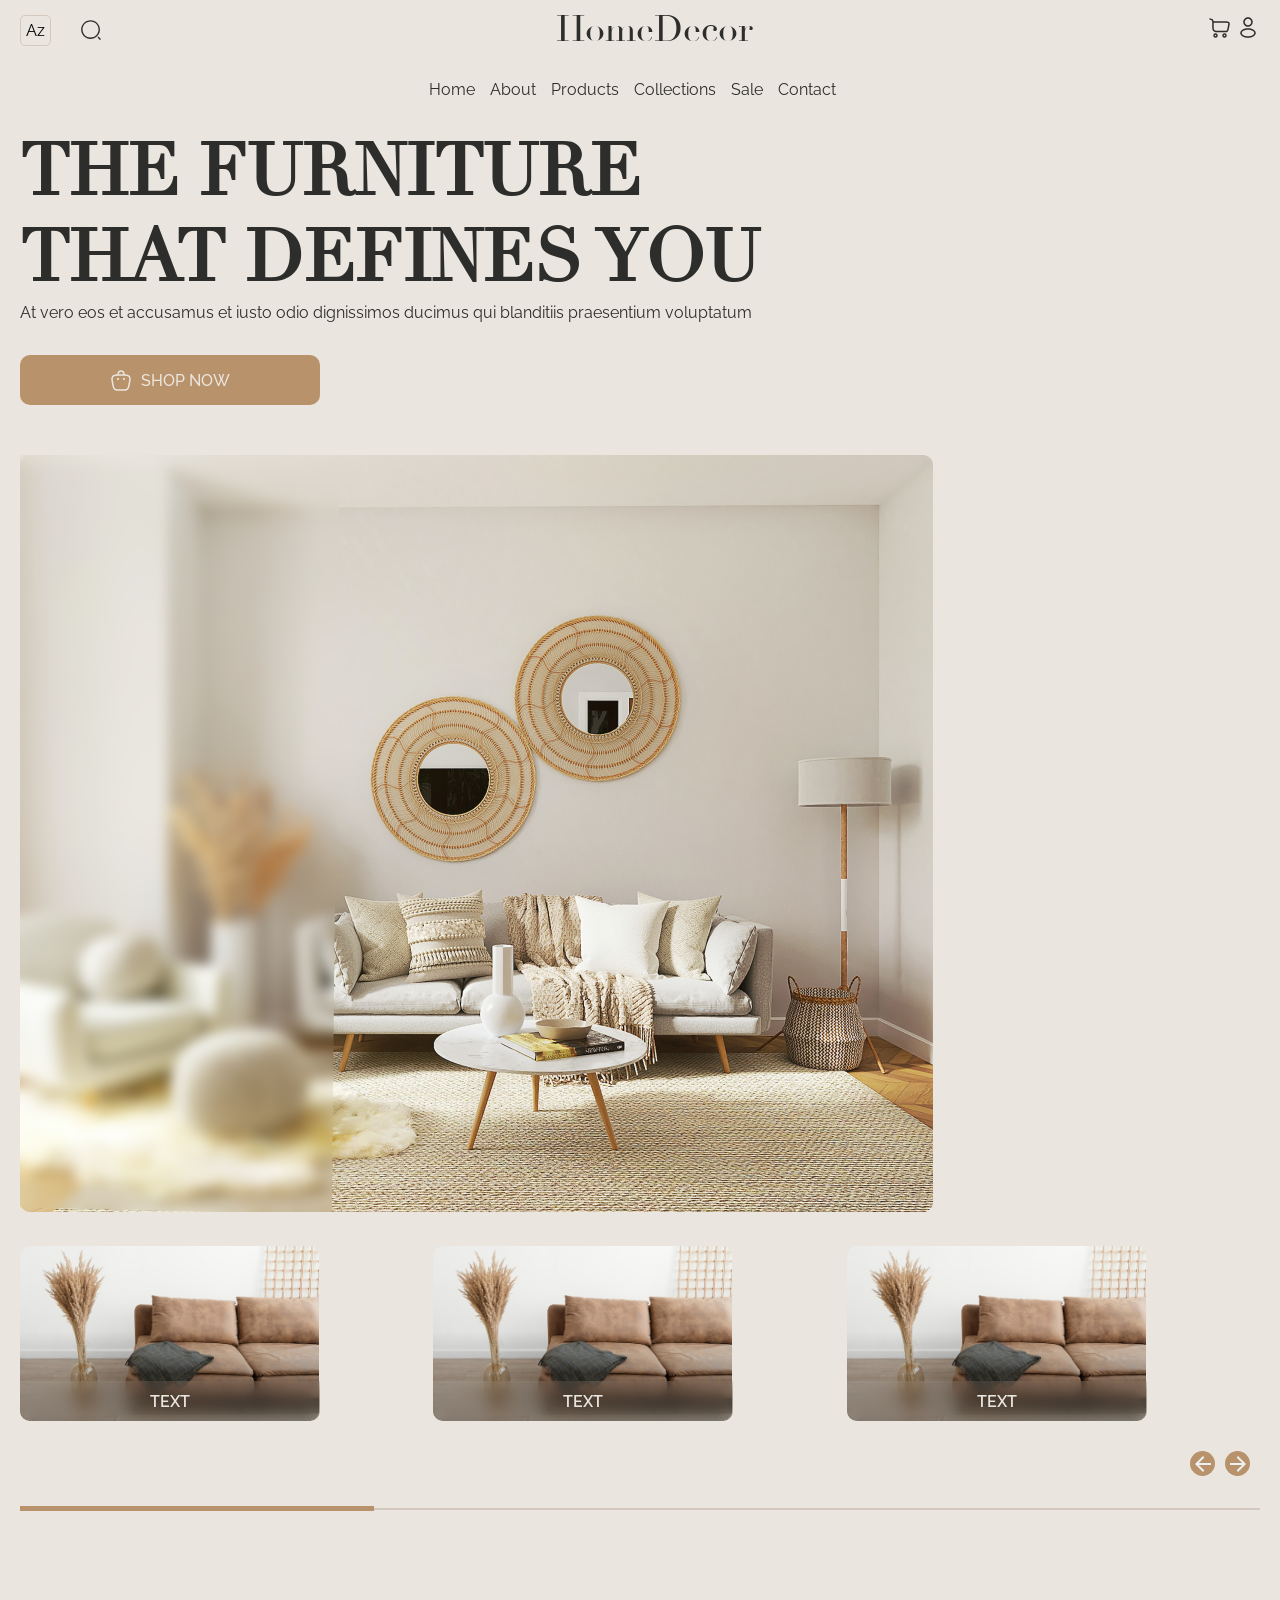
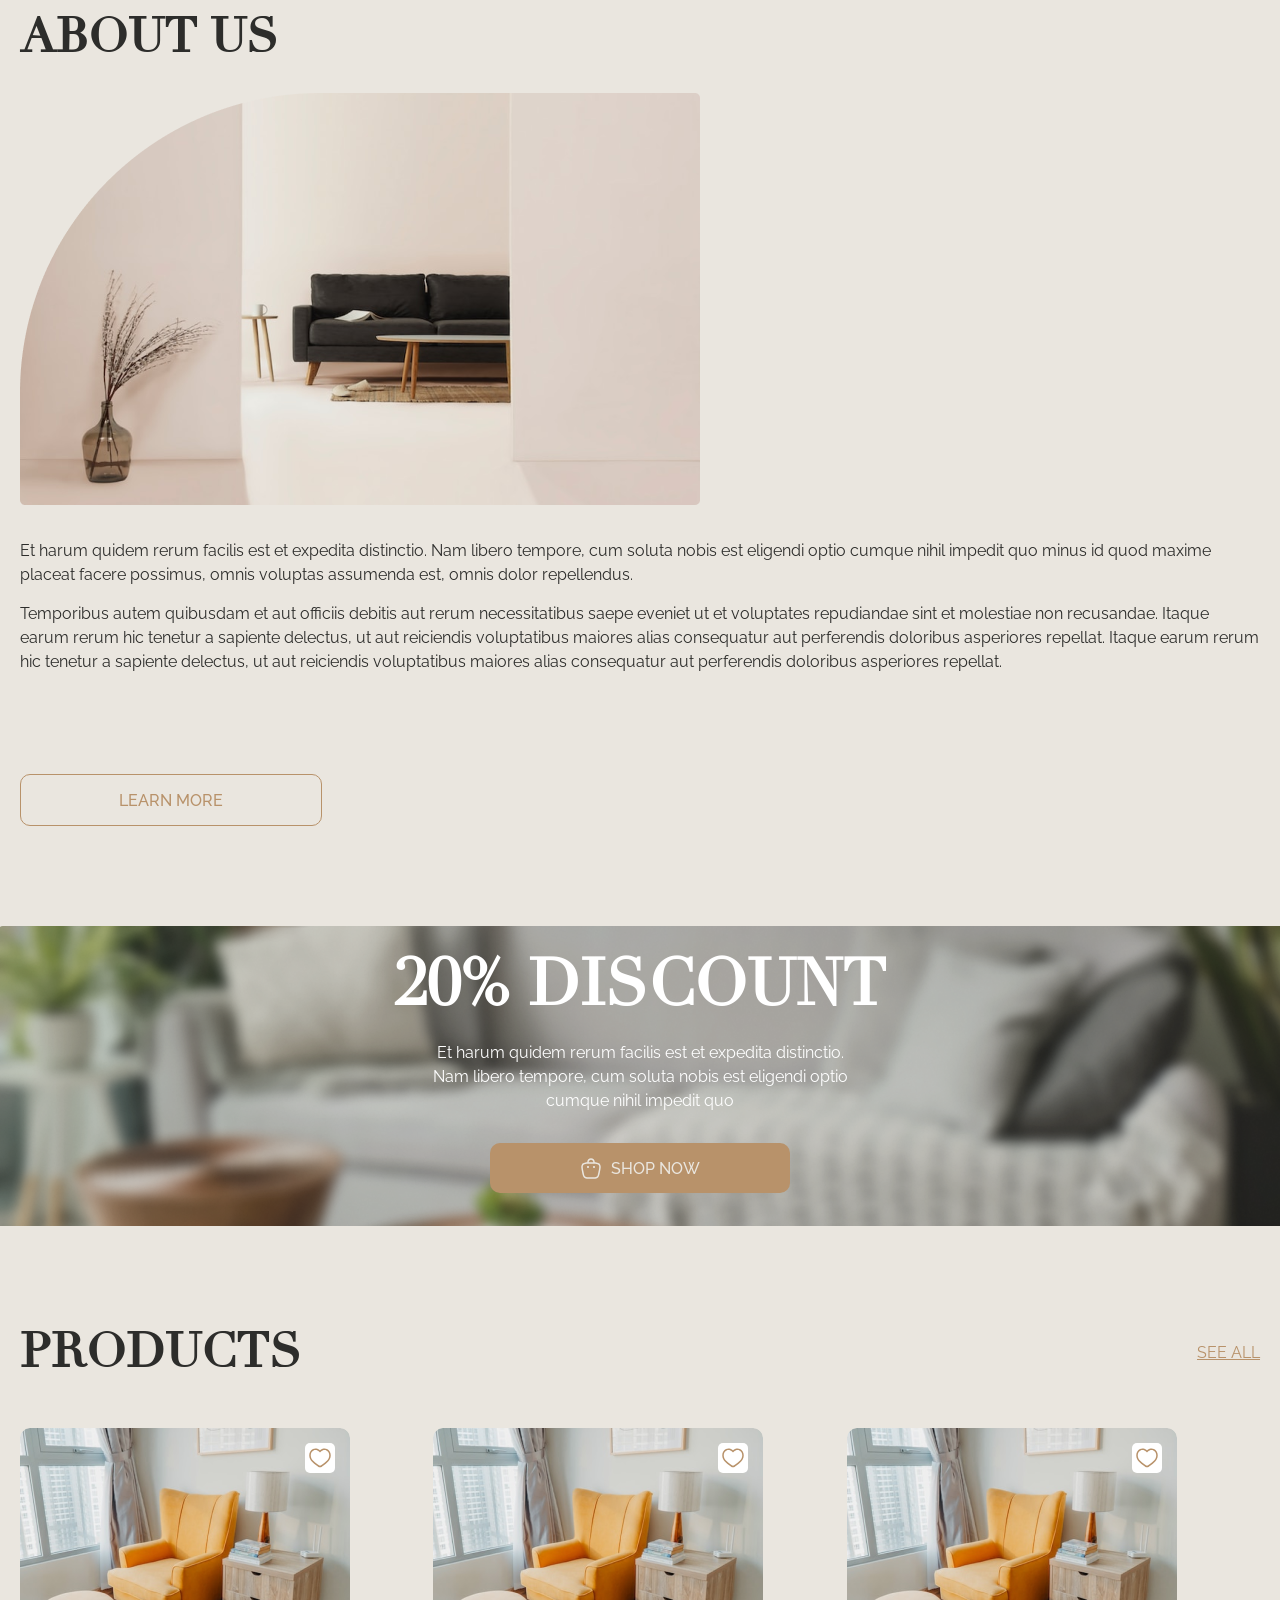
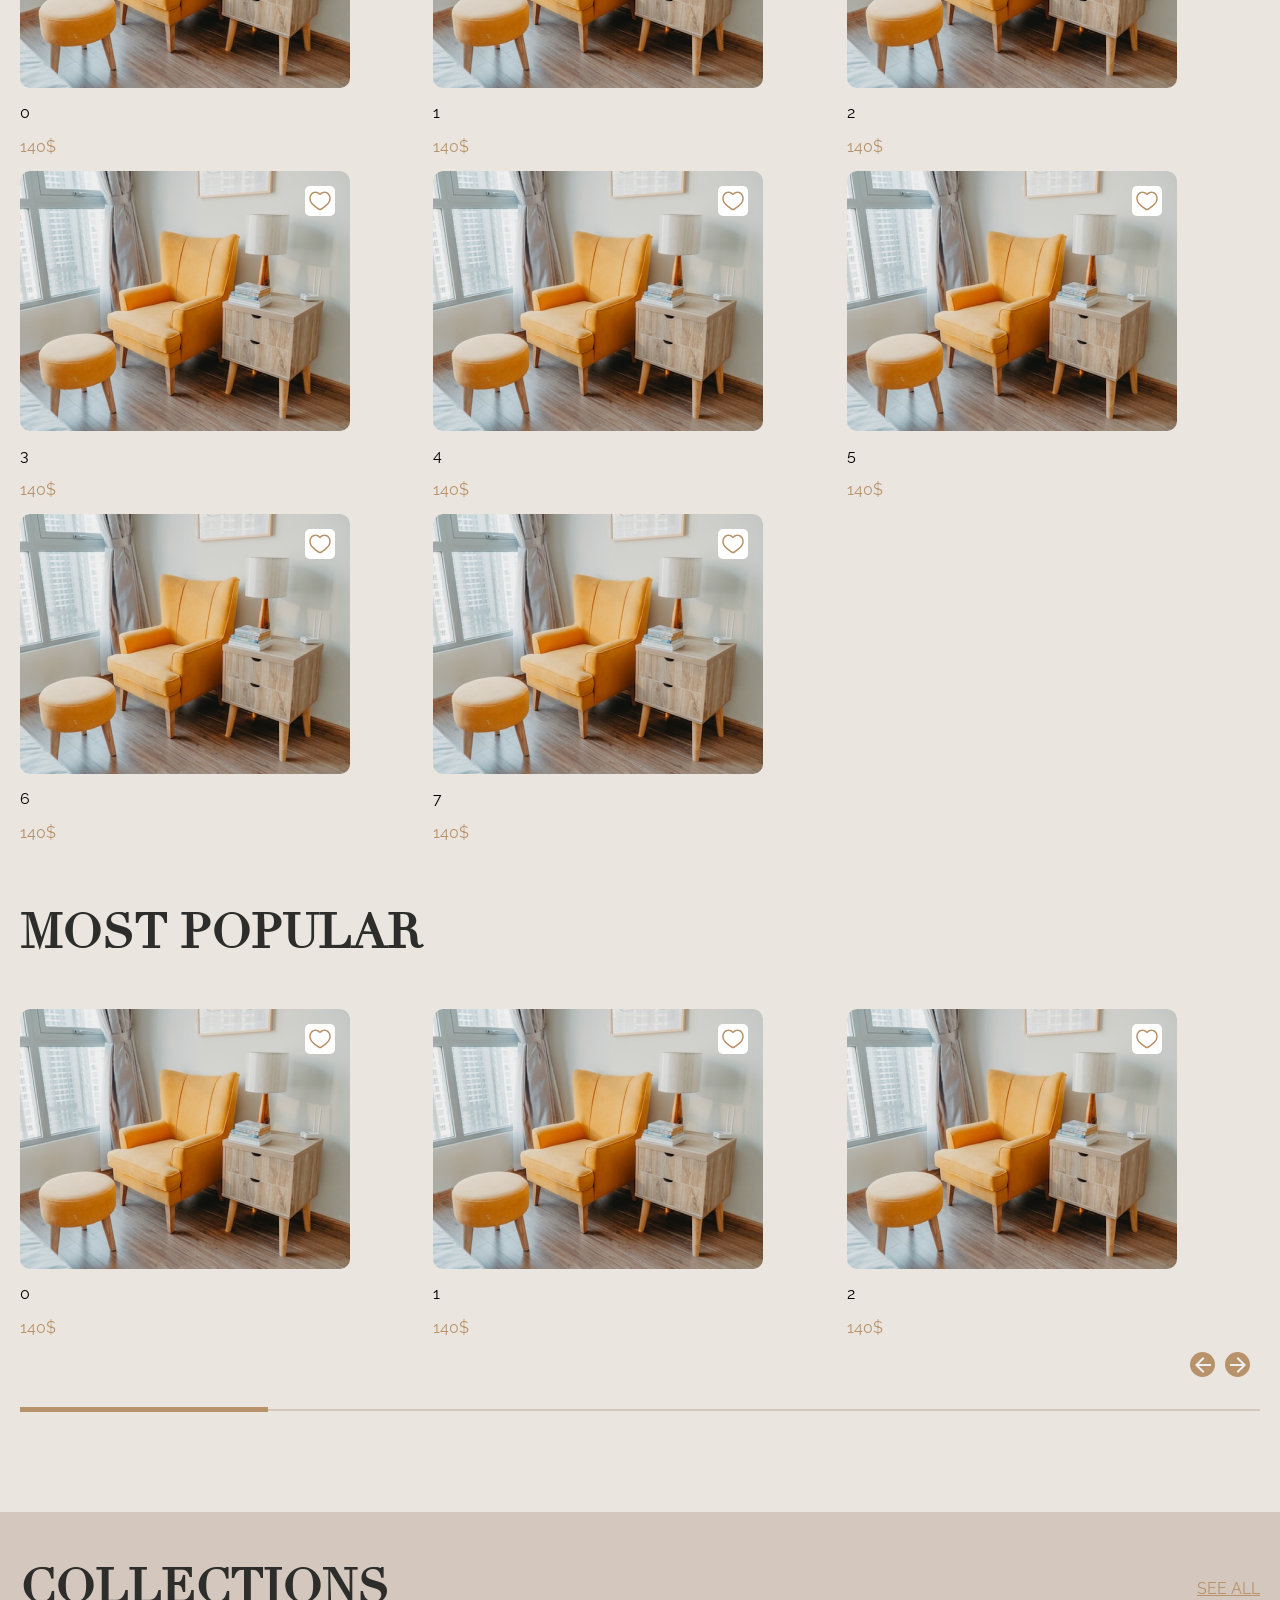
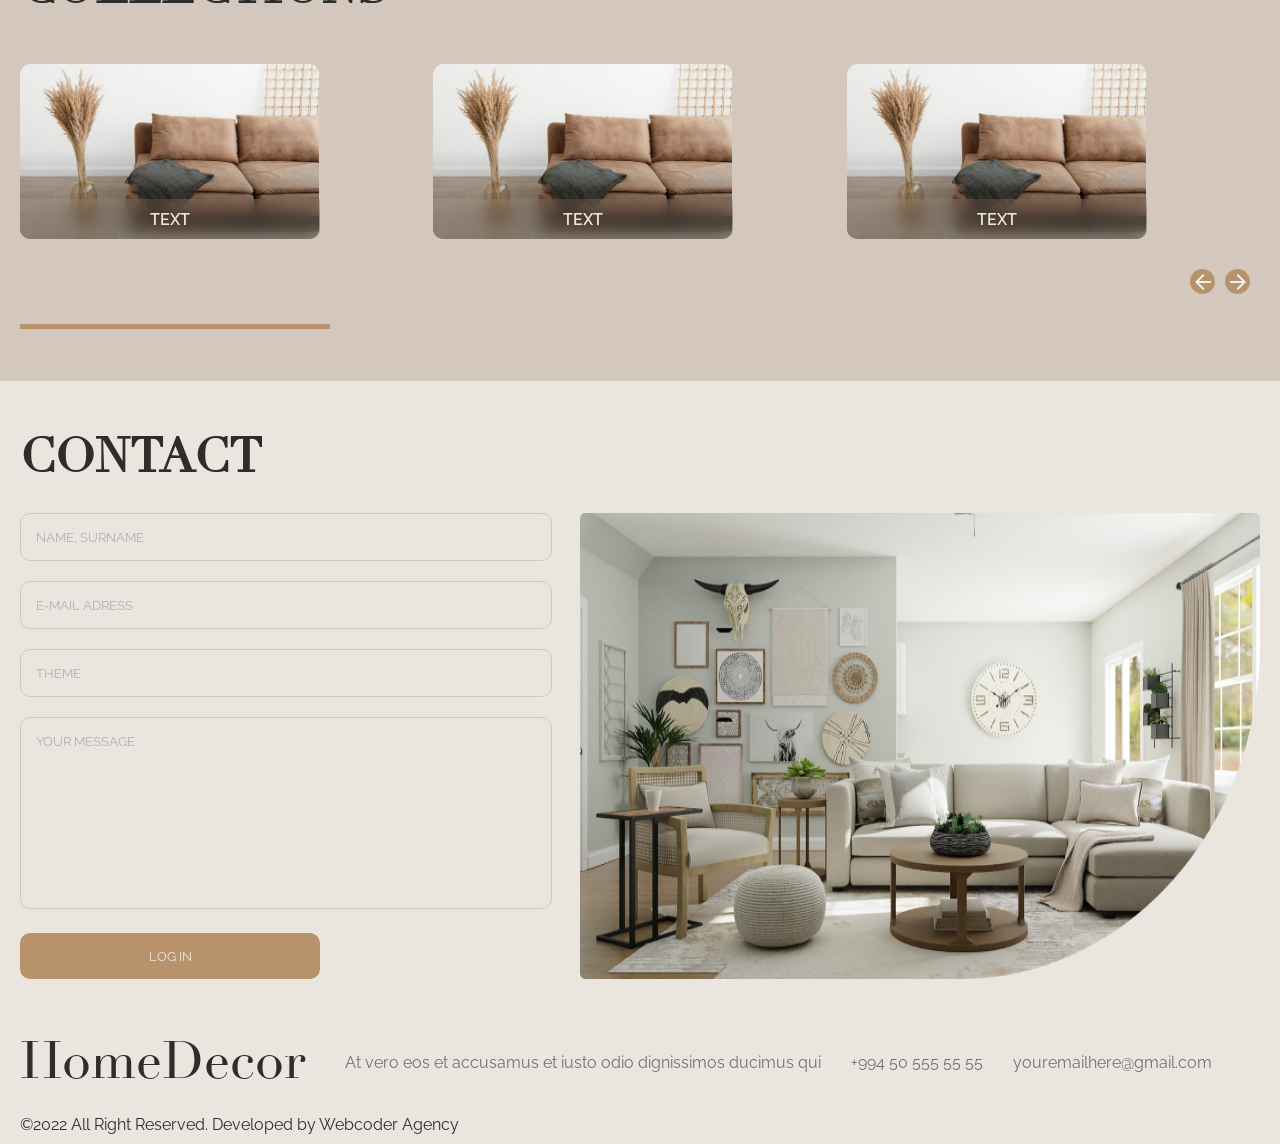
<file: html/index.html>
<!DOCTYPE html>
<html lang="en">
<head>
    <meta charset="UTF-8">
    <meta http-equiv="X-UA-Compatible" content="IE=edge">
    <meta name="viewport" content="width=device-width, initial-scale=1.0">
    <link rel="stylesheet" href="../css/index.css">
    <link href="https://fonts.googleapis.com/css2?family=Raleway:wght@400;500;700&display=swap" rel="stylesheet">
    <link rel="stylesheet" href="https://cdn.jsdelivr.net/npm/swiper@9/swiper-bundle.min.css" />
    <title>Home page</title>
</head>
<body>
    <div style="display: none;" class="shadow"></div> 
    <div style="display: none;" class="search-field">
        <svg  width="20" height="20" viewBox="0 0 20 20" fill="none" xmlns="http://www.w3.org/2000/svg">
            <path fill-rule="evenodd" clip-rule="evenodd" d="M9.54171 1.52081C5.11192 1.52081 1.52087 5.11186 1.52087 9.54165C1.52087 13.9714 5.11192 17.5625 9.54171 17.5625C13.9715 17.5625 17.5625 13.9714 17.5625 9.54165C17.5625 5.11186 13.9715 1.52081 9.54171 1.52081ZM0.145874 9.54165C0.145874 4.35247 4.35253 0.145813 9.54171 0.145813C14.7309 0.145813 18.9375 4.35247 18.9375 9.54165C18.9375 14.7308 14.7309 18.9375 9.54171 18.9375C4.35253 18.9375 0.145874 14.7308 0.145874 9.54165ZM16.8472 16.8472C17.1157 16.5787 17.551 16.5787 17.8195 16.8472L19.6528 18.6805C19.9213 18.949 19.9213 19.3843 19.6528 19.6528C19.3844 19.9213 18.9491 19.9213 18.6806 19.6528L16.8472 17.8195C16.5788 17.551 16.5788 17.1157 16.8472 16.8472Z" fill="#2D2D2B"/>
        </svg>
        <input placeholder="SEARCH OUR STORE" type="text">
        <div class="cross-icon" onclick="closeSearch()">
            <svg width="17" height="17" viewBox="0 0 17 17" fill="none" xmlns="http://www.w3.org/2000/svg">
                <path d="M16.0128 14.8631C16.0883 14.9386 16.1482 15.0282 16.189 15.1269C16.2299 15.2255 16.2509 15.3312 16.2509 15.438C16.2509 15.5447 16.2299 15.6504 16.189 15.7491C16.1482 15.8477 16.0883 15.9373 16.0128 16.0128C15.9373 16.0883 15.8477 16.1482 15.7491 16.189C15.6504 16.2299 15.5447 16.2509 15.438 16.2509C15.3312 16.2509 15.2255 16.2299 15.1269 16.189C15.0282 16.1482 14.9386 16.0883 14.8631 16.0128L8.12545 9.27412L1.3878 16.0128C1.23534 16.1653 1.02856 16.2509 0.812952 16.2509C0.597344 16.2509 0.390566 16.1653 0.238108 16.0128C0.08565 15.8603 4.25015e-09 15.6536 0 15.438C-4.25015e-09 15.2223 0.08565 15.0156 0.238108 14.8631L6.97678 8.12545L0.238108 1.3878C0.08565 1.23534 -1.60641e-09 1.02856 0 0.812952C1.60641e-09 0.597344 0.08565 0.390566 0.238108 0.238108C0.390566 0.08565 0.597344 1.60641e-09 0.812952 0C1.02856 -1.60641e-09 1.23534 0.08565 1.3878 0.238108L8.12545 6.97678L14.8631 0.238108C15.0156 0.08565 15.2223 -4.25015e-09 15.438 0C15.6536 4.25015e-09 15.8603 0.08565 16.0128 0.238108C16.1653 0.390566 16.2509 0.597344 16.2509 0.812952C16.2509 1.02856 16.1653 1.23534 16.0128 1.3878L9.27412 8.12545L16.0128 14.8631Z" fill="#2D2D2B"/>
            </svg>
        </div>
    </div>
    <div style="display: none;" class="mob-menu">
        <div class="mob-menu-top">
            <div class="basket-person-mob">
                <a class="basket-icon-link basket-icon-comp" href="basket.html">
                    <svg width="24" height="24" viewBox="0 0 24 24" fill="none" xmlns="http://www.w3.org/2000/svg">
                        <path d="M7.5 18C8.32843 18 9 18.6716 9 19.5C9 20.3284 8.32843 21 7.5 21C6.67157 21 6 20.3284 6 19.5C6 18.6716 6.67157 18 7.5 18Z" stroke="#2D2D2B" stroke-width="1.5"/>
                        <path d="M16.5 18.0001C17.3284 18.0001 18 18.6716 18 19.5001C18 20.3285 17.3284 21.0001 16.5 21.0001C15.6716 21.0001 15 20.3285 15 19.5001C15 18.6716 15.6716 18.0001 16.5 18.0001Z" stroke="#2D2D2B" stroke-width="1.5"/>
                        <path d="M2.26121 3.09184L2.50997 2.38429H2.50997L2.26121 3.09184ZM2.24876 2.29246C1.85799 2.15507 1.42984 2.36048 1.29246 2.75124C1.15507 3.14201 1.36048 3.57016 1.75124 3.70754L2.24876 2.29246ZM4.58584 4.32298L5.20507 3.89983V3.89983L4.58584 4.32298ZM5.88772 14.5862L5.34345 15.1022H5.34345L5.88772 14.5862ZM20.6578 9.88275L21.3923 10.0342L21.3933 10.0296L20.6578 9.88275ZM20.158 12.3075L20.8926 12.4589L20.158 12.3075ZM20.7345 6.69708L20.1401 7.15439L20.7345 6.69708ZM19.1336 15.0504L18.6598 14.469L19.1336 15.0504ZM5.70808 9.76V7.03836H4.20808V9.76H5.70808ZM2.50997 2.38429L2.24876 2.29246L1.75124 3.70754L2.01245 3.79938L2.50997 2.38429ZM10.9375 16.25H16.2404V14.75H10.9375V16.25ZM5.70808 7.03836C5.70808 6.3312 5.7091 5.7411 5.65719 5.26157C5.60346 4.76519 5.48705 4.31247 5.20507 3.89983L3.96661 4.74613C4.05687 4.87822 4.12657 5.05964 4.1659 5.42299C4.20706 5.8032 4.20808 6.29841 4.20808 7.03836H5.70808ZM2.01245 3.79938C2.68006 4.0341 3.11881 4.18965 3.44166 4.34806C3.74488 4.49684 3.87855 4.61727 3.96661 4.74613L5.20507 3.89983C4.92089 3.48397 4.54304 3.21763 4.10241 3.00143C3.68139 2.79485 3.14395 2.60719 2.50997 2.38429L2.01245 3.79938ZM4.20808 9.76C4.20808 11.2125 4.22171 12.2599 4.35876 13.0601C4.50508 13.9144 4.79722 14.5261 5.34345 15.1022L6.43198 14.0702C6.11182 13.7325 5.93913 13.4018 5.83723 12.8069C5.72607 12.1578 5.70808 11.249 5.70808 9.76H4.20808ZM10.9375 14.75C9.52069 14.75 8.53763 14.7482 7.79696 14.6432C7.08215 14.5418 6.70452 14.3576 6.43198 14.0702L5.34345 15.1022C5.93731 15.7286 6.69012 16.0013 7.58636 16.1283C8.45674 16.2518 9.56535 16.25 10.9375 16.25V14.75ZM4.95808 6.87H17.0888V5.37H4.95808V6.87ZM19.9232 9.73135L19.4235 12.1561L20.8926 12.4589L21.3923 10.0342L19.9232 9.73135ZM17.0888 6.87C17.9452 6.87 18.6989 6.871 19.2937 6.93749C19.5893 6.97053 19.8105 7.01643 19.9659 7.07105C20.1273 7.12776 20.153 7.17127 20.1401 7.15439L21.329 6.23978C21.094 5.93436 20.7636 5.76145 20.4632 5.65587C20.1567 5.54818 19.8101 5.48587 19.4604 5.44678C18.7646 5.369 17.9174 5.37 17.0888 5.37V6.87ZM21.3933 10.0296C21.5625 9.18167 21.7062 8.47024 21.7414 7.90038C21.7775 7.31418 21.7108 6.73617 21.329 6.23978L20.1401 7.15439C20.2021 7.23508 20.2706 7.38037 20.2442 7.80797C20.2168 8.25191 20.1002 8.84478 19.9223 9.73595L21.3933 10.0296ZM16.2404 16.25C17.0021 16.25 17.6413 16.2513 18.1566 16.1882C18.6923 16.1227 19.1809 15.9794 19.6074 15.6318L18.6598 14.469C18.5346 14.571 18.3571 14.6525 17.9744 14.6994C17.5712 14.7487 17.0397 14.75 16.2404 14.75V16.25ZM19.4235 12.1561C19.2621 12.9389 19.1535 13.4593 19.0238 13.8442C18.9007 14.2095 18.785 14.367 18.6598 14.469L19.6074 15.6318C20.0339 15.2842 20.2729 14.8346 20.4453 14.3232C20.6111 13.8312 20.7388 13.2049 20.8926 12.4589L19.4235 12.1561Z" fill="#2D2D2B"/>
                    </svg>
                    <div style="display: none;" class="basket-circle">1</div>
                </a>
                <a href="my-account.html">
                    <svg width="24" height="24" viewBox="0 0 24 24" fill="none" xmlns="http://www.w3.org/2000/svg">
                        <path fill-rule="evenodd" clip-rule="evenodd" d="M12 1.25C9.37665 1.25 7.25 3.37665 7.25 6C7.25 8.62335 9.37665 10.75 12 10.75C14.6234 10.75 16.75 8.62335 16.75 6C16.75 3.37665 14.6234 1.25 12 1.25ZM8.75 6C8.75 4.20507 10.2051 2.75 12 2.75C13.7949 2.75 15.25 4.20507 15.25 6C15.25 7.79493 13.7949 9.25 12 9.25C10.2051 9.25 8.75 7.79493 8.75 6Z" fill="#2D2D2B"/>
                        <path fill-rule="evenodd" clip-rule="evenodd" d="M12 12.25C9.96067 12.25 8.07752 12.7208 6.67815 13.5204C5.3 14.3079 4.25 15.5101 4.25 17C4.25 18.4899 5.3 19.6921 6.67815 20.4796C8.07752 21.2792 9.96067 21.75 12 21.75C14.0393 21.75 15.9225 21.2792 17.3219 20.4796C18.7 19.6921 19.75 18.4899 19.75 17C19.75 15.5101 18.7 14.3079 17.3219 13.5204C15.9225 12.7208 14.0393 12.25 12 12.25ZM5.75 17C5.75 16.2807 6.26701 15.483 7.42236 14.8228C8.55649 14.1747 10.1733 13.75 12 13.75C13.8267 13.75 15.4435 14.1747 16.5776 14.8228C17.733 15.483 18.25 16.2807 18.25 17C18.25 17.7193 17.733 18.517 16.5776 19.1772C15.4435 19.8253 13.8267 20.25 12 20.25C10.1733 20.25 8.55649 19.8253 7.42236 19.1772C6.26701 18.517 5.75 17.7193 5.75 17Z" fill="#2D2D2B"/>
                    </svg>
                </a>
            </div>
            <div class="cross-icon" onclick="closeMobMenu()">
                <svg width="17" height="17" viewBox="0 0 17 17" fill="none" xmlns="http://www.w3.org/2000/svg">
                    <path d="M16.0128 14.8631C16.0883 14.9386 16.1482 15.0282 16.189 15.1269C16.2299 15.2255 16.2509 15.3312 16.2509 15.438C16.2509 15.5447 16.2299 15.6504 16.189 15.7491C16.1482 15.8477 16.0883 15.9373 16.0128 16.0128C15.9373 16.0883 15.8477 16.1482 15.7491 16.189C15.6504 16.2299 15.5447 16.2509 15.438 16.2509C15.3312 16.2509 15.2255 16.2299 15.1269 16.189C15.0282 16.1482 14.9386 16.0883 14.8631 16.0128L8.12545 9.27412L1.3878 16.0128C1.23534 16.1653 1.02856 16.2509 0.812952 16.2509C0.597344 16.2509 0.390566 16.1653 0.238108 16.0128C0.08565 15.8603 4.25015e-09 15.6536 0 15.438C-4.25015e-09 15.2223 0.08565 15.0156 0.238108 14.8631L6.97678 8.12545L0.238108 1.3878C0.08565 1.23534 -1.60641e-09 1.02856 0 0.812952C1.60641e-09 0.597344 0.08565 0.390566 0.238108 0.238108C0.390566 0.08565 0.597344 1.60641e-09 0.812952 0C1.02856 -1.60641e-09 1.23534 0.08565 1.3878 0.238108L8.12545 6.97678L14.8631 0.238108C15.0156 0.08565 15.2223 -4.25015e-09 15.438 0C15.6536 4.25015e-09 15.8603 0.08565 16.0128 0.238108C16.1653 0.390566 16.2509 0.597344 16.2509 0.812952C16.2509 1.02856 16.1653 1.23534 16.0128 1.3878L9.27412 8.12545L16.0128 14.8631Z" fill="#2D2D2B"/>
                </svg>
            </div>
        </div>
        <ul class="nav-menu">
            <li class="nav-elem">
                <a href="index.html">Home</a>
            </li>
            <li class="nav-elem">
                <a href="about-us.html">About</a>
            </li>
            <li class="nav-elem">
                <a href="products.html">Products</a>
            </li>
            <li class="nav-elem">
                <a href="collections.html">Collections</a>
            </li>
            <li class="nav-elem">
                <a href="product.html">Sale</a>
            </li>
            <li class="nav-elem">
                <a href="contact.html">Contact</a>
            </li>
        </ul>
        <div class="langs-container">
            <div>Az</div>
            <div>En</div>
            <div>Ru</div>
        </div>
    </div>
    <div class="container">
      <div class="header">
        <div class="header-top">
            <div class="lang-search">
                <div class="lang">Az</div>
                <svg onclick="openSearch()" class="search-icon" width="20" height="20" viewBox="0 0 20 20" fill="none" xmlns="http://www.w3.org/2000/svg">
                    <path fill-rule="evenodd" clip-rule="evenodd" d="M9.54171 1.52081C5.11192 1.52081 1.52087 5.11186 1.52087 9.54165C1.52087 13.9714 5.11192 17.5625 9.54171 17.5625C13.9715 17.5625 17.5625 13.9714 17.5625 9.54165C17.5625 5.11186 13.9715 1.52081 9.54171 1.52081ZM0.145874 9.54165C0.145874 4.35247 4.35253 0.145813 9.54171 0.145813C14.7309 0.145813 18.9375 4.35247 18.9375 9.54165C18.9375 14.7308 14.7309 18.9375 9.54171 18.9375C4.35253 18.9375 0.145874 14.7308 0.145874 9.54165ZM16.8472 16.8472C17.1157 16.5787 17.551 16.5787 17.8195 16.8472L19.6528 18.6805C19.9213 18.949 19.9213 19.3843 19.6528 19.6528C19.3844 19.9213 18.9491 19.9213 18.6806 19.6528L16.8472 17.8195C16.5788 17.551 16.5788 17.1157 16.8472 16.8472Z" fill="#2D2D2B"/>
                </svg>
            </div>
            <h4 class="header-top-title">HomeDecor</h4>
            <div class="basket-person">
                <a class="basket-icon-link" href="basket.html">
                    <svg width="24" height="24" viewBox="0 0 24 24" fill="none" xmlns="http://www.w3.org/2000/svg">
                        <path d="M7.5 18C8.32843 18 9 18.6716 9 19.5C9 20.3284 8.32843 21 7.5 21C6.67157 21 6 20.3284 6 19.5C6 18.6716 6.67157 18 7.5 18Z" stroke="#2D2D2B" stroke-width="1.5"/>
                        <path d="M16.5 18.0001C17.3284 18.0001 18 18.6716 18 19.5001C18 20.3285 17.3284 21.0001 16.5 21.0001C15.6716 21.0001 15 20.3285 15 19.5001C15 18.6716 15.6716 18.0001 16.5 18.0001Z" stroke="#2D2D2B" stroke-width="1.5"/>
                        <path d="M2.26121 3.09184L2.50997 2.38429H2.50997L2.26121 3.09184ZM2.24876 2.29246C1.85799 2.15507 1.42984 2.36048 1.29246 2.75124C1.15507 3.14201 1.36048 3.57016 1.75124 3.70754L2.24876 2.29246ZM4.58584 4.32298L5.20507 3.89983V3.89983L4.58584 4.32298ZM5.88772 14.5862L5.34345 15.1022H5.34345L5.88772 14.5862ZM20.6578 9.88275L21.3923 10.0342L21.3933 10.0296L20.6578 9.88275ZM20.158 12.3075L20.8926 12.4589L20.158 12.3075ZM20.7345 6.69708L20.1401 7.15439L20.7345 6.69708ZM19.1336 15.0504L18.6598 14.469L19.1336 15.0504ZM5.70808 9.76V7.03836H4.20808V9.76H5.70808ZM2.50997 2.38429L2.24876 2.29246L1.75124 3.70754L2.01245 3.79938L2.50997 2.38429ZM10.9375 16.25H16.2404V14.75H10.9375V16.25ZM5.70808 7.03836C5.70808 6.3312 5.7091 5.7411 5.65719 5.26157C5.60346 4.76519 5.48705 4.31247 5.20507 3.89983L3.96661 4.74613C4.05687 4.87822 4.12657 5.05964 4.1659 5.42299C4.20706 5.8032 4.20808 6.29841 4.20808 7.03836H5.70808ZM2.01245 3.79938C2.68006 4.0341 3.11881 4.18965 3.44166 4.34806C3.74488 4.49684 3.87855 4.61727 3.96661 4.74613L5.20507 3.89983C4.92089 3.48397 4.54304 3.21763 4.10241 3.00143C3.68139 2.79485 3.14395 2.60719 2.50997 2.38429L2.01245 3.79938ZM4.20808 9.76C4.20808 11.2125 4.22171 12.2599 4.35876 13.0601C4.50508 13.9144 4.79722 14.5261 5.34345 15.1022L6.43198 14.0702C6.11182 13.7325 5.93913 13.4018 5.83723 12.8069C5.72607 12.1578 5.70808 11.249 5.70808 9.76H4.20808ZM10.9375 14.75C9.52069 14.75 8.53763 14.7482 7.79696 14.6432C7.08215 14.5418 6.70452 14.3576 6.43198 14.0702L5.34345 15.1022C5.93731 15.7286 6.69012 16.0013 7.58636 16.1283C8.45674 16.2518 9.56535 16.25 10.9375 16.25V14.75ZM4.95808 6.87H17.0888V5.37H4.95808V6.87ZM19.9232 9.73135L19.4235 12.1561L20.8926 12.4589L21.3923 10.0342L19.9232 9.73135ZM17.0888 6.87C17.9452 6.87 18.6989 6.871 19.2937 6.93749C19.5893 6.97053 19.8105 7.01643 19.9659 7.07105C20.1273 7.12776 20.153 7.17127 20.1401 7.15439L21.329 6.23978C21.094 5.93436 20.7636 5.76145 20.4632 5.65587C20.1567 5.54818 19.8101 5.48587 19.4604 5.44678C18.7646 5.369 17.9174 5.37 17.0888 5.37V6.87ZM21.3933 10.0296C21.5625 9.18167 21.7062 8.47024 21.7414 7.90038C21.7775 7.31418 21.7108 6.73617 21.329 6.23978L20.1401 7.15439C20.2021 7.23508 20.2706 7.38037 20.2442 7.80797C20.2168 8.25191 20.1002 8.84478 19.9223 9.73595L21.3933 10.0296ZM16.2404 16.25C17.0021 16.25 17.6413 16.2513 18.1566 16.1882C18.6923 16.1227 19.1809 15.9794 19.6074 15.6318L18.6598 14.469C18.5346 14.571 18.3571 14.6525 17.9744 14.6994C17.5712 14.7487 17.0397 14.75 16.2404 14.75V16.25ZM19.4235 12.1561C19.2621 12.9389 19.1535 13.4593 19.0238 13.8442C18.9007 14.2095 18.785 14.367 18.6598 14.469L19.6074 15.6318C20.0339 15.2842 20.2729 14.8346 20.4453 14.3232C20.6111 13.8312 20.7388 13.2049 20.8926 12.4589L19.4235 12.1561Z" fill="#2D2D2B"/>
                    </svg>
                    <div style="display: none;" class="basket-circle">1</div>
                </a>
                <a href="my-account.html">
                    <svg width="24" height="24" viewBox="0 0 24 24" fill="none" xmlns="http://www.w3.org/2000/svg">
                        <path fill-rule="evenodd" clip-rule="evenodd" d="M12 1.25C9.37665 1.25 7.25 3.37665 7.25 6C7.25 8.62335 9.37665 10.75 12 10.75C14.6234 10.75 16.75 8.62335 16.75 6C16.75 3.37665 14.6234 1.25 12 1.25ZM8.75 6C8.75 4.20507 10.2051 2.75 12 2.75C13.7949 2.75 15.25 4.20507 15.25 6C15.25 7.79493 13.7949 9.25 12 9.25C10.2051 9.25 8.75 7.79493 8.75 6Z" fill="#2D2D2B"/>
                        <path fill-rule="evenodd" clip-rule="evenodd" d="M12 12.25C9.96067 12.25 8.07752 12.7208 6.67815 13.5204C5.3 14.3079 4.25 15.5101 4.25 17C4.25 18.4899 5.3 19.6921 6.67815 20.4796C8.07752 21.2792 9.96067 21.75 12 21.75C14.0393 21.75 15.9225 21.2792 17.3219 20.4796C18.7 19.6921 19.75 18.4899 19.75 17C19.75 15.5101 18.7 14.3079 17.3219 13.5204C15.9225 12.7208 14.0393 12.25 12 12.25ZM5.75 17C5.75 16.2807 6.26701 15.483 7.42236 14.8228C8.55649 14.1747 10.1733 13.75 12 13.75C13.8267 13.75 15.4435 14.1747 16.5776 14.8228C17.733 15.483 18.25 16.2807 18.25 17C18.25 17.7193 17.733 18.517 16.5776 19.1772C15.4435 19.8253 13.8267 20.25 12 20.25C10.1733 20.25 8.55649 19.8253 7.42236 19.1772C6.26701 18.517 5.75 17.7193 5.75 17Z" fill="#2D2D2B"/>
                    </svg>
                </a>
            </div>
            <div class="search-mob-menu">
                <svg onclick="openSearch()" width="20" height="20" viewBox="0 0 20 20" fill="none" xmlns="http://www.w3.org/2000/svg">
                    <path fill-rule="evenodd" clip-rule="evenodd" d="M9.54171 1.52081C5.11192 1.52081 1.52087 5.11186 1.52087 9.54165C1.52087 13.9714 5.11192 17.5625 9.54171 17.5625C13.9715 17.5625 17.5625 13.9714 17.5625 9.54165C17.5625 5.11186 13.9715 1.52081 9.54171 1.52081ZM0.145874 9.54165C0.145874 4.35247 4.35253 0.145813 9.54171 0.145813C14.7309 0.145813 18.9375 4.35247 18.9375 9.54165C18.9375 14.7308 14.7309 18.9375 9.54171 18.9375C4.35253 18.9375 0.145874 14.7308 0.145874 9.54165ZM16.8472 16.8472C17.1157 16.5787 17.551 16.5787 17.8195 16.8472L19.6528 18.6805C19.9213 18.949 19.9213 19.3843 19.6528 19.6528C19.3844 19.9213 18.9491 19.9213 18.6806 19.6528L16.8472 17.8195C16.5788 17.551 16.5788 17.1157 16.8472 16.8472Z" fill="#2D2D2B"/>
                </svg>
                <svg class="mob-menu-icon" onclick="openMobMenu()" width="18" height="14" viewBox="0 0 18 14" fill="none" xmlns="http://www.w3.org/2000/svg">
                    <path d="M1 1H17M1 7H17M1 13H17" stroke="#2D2D2B" stroke-width="2" stroke-linecap="round" stroke-linejoin="round"/>
                </svg>
            </div>
        </div>
        <div class="nav-menu-container">
            <ul class="nav-menu">
                <li class="nav-elem">
                    <a href="index.html">Home</a>
                </li>
                <li class="nav-elem">
                    <a href="about-us.html">About</a>
                </li>
                <li class="nav-elem">
                    <a href="products.html">Products</a>
                </li>
                <li class="nav-elem">
                    <a href="collections.html">Collections</a>
                </li>
                <li class="nav-elem">
                    <a href="product.html">Sale</a>
                </li>
                <li class="nav-elem">
                    <a href="contact.html">Contact</a>
                </li>
            </ul>
        </div>
        <div class="header-phrase-img">
            <div class="header-phrase-left">
                <h1>
                    THE FURNITURE
                    <br>
                    THAT DEFINES YOU
                </h1>
                <div class="phrase-text">At vero eos et accusamus et iusto odio dignissimos ducimus qui blanditiis praesentium voluptatum</div>
                <div class="shop-now-btn-normal">
                    <svg width="20" height="21" viewBox="0 0 20 21" fill="none" xmlns="http://www.w3.org/2000/svg">
                        <path d="M13 10C13.5523 10 14 9.55229 14 9C14 8.44771 13.5523 8 13 8C12.4477 8 12 8.44771 12 9C12 9.55229 12.4477 10 13 10Z" fill="#EAE6DF"/>
                        <path d="M8 9C8 9.55229 7.55228 10 7 10C6.44771 10 6 9.55229 6 9C6 8.44771 6.44771 8 7 8C7.55228 8 8 8.44771 8 9Z" fill="#EAE6DF"/>
                        <path fill-rule="evenodd" clip-rule="evenodd" d="M6.25 4.27567V4C6.25 1.92893 7.92893 0.25 10 0.25C12.0711 0.25 13.75 1.92893 13.75 4V4.27567C14.4084 4.29605 14.9947 4.33261 15.5149 4.39818C16.7162 4.54961 17.6886 4.8682 18.4397 5.6018C18.6903 5.84656 18.9131 6.1183 19.1039 6.41205C19.676 7.29247 19.7977 8.30842 19.7106 9.51604C19.6254 10.6979 19.3286 12.1818 18.952 14.0648L18.9328 14.1604C18.6715 15.4673 18.4635 16.5074 18.2061 17.3256C17.941 18.1683 17.6025 18.8497 17.0361 19.4017C16.8414 19.5915 16.6306 19.7643 16.4063 19.918C15.754 20.3651 15.0194 20.5634 14.1411 20.6581C13.2883 20.75 12.2276 20.75 10.8948 20.75H9.10528C7.77249 20.75 6.71181 20.75 5.85904 20.6581C4.98068 20.5634 4.24614 20.3651 3.59385 19.918C3.3695 19.7643 3.15877 19.5915 2.96399 19.4017C2.39766 18.8497 2.05914 18.1683 1.79405 17.3256C1.53667 16.5074 1.32867 15.4673 1.06729 14.1604L1.04822 14.065C0.671577 12.1819 0.374781 10.698 0.289538 9.51604C0.202441 8.30842 0.324151 7.29247 0.896189 6.41205C1.08705 6.1183 1.30982 5.84656 1.56044 5.6018C2.31157 4.8682 3.28392 4.54961 4.48518 4.39818C5.00535 4.33261 5.59162 4.29605 6.25 4.27567ZM7.75 4C7.75 2.75736 8.75736 1.75 10 1.75C11.2426 1.75 12.25 2.75736 12.25 4V4.2522C11.8258 4.24999 11.378 4.25 10.9055 4.25H9.09462C8.62211 4.25 8.17425 4.24999 7.75 4.2522V4ZM2.60849 6.67491C3.02293 6.27015 3.61646 6.01956 4.67278 5.88641C5.74368 5.75141 7.1623 5.75 9.14859 5.75H10.8515C12.8378 5.75 14.2564 5.75141 15.3273 5.88641C16.3837 6.01956 16.9772 6.27015 17.3916 6.67491C17.5631 6.84238 17.7155 7.02831 17.8461 7.2293C18.1617 7.71507 18.2911 8.34622 18.2145 9.40814C18.1368 10.4847 17.86 11.8761 17.4705 13.8238C17.1987 15.1827 17.0055 16.1434 16.7752 16.8755C16.5498 17.5919 16.3103 18.0145 15.9892 18.3275C15.8559 18.4573 15.7118 18.5755 15.5582 18.6808C15.1884 18.9343 14.7271 19.0863 13.9803 19.1667C13.2173 19.249 12.2374 19.25 10.8515 19.25H9.14859C7.76271 19.25 6.78285 19.249 6.01978 19.1667C5.27307 19.0863 4.81176 18.9343 4.44188 18.6808C4.28838 18.5755 4.1442 18.4573 4.01093 18.3275C3.68979 18.0145 3.45028 17.5919 3.22492 16.8755C2.99463 16.1434 2.80147 15.1828 2.52967 13.8238C2.14013 11.8761 1.8633 10.4847 1.78565 9.40814C1.70906 8.34622 1.83838 7.71507 2.15401 7.2293C2.2846 7.02831 2.43702 6.84238 2.60849 6.67491Z" fill="#EAE6DF"/>
                    </svg>
                    <div class="shop-now-btn-text">
                        <a href="products.html">
                            SHOP NOW
                        </a>
                    </div> 
                </div>
            </div>
            <div class="header-container">
                <img class="header-img" src="../pics/home1.png" alt="">
                <div class="blur"></div>
            </div>
        </div>
        <div class="slider1">
            <div class="swiper mySwiper">
                <div class="swiper-wrapper">
                  <div class="swiper-slide">
                    <div class="slider1-elem">
                        <div class="blured-block-text">TEXT</div>
                    </div> 
                  </div>
                  <div class="swiper-slide">
                    <div class="slider1-elem">
                        <div class="blured-block-text">TEXT</div>
                    </div> 
                  </div>
                  <div class="swiper-slide">
                    <div class="slider1-elem">
                        <div class="blured-block-text">TEXT</div>
                    </div> 
                  </div>
                  <div class="swiper-slide">
                    <div class="slider1-elem">
                        <div class="blured-block-text">TEXT</div>
                    </div> 
                  </div>
                  <div class="swiper-slide">
                    <div class="slider1-elem">
                        <div class="blured-block-text">TEXT</div>
                    </div> 
                  </div>
                  <div class="swiper-slide">
                    <div class="slider1-elem">
                        <div class="blured-block-text">TEXT</div>
                    </div> 
                  </div>
                  <div class="swiper-slide">
                    <div class="slider1-elem">
                        <div class="blured-block-text">TEXT</div>
                    </div> 
                  </div>
                  <div class="swiper-slide">
                    <div class="slider1-elem">
                        <div class="blured-block-text">TEXT</div>
                    </div> 
                  </div>
                  <div class="swiper-slide">
                    <div class="slider1-elem">
                        <div class="blured-block-text">TEXT</div>
                    </div> 
                  </div>
                </div>
            </div>
        </div>
        <div class="slider-btns">
            <div class="circle header-slider-previous">
                <svg width="16" height="16" viewBox="0 0 16 16" fill="none" xmlns="http://www.w3.org/2000/svg">
                    <path d="M8 16L0 8L8 0L9.425 1.4L3.825 7H16V9H3.825L9.425 14.6L8 16Z" fill="#EEF0F2"/>
                </svg>
            </div>
            <div class="circle header-slider-next">
                <svg width="16" height="16" viewBox="0 0 16 16" fill="none" xmlns="http://www.w3.org/2000/svg">
                    <path d="M8 0L16 8L8 16L6.575 14.6L12.175 9H0V7H12.175L6.575 1.4L8 0Z" fill="#EEF0F2"/>
                </svg>                    
            </div>
        </div>
        <div class="lines">
            <div class="tall-line1"></div>
            <div class="thin-line"></div>
        </div>
      </div>
      <div class="about-us-container">
        <h3 class="about-us-main-words">ABOUT US</h3>
        <div class="about-us-below">
            <img class="about-us-img" src="/pics/home3.png" alt="">
            <div class="about-us-txt-btn">
                <div class="about-us-txt">
                    <div class="about-us-first-paragraph">Et harum quidem rerum facilis est et expedita distinctio. Nam libero tempore, cum soluta nobis est eligendi optio cumque nihil impedit quo minus id quod maxime placeat facere possimus, omnis voluptas assumenda est, omnis dolor repellendus.</div>
                    <div class="about-us-second-paragraph"> Temporibus autem quibusdam et aut officiis debitis aut rerum necessitatibus saepe eveniet ut et voluptates repudiandae sint et molestiae non recusandae. Itaque earum rerum hic tenetur a sapiente delectus, ut aut reiciendis voluptatibus maiores alias consequatur aut perferendis doloribus asperiores repellat.  Itaque earum rerum hic tenetur a sapiente delectus, ut aut reiciendis voluptatibus maiores alias consequatur aut perferendis doloribus asperiores repellat.</div>                    
                </div>
                <div class="learn-more-btn-normal">
                    <div class="learn-more-btn-text">LEARN MORE</div>
                </div>
            </div>
        </div>
      </div>
      <div class="discount-container">
        <div class="discount-block">
            <h2 class="mob-h2">20% DISCOUNT</h2>
            <div class="discount-txt">Et harum quidem rerum facilis est et expedita distinctio. Nam libero tempore, cum soluta nobis est eligendi optio cumque nihil impedit quo </div>
            <div class="shop-now-btn-normal">
                <svg width="20" height="21" viewBox="0 0 20 21" fill="none" xmlns="http://www.w3.org/2000/svg">
                    <path d="M13 10C13.5523 10 14 9.55229 14 9C14 8.44771 13.5523 8 13 8C12.4477 8 12 8.44771 12 9C12 9.55229 12.4477 10 13 10Z" fill="#EAE6DF"/>
                    <path d="M8 9C8 9.55229 7.55228 10 7 10C6.44771 10 6 9.55229 6 9C6 8.44771 6.44771 8 7 8C7.55228 8 8 8.44771 8 9Z" fill="#EAE6DF"/>
                    <path fill-rule="evenodd" clip-rule="evenodd" d="M6.25 4.27567V4C6.25 1.92893 7.92893 0.25 10 0.25C12.0711 0.25 13.75 1.92893 13.75 4V4.27567C14.4084 4.29605 14.9947 4.33261 15.5149 4.39818C16.7162 4.54961 17.6886 4.8682 18.4397 5.6018C18.6903 5.84656 18.9131 6.1183 19.1039 6.41205C19.676 7.29247 19.7977 8.30842 19.7106 9.51604C19.6254 10.6979 19.3286 12.1818 18.952 14.0648L18.9328 14.1604C18.6715 15.4673 18.4635 16.5074 18.2061 17.3256C17.941 18.1683 17.6025 18.8497 17.0361 19.4017C16.8414 19.5915 16.6306 19.7643 16.4063 19.918C15.754 20.3651 15.0194 20.5634 14.1411 20.6581C13.2883 20.75 12.2276 20.75 10.8948 20.75H9.10528C7.77249 20.75 6.71181 20.75 5.85904 20.6581C4.98068 20.5634 4.24614 20.3651 3.59385 19.918C3.3695 19.7643 3.15877 19.5915 2.96399 19.4017C2.39766 18.8497 2.05914 18.1683 1.79405 17.3256C1.53667 16.5074 1.32867 15.4673 1.06729 14.1604L1.04822 14.065C0.671577 12.1819 0.374781 10.698 0.289538 9.51604C0.202441 8.30842 0.324151 7.29247 0.896189 6.41205C1.08705 6.1183 1.30982 5.84656 1.56044 5.6018C2.31157 4.8682 3.28392 4.54961 4.48518 4.39818C5.00535 4.33261 5.59162 4.29605 6.25 4.27567ZM7.75 4C7.75 2.75736 8.75736 1.75 10 1.75C11.2426 1.75 12.25 2.75736 12.25 4V4.2522C11.8258 4.24999 11.378 4.25 10.9055 4.25H9.09462C8.62211 4.25 8.17425 4.24999 7.75 4.2522V4ZM2.60849 6.67491C3.02293 6.27015 3.61646 6.01956 4.67278 5.88641C5.74368 5.75141 7.1623 5.75 9.14859 5.75H10.8515C12.8378 5.75 14.2564 5.75141 15.3273 5.88641C16.3837 6.01956 16.9772 6.27015 17.3916 6.67491C17.5631 6.84238 17.7155 7.02831 17.8461 7.2293C18.1617 7.71507 18.2911 8.34622 18.2145 9.40814C18.1368 10.4847 17.86 11.8761 17.4705 13.8238C17.1987 15.1827 17.0055 16.1434 16.7752 16.8755C16.5498 17.5919 16.3103 18.0145 15.9892 18.3275C15.8559 18.4573 15.7118 18.5755 15.5582 18.6808C15.1884 18.9343 14.7271 19.0863 13.9803 19.1667C13.2173 19.249 12.2374 19.25 10.8515 19.25H9.14859C7.76271 19.25 6.78285 19.249 6.01978 19.1667C5.27307 19.0863 4.81176 18.9343 4.44188 18.6808C4.28838 18.5755 4.1442 18.4573 4.01093 18.3275C3.68979 18.0145 3.45028 17.5919 3.22492 16.8755C2.99463 16.1434 2.80147 15.1828 2.52967 13.8238C2.14013 11.8761 1.8633 10.4847 1.78565 9.40814C1.70906 8.34622 1.83838 7.71507 2.15401 7.2293C2.2846 7.02831 2.43702 6.84238 2.60849 6.67491Z" fill="#EAE6DF"/>
                </svg>
                <div class="shop-now-btn-text">
                    <a href="products.html">
                        SHOP NOW
                    </a>
                </div> 
            </div>
        </div>
      </div>
      <div class="products-container">
        <div class="products-top">
            <h3>PRODUCTS</h3>
            <div class="see-all">SEE ALL</div>
        </div>
        <div class="products-below-mob">
            <div class="swiper mySwiper2">
                <div class="swiper-wrapper wrapper1"></div>
            </div>
        </div>
        <div class="products-below"></div>
        <div class="see-all-mob">SEE ALL</div>
      </div>
      <div class="most-popular-container">
        <div class="most-popular-title">
            <h3>MOST POPULAR</h3>
        </div>
        <div class="swiper mySwiper3">
            <div class="swiper-wrapper wrapper2"></div>
        </div>
        <div class="slider-btns">
            <div class="circle most-popular-previous">
                <svg width="16" height="16" viewBox="0 0 16 16" fill="none" xmlns="http://www.w3.org/2000/svg">
                    <path d="M8 16L0 8L8 0L9.425 1.4L3.825 7H16V9H3.825L9.425 14.6L8 16Z" fill="#EEF0F2"/>
                </svg>
            </div>
            <div class="circle most-popular-next">
                <svg width="16" height="16" viewBox="0 0 16 16" fill="none" xmlns="http://www.w3.org/2000/svg">
                    <path d="M8 0L16 8L8 16L6.575 14.6L12.175 9H0V7H12.175L6.575 1.4L8 0Z" fill="#EEF0F2"/>
                </svg>                    
            </div>
        </div>
        <div class="lines">
            <div class="tall-line2"></div>
            <div class="thin-line"></div>
        </div>
      </div>
      <div class="collections-container">
        <div class="products-top">
            <h3>COLLECTIONS</h3>
            <div class="see-all">SEE ALL</div>
        </div>
        <div class="collections-slider">
            <div class="slider1">
                <div class="swiper mySwiper4">
                    <div class="swiper-wrapper">
                      <div class="swiper-slide">
                        <div class="slider1-elem">
                            <div class="blured-block-text">TEXT</div>
                        </div> 
                      </div>
                      <div class="swiper-slide">
                        <div class="slider1-elem">
                            <div class="blured-block-text">TEXT</div>
                        </div> 
                      </div>
                      <div class="swiper-slide">
                        <div class="slider1-elem">
                            <div class="blured-block-text">TEXT</div>
                        </div> 
                      </div>
                      <div class="swiper-slide">
                        <div class="slider1-elem">
                            <div class="blured-block-text">TEXT</div>
                        </div> 
                      </div>
                      <div class="swiper-slide">
                        <div class="slider1-elem">
                            <div class="blured-block-text">TEXT</div>
                        </div> 
                      </div>
                      <div class="swiper-slide">
                        <div class="slider1-elem">
                            <div class="blured-block-text">TEXT</div>
                        </div> 
                      </div>
                      <div class="swiper-slide">
                        <div class="slider1-elem">
                            <div class="blured-block-text">TEXT</div>
                        </div> 
                      </div>
                      <div class="swiper-slide">
                        <div class="slider1-elem">
                            <div class="blured-block-text">TEXT</div>
                        </div> 
                      </div>
                      <div class="swiper-slide">
                        <div class="slider1-elem">
                            <div class="blured-block-text">TEXT</div>
                        </div> 
                      </div>
                    </div>
                </div>
            </div>
            <div class="slider-btns">
                <div class="circle slider4-previous">
                    <svg width="16" height="16" viewBox="0 0 16 16" fill="none" xmlns="http://www.w3.org/2000/svg">
                        <path d="M8 16L0 8L8 0L9.425 1.4L3.825 7H16V9H3.825L9.425 14.6L8 16Z" fill="#EEF0F2"/>
                    </svg>
                </div>
                <div class="circle slider4-next">
                    <svg width="16" height="16" viewBox="0 0 16 16" fill="none" xmlns="http://www.w3.org/2000/svg">
                        <path d="M8 0L16 8L8 16L6.575 14.6L12.175 9H0V7H12.175L6.575 1.4L8 0Z" fill="#EEF0F2"/>
                    </svg>                    
                </div>
            </div>
        </div>
        <div class="collections-slider-mob">
            <div class="slider1">
                <div class="swiper mySwiper5">
                    <div class="swiper-wrapper">
                      <div class="swiper-slide">
                        <div class="slider1-elem">
                            <div class="blured-block-text">TEXT</div>
                        </div> 
                      </div>
                      <div class="swiper-slide">
                        <div class="slider1-elem">
                            <div class="blured-block-text">TEXT</div>
                        </div> 
                      </div>
                      <div class="swiper-slide">
                        <div class="slider1-elem">
                            <div class="blured-block-text">TEXT</div>
                        </div> 
                      </div>
                      <div class="swiper-slide">
                        <div class="slider1-elem">
                            <div class="blured-block-text">TEXT</div>
                        </div> 
                      </div>
                      <div class="swiper-slide">
                        <div class="slider1-elem">
                            <div class="blured-block-text">TEXT</div>
                        </div> 
                      </div>
                      <div class="swiper-slide">
                        <div class="slider1-elem">
                            <div class="blured-block-text">TEXT</div>
                        </div> 
                      </div>
                      <div class="swiper-slide">
                        <div class="slider1-elem">
                            <div class="blured-block-text">TEXT</div>
                        </div> 
                      </div>
                      <div class="swiper-slide">
                        <div class="slider1-elem">
                            <div class="blured-block-text">TEXT</div>
                        </div> 
                      </div>
                      <div class="swiper-slide">
                        <div class="slider1-elem">
                            <div class="blured-block-text">TEXT</div>
                        </div> 
                      </div>
                    </div>
                    <div class="swiper-pagination"></div>
                </div>
            </div>
        </div>
        <div class="lines-collections">
            <div class="tall-line2"></div>
            <div class="thin-line"></div>
        </div>
      </div>
      <div class="contact-container">
        <div class="contact-top">
            <h3>CONTACT</h3>
        </div>
        <div class="contact-inputs-img">
            <div class="contact-inputs-btn">
                <form id="contact-form" action="">
                    <input class="contact-input" type="text" placeholder="NAME, SURNAME">
                    <input class="contact-input" type="text" placeholder="E-MAIL ADRESS">
                    <input class="contact-input" type="text" placeholder="THEME">
                    <textarea form="contact-form" class="contact-input msg-area"  placeholder="YOUR MESSAGE" name="" id="" cols="30" rows="10"></textarea>
                    <button class="login-normal-btn">LOG IN</button>
                </form>
            </div>
            <img src="/pics/home6.png" alt="">
        </div>
      </div>
      <div class="footer">
        <div class="footer-top">
            <div class="footer-title">HomeDecor</div>
            <ul class="footer-top-elems">
                <li class="footer-top-elem">At vero eos et accusamus et iusto odio dignissimos ducimus qui </li>
                <li class="footer-top-elem">+994 50 555 55 55</li>
                <li class="footer-top-elem">youremailhere@gmail.com</li>
            </ul>
        </div>
        <div class="footer-bottom">
            <div>©2022 All Right Reserved. Developed by Webcoder Agency</div>
        </div>
      </div>
    </div>
    <script src="https://cdn.jsdelivr.net/npm/swiper@9/swiper-bundle.min.js"></script>
    <script src="../sliders/slider1/slider.js"></script>
    <script src="../js/general.js"></script>
    <script>
        initProducts('products-below')
        initProducts('wrapper1')
        initProducts('wrapper2')
        showBasketItemsQty()
    </script>
</body>
</html>
</file>
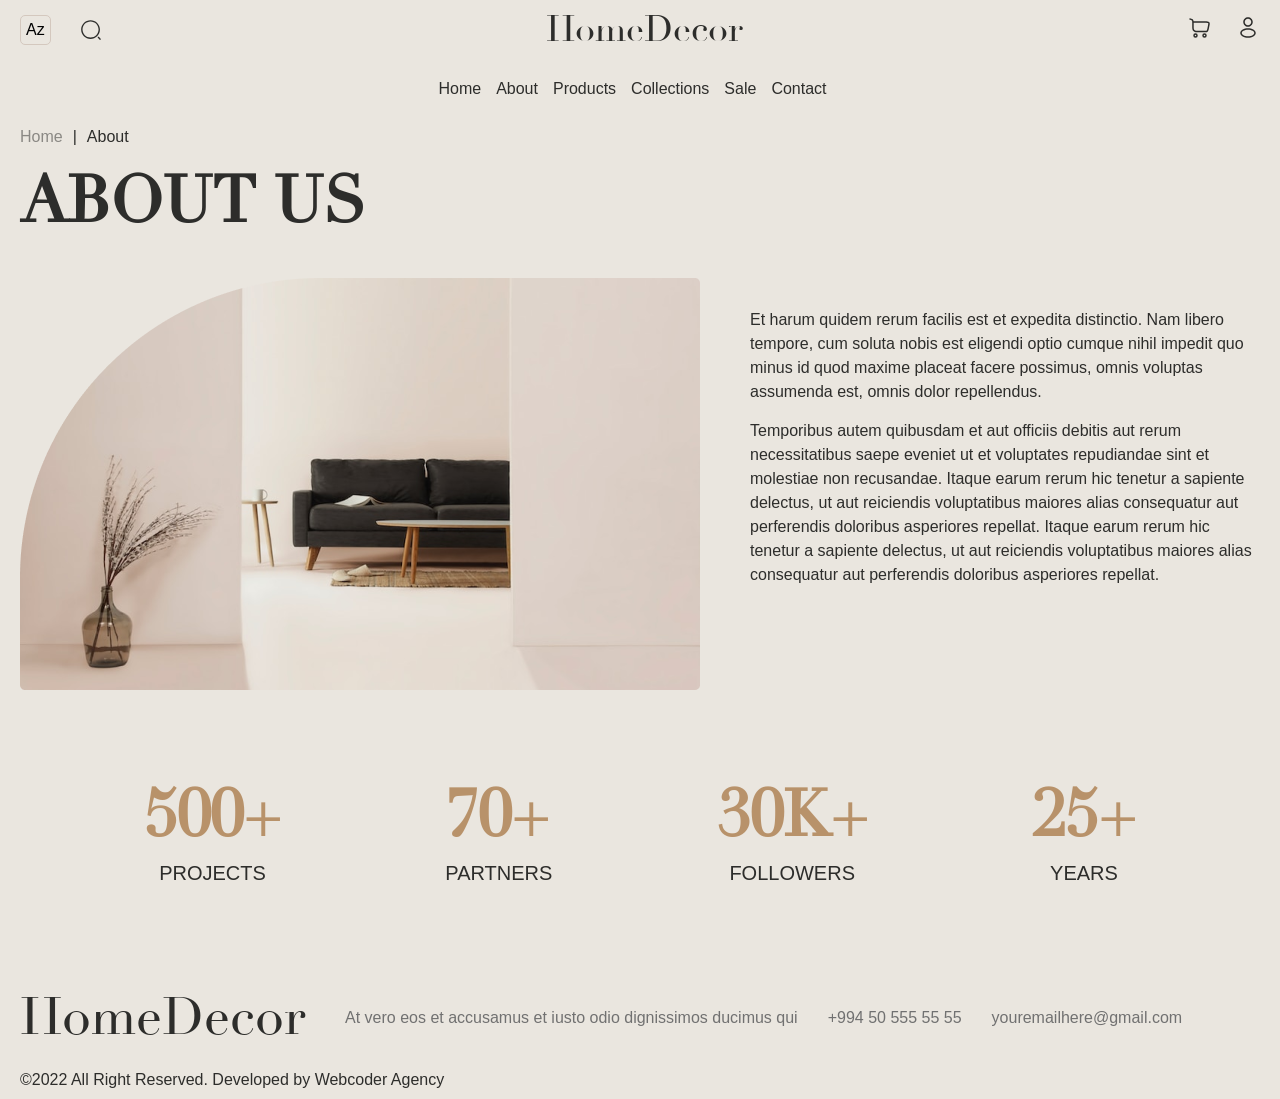
<file: html/about-us.html>
<!DOCTYPE html>
<html lang="en">
<head>
    <meta charset="UTF-8">
    <meta http-equiv="X-UA-Compatible" content="IE=edge">
    <meta name="viewport" content="width=device-width, initial-scale=1.0">
    <link rel="stylesheet" href="../css/about-us.css">
    <title>About us</title>
</head>
<body>
    <div style="display: none;" class="shadow"></div> 
    <div style="display: none;" class="search-field">
        <svg  width="20" height="20" viewBox="0 0 20 20" fill="none" xmlns="http://www.w3.org/2000/svg">
            <path fill-rule="evenodd" clip-rule="evenodd" d="M9.54171 1.52081C5.11192 1.52081 1.52087 5.11186 1.52087 9.54165C1.52087 13.9714 5.11192 17.5625 9.54171 17.5625C13.9715 17.5625 17.5625 13.9714 17.5625 9.54165C17.5625 5.11186 13.9715 1.52081 9.54171 1.52081ZM0.145874 9.54165C0.145874 4.35247 4.35253 0.145813 9.54171 0.145813C14.7309 0.145813 18.9375 4.35247 18.9375 9.54165C18.9375 14.7308 14.7309 18.9375 9.54171 18.9375C4.35253 18.9375 0.145874 14.7308 0.145874 9.54165ZM16.8472 16.8472C17.1157 16.5787 17.551 16.5787 17.8195 16.8472L19.6528 18.6805C19.9213 18.949 19.9213 19.3843 19.6528 19.6528C19.3844 19.9213 18.9491 19.9213 18.6806 19.6528L16.8472 17.8195C16.5788 17.551 16.5788 17.1157 16.8472 16.8472Z" fill="#2D2D2B"/>
        </svg>
        <input placeholder="SEARCH OUR STORE" type="text">
        <div class="cross-icon" onclick="closeSearch()">
            <svg width="17" height="17" viewBox="0 0 17 17" fill="none" xmlns="http://www.w3.org/2000/svg">
                <path d="M16.0128 14.8631C16.0883 14.9386 16.1482 15.0282 16.189 15.1269C16.2299 15.2255 16.2509 15.3312 16.2509 15.438C16.2509 15.5447 16.2299 15.6504 16.189 15.7491C16.1482 15.8477 16.0883 15.9373 16.0128 16.0128C15.9373 16.0883 15.8477 16.1482 15.7491 16.189C15.6504 16.2299 15.5447 16.2509 15.438 16.2509C15.3312 16.2509 15.2255 16.2299 15.1269 16.189C15.0282 16.1482 14.9386 16.0883 14.8631 16.0128L8.12545 9.27412L1.3878 16.0128C1.23534 16.1653 1.02856 16.2509 0.812952 16.2509C0.597344 16.2509 0.390566 16.1653 0.238108 16.0128C0.08565 15.8603 4.25015e-09 15.6536 0 15.438C-4.25015e-09 15.2223 0.08565 15.0156 0.238108 14.8631L6.97678 8.12545L0.238108 1.3878C0.08565 1.23534 -1.60641e-09 1.02856 0 0.812952C1.60641e-09 0.597344 0.08565 0.390566 0.238108 0.238108C0.390566 0.08565 0.597344 1.60641e-09 0.812952 0C1.02856 -1.60641e-09 1.23534 0.08565 1.3878 0.238108L8.12545 6.97678L14.8631 0.238108C15.0156 0.08565 15.2223 -4.25015e-09 15.438 0C15.6536 4.25015e-09 15.8603 0.08565 16.0128 0.238108C16.1653 0.390566 16.2509 0.597344 16.2509 0.812952C16.2509 1.02856 16.1653 1.23534 16.0128 1.3878L9.27412 8.12545L16.0128 14.8631Z" fill="#2D2D2B"/>
            </svg>
        </div>
    </div>
    <div style="display: none;" class="mob-menu">
        <div class="mob-menu-top">
            <div class="basket-person-mob">
                <a class="basket-icon-link" href="basket.html">
                    <svg width="24" height="24" viewBox="0 0 24 24" fill="none" xmlns="http://www.w3.org/2000/svg">
                        <path d="M7.5 18C8.32843 18 9 18.6716 9 19.5C9 20.3284 8.32843 21 7.5 21C6.67157 21 6 20.3284 6 19.5C6 18.6716 6.67157 18 7.5 18Z" stroke="#2D2D2B" stroke-width="1.5"/>
                        <path d="M16.5 18.0001C17.3284 18.0001 18 18.6716 18 19.5001C18 20.3285 17.3284 21.0001 16.5 21.0001C15.6716 21.0001 15 20.3285 15 19.5001C15 18.6716 15.6716 18.0001 16.5 18.0001Z" stroke="#2D2D2B" stroke-width="1.5"/>
                        <path d="M2.26121 3.09184L2.50997 2.38429H2.50997L2.26121 3.09184ZM2.24876 2.29246C1.85799 2.15507 1.42984 2.36048 1.29246 2.75124C1.15507 3.14201 1.36048 3.57016 1.75124 3.70754L2.24876 2.29246ZM4.58584 4.32298L5.20507 3.89983V3.89983L4.58584 4.32298ZM5.88772 14.5862L5.34345 15.1022H5.34345L5.88772 14.5862ZM20.6578 9.88275L21.3923 10.0342L21.3933 10.0296L20.6578 9.88275ZM20.158 12.3075L20.8926 12.4589L20.158 12.3075ZM20.7345 6.69708L20.1401 7.15439L20.7345 6.69708ZM19.1336 15.0504L18.6598 14.469L19.1336 15.0504ZM5.70808 9.76V7.03836H4.20808V9.76H5.70808ZM2.50997 2.38429L2.24876 2.29246L1.75124 3.70754L2.01245 3.79938L2.50997 2.38429ZM10.9375 16.25H16.2404V14.75H10.9375V16.25ZM5.70808 7.03836C5.70808 6.3312 5.7091 5.7411 5.65719 5.26157C5.60346 4.76519 5.48705 4.31247 5.20507 3.89983L3.96661 4.74613C4.05687 4.87822 4.12657 5.05964 4.1659 5.42299C4.20706 5.8032 4.20808 6.29841 4.20808 7.03836H5.70808ZM2.01245 3.79938C2.68006 4.0341 3.11881 4.18965 3.44166 4.34806C3.74488 4.49684 3.87855 4.61727 3.96661 4.74613L5.20507 3.89983C4.92089 3.48397 4.54304 3.21763 4.10241 3.00143C3.68139 2.79485 3.14395 2.60719 2.50997 2.38429L2.01245 3.79938ZM4.20808 9.76C4.20808 11.2125 4.22171 12.2599 4.35876 13.0601C4.50508 13.9144 4.79722 14.5261 5.34345 15.1022L6.43198 14.0702C6.11182 13.7325 5.93913 13.4018 5.83723 12.8069C5.72607 12.1578 5.70808 11.249 5.70808 9.76H4.20808ZM10.9375 14.75C9.52069 14.75 8.53763 14.7482 7.79696 14.6432C7.08215 14.5418 6.70452 14.3576 6.43198 14.0702L5.34345 15.1022C5.93731 15.7286 6.69012 16.0013 7.58636 16.1283C8.45674 16.2518 9.56535 16.25 10.9375 16.25V14.75ZM4.95808 6.87H17.0888V5.37H4.95808V6.87ZM19.9232 9.73135L19.4235 12.1561L20.8926 12.4589L21.3923 10.0342L19.9232 9.73135ZM17.0888 6.87C17.9452 6.87 18.6989 6.871 19.2937 6.93749C19.5893 6.97053 19.8105 7.01643 19.9659 7.07105C20.1273 7.12776 20.153 7.17127 20.1401 7.15439L21.329 6.23978C21.094 5.93436 20.7636 5.76145 20.4632 5.65587C20.1567 5.54818 19.8101 5.48587 19.4604 5.44678C18.7646 5.369 17.9174 5.37 17.0888 5.37V6.87ZM21.3933 10.0296C21.5625 9.18167 21.7062 8.47024 21.7414 7.90038C21.7775 7.31418 21.7108 6.73617 21.329 6.23978L20.1401 7.15439C20.2021 7.23508 20.2706 7.38037 20.2442 7.80797C20.2168 8.25191 20.1002 8.84478 19.9223 9.73595L21.3933 10.0296ZM16.2404 16.25C17.0021 16.25 17.6413 16.2513 18.1566 16.1882C18.6923 16.1227 19.1809 15.9794 19.6074 15.6318L18.6598 14.469C18.5346 14.571 18.3571 14.6525 17.9744 14.6994C17.5712 14.7487 17.0397 14.75 16.2404 14.75V16.25ZM19.4235 12.1561C19.2621 12.9389 19.1535 13.4593 19.0238 13.8442C18.9007 14.2095 18.785 14.367 18.6598 14.469L19.6074 15.6318C20.0339 15.2842 20.2729 14.8346 20.4453 14.3232C20.6111 13.8312 20.7388 13.2049 20.8926 12.4589L19.4235 12.1561Z" fill="#2D2D2B"/>
                    </svg>
                    <div style="display: none;" class="basket-circle">1</div>
                </a>

                <a href="my-account.html">
                    <svg width="24" height="24" viewBox="0 0 24 24" fill="none" xmlns="http://www.w3.org/2000/svg">
                        <path fill-rule="evenodd" clip-rule="evenodd" d="M12 1.25C9.37665 1.25 7.25 3.37665 7.25 6C7.25 8.62335 9.37665 10.75 12 10.75C14.6234 10.75 16.75 8.62335 16.75 6C16.75 3.37665 14.6234 1.25 12 1.25ZM8.75 6C8.75 4.20507 10.2051 2.75 12 2.75C13.7949 2.75 15.25 4.20507 15.25 6C15.25 7.79493 13.7949 9.25 12 9.25C10.2051 9.25 8.75 7.79493 8.75 6Z" fill="#2D2D2B"/>
                        <path fill-rule="evenodd" clip-rule="evenodd" d="M12 12.25C9.96067 12.25 8.07752 12.7208 6.67815 13.5204C5.3 14.3079 4.25 15.5101 4.25 17C4.25 18.4899 5.3 19.6921 6.67815 20.4796C8.07752 21.2792 9.96067 21.75 12 21.75C14.0393 21.75 15.9225 21.2792 17.3219 20.4796C18.7 19.6921 19.75 18.4899 19.75 17C19.75 15.5101 18.7 14.3079 17.3219 13.5204C15.9225 12.7208 14.0393 12.25 12 12.25ZM5.75 17C5.75 16.2807 6.26701 15.483 7.42236 14.8228C8.55649 14.1747 10.1733 13.75 12 13.75C13.8267 13.75 15.4435 14.1747 16.5776 14.8228C17.733 15.483 18.25 16.2807 18.25 17C18.25 17.7193 17.733 18.517 16.5776 19.1772C15.4435 19.8253 13.8267 20.25 12 20.25C10.1733 20.25 8.55649 19.8253 7.42236 19.1772C6.26701 18.517 5.75 17.7193 5.75 17Z" fill="#2D2D2B"/>
                    </svg>
                </a>
            </div>
            <div class="cross-icon" onclick="closeMobMenu()">
                <svg width="17" height="17" viewBox="0 0 17 17" fill="none" xmlns="http://www.w3.org/2000/svg">
                    <path d="M16.0128 14.8631C16.0883 14.9386 16.1482 15.0282 16.189 15.1269C16.2299 15.2255 16.2509 15.3312 16.2509 15.438C16.2509 15.5447 16.2299 15.6504 16.189 15.7491C16.1482 15.8477 16.0883 15.9373 16.0128 16.0128C15.9373 16.0883 15.8477 16.1482 15.7491 16.189C15.6504 16.2299 15.5447 16.2509 15.438 16.2509C15.3312 16.2509 15.2255 16.2299 15.1269 16.189C15.0282 16.1482 14.9386 16.0883 14.8631 16.0128L8.12545 9.27412L1.3878 16.0128C1.23534 16.1653 1.02856 16.2509 0.812952 16.2509C0.597344 16.2509 0.390566 16.1653 0.238108 16.0128C0.08565 15.8603 4.25015e-09 15.6536 0 15.438C-4.25015e-09 15.2223 0.08565 15.0156 0.238108 14.8631L6.97678 8.12545L0.238108 1.3878C0.08565 1.23534 -1.60641e-09 1.02856 0 0.812952C1.60641e-09 0.597344 0.08565 0.390566 0.238108 0.238108C0.390566 0.08565 0.597344 1.60641e-09 0.812952 0C1.02856 -1.60641e-09 1.23534 0.08565 1.3878 0.238108L8.12545 6.97678L14.8631 0.238108C15.0156 0.08565 15.2223 -4.25015e-09 15.438 0C15.6536 4.25015e-09 15.8603 0.08565 16.0128 0.238108C16.1653 0.390566 16.2509 0.597344 16.2509 0.812952C16.2509 1.02856 16.1653 1.23534 16.0128 1.3878L9.27412 8.12545L16.0128 14.8631Z" fill="#2D2D2B"/>
                </svg>
            </div>
        </div>
        <ul class="nav-menu">
            <li class="nav-elem">
                <a href="index.html">Home</a>
            </li>
            <li class="nav-elem">
                <a href="about-us.html">About</a>
            </li>
            <li class="nav-elem">
                <a href="products.html">Products</a>
            </li>
            <li class="nav-elem">
                <a href="collections.html">Collections</a>
            </li>
            <li class="nav-elem">
                <a href="product.html">Sale</a>
            </li>
            <li class="nav-elem">
                <a href="contact.html">Contact</a>
            </li>
        </ul>
        <div class="langs-container">
            <div>Az</div>
            <div>En</div>
            <div>Ru</div>
        </div>
    </div>
    <div class="container">
      <div class="header">
        <div class="header-top">
            <div class="lang-search">
                <div class="lang">Az</div>
                <svg onclick="openSearch()" class="search-icon" width="20" height="20" viewBox="0 0 20 20" fill="none" xmlns="http://www.w3.org/2000/svg">
                    <path fill-rule="evenodd" clip-rule="evenodd" d="M9.54171 1.52081C5.11192 1.52081 1.52087 5.11186 1.52087 9.54165C1.52087 13.9714 5.11192 17.5625 9.54171 17.5625C13.9715 17.5625 17.5625 13.9714 17.5625 9.54165C17.5625 5.11186 13.9715 1.52081 9.54171 1.52081ZM0.145874 9.54165C0.145874 4.35247 4.35253 0.145813 9.54171 0.145813C14.7309 0.145813 18.9375 4.35247 18.9375 9.54165C18.9375 14.7308 14.7309 18.9375 9.54171 18.9375C4.35253 18.9375 0.145874 14.7308 0.145874 9.54165ZM16.8472 16.8472C17.1157 16.5787 17.551 16.5787 17.8195 16.8472L19.6528 18.6805C19.9213 18.949 19.9213 19.3843 19.6528 19.6528C19.3844 19.9213 18.9491 19.9213 18.6806 19.6528L16.8472 17.8195C16.5788 17.551 16.5788 17.1157 16.8472 16.8472Z" fill="#2D2D2B"/>
                </svg>
            </div>
            <h4 class="header-top-title">HomeDecor</h4>
            <div class="basket-person">
                <a class="basket-icon-link basket-icon-comp" href="basket.html">
                    <svg width="24" height="24" viewBox="0 0 24 24" fill="none" xmlns="http://www.w3.org/2000/svg">
                        <path d="M7.5 18C8.32843 18 9 18.6716 9 19.5C9 20.3284 8.32843 21 7.5 21C6.67157 21 6 20.3284 6 19.5C6 18.6716 6.67157 18 7.5 18Z" stroke="#2D2D2B" stroke-width="1.5"/>
                        <path d="M16.5 18.0001C17.3284 18.0001 18 18.6716 18 19.5001C18 20.3285 17.3284 21.0001 16.5 21.0001C15.6716 21.0001 15 20.3285 15 19.5001C15 18.6716 15.6716 18.0001 16.5 18.0001Z" stroke="#2D2D2B" stroke-width="1.5"/>
                        <path d="M2.26121 3.09184L2.50997 2.38429H2.50997L2.26121 3.09184ZM2.24876 2.29246C1.85799 2.15507 1.42984 2.36048 1.29246 2.75124C1.15507 3.14201 1.36048 3.57016 1.75124 3.70754L2.24876 2.29246ZM4.58584 4.32298L5.20507 3.89983V3.89983L4.58584 4.32298ZM5.88772 14.5862L5.34345 15.1022H5.34345L5.88772 14.5862ZM20.6578 9.88275L21.3923 10.0342L21.3933 10.0296L20.6578 9.88275ZM20.158 12.3075L20.8926 12.4589L20.158 12.3075ZM20.7345 6.69708L20.1401 7.15439L20.7345 6.69708ZM19.1336 15.0504L18.6598 14.469L19.1336 15.0504ZM5.70808 9.76V7.03836H4.20808V9.76H5.70808ZM2.50997 2.38429L2.24876 2.29246L1.75124 3.70754L2.01245 3.79938L2.50997 2.38429ZM10.9375 16.25H16.2404V14.75H10.9375V16.25ZM5.70808 7.03836C5.70808 6.3312 5.7091 5.7411 5.65719 5.26157C5.60346 4.76519 5.48705 4.31247 5.20507 3.89983L3.96661 4.74613C4.05687 4.87822 4.12657 5.05964 4.1659 5.42299C4.20706 5.8032 4.20808 6.29841 4.20808 7.03836H5.70808ZM2.01245 3.79938C2.68006 4.0341 3.11881 4.18965 3.44166 4.34806C3.74488 4.49684 3.87855 4.61727 3.96661 4.74613L5.20507 3.89983C4.92089 3.48397 4.54304 3.21763 4.10241 3.00143C3.68139 2.79485 3.14395 2.60719 2.50997 2.38429L2.01245 3.79938ZM4.20808 9.76C4.20808 11.2125 4.22171 12.2599 4.35876 13.0601C4.50508 13.9144 4.79722 14.5261 5.34345 15.1022L6.43198 14.0702C6.11182 13.7325 5.93913 13.4018 5.83723 12.8069C5.72607 12.1578 5.70808 11.249 5.70808 9.76H4.20808ZM10.9375 14.75C9.52069 14.75 8.53763 14.7482 7.79696 14.6432C7.08215 14.5418 6.70452 14.3576 6.43198 14.0702L5.34345 15.1022C5.93731 15.7286 6.69012 16.0013 7.58636 16.1283C8.45674 16.2518 9.56535 16.25 10.9375 16.25V14.75ZM4.95808 6.87H17.0888V5.37H4.95808V6.87ZM19.9232 9.73135L19.4235 12.1561L20.8926 12.4589L21.3923 10.0342L19.9232 9.73135ZM17.0888 6.87C17.9452 6.87 18.6989 6.871 19.2937 6.93749C19.5893 6.97053 19.8105 7.01643 19.9659 7.07105C20.1273 7.12776 20.153 7.17127 20.1401 7.15439L21.329 6.23978C21.094 5.93436 20.7636 5.76145 20.4632 5.65587C20.1567 5.54818 19.8101 5.48587 19.4604 5.44678C18.7646 5.369 17.9174 5.37 17.0888 5.37V6.87ZM21.3933 10.0296C21.5625 9.18167 21.7062 8.47024 21.7414 7.90038C21.7775 7.31418 21.7108 6.73617 21.329 6.23978L20.1401 7.15439C20.2021 7.23508 20.2706 7.38037 20.2442 7.80797C20.2168 8.25191 20.1002 8.84478 19.9223 9.73595L21.3933 10.0296ZM16.2404 16.25C17.0021 16.25 17.6413 16.2513 18.1566 16.1882C18.6923 16.1227 19.1809 15.9794 19.6074 15.6318L18.6598 14.469C18.5346 14.571 18.3571 14.6525 17.9744 14.6994C17.5712 14.7487 17.0397 14.75 16.2404 14.75V16.25ZM19.4235 12.1561C19.2621 12.9389 19.1535 13.4593 19.0238 13.8442C18.9007 14.2095 18.785 14.367 18.6598 14.469L19.6074 15.6318C20.0339 15.2842 20.2729 14.8346 20.4453 14.3232C20.6111 13.8312 20.7388 13.2049 20.8926 12.4589L19.4235 12.1561Z" fill="#2D2D2B"/>
                    </svg>
                    <div style="display: none;" class="basket-circle">1</div>
                </a>
                <a href="my-account.html">
                    <svg width="24" height="24" viewBox="0 0 24 24" fill="none" xmlns="http://www.w3.org/2000/svg">
                        <path fill-rule="evenodd" clip-rule="evenodd" d="M12 1.25C9.37665 1.25 7.25 3.37665 7.25 6C7.25 8.62335 9.37665 10.75 12 10.75C14.6234 10.75 16.75 8.62335 16.75 6C16.75 3.37665 14.6234 1.25 12 1.25ZM8.75 6C8.75 4.20507 10.2051 2.75 12 2.75C13.7949 2.75 15.25 4.20507 15.25 6C15.25 7.79493 13.7949 9.25 12 9.25C10.2051 9.25 8.75 7.79493 8.75 6Z" fill="#2D2D2B"/>
                        <path fill-rule="evenodd" clip-rule="evenodd" d="M12 12.25C9.96067 12.25 8.07752 12.7208 6.67815 13.5204C5.3 14.3079 4.25 15.5101 4.25 17C4.25 18.4899 5.3 19.6921 6.67815 20.4796C8.07752 21.2792 9.96067 21.75 12 21.75C14.0393 21.75 15.9225 21.2792 17.3219 20.4796C18.7 19.6921 19.75 18.4899 19.75 17C19.75 15.5101 18.7 14.3079 17.3219 13.5204C15.9225 12.7208 14.0393 12.25 12 12.25ZM5.75 17C5.75 16.2807 6.26701 15.483 7.42236 14.8228C8.55649 14.1747 10.1733 13.75 12 13.75C13.8267 13.75 15.4435 14.1747 16.5776 14.8228C17.733 15.483 18.25 16.2807 18.25 17C18.25 17.7193 17.733 18.517 16.5776 19.1772C15.4435 19.8253 13.8267 20.25 12 20.25C10.1733 20.25 8.55649 19.8253 7.42236 19.1772C6.26701 18.517 5.75 17.7193 5.75 17Z" fill="#2D2D2B"/>
                    </svg>
                </a>
            </div>
            <div class="search-mob-menu">
                <svg onclick="openSearch()" width="20" height="20" viewBox="0 0 20 20" fill="none" xmlns="http://www.w3.org/2000/svg">
                    <path fill-rule="evenodd" clip-rule="evenodd" d="M9.54171 1.52081C5.11192 1.52081 1.52087 5.11186 1.52087 9.54165C1.52087 13.9714 5.11192 17.5625 9.54171 17.5625C13.9715 17.5625 17.5625 13.9714 17.5625 9.54165C17.5625 5.11186 13.9715 1.52081 9.54171 1.52081ZM0.145874 9.54165C0.145874 4.35247 4.35253 0.145813 9.54171 0.145813C14.7309 0.145813 18.9375 4.35247 18.9375 9.54165C18.9375 14.7308 14.7309 18.9375 9.54171 18.9375C4.35253 18.9375 0.145874 14.7308 0.145874 9.54165ZM16.8472 16.8472C17.1157 16.5787 17.551 16.5787 17.8195 16.8472L19.6528 18.6805C19.9213 18.949 19.9213 19.3843 19.6528 19.6528C19.3844 19.9213 18.9491 19.9213 18.6806 19.6528L16.8472 17.8195C16.5788 17.551 16.5788 17.1157 16.8472 16.8472Z" fill="#2D2D2B"/>
                </svg>
                <svg class="mob-menu-icon" onclick="openMobMenu()" width="18" height="14" viewBox="0 0 18 14" fill="none" xmlns="http://www.w3.org/2000/svg">
                    <path d="M1 1H17M1 7H17M1 13H17" stroke="#2D2D2B" stroke-width="2" stroke-linecap="round" stroke-linejoin="round"/>
                </svg>
            </div>
        </div>
            <div class="nav-menu-container">
                <ul class="nav-menu">
                    <li class="nav-elem">
                        <a href="index.html">Home</a>
                    </li>
                    <li class="nav-elem">
                        <a href="about-us.html">About</a>
                    </li>
                    <li class="nav-elem">
                        <a href="products.html">Products</a>
                    </li>
                    <li class="nav-elem">
                        <a href="collections.html">Collections</a>
                    </li>
                    <li class="nav-elem">
                        <a href="product.html">Sale</a>
                    </li>
                    <li class="nav-elem">
                        <a href="contact.html">Contact</a>
                    </li>
                </ul>
            </div>
        </div>
        <ul class="page-nav">
            <li class="nav-elem1">
                <a href="index.html">Home</a> 
            </li>
            <li class="nav-elem2">|</li>
            <li class="nav-elem2">About</li>
        </ul>
        <div class="about-us-container">
            <h2  class="mob-h2">ABOUT US</h2>
            <div class="txt-img">
                <img class="about-us-img" src="/pics/home3.png" alt="">
                <div class="about-us-txt">
                    <div class="about-us-first-paragraph">Et harum quidem rerum facilis est et expedita distinctio. Nam libero tempore, cum soluta nobis est eligendi optio cumque nihil impedit quo minus id quod maxime placeat facere possimus, omnis voluptas assumenda est, omnis dolor repellendus.</div>
                    <div class="about-us-second-paragraph"> Temporibus autem quibusdam et aut officiis debitis aut rerum necessitatibus saepe eveniet ut et voluptates repudiandae sint et molestiae non recusandae. Itaque earum rerum hic tenetur a sapiente delectus, ut aut reiciendis voluptatibus maiores alias consequatur aut perferendis doloribus asperiores repellat.  Itaque earum rerum hic tenetur a sapiente delectus, ut aut reiciendis voluptatibus maiores alias consequatur aut perferendis doloribus asperiores repellat.</div>                    
                </div>
            </div>
            <div class="about-us-info-wrapper">
                <div class="about-us-info">
                    <div class="info-elem">
                        <h2 class="number">500+</h2>
                        <div class="word">PROJECTS</div>
                    </div>
                    <div class="info-elem">
                        <h2 class="number">70+</h2>
                        <div class="word">PARTNERS</div>
                    </div>
                    <div class="info-elem">
                        <h2 class="number">30K+</h2>
                        <div class="word">FOLLOWERS</div>
                    </div>
                    <div class="info-elem">
                        <h2 class="number">25+</h2>
                        <div class="word">YEARS</div>
                    </div>
                </div>
            </div>
        </div>
        <div class="footer">
            <div class="footer-top">
                <div class="footer-title">HomeDecor</div>
                <ul class="footer-top-elems">
                    <li class="footer-top-elem">At vero eos et accusamus et iusto odio dignissimos ducimus qui </li>
                    <li class="footer-top-elem">+994 50 555 55 55</li>
                    <li class="footer-top-elem">youremailhere@gmail.com</li>
                </ul>
            </div>
            <div class="footer-bottom">
                <div>©2022 All Right Reserved. Developed by Webcoder Agency</div>
            </div>
        </div>
    </div>
    <script src="../js/general.js"></script>
</body>
</html>
</file>
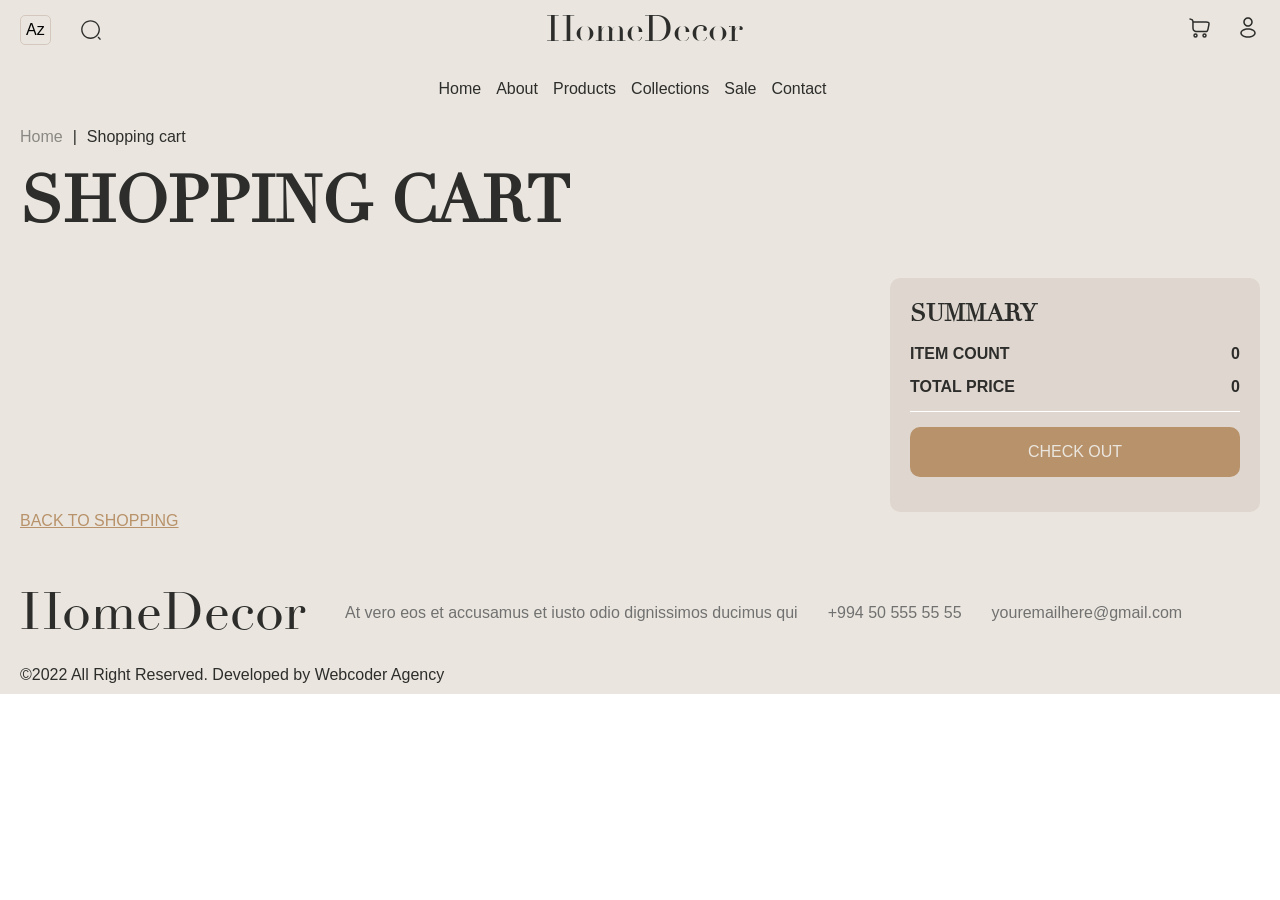
<file: html/basket.html>
<!DOCTYPE html>
<html lang="en">
<head>
    <meta charset="UTF-8">
    <meta http-equiv="X-UA-Compatible" content="IE=edge">
    <meta name="viewport" content="width=device-width, initial-scale=1.0">
    <link rel="stylesheet" href="../css/basket.css">
    <title>Shopping cart</title>
</head>
<body>
    <div style="display: none;" class="shadow"></div> 
    <div style="display: none;" class="search-field">
        <svg  width="20" height="20" viewBox="0 0 20 20" fill="none" xmlns="http://www.w3.org/2000/svg">
            <path fill-rule="evenodd" clip-rule="evenodd" d="M9.54171 1.52081C5.11192 1.52081 1.52087 5.11186 1.52087 9.54165C1.52087 13.9714 5.11192 17.5625 9.54171 17.5625C13.9715 17.5625 17.5625 13.9714 17.5625 9.54165C17.5625 5.11186 13.9715 1.52081 9.54171 1.52081ZM0.145874 9.54165C0.145874 4.35247 4.35253 0.145813 9.54171 0.145813C14.7309 0.145813 18.9375 4.35247 18.9375 9.54165C18.9375 14.7308 14.7309 18.9375 9.54171 18.9375C4.35253 18.9375 0.145874 14.7308 0.145874 9.54165ZM16.8472 16.8472C17.1157 16.5787 17.551 16.5787 17.8195 16.8472L19.6528 18.6805C19.9213 18.949 19.9213 19.3843 19.6528 19.6528C19.3844 19.9213 18.9491 19.9213 18.6806 19.6528L16.8472 17.8195C16.5788 17.551 16.5788 17.1157 16.8472 16.8472Z" fill="#2D2D2B"/>
        </svg>
        <input placeholder="SEARCH OUR STORE" type="text">
        <div class="cross-icon" onclick="closeSearch()">
            <svg width="17" height="17" viewBox="0 0 17 17" fill="none" xmlns="http://www.w3.org/2000/svg">
                <path d="M16.0128 14.8631C16.0883 14.9386 16.1482 15.0282 16.189 15.1269C16.2299 15.2255 16.2509 15.3312 16.2509 15.438C16.2509 15.5447 16.2299 15.6504 16.189 15.7491C16.1482 15.8477 16.0883 15.9373 16.0128 16.0128C15.9373 16.0883 15.8477 16.1482 15.7491 16.189C15.6504 16.2299 15.5447 16.2509 15.438 16.2509C15.3312 16.2509 15.2255 16.2299 15.1269 16.189C15.0282 16.1482 14.9386 16.0883 14.8631 16.0128L8.12545 9.27412L1.3878 16.0128C1.23534 16.1653 1.02856 16.2509 0.812952 16.2509C0.597344 16.2509 0.390566 16.1653 0.238108 16.0128C0.08565 15.8603 4.25015e-09 15.6536 0 15.438C-4.25015e-09 15.2223 0.08565 15.0156 0.238108 14.8631L6.97678 8.12545L0.238108 1.3878C0.08565 1.23534 -1.60641e-09 1.02856 0 0.812952C1.60641e-09 0.597344 0.08565 0.390566 0.238108 0.238108C0.390566 0.08565 0.597344 1.60641e-09 0.812952 0C1.02856 -1.60641e-09 1.23534 0.08565 1.3878 0.238108L8.12545 6.97678L14.8631 0.238108C15.0156 0.08565 15.2223 -4.25015e-09 15.438 0C15.6536 4.25015e-09 15.8603 0.08565 16.0128 0.238108C16.1653 0.390566 16.2509 0.597344 16.2509 0.812952C16.2509 1.02856 16.1653 1.23534 16.0128 1.3878L9.27412 8.12545L16.0128 14.8631Z" fill="#2D2D2B"/>
            </svg>
        </div>
    </div>
    <div style="display: none;" class="mob-menu">
        <div class="mob-menu-top">
            <div class="basket-person-mob">
                <a class="basket-icon-link" href="basket.html">
                    <svg width="24" height="24" viewBox="0 0 24 24" fill="none" xmlns="http://www.w3.org/2000/svg">
                        <path d="M7.5 18C8.32843 18 9 18.6716 9 19.5C9 20.3284 8.32843 21 7.5 21C6.67157 21 6 20.3284 6 19.5C6 18.6716 6.67157 18 7.5 18Z" stroke="#2D2D2B" stroke-width="1.5"/>
                        <path d="M16.5 18.0001C17.3284 18.0001 18 18.6716 18 19.5001C18 20.3285 17.3284 21.0001 16.5 21.0001C15.6716 21.0001 15 20.3285 15 19.5001C15 18.6716 15.6716 18.0001 16.5 18.0001Z" stroke="#2D2D2B" stroke-width="1.5"/>
                        <path d="M2.26121 3.09184L2.50997 2.38429H2.50997L2.26121 3.09184ZM2.24876 2.29246C1.85799 2.15507 1.42984 2.36048 1.29246 2.75124C1.15507 3.14201 1.36048 3.57016 1.75124 3.70754L2.24876 2.29246ZM4.58584 4.32298L5.20507 3.89983V3.89983L4.58584 4.32298ZM5.88772 14.5862L5.34345 15.1022H5.34345L5.88772 14.5862ZM20.6578 9.88275L21.3923 10.0342L21.3933 10.0296L20.6578 9.88275ZM20.158 12.3075L20.8926 12.4589L20.158 12.3075ZM20.7345 6.69708L20.1401 7.15439L20.7345 6.69708ZM19.1336 15.0504L18.6598 14.469L19.1336 15.0504ZM5.70808 9.76V7.03836H4.20808V9.76H5.70808ZM2.50997 2.38429L2.24876 2.29246L1.75124 3.70754L2.01245 3.79938L2.50997 2.38429ZM10.9375 16.25H16.2404V14.75H10.9375V16.25ZM5.70808 7.03836C5.70808 6.3312 5.7091 5.7411 5.65719 5.26157C5.60346 4.76519 5.48705 4.31247 5.20507 3.89983L3.96661 4.74613C4.05687 4.87822 4.12657 5.05964 4.1659 5.42299C4.20706 5.8032 4.20808 6.29841 4.20808 7.03836H5.70808ZM2.01245 3.79938C2.68006 4.0341 3.11881 4.18965 3.44166 4.34806C3.74488 4.49684 3.87855 4.61727 3.96661 4.74613L5.20507 3.89983C4.92089 3.48397 4.54304 3.21763 4.10241 3.00143C3.68139 2.79485 3.14395 2.60719 2.50997 2.38429L2.01245 3.79938ZM4.20808 9.76C4.20808 11.2125 4.22171 12.2599 4.35876 13.0601C4.50508 13.9144 4.79722 14.5261 5.34345 15.1022L6.43198 14.0702C6.11182 13.7325 5.93913 13.4018 5.83723 12.8069C5.72607 12.1578 5.70808 11.249 5.70808 9.76H4.20808ZM10.9375 14.75C9.52069 14.75 8.53763 14.7482 7.79696 14.6432C7.08215 14.5418 6.70452 14.3576 6.43198 14.0702L5.34345 15.1022C5.93731 15.7286 6.69012 16.0013 7.58636 16.1283C8.45674 16.2518 9.56535 16.25 10.9375 16.25V14.75ZM4.95808 6.87H17.0888V5.37H4.95808V6.87ZM19.9232 9.73135L19.4235 12.1561L20.8926 12.4589L21.3923 10.0342L19.9232 9.73135ZM17.0888 6.87C17.9452 6.87 18.6989 6.871 19.2937 6.93749C19.5893 6.97053 19.8105 7.01643 19.9659 7.07105C20.1273 7.12776 20.153 7.17127 20.1401 7.15439L21.329 6.23978C21.094 5.93436 20.7636 5.76145 20.4632 5.65587C20.1567 5.54818 19.8101 5.48587 19.4604 5.44678C18.7646 5.369 17.9174 5.37 17.0888 5.37V6.87ZM21.3933 10.0296C21.5625 9.18167 21.7062 8.47024 21.7414 7.90038C21.7775 7.31418 21.7108 6.73617 21.329 6.23978L20.1401 7.15439C20.2021 7.23508 20.2706 7.38037 20.2442 7.80797C20.2168 8.25191 20.1002 8.84478 19.9223 9.73595L21.3933 10.0296ZM16.2404 16.25C17.0021 16.25 17.6413 16.2513 18.1566 16.1882C18.6923 16.1227 19.1809 15.9794 19.6074 15.6318L18.6598 14.469C18.5346 14.571 18.3571 14.6525 17.9744 14.6994C17.5712 14.7487 17.0397 14.75 16.2404 14.75V16.25ZM19.4235 12.1561C19.2621 12.9389 19.1535 13.4593 19.0238 13.8442C18.9007 14.2095 18.785 14.367 18.6598 14.469L19.6074 15.6318C20.0339 15.2842 20.2729 14.8346 20.4453 14.3232C20.6111 13.8312 20.7388 13.2049 20.8926 12.4589L19.4235 12.1561Z" fill="#2D2D2B"/>
                    </svg>
                    <div style="display: none;" class="basket-circle">1</div>
                </a>

                <a href="my-account.html">
                    <svg width="24" height="24" viewBox="0 0 24 24" fill="none" xmlns="http://www.w3.org/2000/svg">
                        <path fill-rule="evenodd" clip-rule="evenodd" d="M12 1.25C9.37665 1.25 7.25 3.37665 7.25 6C7.25 8.62335 9.37665 10.75 12 10.75C14.6234 10.75 16.75 8.62335 16.75 6C16.75 3.37665 14.6234 1.25 12 1.25ZM8.75 6C8.75 4.20507 10.2051 2.75 12 2.75C13.7949 2.75 15.25 4.20507 15.25 6C15.25 7.79493 13.7949 9.25 12 9.25C10.2051 9.25 8.75 7.79493 8.75 6Z" fill="#2D2D2B"/>
                        <path fill-rule="evenodd" clip-rule="evenodd" d="M12 12.25C9.96067 12.25 8.07752 12.7208 6.67815 13.5204C5.3 14.3079 4.25 15.5101 4.25 17C4.25 18.4899 5.3 19.6921 6.67815 20.4796C8.07752 21.2792 9.96067 21.75 12 21.75C14.0393 21.75 15.9225 21.2792 17.3219 20.4796C18.7 19.6921 19.75 18.4899 19.75 17C19.75 15.5101 18.7 14.3079 17.3219 13.5204C15.9225 12.7208 14.0393 12.25 12 12.25ZM5.75 17C5.75 16.2807 6.26701 15.483 7.42236 14.8228C8.55649 14.1747 10.1733 13.75 12 13.75C13.8267 13.75 15.4435 14.1747 16.5776 14.8228C17.733 15.483 18.25 16.2807 18.25 17C18.25 17.7193 17.733 18.517 16.5776 19.1772C15.4435 19.8253 13.8267 20.25 12 20.25C10.1733 20.25 8.55649 19.8253 7.42236 19.1772C6.26701 18.517 5.75 17.7193 5.75 17Z" fill="#2D2D2B"/>
                    </svg>
                </a>
            </div>
            <div class="cross-icon" onclick="closeMobMenu()">
                <svg width="17" height="17" viewBox="0 0 17 17" fill="none" xmlns="http://www.w3.org/2000/svg">
                    <path d="M16.0128 14.8631C16.0883 14.9386 16.1482 15.0282 16.189 15.1269C16.2299 15.2255 16.2509 15.3312 16.2509 15.438C16.2509 15.5447 16.2299 15.6504 16.189 15.7491C16.1482 15.8477 16.0883 15.9373 16.0128 16.0128C15.9373 16.0883 15.8477 16.1482 15.7491 16.189C15.6504 16.2299 15.5447 16.2509 15.438 16.2509C15.3312 16.2509 15.2255 16.2299 15.1269 16.189C15.0282 16.1482 14.9386 16.0883 14.8631 16.0128L8.12545 9.27412L1.3878 16.0128C1.23534 16.1653 1.02856 16.2509 0.812952 16.2509C0.597344 16.2509 0.390566 16.1653 0.238108 16.0128C0.08565 15.8603 4.25015e-09 15.6536 0 15.438C-4.25015e-09 15.2223 0.08565 15.0156 0.238108 14.8631L6.97678 8.12545L0.238108 1.3878C0.08565 1.23534 -1.60641e-09 1.02856 0 0.812952C1.60641e-09 0.597344 0.08565 0.390566 0.238108 0.238108C0.390566 0.08565 0.597344 1.60641e-09 0.812952 0C1.02856 -1.60641e-09 1.23534 0.08565 1.3878 0.238108L8.12545 6.97678L14.8631 0.238108C15.0156 0.08565 15.2223 -4.25015e-09 15.438 0C15.6536 4.25015e-09 15.8603 0.08565 16.0128 0.238108C16.1653 0.390566 16.2509 0.597344 16.2509 0.812952C16.2509 1.02856 16.1653 1.23534 16.0128 1.3878L9.27412 8.12545L16.0128 14.8631Z" fill="#2D2D2B"/>
                </svg>
            </div>
        </div>
        <ul class="nav-menu">
            <li class="nav-elem">
                <a href="index.html">Home</a>
            </li>
            <li class="nav-elem">
                <a href="about-us.html">About</a>
            </li>
            <li class="nav-elem">
                <a href="products.html">Products</a>
            </li>
            <li class="nav-elem">
                <a href="collections.html">Collections</a>
            </li>
            <li class="nav-elem">
                <a href="product.html">Sale</a>
            </li>
            <li class="nav-elem">
                <a href="contact.html">Contact</a>
            </li>
        </ul>
        <div class="langs-container">
            <div>Az</div>
            <div>En</div>
            <div>Ru</div>
        </div>
    </div>
    <div class="container">
      <div class="header">
        <div class="header-top">
            <div class="lang-search">
                <div class="lang">Az</div>
                <svg onclick="openSearch()" class="search-icon" width="20" height="20" viewBox="0 0 20 20" fill="none" xmlns="http://www.w3.org/2000/svg">
                    <path fill-rule="evenodd" clip-rule="evenodd" d="M9.54171 1.52081C5.11192 1.52081 1.52087 5.11186 1.52087 9.54165C1.52087 13.9714 5.11192 17.5625 9.54171 17.5625C13.9715 17.5625 17.5625 13.9714 17.5625 9.54165C17.5625 5.11186 13.9715 1.52081 9.54171 1.52081ZM0.145874 9.54165C0.145874 4.35247 4.35253 0.145813 9.54171 0.145813C14.7309 0.145813 18.9375 4.35247 18.9375 9.54165C18.9375 14.7308 14.7309 18.9375 9.54171 18.9375C4.35253 18.9375 0.145874 14.7308 0.145874 9.54165ZM16.8472 16.8472C17.1157 16.5787 17.551 16.5787 17.8195 16.8472L19.6528 18.6805C19.9213 18.949 19.9213 19.3843 19.6528 19.6528C19.3844 19.9213 18.9491 19.9213 18.6806 19.6528L16.8472 17.8195C16.5788 17.551 16.5788 17.1157 16.8472 16.8472Z" fill="#2D2D2B"/>
                </svg>
            </div>
            <h4 class="header-top-title">HomeDecor</h4>
            <div class="basket-person">
                <a class="basket-icon-link basket-icon-comp" href="basket.html">
                    <svg width="24" height="24" viewBox="0 0 24 24" fill="none" xmlns="http://www.w3.org/2000/svg">
                        <path d="M7.5 18C8.32843 18 9 18.6716 9 19.5C9 20.3284 8.32843 21 7.5 21C6.67157 21 6 20.3284 6 19.5C6 18.6716 6.67157 18 7.5 18Z" stroke="#2D2D2B" stroke-width="1.5"/>
                        <path d="M16.5 18.0001C17.3284 18.0001 18 18.6716 18 19.5001C18 20.3285 17.3284 21.0001 16.5 21.0001C15.6716 21.0001 15 20.3285 15 19.5001C15 18.6716 15.6716 18.0001 16.5 18.0001Z" stroke="#2D2D2B" stroke-width="1.5"/>
                        <path d="M2.26121 3.09184L2.50997 2.38429H2.50997L2.26121 3.09184ZM2.24876 2.29246C1.85799 2.15507 1.42984 2.36048 1.29246 2.75124C1.15507 3.14201 1.36048 3.57016 1.75124 3.70754L2.24876 2.29246ZM4.58584 4.32298L5.20507 3.89983V3.89983L4.58584 4.32298ZM5.88772 14.5862L5.34345 15.1022H5.34345L5.88772 14.5862ZM20.6578 9.88275L21.3923 10.0342L21.3933 10.0296L20.6578 9.88275ZM20.158 12.3075L20.8926 12.4589L20.158 12.3075ZM20.7345 6.69708L20.1401 7.15439L20.7345 6.69708ZM19.1336 15.0504L18.6598 14.469L19.1336 15.0504ZM5.70808 9.76V7.03836H4.20808V9.76H5.70808ZM2.50997 2.38429L2.24876 2.29246L1.75124 3.70754L2.01245 3.79938L2.50997 2.38429ZM10.9375 16.25H16.2404V14.75H10.9375V16.25ZM5.70808 7.03836C5.70808 6.3312 5.7091 5.7411 5.65719 5.26157C5.60346 4.76519 5.48705 4.31247 5.20507 3.89983L3.96661 4.74613C4.05687 4.87822 4.12657 5.05964 4.1659 5.42299C4.20706 5.8032 4.20808 6.29841 4.20808 7.03836H5.70808ZM2.01245 3.79938C2.68006 4.0341 3.11881 4.18965 3.44166 4.34806C3.74488 4.49684 3.87855 4.61727 3.96661 4.74613L5.20507 3.89983C4.92089 3.48397 4.54304 3.21763 4.10241 3.00143C3.68139 2.79485 3.14395 2.60719 2.50997 2.38429L2.01245 3.79938ZM4.20808 9.76C4.20808 11.2125 4.22171 12.2599 4.35876 13.0601C4.50508 13.9144 4.79722 14.5261 5.34345 15.1022L6.43198 14.0702C6.11182 13.7325 5.93913 13.4018 5.83723 12.8069C5.72607 12.1578 5.70808 11.249 5.70808 9.76H4.20808ZM10.9375 14.75C9.52069 14.75 8.53763 14.7482 7.79696 14.6432C7.08215 14.5418 6.70452 14.3576 6.43198 14.0702L5.34345 15.1022C5.93731 15.7286 6.69012 16.0013 7.58636 16.1283C8.45674 16.2518 9.56535 16.25 10.9375 16.25V14.75ZM4.95808 6.87H17.0888V5.37H4.95808V6.87ZM19.9232 9.73135L19.4235 12.1561L20.8926 12.4589L21.3923 10.0342L19.9232 9.73135ZM17.0888 6.87C17.9452 6.87 18.6989 6.871 19.2937 6.93749C19.5893 6.97053 19.8105 7.01643 19.9659 7.07105C20.1273 7.12776 20.153 7.17127 20.1401 7.15439L21.329 6.23978C21.094 5.93436 20.7636 5.76145 20.4632 5.65587C20.1567 5.54818 19.8101 5.48587 19.4604 5.44678C18.7646 5.369 17.9174 5.37 17.0888 5.37V6.87ZM21.3933 10.0296C21.5625 9.18167 21.7062 8.47024 21.7414 7.90038C21.7775 7.31418 21.7108 6.73617 21.329 6.23978L20.1401 7.15439C20.2021 7.23508 20.2706 7.38037 20.2442 7.80797C20.2168 8.25191 20.1002 8.84478 19.9223 9.73595L21.3933 10.0296ZM16.2404 16.25C17.0021 16.25 17.6413 16.2513 18.1566 16.1882C18.6923 16.1227 19.1809 15.9794 19.6074 15.6318L18.6598 14.469C18.5346 14.571 18.3571 14.6525 17.9744 14.6994C17.5712 14.7487 17.0397 14.75 16.2404 14.75V16.25ZM19.4235 12.1561C19.2621 12.9389 19.1535 13.4593 19.0238 13.8442C18.9007 14.2095 18.785 14.367 18.6598 14.469L19.6074 15.6318C20.0339 15.2842 20.2729 14.8346 20.4453 14.3232C20.6111 13.8312 20.7388 13.2049 20.8926 12.4589L19.4235 12.1561Z" fill="#2D2D2B"/>
                    </svg>
                    <div style="display: none;" class="basket-circle">1</div>
                </a>
                <a href="my-account.html">
                    <svg width="24" height="24" viewBox="0 0 24 24" fill="none" xmlns="http://www.w3.org/2000/svg">
                        <path fill-rule="evenodd" clip-rule="evenodd" d="M12 1.25C9.37665 1.25 7.25 3.37665 7.25 6C7.25 8.62335 9.37665 10.75 12 10.75C14.6234 10.75 16.75 8.62335 16.75 6C16.75 3.37665 14.6234 1.25 12 1.25ZM8.75 6C8.75 4.20507 10.2051 2.75 12 2.75C13.7949 2.75 15.25 4.20507 15.25 6C15.25 7.79493 13.7949 9.25 12 9.25C10.2051 9.25 8.75 7.79493 8.75 6Z" fill="#2D2D2B"/>
                        <path fill-rule="evenodd" clip-rule="evenodd" d="M12 12.25C9.96067 12.25 8.07752 12.7208 6.67815 13.5204C5.3 14.3079 4.25 15.5101 4.25 17C4.25 18.4899 5.3 19.6921 6.67815 20.4796C8.07752 21.2792 9.96067 21.75 12 21.75C14.0393 21.75 15.9225 21.2792 17.3219 20.4796C18.7 19.6921 19.75 18.4899 19.75 17C19.75 15.5101 18.7 14.3079 17.3219 13.5204C15.9225 12.7208 14.0393 12.25 12 12.25ZM5.75 17C5.75 16.2807 6.26701 15.483 7.42236 14.8228C8.55649 14.1747 10.1733 13.75 12 13.75C13.8267 13.75 15.4435 14.1747 16.5776 14.8228C17.733 15.483 18.25 16.2807 18.25 17C18.25 17.7193 17.733 18.517 16.5776 19.1772C15.4435 19.8253 13.8267 20.25 12 20.25C10.1733 20.25 8.55649 19.8253 7.42236 19.1772C6.26701 18.517 5.75 17.7193 5.75 17Z" fill="#2D2D2B"/>
                    </svg>
                </a>
            </div>
            <div class="search-mob-menu">
                <svg onclick="openSearch()" width="20" height="20" viewBox="0 0 20 20" fill="none" xmlns="http://www.w3.org/2000/svg">
                    <path fill-rule="evenodd" clip-rule="evenodd" d="M9.54171 1.52081C5.11192 1.52081 1.52087 5.11186 1.52087 9.54165C1.52087 13.9714 5.11192 17.5625 9.54171 17.5625C13.9715 17.5625 17.5625 13.9714 17.5625 9.54165C17.5625 5.11186 13.9715 1.52081 9.54171 1.52081ZM0.145874 9.54165C0.145874 4.35247 4.35253 0.145813 9.54171 0.145813C14.7309 0.145813 18.9375 4.35247 18.9375 9.54165C18.9375 14.7308 14.7309 18.9375 9.54171 18.9375C4.35253 18.9375 0.145874 14.7308 0.145874 9.54165ZM16.8472 16.8472C17.1157 16.5787 17.551 16.5787 17.8195 16.8472L19.6528 18.6805C19.9213 18.949 19.9213 19.3843 19.6528 19.6528C19.3844 19.9213 18.9491 19.9213 18.6806 19.6528L16.8472 17.8195C16.5788 17.551 16.5788 17.1157 16.8472 16.8472Z" fill="#2D2D2B"/>
                </svg>
                <svg class="mob-menu-icon" onclick="openMobMenu()" width="18" height="14" viewBox="0 0 18 14" fill="none" xmlns="http://www.w3.org/2000/svg">
                    <path d="M1 1H17M1 7H17M1 13H17" stroke="#2D2D2B" stroke-width="2" stroke-linecap="round" stroke-linejoin="round"/>
                </svg>
            </div>
        </div>
            <div class="nav-menu-container">
                <ul class="nav-menu">
                    <li class="nav-elem">
                        <a href="index.html">Home</a>
                    </li>
                    <li class="nav-elem">
                        <a href="about-us.html">About</a>
                    </li>
                    <li class="nav-elem">
                        <a href="products.html">Products</a>
                    </li>
                    <li class="nav-elem">
                        <a href="collections.html">Collections</a>
                    </li>
                    <li class="nav-elem">
                        <a href="product.html">Sale</a>
                    </li>
                    <li class="nav-elem">
                        <a href="contact.html">Contact</a>
                    </li>
                </ul>
            </div>
        </div>
        <ul class="page-nav">
            <li class="nav-elem1">
                <a href="index.html">Home</a> 
            </li>
            <li class="nav-elem2">|</li>
            <li class="nav-elem2">Shopping cart</li>
        </ul>
        <div class="basket-container">
            <h2>SHOPPING CART</h2>
            <div class="elems-summary">
                <div class="basket-elems"></div>
                <div class="summary">
                    <h4>SUMMARY</h4>
                    <div class="item-count">
                        <div>ITEM COUNT</div>
                        <div class="count">0</div>
                    </div>
                    <div class="total-price">
                        <div>TOTAL PRICE</div>
                        <div class="price2">0</div>
                    </div>
                    <div class="white-line"></div>
                    <div class="btn-brown">CHECK OUT</div>
                </div>
            </div>
            <div class="go-back">BACK TO SHOPPING</div>
        </div>
        <div class="footer">
            <div class="footer-top">
                <div class="footer-title">HomeDecor</div>
                <ul class="footer-top-elems">
                    <li class="footer-top-elem">At vero eos et accusamus et iusto odio dignissimos ducimus qui </li>
                    <li class="footer-top-elem">+994 50 555 55 55</li>
                    <li class="footer-top-elem">youremailhere@gmail.com</li>
                </ul>
            </div>
            <div class="footer-bottom">
                <div>©2022 All Right Reserved. Developed by Webcoder Agency</div>
            </div>
        </div>
    </div>
    <script src="../js/general.js"></script>
    <script>
        initBasket('basket-elems')
    </script>
</body>
</html>
</file>
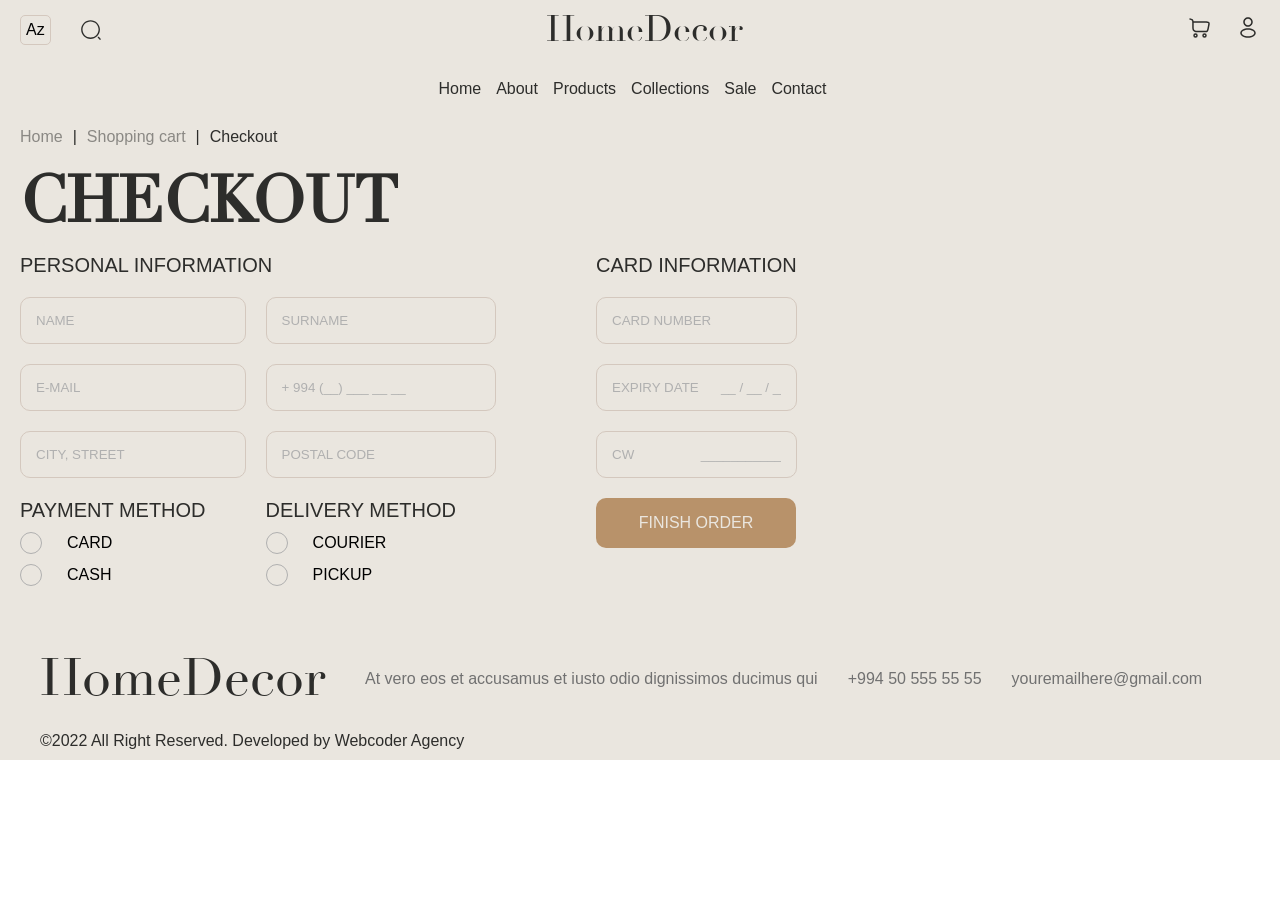
<file: html/checkout.html>
<!DOCTYPE html>
<html lang="en">
<head>
    <meta charset="UTF-8">
    <meta http-equiv="X-UA-Compatible" content="IE=edge">
    <meta name="viewport" content="width=device-width, initial-scale=1.0">
    <link rel="stylesheet" href="../css/checkout.css">
    <title>Checkout</title>
</head>
<body>
    <div style="display: none;" class="centerpoint">
        <div class="dialog">
            <div onclick="closeFinishOrder()" class="cross">
                <svg width="18" height="18" viewBox="0 0 18 18" fill="none" xmlns="http://www.w3.org/2000/svg">
                    <path d="M16.8878 15.7377C16.9633 15.8132 17.0232 15.9028 17.064 16.0014C17.1049 16.1001 17.1259 16.2058 17.1259 16.3125C17.1259 16.4193 17.1049 16.525 17.064 16.6236C17.0232 16.7223 16.9633 16.8119 16.8878 16.8874C16.8123 16.9629 16.7227 17.0227 16.6241 17.0636C16.5254 17.1045 16.4197 17.1255 16.313 17.1255C16.2062 17.1255 16.1005 17.1045 16.0019 17.0636C15.9032 17.0227 15.8136 16.9629 15.7381 16.8874L9.00045 10.1487L2.2628 16.8874C2.11034 17.0398 1.90356 17.1255 1.68795 17.1255C1.47234 17.1255 1.26557 17.0398 1.11311 16.8874C0.96065 16.7349 0.875 16.5281 0.875 16.3125C0.875 16.0969 0.96065 15.8901 1.11311 15.7377L7.85178 9.00002L1.11311 2.26237C0.96065 2.10991 0.875 1.90313 0.875 1.68752C0.875 1.47192 0.96065 1.26514 1.11311 1.11268C1.26557 0.960223 1.47234 0.874573 1.68795 0.874573C1.90356 0.874573 2.11034 0.960223 2.2628 1.11268L9.00045 7.85135L15.7381 1.11268C15.8906 0.960223 16.0973 0.874573 16.313 0.874573C16.5286 0.874573 16.7353 0.960223 16.8878 1.11268C17.0403 1.26514 17.1259 1.47192 17.1259 1.68752C17.1259 1.90313 17.0403 2.10991 16.8878 2.26237L10.1491 9.00002L16.8878 15.7377Z" fill="#2D2D2B"/>
                </svg>  
            </div>
            <h4>YOUR ORDER IS COMPLETE!</h4>
            <div class="dialog-msg">You will be receiving a confirmation email with order details.</div>
            <div class="dialog-btn-container">
                <div class="btn-brown">
                    <a href="index.html">HOME PAGE</a>
                </div>
            </div>
        </div>
    </div>
    <div style="display: none;" class="shadow"></div> 
    <div style="display: none;" class="search-field">
        <svg  width="20" height="20" viewBox="0 0 20 20" fill="none" xmlns="http://www.w3.org/2000/svg">
            <path fill-rule="evenodd" clip-rule="evenodd" d="M9.54171 1.52081C5.11192 1.52081 1.52087 5.11186 1.52087 9.54165C1.52087 13.9714 5.11192 17.5625 9.54171 17.5625C13.9715 17.5625 17.5625 13.9714 17.5625 9.54165C17.5625 5.11186 13.9715 1.52081 9.54171 1.52081ZM0.145874 9.54165C0.145874 4.35247 4.35253 0.145813 9.54171 0.145813C14.7309 0.145813 18.9375 4.35247 18.9375 9.54165C18.9375 14.7308 14.7309 18.9375 9.54171 18.9375C4.35253 18.9375 0.145874 14.7308 0.145874 9.54165ZM16.8472 16.8472C17.1157 16.5787 17.551 16.5787 17.8195 16.8472L19.6528 18.6805C19.9213 18.949 19.9213 19.3843 19.6528 19.6528C19.3844 19.9213 18.9491 19.9213 18.6806 19.6528L16.8472 17.8195C16.5788 17.551 16.5788 17.1157 16.8472 16.8472Z" fill="#2D2D2B"/>
        </svg>
        <input placeholder="SEARCH OUR STORE" type="text">
        <div class="cross-icon" onclick="closeSearch()">
            <svg width="17" height="17" viewBox="0 0 17 17" fill="none" xmlns="http://www.w3.org/2000/svg">
                <path d="M16.0128 14.8631C16.0883 14.9386 16.1482 15.0282 16.189 15.1269C16.2299 15.2255 16.2509 15.3312 16.2509 15.438C16.2509 15.5447 16.2299 15.6504 16.189 15.7491C16.1482 15.8477 16.0883 15.9373 16.0128 16.0128C15.9373 16.0883 15.8477 16.1482 15.7491 16.189C15.6504 16.2299 15.5447 16.2509 15.438 16.2509C15.3312 16.2509 15.2255 16.2299 15.1269 16.189C15.0282 16.1482 14.9386 16.0883 14.8631 16.0128L8.12545 9.27412L1.3878 16.0128C1.23534 16.1653 1.02856 16.2509 0.812952 16.2509C0.597344 16.2509 0.390566 16.1653 0.238108 16.0128C0.08565 15.8603 4.25015e-09 15.6536 0 15.438C-4.25015e-09 15.2223 0.08565 15.0156 0.238108 14.8631L6.97678 8.12545L0.238108 1.3878C0.08565 1.23534 -1.60641e-09 1.02856 0 0.812952C1.60641e-09 0.597344 0.08565 0.390566 0.238108 0.238108C0.390566 0.08565 0.597344 1.60641e-09 0.812952 0C1.02856 -1.60641e-09 1.23534 0.08565 1.3878 0.238108L8.12545 6.97678L14.8631 0.238108C15.0156 0.08565 15.2223 -4.25015e-09 15.438 0C15.6536 4.25015e-09 15.8603 0.08565 16.0128 0.238108C16.1653 0.390566 16.2509 0.597344 16.2509 0.812952C16.2509 1.02856 16.1653 1.23534 16.0128 1.3878L9.27412 8.12545L16.0128 14.8631Z" fill="#2D2D2B"/>
            </svg>
        </div>
    </div>
    <div style="display: none;" class="mob-menu">
        <div class="mob-menu-top">
            <div class="basket-person-mob">
                <a class="basket-icon-link" href="basket.html">
                    <svg width="24" height="24" viewBox="0 0 24 24" fill="none" xmlns="http://www.w3.org/2000/svg">
                        <path d="M7.5 18C8.32843 18 9 18.6716 9 19.5C9 20.3284 8.32843 21 7.5 21C6.67157 21 6 20.3284 6 19.5C6 18.6716 6.67157 18 7.5 18Z" stroke="#2D2D2B" stroke-width="1.5"/>
                        <path d="M16.5 18.0001C17.3284 18.0001 18 18.6716 18 19.5001C18 20.3285 17.3284 21.0001 16.5 21.0001C15.6716 21.0001 15 20.3285 15 19.5001C15 18.6716 15.6716 18.0001 16.5 18.0001Z" stroke="#2D2D2B" stroke-width="1.5"/>
                        <path d="M2.26121 3.09184L2.50997 2.38429H2.50997L2.26121 3.09184ZM2.24876 2.29246C1.85799 2.15507 1.42984 2.36048 1.29246 2.75124C1.15507 3.14201 1.36048 3.57016 1.75124 3.70754L2.24876 2.29246ZM4.58584 4.32298L5.20507 3.89983V3.89983L4.58584 4.32298ZM5.88772 14.5862L5.34345 15.1022H5.34345L5.88772 14.5862ZM20.6578 9.88275L21.3923 10.0342L21.3933 10.0296L20.6578 9.88275ZM20.158 12.3075L20.8926 12.4589L20.158 12.3075ZM20.7345 6.69708L20.1401 7.15439L20.7345 6.69708ZM19.1336 15.0504L18.6598 14.469L19.1336 15.0504ZM5.70808 9.76V7.03836H4.20808V9.76H5.70808ZM2.50997 2.38429L2.24876 2.29246L1.75124 3.70754L2.01245 3.79938L2.50997 2.38429ZM10.9375 16.25H16.2404V14.75H10.9375V16.25ZM5.70808 7.03836C5.70808 6.3312 5.7091 5.7411 5.65719 5.26157C5.60346 4.76519 5.48705 4.31247 5.20507 3.89983L3.96661 4.74613C4.05687 4.87822 4.12657 5.05964 4.1659 5.42299C4.20706 5.8032 4.20808 6.29841 4.20808 7.03836H5.70808ZM2.01245 3.79938C2.68006 4.0341 3.11881 4.18965 3.44166 4.34806C3.74488 4.49684 3.87855 4.61727 3.96661 4.74613L5.20507 3.89983C4.92089 3.48397 4.54304 3.21763 4.10241 3.00143C3.68139 2.79485 3.14395 2.60719 2.50997 2.38429L2.01245 3.79938ZM4.20808 9.76C4.20808 11.2125 4.22171 12.2599 4.35876 13.0601C4.50508 13.9144 4.79722 14.5261 5.34345 15.1022L6.43198 14.0702C6.11182 13.7325 5.93913 13.4018 5.83723 12.8069C5.72607 12.1578 5.70808 11.249 5.70808 9.76H4.20808ZM10.9375 14.75C9.52069 14.75 8.53763 14.7482 7.79696 14.6432C7.08215 14.5418 6.70452 14.3576 6.43198 14.0702L5.34345 15.1022C5.93731 15.7286 6.69012 16.0013 7.58636 16.1283C8.45674 16.2518 9.56535 16.25 10.9375 16.25V14.75ZM4.95808 6.87H17.0888V5.37H4.95808V6.87ZM19.9232 9.73135L19.4235 12.1561L20.8926 12.4589L21.3923 10.0342L19.9232 9.73135ZM17.0888 6.87C17.9452 6.87 18.6989 6.871 19.2937 6.93749C19.5893 6.97053 19.8105 7.01643 19.9659 7.07105C20.1273 7.12776 20.153 7.17127 20.1401 7.15439L21.329 6.23978C21.094 5.93436 20.7636 5.76145 20.4632 5.65587C20.1567 5.54818 19.8101 5.48587 19.4604 5.44678C18.7646 5.369 17.9174 5.37 17.0888 5.37V6.87ZM21.3933 10.0296C21.5625 9.18167 21.7062 8.47024 21.7414 7.90038C21.7775 7.31418 21.7108 6.73617 21.329 6.23978L20.1401 7.15439C20.2021 7.23508 20.2706 7.38037 20.2442 7.80797C20.2168 8.25191 20.1002 8.84478 19.9223 9.73595L21.3933 10.0296ZM16.2404 16.25C17.0021 16.25 17.6413 16.2513 18.1566 16.1882C18.6923 16.1227 19.1809 15.9794 19.6074 15.6318L18.6598 14.469C18.5346 14.571 18.3571 14.6525 17.9744 14.6994C17.5712 14.7487 17.0397 14.75 16.2404 14.75V16.25ZM19.4235 12.1561C19.2621 12.9389 19.1535 13.4593 19.0238 13.8442C18.9007 14.2095 18.785 14.367 18.6598 14.469L19.6074 15.6318C20.0339 15.2842 20.2729 14.8346 20.4453 14.3232C20.6111 13.8312 20.7388 13.2049 20.8926 12.4589L19.4235 12.1561Z" fill="#2D2D2B"/>
                    </svg>
                    <div style="display: none;" class="basket-circle">1</div>
                </a>

                <a href="my-account.html">
                    <svg width="24" height="24" viewBox="0 0 24 24" fill="none" xmlns="http://www.w3.org/2000/svg">
                        <path fill-rule="evenodd" clip-rule="evenodd" d="M12 1.25C9.37665 1.25 7.25 3.37665 7.25 6C7.25 8.62335 9.37665 10.75 12 10.75C14.6234 10.75 16.75 8.62335 16.75 6C16.75 3.37665 14.6234 1.25 12 1.25ZM8.75 6C8.75 4.20507 10.2051 2.75 12 2.75C13.7949 2.75 15.25 4.20507 15.25 6C15.25 7.79493 13.7949 9.25 12 9.25C10.2051 9.25 8.75 7.79493 8.75 6Z" fill="#2D2D2B"/>
                        <path fill-rule="evenodd" clip-rule="evenodd" d="M12 12.25C9.96067 12.25 8.07752 12.7208 6.67815 13.5204C5.3 14.3079 4.25 15.5101 4.25 17C4.25 18.4899 5.3 19.6921 6.67815 20.4796C8.07752 21.2792 9.96067 21.75 12 21.75C14.0393 21.75 15.9225 21.2792 17.3219 20.4796C18.7 19.6921 19.75 18.4899 19.75 17C19.75 15.5101 18.7 14.3079 17.3219 13.5204C15.9225 12.7208 14.0393 12.25 12 12.25ZM5.75 17C5.75 16.2807 6.26701 15.483 7.42236 14.8228C8.55649 14.1747 10.1733 13.75 12 13.75C13.8267 13.75 15.4435 14.1747 16.5776 14.8228C17.733 15.483 18.25 16.2807 18.25 17C18.25 17.7193 17.733 18.517 16.5776 19.1772C15.4435 19.8253 13.8267 20.25 12 20.25C10.1733 20.25 8.55649 19.8253 7.42236 19.1772C6.26701 18.517 5.75 17.7193 5.75 17Z" fill="#2D2D2B"/>
                    </svg>
                </a>
            </div>
            <div class="cross-icon" onclick="closeMobMenu()">
                <svg width="17" height="17" viewBox="0 0 17 17" fill="none" xmlns="http://www.w3.org/2000/svg">
                    <path d="M16.0128 14.8631C16.0883 14.9386 16.1482 15.0282 16.189 15.1269C16.2299 15.2255 16.2509 15.3312 16.2509 15.438C16.2509 15.5447 16.2299 15.6504 16.189 15.7491C16.1482 15.8477 16.0883 15.9373 16.0128 16.0128C15.9373 16.0883 15.8477 16.1482 15.7491 16.189C15.6504 16.2299 15.5447 16.2509 15.438 16.2509C15.3312 16.2509 15.2255 16.2299 15.1269 16.189C15.0282 16.1482 14.9386 16.0883 14.8631 16.0128L8.12545 9.27412L1.3878 16.0128C1.23534 16.1653 1.02856 16.2509 0.812952 16.2509C0.597344 16.2509 0.390566 16.1653 0.238108 16.0128C0.08565 15.8603 4.25015e-09 15.6536 0 15.438C-4.25015e-09 15.2223 0.08565 15.0156 0.238108 14.8631L6.97678 8.12545L0.238108 1.3878C0.08565 1.23534 -1.60641e-09 1.02856 0 0.812952C1.60641e-09 0.597344 0.08565 0.390566 0.238108 0.238108C0.390566 0.08565 0.597344 1.60641e-09 0.812952 0C1.02856 -1.60641e-09 1.23534 0.08565 1.3878 0.238108L8.12545 6.97678L14.8631 0.238108C15.0156 0.08565 15.2223 -4.25015e-09 15.438 0C15.6536 4.25015e-09 15.8603 0.08565 16.0128 0.238108C16.1653 0.390566 16.2509 0.597344 16.2509 0.812952C16.2509 1.02856 16.1653 1.23534 16.0128 1.3878L9.27412 8.12545L16.0128 14.8631Z" fill="#2D2D2B"/>
                </svg>
            </div>
        </div>
        <ul class="nav-menu">
            <li class="nav-elem">
                <a href="index.html">Home</a>
            </li>
            <li class="nav-elem">
                <a href="about-us.html">About</a>
            </li>
            <li class="nav-elem">
                <a href="products.html">Products</a>
            </li>
            <li class="nav-elem">
                <a href="collections.html">Collections</a>
            </li>
            <li class="nav-elem">
                <a href="product.html">Sale</a>
            </li>
            <li class="nav-elem">
                <a href="contact.html">Contact</a>
            </li>
        </ul>
        <div class="langs-container">
            <div>Az</div>
            <div>En</div>
            <div>Ru</div>
        </div>
    </div>
    <div class="container">
      <div class="header">
        <div class="header-top">
            <div class="lang-search">
                <div class="lang">Az</div>
                <svg onclick="openSearch()" class="search-icon" width="20" height="20" viewBox="0 0 20 20" fill="none" xmlns="http://www.w3.org/2000/svg">
                    <path fill-rule="evenodd" clip-rule="evenodd" d="M9.54171 1.52081C5.11192 1.52081 1.52087 5.11186 1.52087 9.54165C1.52087 13.9714 5.11192 17.5625 9.54171 17.5625C13.9715 17.5625 17.5625 13.9714 17.5625 9.54165C17.5625 5.11186 13.9715 1.52081 9.54171 1.52081ZM0.145874 9.54165C0.145874 4.35247 4.35253 0.145813 9.54171 0.145813C14.7309 0.145813 18.9375 4.35247 18.9375 9.54165C18.9375 14.7308 14.7309 18.9375 9.54171 18.9375C4.35253 18.9375 0.145874 14.7308 0.145874 9.54165ZM16.8472 16.8472C17.1157 16.5787 17.551 16.5787 17.8195 16.8472L19.6528 18.6805C19.9213 18.949 19.9213 19.3843 19.6528 19.6528C19.3844 19.9213 18.9491 19.9213 18.6806 19.6528L16.8472 17.8195C16.5788 17.551 16.5788 17.1157 16.8472 16.8472Z" fill="#2D2D2B"/>
                </svg>
            </div>
            <h4 class="header-top-title">HomeDecor</h4>
            <div class="basket-person">
                <a class="basket-icon-link basket-icon-comp" href="basket.html">
                    <svg width="24" height="24" viewBox="0 0 24 24" fill="none" xmlns="http://www.w3.org/2000/svg">
                        <path d="M7.5 18C8.32843 18 9 18.6716 9 19.5C9 20.3284 8.32843 21 7.5 21C6.67157 21 6 20.3284 6 19.5C6 18.6716 6.67157 18 7.5 18Z" stroke="#2D2D2B" stroke-width="1.5"/>
                        <path d="M16.5 18.0001C17.3284 18.0001 18 18.6716 18 19.5001C18 20.3285 17.3284 21.0001 16.5 21.0001C15.6716 21.0001 15 20.3285 15 19.5001C15 18.6716 15.6716 18.0001 16.5 18.0001Z" stroke="#2D2D2B" stroke-width="1.5"/>
                        <path d="M2.26121 3.09184L2.50997 2.38429H2.50997L2.26121 3.09184ZM2.24876 2.29246C1.85799 2.15507 1.42984 2.36048 1.29246 2.75124C1.15507 3.14201 1.36048 3.57016 1.75124 3.70754L2.24876 2.29246ZM4.58584 4.32298L5.20507 3.89983V3.89983L4.58584 4.32298ZM5.88772 14.5862L5.34345 15.1022H5.34345L5.88772 14.5862ZM20.6578 9.88275L21.3923 10.0342L21.3933 10.0296L20.6578 9.88275ZM20.158 12.3075L20.8926 12.4589L20.158 12.3075ZM20.7345 6.69708L20.1401 7.15439L20.7345 6.69708ZM19.1336 15.0504L18.6598 14.469L19.1336 15.0504ZM5.70808 9.76V7.03836H4.20808V9.76H5.70808ZM2.50997 2.38429L2.24876 2.29246L1.75124 3.70754L2.01245 3.79938L2.50997 2.38429ZM10.9375 16.25H16.2404V14.75H10.9375V16.25ZM5.70808 7.03836C5.70808 6.3312 5.7091 5.7411 5.65719 5.26157C5.60346 4.76519 5.48705 4.31247 5.20507 3.89983L3.96661 4.74613C4.05687 4.87822 4.12657 5.05964 4.1659 5.42299C4.20706 5.8032 4.20808 6.29841 4.20808 7.03836H5.70808ZM2.01245 3.79938C2.68006 4.0341 3.11881 4.18965 3.44166 4.34806C3.74488 4.49684 3.87855 4.61727 3.96661 4.74613L5.20507 3.89983C4.92089 3.48397 4.54304 3.21763 4.10241 3.00143C3.68139 2.79485 3.14395 2.60719 2.50997 2.38429L2.01245 3.79938ZM4.20808 9.76C4.20808 11.2125 4.22171 12.2599 4.35876 13.0601C4.50508 13.9144 4.79722 14.5261 5.34345 15.1022L6.43198 14.0702C6.11182 13.7325 5.93913 13.4018 5.83723 12.8069C5.72607 12.1578 5.70808 11.249 5.70808 9.76H4.20808ZM10.9375 14.75C9.52069 14.75 8.53763 14.7482 7.79696 14.6432C7.08215 14.5418 6.70452 14.3576 6.43198 14.0702L5.34345 15.1022C5.93731 15.7286 6.69012 16.0013 7.58636 16.1283C8.45674 16.2518 9.56535 16.25 10.9375 16.25V14.75ZM4.95808 6.87H17.0888V5.37H4.95808V6.87ZM19.9232 9.73135L19.4235 12.1561L20.8926 12.4589L21.3923 10.0342L19.9232 9.73135ZM17.0888 6.87C17.9452 6.87 18.6989 6.871 19.2937 6.93749C19.5893 6.97053 19.8105 7.01643 19.9659 7.07105C20.1273 7.12776 20.153 7.17127 20.1401 7.15439L21.329 6.23978C21.094 5.93436 20.7636 5.76145 20.4632 5.65587C20.1567 5.54818 19.8101 5.48587 19.4604 5.44678C18.7646 5.369 17.9174 5.37 17.0888 5.37V6.87ZM21.3933 10.0296C21.5625 9.18167 21.7062 8.47024 21.7414 7.90038C21.7775 7.31418 21.7108 6.73617 21.329 6.23978L20.1401 7.15439C20.2021 7.23508 20.2706 7.38037 20.2442 7.80797C20.2168 8.25191 20.1002 8.84478 19.9223 9.73595L21.3933 10.0296ZM16.2404 16.25C17.0021 16.25 17.6413 16.2513 18.1566 16.1882C18.6923 16.1227 19.1809 15.9794 19.6074 15.6318L18.6598 14.469C18.5346 14.571 18.3571 14.6525 17.9744 14.6994C17.5712 14.7487 17.0397 14.75 16.2404 14.75V16.25ZM19.4235 12.1561C19.2621 12.9389 19.1535 13.4593 19.0238 13.8442C18.9007 14.2095 18.785 14.367 18.6598 14.469L19.6074 15.6318C20.0339 15.2842 20.2729 14.8346 20.4453 14.3232C20.6111 13.8312 20.7388 13.2049 20.8926 12.4589L19.4235 12.1561Z" fill="#2D2D2B"/>
                    </svg>
                    <div style="display: none;" class="basket-circle">1</div>
                </a>
                <a href="my-account.html">
                    <svg width="24" height="24" viewBox="0 0 24 24" fill="none" xmlns="http://www.w3.org/2000/svg">
                        <path fill-rule="evenodd" clip-rule="evenodd" d="M12 1.25C9.37665 1.25 7.25 3.37665 7.25 6C7.25 8.62335 9.37665 10.75 12 10.75C14.6234 10.75 16.75 8.62335 16.75 6C16.75 3.37665 14.6234 1.25 12 1.25ZM8.75 6C8.75 4.20507 10.2051 2.75 12 2.75C13.7949 2.75 15.25 4.20507 15.25 6C15.25 7.79493 13.7949 9.25 12 9.25C10.2051 9.25 8.75 7.79493 8.75 6Z" fill="#2D2D2B"/>
                        <path fill-rule="evenodd" clip-rule="evenodd" d="M12 12.25C9.96067 12.25 8.07752 12.7208 6.67815 13.5204C5.3 14.3079 4.25 15.5101 4.25 17C4.25 18.4899 5.3 19.6921 6.67815 20.4796C8.07752 21.2792 9.96067 21.75 12 21.75C14.0393 21.75 15.9225 21.2792 17.3219 20.4796C18.7 19.6921 19.75 18.4899 19.75 17C19.75 15.5101 18.7 14.3079 17.3219 13.5204C15.9225 12.7208 14.0393 12.25 12 12.25ZM5.75 17C5.75 16.2807 6.26701 15.483 7.42236 14.8228C8.55649 14.1747 10.1733 13.75 12 13.75C13.8267 13.75 15.4435 14.1747 16.5776 14.8228C17.733 15.483 18.25 16.2807 18.25 17C18.25 17.7193 17.733 18.517 16.5776 19.1772C15.4435 19.8253 13.8267 20.25 12 20.25C10.1733 20.25 8.55649 19.8253 7.42236 19.1772C6.26701 18.517 5.75 17.7193 5.75 17Z" fill="#2D2D2B"/>
                    </svg>
                </a>
            </div>
            <div class="search-mob-menu">
                <svg onclick="openSearch()" width="20" height="20" viewBox="0 0 20 20" fill="none" xmlns="http://www.w3.org/2000/svg">
                    <path fill-rule="evenodd" clip-rule="evenodd" d="M9.54171 1.52081C5.11192 1.52081 1.52087 5.11186 1.52087 9.54165C1.52087 13.9714 5.11192 17.5625 9.54171 17.5625C13.9715 17.5625 17.5625 13.9714 17.5625 9.54165C17.5625 5.11186 13.9715 1.52081 9.54171 1.52081ZM0.145874 9.54165C0.145874 4.35247 4.35253 0.145813 9.54171 0.145813C14.7309 0.145813 18.9375 4.35247 18.9375 9.54165C18.9375 14.7308 14.7309 18.9375 9.54171 18.9375C4.35253 18.9375 0.145874 14.7308 0.145874 9.54165ZM16.8472 16.8472C17.1157 16.5787 17.551 16.5787 17.8195 16.8472L19.6528 18.6805C19.9213 18.949 19.9213 19.3843 19.6528 19.6528C19.3844 19.9213 18.9491 19.9213 18.6806 19.6528L16.8472 17.8195C16.5788 17.551 16.5788 17.1157 16.8472 16.8472Z" fill="#2D2D2B"/>
                </svg>
                <svg class="mob-menu-icon" onclick="openMobMenu()" width="18" height="14" viewBox="0 0 18 14" fill="none" xmlns="http://www.w3.org/2000/svg">
                    <path d="M1 1H17M1 7H17M1 13H17" stroke="#2D2D2B" stroke-width="2" stroke-linecap="round" stroke-linejoin="round"/>
                </svg>
            </div>
        </div>
            <div class="nav-menu-container">
                <ul class="nav-menu">
                    <li class="nav-elem">
                        <a href="index.html">Home</a>
                    </li>
                    <li class="nav-elem">
                        <a href="about-us.html">About</a>
                    </li>
                    <li class="nav-elem">
                        <a href="products.html">Products</a>
                    </li>
                    <li class="nav-elem">
                        <a href="collections.html">Collections</a>
                    </li>
                    <li class="nav-elem">
                        <a href="product.html">Sale</a>
                    </li>
                    <li class="nav-elem">
                        <a href="contact.html">Contact</a>
                    </li>
                </ul>
            </div>
        </div>
        <ul class="page-nav">
            <li class="nav-elem1">
                <a href="index.html">Home</a> 
            </li>
            <li class="nav-elem2">|</li>
            <li class="nav-elem1">
                <a href="basket.html">Shopping cart</a>
            </li>
            <li class="nav-elem2">|</li>
            <li class="nav-elem2">Checkout</li>
        </ul>
        <div class="checkout-container">
            <h2 class="mob-h2">CHECKOUT</h2>
            <div class="checkout-top">
                <div class="personal-info">
                    <div class="subtitle title2">PERSONAL INFORMATION</div>
                    <div class="input-blocks">
                        <div class="input-block">
                            <input placeholder="NAME" type="text">
                            <input placeholder="E-MAIL" type="text">
                            <input placeholder="CITY, STREET" type="text">
                            <div class="payment-method noshow">
                                <div class="subtitle title2">PAYMENT METHOD</div>
                                <div class="radios">
                                    <label for="card" class="radio-elem">
                                        <input id="card" type="radio" checked="checked" name="payment">
                                        <div class="circle1-container">
                                            <div class="circle1"></div>
                                        </div>
                                        <div>CARD</div>
                                    </label>
                                    <label for="cash" class="radio-elem">
                                        <input id="cash" type="radio" name="payment">
                                        <div class="circle1-container">
                                            <div class="circle1"></div>
                                        </div>
                                        <div>CASH</div>
                                    </label>
                                </div>
                            </div>
                        </div>
                        <div class="input-block">
                            <input placeholder="SURNAME" type="text">
                            <input placeholder="+ 994 (__) ___ __ __" type="text">
                            <input placeholder="POSTAL CODE" type="text">
                            <div class="delivery-method noshow">
                                <div class="subtitle title2">DELIVERY METHOD</div>
                                <div class="radios">
                                    <label for="courier" class="radio-elem">
                                        <input id="courier" type="radio" checked="checked" name="delivery">
                                        <div class="circle1-container">
                                            <div class="circle1"></div>
                                        </div>
                                        <div>COURIER</div>
                                    </label>
                                    <label for="pickup" class="radio-elem">
                                        <input id="pickup" type="radio" name="delivery">
                                        <div class="circle1-container">
                                            <div class="circle1"></div>
                                        </div>
                                        <div>PICKUP</div>
                                    </label>
                                </div>
                            </div>
                        </div>
                    </div>
                </div>
                <div class="card-info">
                    <div class="subtitle title2">CARD INFORMATION</div>
                    <div class="input-block">
                        <input placeholder="CARD NUMBER" type="text">
                        <input placeholder="EXPIRY DATE      __ / __ / __" type="text">
                        <input placeholder="CW                  ___________" type="text">
                        <div onclick="finishOrder()" class="btn-brown noshow">FINISH ORDER</div>
                    </div>
                </div>
            </div>
            <div class="radio-mob">
                <div class="radio-mob-block">
                    <div class="payment-method">
                        <div class="subtitle title2">PAYMENT METHOD</div>
                        <div class="radios">
                            <label for="card" class="radio-elem">
                                <input id="card" type="radio" checked="checked" name="payment">
                                <div class="circle1-container">
                                    <div class="circle1"></div>
                                </div>
                                <div>CARD</div>
                            </label>
                            <label for="cash" class="radio-elem">
                                <input id="cash" type="radio" name="payment">
                                <div class="circle1-container">
                                    <div class="circle1"></div>
                                </div>
                                <div>CASH</div>
                            </label>
                        </div>
                    </div>
                    <div class="delivery-method">
                        <div class="subtitle title2">DELIVERY METHOD</div>
                        <div class="radios">
                            <label for="courier" class="radio-elem">
                                <input id="courier" type="radio" checked="checked" name="delivery">
                                <div class="circle1-container">
                                    <div class="circle1"></div>
                                </div>
                                <div>COURIER</div>
                            </label>
                            <label for="pickup" class="radio-elem">
                                <input id="pickup" type="radio" name="delivery">
                                <div class="circle1-container">
                                    <div class="circle1"></div>
                                </div>
                                <div>PICKUP</div>
                            </label>
                        </div>
                    </div>
                </div> 
                <div onclick="finishOrder()" class="btn-brown">FINISH ORDER</div>
            </div>
        <div class="footer">
            <div class="footer-top">
                <div class="footer-title">HomeDecor</div>
                <ul class="footer-top-elems">
                    <li class="footer-top-elem">At vero eos et accusamus et iusto odio dignissimos ducimus qui </li>
                    <li class="footer-top-elem">+994 50 555 55 55</li>
                    <li class="footer-top-elem">youremailhere@gmail.com</li>
                </ul>
            </div>
            <div class="footer-bottom">
                <div>©2022 All Right Reserved. Developed by Webcoder Agency</div>
            </div>
        </div>
    </div>
    <script src="../js/general.js"></script>
</body>
</html>
</file>
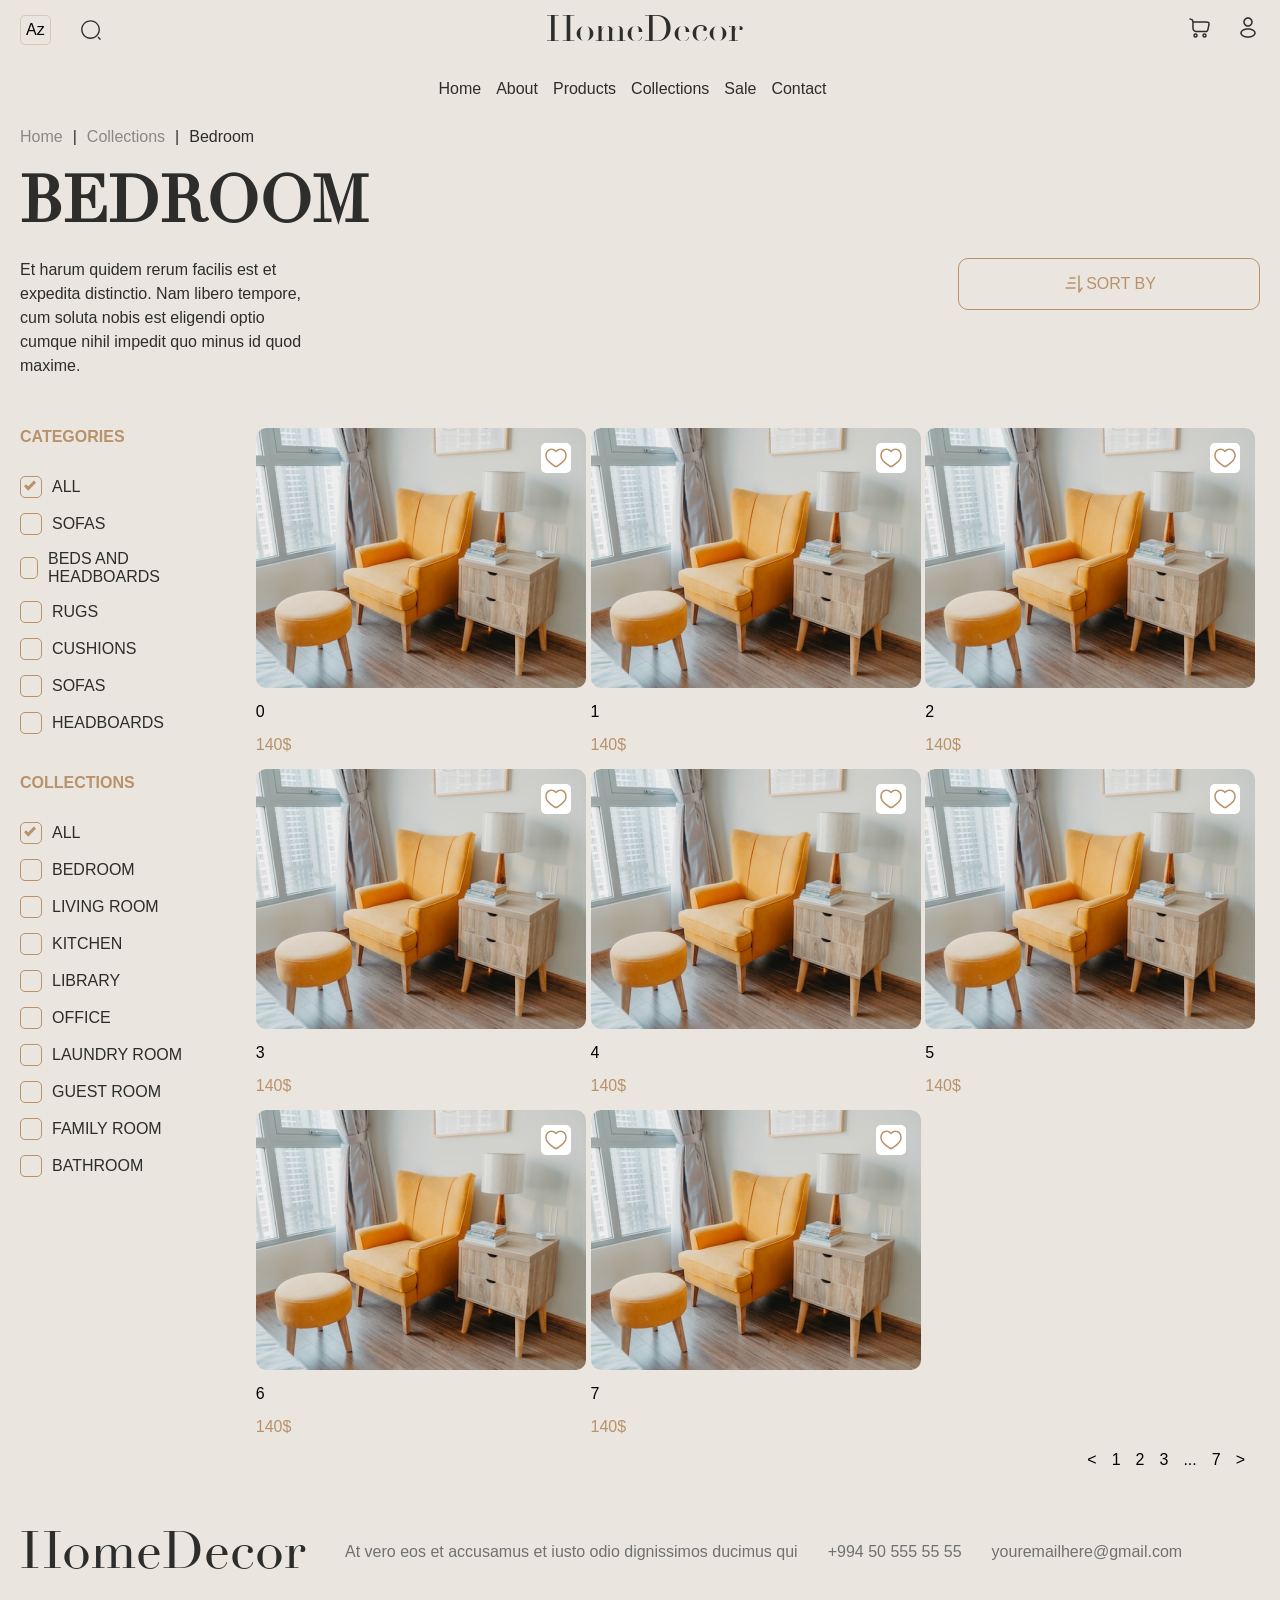
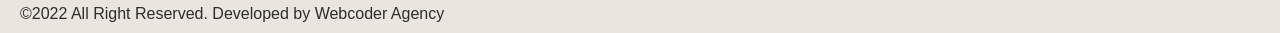
<file: html/collectionin.html>
<!DOCTYPE html>
<html lang="en">
<head>
    <meta charset="UTF-8">
    <meta http-equiv="X-UA-Compatible" content="IE=edge">
    <meta name="viewport" content="width=device-width, initial-scale=1.0">
    <link rel="stylesheet" href="../css/products.css">
    <title>Document</title>
</head>
<body>
    <div style="display: none;" class="shadow"></div> 
    <div style="display: none;" class="search-field">
        <svg  width="20" height="20" viewBox="0 0 20 20" fill="none" xmlns="http://www.w3.org/2000/svg">
            <path fill-rule="evenodd" clip-rule="evenodd" d="M9.54171 1.52081C5.11192 1.52081 1.52087 5.11186 1.52087 9.54165C1.52087 13.9714 5.11192 17.5625 9.54171 17.5625C13.9715 17.5625 17.5625 13.9714 17.5625 9.54165C17.5625 5.11186 13.9715 1.52081 9.54171 1.52081ZM0.145874 9.54165C0.145874 4.35247 4.35253 0.145813 9.54171 0.145813C14.7309 0.145813 18.9375 4.35247 18.9375 9.54165C18.9375 14.7308 14.7309 18.9375 9.54171 18.9375C4.35253 18.9375 0.145874 14.7308 0.145874 9.54165ZM16.8472 16.8472C17.1157 16.5787 17.551 16.5787 17.8195 16.8472L19.6528 18.6805C19.9213 18.949 19.9213 19.3843 19.6528 19.6528C19.3844 19.9213 18.9491 19.9213 18.6806 19.6528L16.8472 17.8195C16.5788 17.551 16.5788 17.1157 16.8472 16.8472Z" fill="#2D2D2B"/>
        </svg>
        <input placeholder="SEARCH OUR STORE" type="text">
        <div class="cross-icon" onclick="closeSearch()">
            <svg width="17" height="17" viewBox="0 0 17 17" fill="none" xmlns="http://www.w3.org/2000/svg">
                <path d="M16.0128 14.8631C16.0883 14.9386 16.1482 15.0282 16.189 15.1269C16.2299 15.2255 16.2509 15.3312 16.2509 15.438C16.2509 15.5447 16.2299 15.6504 16.189 15.7491C16.1482 15.8477 16.0883 15.9373 16.0128 16.0128C15.9373 16.0883 15.8477 16.1482 15.7491 16.189C15.6504 16.2299 15.5447 16.2509 15.438 16.2509C15.3312 16.2509 15.2255 16.2299 15.1269 16.189C15.0282 16.1482 14.9386 16.0883 14.8631 16.0128L8.12545 9.27412L1.3878 16.0128C1.23534 16.1653 1.02856 16.2509 0.812952 16.2509C0.597344 16.2509 0.390566 16.1653 0.238108 16.0128C0.08565 15.8603 4.25015e-09 15.6536 0 15.438C-4.25015e-09 15.2223 0.08565 15.0156 0.238108 14.8631L6.97678 8.12545L0.238108 1.3878C0.08565 1.23534 -1.60641e-09 1.02856 0 0.812952C1.60641e-09 0.597344 0.08565 0.390566 0.238108 0.238108C0.390566 0.08565 0.597344 1.60641e-09 0.812952 0C1.02856 -1.60641e-09 1.23534 0.08565 1.3878 0.238108L8.12545 6.97678L14.8631 0.238108C15.0156 0.08565 15.2223 -4.25015e-09 15.438 0C15.6536 4.25015e-09 15.8603 0.08565 16.0128 0.238108C16.1653 0.390566 16.2509 0.597344 16.2509 0.812952C16.2509 1.02856 16.1653 1.23534 16.0128 1.3878L9.27412 8.12545L16.0128 14.8631Z" fill="#2D2D2B"/>
            </svg>
        </div>
    </div>
    <div style="display: none;" class="mob-menu">
        <div class="mob-menu-top">
            <div class="basket-person-mob">
                <a class="basket-icon-link" href="basket.html">
                    <svg width="24" height="24" viewBox="0 0 24 24" fill="none" xmlns="http://www.w3.org/2000/svg">
                        <path d="M7.5 18C8.32843 18 9 18.6716 9 19.5C9 20.3284 8.32843 21 7.5 21C6.67157 21 6 20.3284 6 19.5C6 18.6716 6.67157 18 7.5 18Z" stroke="#2D2D2B" stroke-width="1.5"/>
                        <path d="M16.5 18.0001C17.3284 18.0001 18 18.6716 18 19.5001C18 20.3285 17.3284 21.0001 16.5 21.0001C15.6716 21.0001 15 20.3285 15 19.5001C15 18.6716 15.6716 18.0001 16.5 18.0001Z" stroke="#2D2D2B" stroke-width="1.5"/>
                        <path d="M2.26121 3.09184L2.50997 2.38429H2.50997L2.26121 3.09184ZM2.24876 2.29246C1.85799 2.15507 1.42984 2.36048 1.29246 2.75124C1.15507 3.14201 1.36048 3.57016 1.75124 3.70754L2.24876 2.29246ZM4.58584 4.32298L5.20507 3.89983V3.89983L4.58584 4.32298ZM5.88772 14.5862L5.34345 15.1022H5.34345L5.88772 14.5862ZM20.6578 9.88275L21.3923 10.0342L21.3933 10.0296L20.6578 9.88275ZM20.158 12.3075L20.8926 12.4589L20.158 12.3075ZM20.7345 6.69708L20.1401 7.15439L20.7345 6.69708ZM19.1336 15.0504L18.6598 14.469L19.1336 15.0504ZM5.70808 9.76V7.03836H4.20808V9.76H5.70808ZM2.50997 2.38429L2.24876 2.29246L1.75124 3.70754L2.01245 3.79938L2.50997 2.38429ZM10.9375 16.25H16.2404V14.75H10.9375V16.25ZM5.70808 7.03836C5.70808 6.3312 5.7091 5.7411 5.65719 5.26157C5.60346 4.76519 5.48705 4.31247 5.20507 3.89983L3.96661 4.74613C4.05687 4.87822 4.12657 5.05964 4.1659 5.42299C4.20706 5.8032 4.20808 6.29841 4.20808 7.03836H5.70808ZM2.01245 3.79938C2.68006 4.0341 3.11881 4.18965 3.44166 4.34806C3.74488 4.49684 3.87855 4.61727 3.96661 4.74613L5.20507 3.89983C4.92089 3.48397 4.54304 3.21763 4.10241 3.00143C3.68139 2.79485 3.14395 2.60719 2.50997 2.38429L2.01245 3.79938ZM4.20808 9.76C4.20808 11.2125 4.22171 12.2599 4.35876 13.0601C4.50508 13.9144 4.79722 14.5261 5.34345 15.1022L6.43198 14.0702C6.11182 13.7325 5.93913 13.4018 5.83723 12.8069C5.72607 12.1578 5.70808 11.249 5.70808 9.76H4.20808ZM10.9375 14.75C9.52069 14.75 8.53763 14.7482 7.79696 14.6432C7.08215 14.5418 6.70452 14.3576 6.43198 14.0702L5.34345 15.1022C5.93731 15.7286 6.69012 16.0013 7.58636 16.1283C8.45674 16.2518 9.56535 16.25 10.9375 16.25V14.75ZM4.95808 6.87H17.0888V5.37H4.95808V6.87ZM19.9232 9.73135L19.4235 12.1561L20.8926 12.4589L21.3923 10.0342L19.9232 9.73135ZM17.0888 6.87C17.9452 6.87 18.6989 6.871 19.2937 6.93749C19.5893 6.97053 19.8105 7.01643 19.9659 7.07105C20.1273 7.12776 20.153 7.17127 20.1401 7.15439L21.329 6.23978C21.094 5.93436 20.7636 5.76145 20.4632 5.65587C20.1567 5.54818 19.8101 5.48587 19.4604 5.44678C18.7646 5.369 17.9174 5.37 17.0888 5.37V6.87ZM21.3933 10.0296C21.5625 9.18167 21.7062 8.47024 21.7414 7.90038C21.7775 7.31418 21.7108 6.73617 21.329 6.23978L20.1401 7.15439C20.2021 7.23508 20.2706 7.38037 20.2442 7.80797C20.2168 8.25191 20.1002 8.84478 19.9223 9.73595L21.3933 10.0296ZM16.2404 16.25C17.0021 16.25 17.6413 16.2513 18.1566 16.1882C18.6923 16.1227 19.1809 15.9794 19.6074 15.6318L18.6598 14.469C18.5346 14.571 18.3571 14.6525 17.9744 14.6994C17.5712 14.7487 17.0397 14.75 16.2404 14.75V16.25ZM19.4235 12.1561C19.2621 12.9389 19.1535 13.4593 19.0238 13.8442C18.9007 14.2095 18.785 14.367 18.6598 14.469L19.6074 15.6318C20.0339 15.2842 20.2729 14.8346 20.4453 14.3232C20.6111 13.8312 20.7388 13.2049 20.8926 12.4589L19.4235 12.1561Z" fill="#2D2D2B"/>
                    </svg>
                    <div style="display: none;" class="basket-circle">1</div>
                </a>

                <a href="my-account.html">
                    <svg width="24" height="24" viewBox="0 0 24 24" fill="none" xmlns="http://www.w3.org/2000/svg">
                        <path fill-rule="evenodd" clip-rule="evenodd" d="M12 1.25C9.37665 1.25 7.25 3.37665 7.25 6C7.25 8.62335 9.37665 10.75 12 10.75C14.6234 10.75 16.75 8.62335 16.75 6C16.75 3.37665 14.6234 1.25 12 1.25ZM8.75 6C8.75 4.20507 10.2051 2.75 12 2.75C13.7949 2.75 15.25 4.20507 15.25 6C15.25 7.79493 13.7949 9.25 12 9.25C10.2051 9.25 8.75 7.79493 8.75 6Z" fill="#2D2D2B"/>
                        <path fill-rule="evenodd" clip-rule="evenodd" d="M12 12.25C9.96067 12.25 8.07752 12.7208 6.67815 13.5204C5.3 14.3079 4.25 15.5101 4.25 17C4.25 18.4899 5.3 19.6921 6.67815 20.4796C8.07752 21.2792 9.96067 21.75 12 21.75C14.0393 21.75 15.9225 21.2792 17.3219 20.4796C18.7 19.6921 19.75 18.4899 19.75 17C19.75 15.5101 18.7 14.3079 17.3219 13.5204C15.9225 12.7208 14.0393 12.25 12 12.25ZM5.75 17C5.75 16.2807 6.26701 15.483 7.42236 14.8228C8.55649 14.1747 10.1733 13.75 12 13.75C13.8267 13.75 15.4435 14.1747 16.5776 14.8228C17.733 15.483 18.25 16.2807 18.25 17C18.25 17.7193 17.733 18.517 16.5776 19.1772C15.4435 19.8253 13.8267 20.25 12 20.25C10.1733 20.25 8.55649 19.8253 7.42236 19.1772C6.26701 18.517 5.75 17.7193 5.75 17Z" fill="#2D2D2B"/>
                    </svg>
                </a>
            </div>
            <div class="cross-icon" onclick="closeMobMenu()">
                <svg width="17" height="17" viewBox="0 0 17 17" fill="none" xmlns="http://www.w3.org/2000/svg">
                    <path d="M16.0128 14.8631C16.0883 14.9386 16.1482 15.0282 16.189 15.1269C16.2299 15.2255 16.2509 15.3312 16.2509 15.438C16.2509 15.5447 16.2299 15.6504 16.189 15.7491C16.1482 15.8477 16.0883 15.9373 16.0128 16.0128C15.9373 16.0883 15.8477 16.1482 15.7491 16.189C15.6504 16.2299 15.5447 16.2509 15.438 16.2509C15.3312 16.2509 15.2255 16.2299 15.1269 16.189C15.0282 16.1482 14.9386 16.0883 14.8631 16.0128L8.12545 9.27412L1.3878 16.0128C1.23534 16.1653 1.02856 16.2509 0.812952 16.2509C0.597344 16.2509 0.390566 16.1653 0.238108 16.0128C0.08565 15.8603 4.25015e-09 15.6536 0 15.438C-4.25015e-09 15.2223 0.08565 15.0156 0.238108 14.8631L6.97678 8.12545L0.238108 1.3878C0.08565 1.23534 -1.60641e-09 1.02856 0 0.812952C1.60641e-09 0.597344 0.08565 0.390566 0.238108 0.238108C0.390566 0.08565 0.597344 1.60641e-09 0.812952 0C1.02856 -1.60641e-09 1.23534 0.08565 1.3878 0.238108L8.12545 6.97678L14.8631 0.238108C15.0156 0.08565 15.2223 -4.25015e-09 15.438 0C15.6536 4.25015e-09 15.8603 0.08565 16.0128 0.238108C16.1653 0.390566 16.2509 0.597344 16.2509 0.812952C16.2509 1.02856 16.1653 1.23534 16.0128 1.3878L9.27412 8.12545L16.0128 14.8631Z" fill="#2D2D2B"/>
                </svg>
            </div>
        </div>
        <ul class="nav-menu">
            <li class="nav-elem">
                <a href="index.html">Home</a>
            </li>
            <li class="nav-elem">
                <a href="about-us.html">About</a>
            </li>
            <li class="nav-elem">
                <a href="products.html">Products</a>
            </li>
            <li class="nav-elem">
                <a href="collections.html">Collections</a>
            </li>
            <li class="nav-elem">
                <a href="product.html">Sale</a>
            </li>
            <li class="nav-elem">
                <a href="contact.html">Contact</a>
            </li>
        </ul>
        <div class="langs-container">
            <div>Az</div>
            <div>En</div>
            <div>Ru</div>
        </div>
    </div>
    <div class="container">
      <div class="header">
        <div class="header-top">
            <div class="lang-search">
                <div class="lang">Az</div>
                <svg onclick="openSearch()" class="search-icon" width="20" height="20" viewBox="0 0 20 20" fill="none" xmlns="http://www.w3.org/2000/svg">
                    <path fill-rule="evenodd" clip-rule="evenodd" d="M9.54171 1.52081C5.11192 1.52081 1.52087 5.11186 1.52087 9.54165C1.52087 13.9714 5.11192 17.5625 9.54171 17.5625C13.9715 17.5625 17.5625 13.9714 17.5625 9.54165C17.5625 5.11186 13.9715 1.52081 9.54171 1.52081ZM0.145874 9.54165C0.145874 4.35247 4.35253 0.145813 9.54171 0.145813C14.7309 0.145813 18.9375 4.35247 18.9375 9.54165C18.9375 14.7308 14.7309 18.9375 9.54171 18.9375C4.35253 18.9375 0.145874 14.7308 0.145874 9.54165ZM16.8472 16.8472C17.1157 16.5787 17.551 16.5787 17.8195 16.8472L19.6528 18.6805C19.9213 18.949 19.9213 19.3843 19.6528 19.6528C19.3844 19.9213 18.9491 19.9213 18.6806 19.6528L16.8472 17.8195C16.5788 17.551 16.5788 17.1157 16.8472 16.8472Z" fill="#2D2D2B"/>
                </svg>
            </div>
            <h4 class="header-top-title">HomeDecor</h4>
            <div class="basket-person">
                <a class="basket-icon-link basket-icon-comp" href="basket.html">
                    <svg width="24" height="24" viewBox="0 0 24 24" fill="none" xmlns="http://www.w3.org/2000/svg">
                        <path d="M7.5 18C8.32843 18 9 18.6716 9 19.5C9 20.3284 8.32843 21 7.5 21C6.67157 21 6 20.3284 6 19.5C6 18.6716 6.67157 18 7.5 18Z" stroke="#2D2D2B" stroke-width="1.5"/>
                        <path d="M16.5 18.0001C17.3284 18.0001 18 18.6716 18 19.5001C18 20.3285 17.3284 21.0001 16.5 21.0001C15.6716 21.0001 15 20.3285 15 19.5001C15 18.6716 15.6716 18.0001 16.5 18.0001Z" stroke="#2D2D2B" stroke-width="1.5"/>
                        <path d="M2.26121 3.09184L2.50997 2.38429H2.50997L2.26121 3.09184ZM2.24876 2.29246C1.85799 2.15507 1.42984 2.36048 1.29246 2.75124C1.15507 3.14201 1.36048 3.57016 1.75124 3.70754L2.24876 2.29246ZM4.58584 4.32298L5.20507 3.89983V3.89983L4.58584 4.32298ZM5.88772 14.5862L5.34345 15.1022H5.34345L5.88772 14.5862ZM20.6578 9.88275L21.3923 10.0342L21.3933 10.0296L20.6578 9.88275ZM20.158 12.3075L20.8926 12.4589L20.158 12.3075ZM20.7345 6.69708L20.1401 7.15439L20.7345 6.69708ZM19.1336 15.0504L18.6598 14.469L19.1336 15.0504ZM5.70808 9.76V7.03836H4.20808V9.76H5.70808ZM2.50997 2.38429L2.24876 2.29246L1.75124 3.70754L2.01245 3.79938L2.50997 2.38429ZM10.9375 16.25H16.2404V14.75H10.9375V16.25ZM5.70808 7.03836C5.70808 6.3312 5.7091 5.7411 5.65719 5.26157C5.60346 4.76519 5.48705 4.31247 5.20507 3.89983L3.96661 4.74613C4.05687 4.87822 4.12657 5.05964 4.1659 5.42299C4.20706 5.8032 4.20808 6.29841 4.20808 7.03836H5.70808ZM2.01245 3.79938C2.68006 4.0341 3.11881 4.18965 3.44166 4.34806C3.74488 4.49684 3.87855 4.61727 3.96661 4.74613L5.20507 3.89983C4.92089 3.48397 4.54304 3.21763 4.10241 3.00143C3.68139 2.79485 3.14395 2.60719 2.50997 2.38429L2.01245 3.79938ZM4.20808 9.76C4.20808 11.2125 4.22171 12.2599 4.35876 13.0601C4.50508 13.9144 4.79722 14.5261 5.34345 15.1022L6.43198 14.0702C6.11182 13.7325 5.93913 13.4018 5.83723 12.8069C5.72607 12.1578 5.70808 11.249 5.70808 9.76H4.20808ZM10.9375 14.75C9.52069 14.75 8.53763 14.7482 7.79696 14.6432C7.08215 14.5418 6.70452 14.3576 6.43198 14.0702L5.34345 15.1022C5.93731 15.7286 6.69012 16.0013 7.58636 16.1283C8.45674 16.2518 9.56535 16.25 10.9375 16.25V14.75ZM4.95808 6.87H17.0888V5.37H4.95808V6.87ZM19.9232 9.73135L19.4235 12.1561L20.8926 12.4589L21.3923 10.0342L19.9232 9.73135ZM17.0888 6.87C17.9452 6.87 18.6989 6.871 19.2937 6.93749C19.5893 6.97053 19.8105 7.01643 19.9659 7.07105C20.1273 7.12776 20.153 7.17127 20.1401 7.15439L21.329 6.23978C21.094 5.93436 20.7636 5.76145 20.4632 5.65587C20.1567 5.54818 19.8101 5.48587 19.4604 5.44678C18.7646 5.369 17.9174 5.37 17.0888 5.37V6.87ZM21.3933 10.0296C21.5625 9.18167 21.7062 8.47024 21.7414 7.90038C21.7775 7.31418 21.7108 6.73617 21.329 6.23978L20.1401 7.15439C20.2021 7.23508 20.2706 7.38037 20.2442 7.80797C20.2168 8.25191 20.1002 8.84478 19.9223 9.73595L21.3933 10.0296ZM16.2404 16.25C17.0021 16.25 17.6413 16.2513 18.1566 16.1882C18.6923 16.1227 19.1809 15.9794 19.6074 15.6318L18.6598 14.469C18.5346 14.571 18.3571 14.6525 17.9744 14.6994C17.5712 14.7487 17.0397 14.75 16.2404 14.75V16.25ZM19.4235 12.1561C19.2621 12.9389 19.1535 13.4593 19.0238 13.8442C18.9007 14.2095 18.785 14.367 18.6598 14.469L19.6074 15.6318C20.0339 15.2842 20.2729 14.8346 20.4453 14.3232C20.6111 13.8312 20.7388 13.2049 20.8926 12.4589L19.4235 12.1561Z" fill="#2D2D2B"/>
                    </svg>
                    <div style="display: none;" class="basket-circle">1</div>
                </a>
                <a href="my-account.html">
                    <svg width="24" height="24" viewBox="0 0 24 24" fill="none" xmlns="http://www.w3.org/2000/svg">
                        <path fill-rule="evenodd" clip-rule="evenodd" d="M12 1.25C9.37665 1.25 7.25 3.37665 7.25 6C7.25 8.62335 9.37665 10.75 12 10.75C14.6234 10.75 16.75 8.62335 16.75 6C16.75 3.37665 14.6234 1.25 12 1.25ZM8.75 6C8.75 4.20507 10.2051 2.75 12 2.75C13.7949 2.75 15.25 4.20507 15.25 6C15.25 7.79493 13.7949 9.25 12 9.25C10.2051 9.25 8.75 7.79493 8.75 6Z" fill="#2D2D2B"/>
                        <path fill-rule="evenodd" clip-rule="evenodd" d="M12 12.25C9.96067 12.25 8.07752 12.7208 6.67815 13.5204C5.3 14.3079 4.25 15.5101 4.25 17C4.25 18.4899 5.3 19.6921 6.67815 20.4796C8.07752 21.2792 9.96067 21.75 12 21.75C14.0393 21.75 15.9225 21.2792 17.3219 20.4796C18.7 19.6921 19.75 18.4899 19.75 17C19.75 15.5101 18.7 14.3079 17.3219 13.5204C15.9225 12.7208 14.0393 12.25 12 12.25ZM5.75 17C5.75 16.2807 6.26701 15.483 7.42236 14.8228C8.55649 14.1747 10.1733 13.75 12 13.75C13.8267 13.75 15.4435 14.1747 16.5776 14.8228C17.733 15.483 18.25 16.2807 18.25 17C18.25 17.7193 17.733 18.517 16.5776 19.1772C15.4435 19.8253 13.8267 20.25 12 20.25C10.1733 20.25 8.55649 19.8253 7.42236 19.1772C6.26701 18.517 5.75 17.7193 5.75 17Z" fill="#2D2D2B"/>
                    </svg>
                </a>
            </div>
            <div class="search-mob-menu">
                <svg onclick="openSearch()" width="20" height="20" viewBox="0 0 20 20" fill="none" xmlns="http://www.w3.org/2000/svg">
                    <path fill-rule="evenodd" clip-rule="evenodd" d="M9.54171 1.52081C5.11192 1.52081 1.52087 5.11186 1.52087 9.54165C1.52087 13.9714 5.11192 17.5625 9.54171 17.5625C13.9715 17.5625 17.5625 13.9714 17.5625 9.54165C17.5625 5.11186 13.9715 1.52081 9.54171 1.52081ZM0.145874 9.54165C0.145874 4.35247 4.35253 0.145813 9.54171 0.145813C14.7309 0.145813 18.9375 4.35247 18.9375 9.54165C18.9375 14.7308 14.7309 18.9375 9.54171 18.9375C4.35253 18.9375 0.145874 14.7308 0.145874 9.54165ZM16.8472 16.8472C17.1157 16.5787 17.551 16.5787 17.8195 16.8472L19.6528 18.6805C19.9213 18.949 19.9213 19.3843 19.6528 19.6528C19.3844 19.9213 18.9491 19.9213 18.6806 19.6528L16.8472 17.8195C16.5788 17.551 16.5788 17.1157 16.8472 16.8472Z" fill="#2D2D2B"/>
                </svg>
                <svg class="mob-menu-icon" onclick="openMobMenu()" width="18" height="14" viewBox="0 0 18 14" fill="none" xmlns="http://www.w3.org/2000/svg">
                    <path d="M1 1H17M1 7H17M1 13H17" stroke="#2D2D2B" stroke-width="2" stroke-linecap="round" stroke-linejoin="round"/>
                </svg>
            </div>
        </div>
            <div class="nav-menu-container">
                <ul class="nav-menu">
                    <li class="nav-elem">
                        <a href="index.html">Home</a>
                    </li>
                    <li class="nav-elem">
                        <a href="about-us.html">About</a>
                    </li>
                    <li class="nav-elem">
                        <a href="products.html">Products</a>
                    </li>
                    <li class="nav-elem">
                        <a href="collections.html">Collections</a>
                    </li>
                    <li class="nav-elem">
                        <a href="product.html">Sale</a>
                    </li>
                    <li class="nav-elem">
                        <a href="contact.html">Contact</a>
                    </li>
                </ul>
            </div>
        </div>
        <ul class="page-nav">
            <li class="nav-elem1">
                <a href="index.html">Home</a> 
            </li>
            <li class="nav-elem2">|</li>
            <li class="nav-elem1">
                <a href="collections.html">Collections</a>
            </li>
            <li class="nav-elem2">|</li>
            <li class="nav-elem2">Bedroom</li>
        </ul>
        <div class="products-container">
            <h2>BEDROOM</h2>
            <div class="sort-txt">
                <div class="subtitle">Et harum quidem rerum facilis est et expedita distinctio. Nam libero tempore, cum soluta nobis est eligendi optio cumque nihil impedit quo minus id quod maxime.</div>
                <div class="sort-by-btn">
                    <svg width="24" height="24" viewBox="0 0 24 24" fill="none" xmlns="http://www.w3.org/2000/svg">
                        <path d="M4 16L13 16" stroke="#B8926A" stroke-width="1.5" stroke-linecap="round"/>
                        <path d="M6 11H13" stroke="#B8926A" stroke-width="1.5" stroke-linecap="round"/>
                        <path d="M8 6L13 6" stroke="#B8926A" stroke-width="1.5" stroke-linecap="round"/>
                        <path d="M17 4L17 20L20 16" stroke="#B8926A" stroke-width="1.5" stroke-linecap="round" stroke-linejoin="round"/>
                    </svg>
                    <div>SORT BY</div> 
                </div>
                <div class="mobile-btns">
                    <div class="sort-by-btn-mob">
                        <div>SORT BY</div>
                        <svg width="24" height="24" viewBox="0 0 24 24" fill="none" xmlns="http://www.w3.org/2000/svg">
                            <path d="M4 16L13 16" stroke="#B8926A" stroke-width="1.5" stroke-linecap="round"/>
                            <path d="M6 11H13" stroke="#B8926A" stroke-width="1.5" stroke-linecap="round"/>
                            <path d="M8 6L13 6" stroke="#B8926A" stroke-width="1.5" stroke-linecap="round"/>
                            <path d="M17 4L17 20L20 16" stroke="#B8926A" stroke-width="1.5" stroke-linecap="round" stroke-linejoin="round"/>
                        </svg>
                    </div>
                    <div class="categories-btn">
                        <div>CATEGORIES</div>
                        <svg width="20" height="12" viewBox="0 0 20 12" fill="none" xmlns="http://www.w3.org/2000/svg">
                            <path d="M20 2L10 12L-4.37114e-07 2L1.775 0.225L10 8.45L18.225 0.225L20 2Z" fill="#B8926A"/>
                        </svg> 
                    </div>
                    <div class="collections-btn">
                        <div>COLLECTIONS</div>
                        <svg width="20" height="12" viewBox="0 0 20 12" fill="none" xmlns="http://www.w3.org/2000/svg">
                            <path d="M20 2L10 12L-4.37114e-07 2L1.775 0.225L10 8.45L18.225 0.225L20 2Z" fill="#B8926A"/>
                        </svg> 
                    </div>   
                </div>
            </div>
            <div class="filter-products">
                <div class="filter">
                    <div class="filter-block">
                        <div class="filter-title">CATEGORIES</div>
                        <div class="filter-elems">
                            <label for="all" class="filter-elem">
                                <input id="all" type="checkbox" checked="checked">
                                <div class="checkmark"></div>
                                <div class="filter-name">ALL</div>
                            </label>
                            <label for="sofas" class="filter-elem">
                                <input id="sofas" type="checkbox" >
                                <div class="checkmark"></div>
                                <div class="filter-name">SOFAS</div>
                            </label>
                            <label for="beds" class="filter-elem">
                                <input id="beds" type="checkbox" >
                                <div class="checkmark"></div>
                                <div class="filter-name">BEDS AND HEADBOARDS</div>
                            </label>
                            <label for="rugs" class="filter-elem">
                                <input id="rugs" type="checkbox" >
                                <div class="checkmark"></div>
                                <div class="filter-name">RUGS</div>
                            </label>
                            <label for="cushions" class="filter-elem">
                                <input id="cushions" type="checkbox" >
                                <div class="checkmark"></div>
                                <div class="filter-name">CUSHIONS</div>
                            </label>
                            <label for="sofas2" class="filter-elem">
                                <input id="sofas2" type="checkbox" >
                                <div class="checkmark"></div>
                                <div class="filter-name">SOFAS</div>
                            </label>
                            <label for="headboards" class="filter-elem">
                                <input id="headboards" type="checkbox" >
                                <div class="checkmark"></div>
                                <div class="filter-name">HEADBOARDS</div>
                            </label>
                        </div>
                    </div>
                    <div class="filter-block">
                        <div class="filter-title">COLLECTIONS</div>
                        <div class="filter-elems">
                            <label for="all2" class="filter-elem">
                                <input id="all2" type="checkbox" checked="checked">
                                <div class="checkmark"></div>
                                <div class="filter-name">ALL</div>
                            </label>
                            <label for="bedroom" class="filter-elem">
                                <input id="bedroom" type="checkbox" >
                                <div class="checkmark"></div>
                                <div class="filter-name">BEDROOM</div>
                            </label>
                            <label for="living" class="filter-elem">
                                <input id="living" type="checkbox" >
                                <div class="checkmark"></div>
                                <div class="filter-name">LIVING ROOM</div>
                            </label>
                            <label for="kitchen" class="filter-elem">
                                <input id="kitchen" type="checkbox" >
                                <div class="checkmark"></div>
                                <div class="filter-name">KITCHEN</div>
                            </label>
                            <label for="library" class="filter-elem">
                                <input id="library" type="checkbox" >
                                <div class="checkmark"></div>
                                <div class="filter-name">LIBRARY</div>
                            </label>
                            <label for="office" class="filter-elem">
                                <input id="office" type="checkbox" >
                                <div class="checkmark"></div>
                                <div class="filter-name">OFFICE</div>
                            </label>
                            <label for="laundry" class="filter-elem">
                                <input id="laundry" type="checkbox" >
                                <div class="checkmark"></div>
                                <div class="filter-name">LAUNDRY ROOM</div>
                            </label>
                            <label for="guest" class="filter-elem">
                                <input id="guest" type="checkbox" >
                                <div class="checkmark"></div>
                                <div class="filter-name">GUEST ROOM</div>
                            </label>
                            <label for="family" class="filter-elem">
                                <input id="family" type="checkbox" >
                                <div class="checkmark"></div>
                                <div class="filter-name">FAMILY ROOM</div>
                            </label>
                            <label for="bathroom" class="filter-elem">
                                <input id="bathroom" type="checkbox" >
                                <div class="checkmark"></div>
                                <div class="filter-name">BATHROOM</div>
                            </label>
                        </div>
                    </div>
                </div>
                <div class="products"></div>
            </div>
            <div class="pages-container">
                <ul>
                    <li><</li>
                    <li>1</li>
                    <li>2</li>
                    <li>3</li>
                    <li>...</li>
                    <li>7</li>
                    <li>></li>
                </ul>
        </div>
        </div>       
        <div class="footer">
            <div class="footer-top">
                <div class="footer-title">HomeDecor</div>
                <ul class="footer-top-elems">
                    <li class="footer-top-elem">At vero eos et accusamus et iusto odio dignissimos ducimus qui </li>
                    <li class="footer-top-elem">+994 50 555 55 55</li>
                    <li class="footer-top-elem">youremailhere@gmail.com</li>
                </ul>
            </div>
            <div class="footer-bottom">
                <div>©2022 All Right Reserved. Developed by Webcoder Agency</div>
            </div>
        </div>
    </div>
    <script src="../js/general.js"></script>
    <script>
        initProducts('products')
    </script>
</body>
</html>
</file>
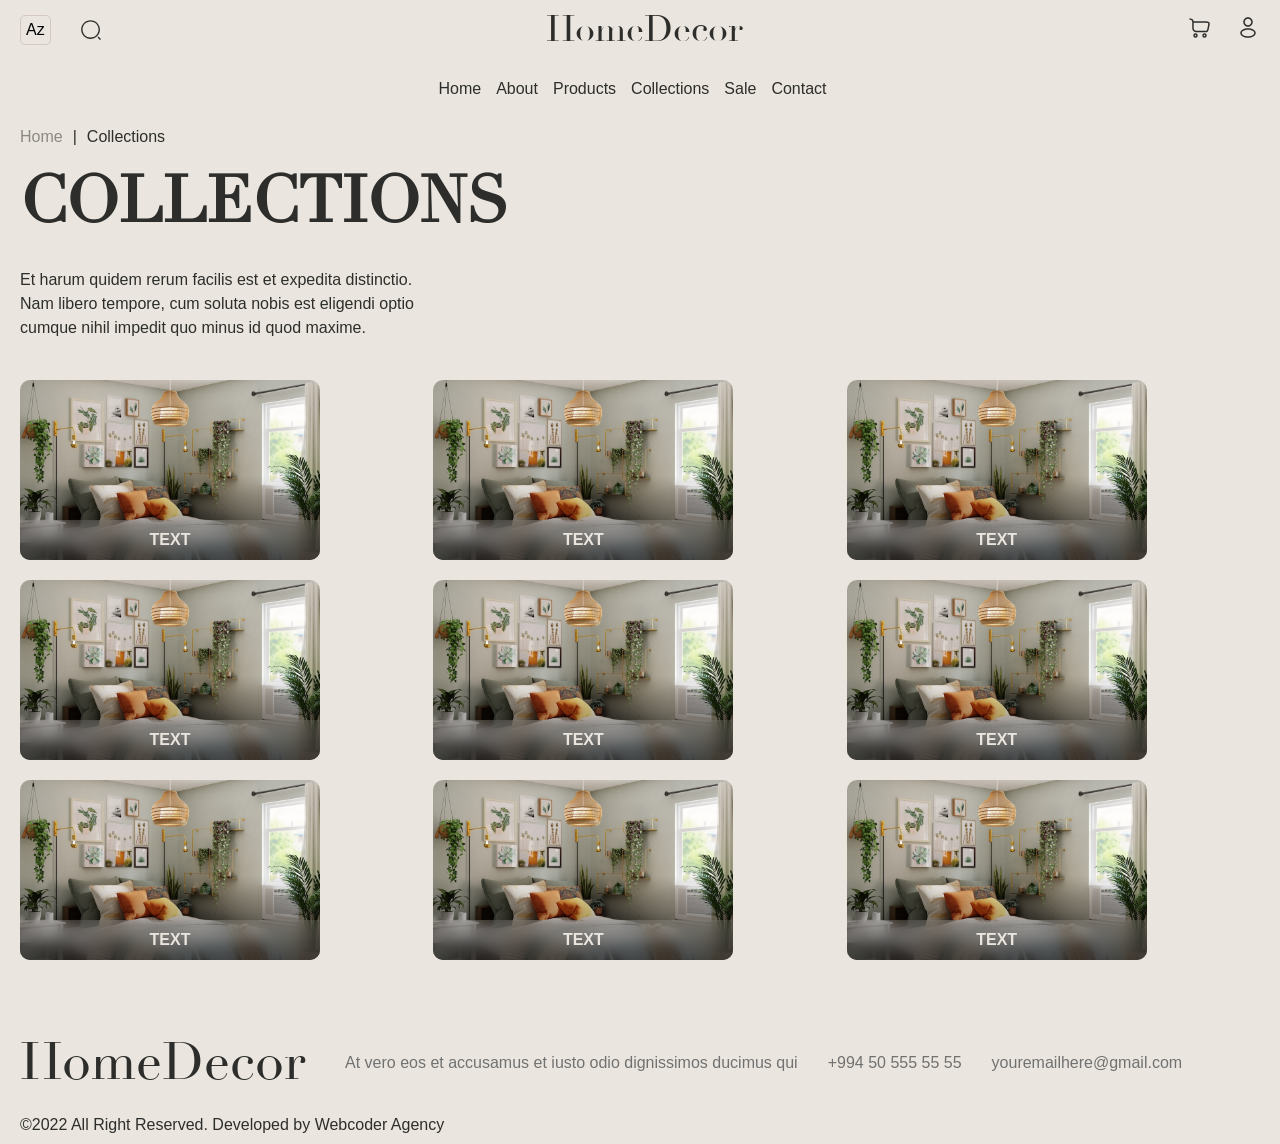
<file: html/collections.html>
<!DOCTYPE html>
<html lang="en">
<head>
    <meta charset="UTF-8">
    <meta http-equiv="X-UA-Compatible" content="IE=edge">
    <meta name="viewport" content="width=device-width, initial-scale=1.0">
    <link rel="stylesheet" href="../css/collection.css">
    <title>Collections</title>
</head>
<body>
    <div style="display: none;" class="shadow"></div> 
    <div style="display: none;" class="search-field">
        <svg  width="20" height="20" viewBox="0 0 20 20" fill="none" xmlns="http://www.w3.org/2000/svg">
            <path fill-rule="evenodd" clip-rule="evenodd" d="M9.54171 1.52081C5.11192 1.52081 1.52087 5.11186 1.52087 9.54165C1.52087 13.9714 5.11192 17.5625 9.54171 17.5625C13.9715 17.5625 17.5625 13.9714 17.5625 9.54165C17.5625 5.11186 13.9715 1.52081 9.54171 1.52081ZM0.145874 9.54165C0.145874 4.35247 4.35253 0.145813 9.54171 0.145813C14.7309 0.145813 18.9375 4.35247 18.9375 9.54165C18.9375 14.7308 14.7309 18.9375 9.54171 18.9375C4.35253 18.9375 0.145874 14.7308 0.145874 9.54165ZM16.8472 16.8472C17.1157 16.5787 17.551 16.5787 17.8195 16.8472L19.6528 18.6805C19.9213 18.949 19.9213 19.3843 19.6528 19.6528C19.3844 19.9213 18.9491 19.9213 18.6806 19.6528L16.8472 17.8195C16.5788 17.551 16.5788 17.1157 16.8472 16.8472Z" fill="#2D2D2B"/>
        </svg>
        <input placeholder="SEARCH OUR STORE" type="text">
        <div class="cross-icon" onclick="closeSearch()">
            <svg width="17" height="17" viewBox="0 0 17 17" fill="none" xmlns="http://www.w3.org/2000/svg">
                <path d="M16.0128 14.8631C16.0883 14.9386 16.1482 15.0282 16.189 15.1269C16.2299 15.2255 16.2509 15.3312 16.2509 15.438C16.2509 15.5447 16.2299 15.6504 16.189 15.7491C16.1482 15.8477 16.0883 15.9373 16.0128 16.0128C15.9373 16.0883 15.8477 16.1482 15.7491 16.189C15.6504 16.2299 15.5447 16.2509 15.438 16.2509C15.3312 16.2509 15.2255 16.2299 15.1269 16.189C15.0282 16.1482 14.9386 16.0883 14.8631 16.0128L8.12545 9.27412L1.3878 16.0128C1.23534 16.1653 1.02856 16.2509 0.812952 16.2509C0.597344 16.2509 0.390566 16.1653 0.238108 16.0128C0.08565 15.8603 4.25015e-09 15.6536 0 15.438C-4.25015e-09 15.2223 0.08565 15.0156 0.238108 14.8631L6.97678 8.12545L0.238108 1.3878C0.08565 1.23534 -1.60641e-09 1.02856 0 0.812952C1.60641e-09 0.597344 0.08565 0.390566 0.238108 0.238108C0.390566 0.08565 0.597344 1.60641e-09 0.812952 0C1.02856 -1.60641e-09 1.23534 0.08565 1.3878 0.238108L8.12545 6.97678L14.8631 0.238108C15.0156 0.08565 15.2223 -4.25015e-09 15.438 0C15.6536 4.25015e-09 15.8603 0.08565 16.0128 0.238108C16.1653 0.390566 16.2509 0.597344 16.2509 0.812952C16.2509 1.02856 16.1653 1.23534 16.0128 1.3878L9.27412 8.12545L16.0128 14.8631Z" fill="#2D2D2B"/>
            </svg>
        </div>
    </div>
    <div style="display: none;" class="mob-menu">
        <div class="mob-menu-top">
            <div class="basket-person-mob">
                <a class="basket-icon-link" href="basket.html">
                    <svg width="24" height="24" viewBox="0 0 24 24" fill="none" xmlns="http://www.w3.org/2000/svg">
                        <path d="M7.5 18C8.32843 18 9 18.6716 9 19.5C9 20.3284 8.32843 21 7.5 21C6.67157 21 6 20.3284 6 19.5C6 18.6716 6.67157 18 7.5 18Z" stroke="#2D2D2B" stroke-width="1.5"/>
                        <path d="M16.5 18.0001C17.3284 18.0001 18 18.6716 18 19.5001C18 20.3285 17.3284 21.0001 16.5 21.0001C15.6716 21.0001 15 20.3285 15 19.5001C15 18.6716 15.6716 18.0001 16.5 18.0001Z" stroke="#2D2D2B" stroke-width="1.5"/>
                        <path d="M2.26121 3.09184L2.50997 2.38429H2.50997L2.26121 3.09184ZM2.24876 2.29246C1.85799 2.15507 1.42984 2.36048 1.29246 2.75124C1.15507 3.14201 1.36048 3.57016 1.75124 3.70754L2.24876 2.29246ZM4.58584 4.32298L5.20507 3.89983V3.89983L4.58584 4.32298ZM5.88772 14.5862L5.34345 15.1022H5.34345L5.88772 14.5862ZM20.6578 9.88275L21.3923 10.0342L21.3933 10.0296L20.6578 9.88275ZM20.158 12.3075L20.8926 12.4589L20.158 12.3075ZM20.7345 6.69708L20.1401 7.15439L20.7345 6.69708ZM19.1336 15.0504L18.6598 14.469L19.1336 15.0504ZM5.70808 9.76V7.03836H4.20808V9.76H5.70808ZM2.50997 2.38429L2.24876 2.29246L1.75124 3.70754L2.01245 3.79938L2.50997 2.38429ZM10.9375 16.25H16.2404V14.75H10.9375V16.25ZM5.70808 7.03836C5.70808 6.3312 5.7091 5.7411 5.65719 5.26157C5.60346 4.76519 5.48705 4.31247 5.20507 3.89983L3.96661 4.74613C4.05687 4.87822 4.12657 5.05964 4.1659 5.42299C4.20706 5.8032 4.20808 6.29841 4.20808 7.03836H5.70808ZM2.01245 3.79938C2.68006 4.0341 3.11881 4.18965 3.44166 4.34806C3.74488 4.49684 3.87855 4.61727 3.96661 4.74613L5.20507 3.89983C4.92089 3.48397 4.54304 3.21763 4.10241 3.00143C3.68139 2.79485 3.14395 2.60719 2.50997 2.38429L2.01245 3.79938ZM4.20808 9.76C4.20808 11.2125 4.22171 12.2599 4.35876 13.0601C4.50508 13.9144 4.79722 14.5261 5.34345 15.1022L6.43198 14.0702C6.11182 13.7325 5.93913 13.4018 5.83723 12.8069C5.72607 12.1578 5.70808 11.249 5.70808 9.76H4.20808ZM10.9375 14.75C9.52069 14.75 8.53763 14.7482 7.79696 14.6432C7.08215 14.5418 6.70452 14.3576 6.43198 14.0702L5.34345 15.1022C5.93731 15.7286 6.69012 16.0013 7.58636 16.1283C8.45674 16.2518 9.56535 16.25 10.9375 16.25V14.75ZM4.95808 6.87H17.0888V5.37H4.95808V6.87ZM19.9232 9.73135L19.4235 12.1561L20.8926 12.4589L21.3923 10.0342L19.9232 9.73135ZM17.0888 6.87C17.9452 6.87 18.6989 6.871 19.2937 6.93749C19.5893 6.97053 19.8105 7.01643 19.9659 7.07105C20.1273 7.12776 20.153 7.17127 20.1401 7.15439L21.329 6.23978C21.094 5.93436 20.7636 5.76145 20.4632 5.65587C20.1567 5.54818 19.8101 5.48587 19.4604 5.44678C18.7646 5.369 17.9174 5.37 17.0888 5.37V6.87ZM21.3933 10.0296C21.5625 9.18167 21.7062 8.47024 21.7414 7.90038C21.7775 7.31418 21.7108 6.73617 21.329 6.23978L20.1401 7.15439C20.2021 7.23508 20.2706 7.38037 20.2442 7.80797C20.2168 8.25191 20.1002 8.84478 19.9223 9.73595L21.3933 10.0296ZM16.2404 16.25C17.0021 16.25 17.6413 16.2513 18.1566 16.1882C18.6923 16.1227 19.1809 15.9794 19.6074 15.6318L18.6598 14.469C18.5346 14.571 18.3571 14.6525 17.9744 14.6994C17.5712 14.7487 17.0397 14.75 16.2404 14.75V16.25ZM19.4235 12.1561C19.2621 12.9389 19.1535 13.4593 19.0238 13.8442C18.9007 14.2095 18.785 14.367 18.6598 14.469L19.6074 15.6318C20.0339 15.2842 20.2729 14.8346 20.4453 14.3232C20.6111 13.8312 20.7388 13.2049 20.8926 12.4589L19.4235 12.1561Z" fill="#2D2D2B"/>
                    </svg>
                    <div style="display: none;" class="basket-circle">1</div>
                </a>

                <a href="my-account.html">
                    <svg width="24" height="24" viewBox="0 0 24 24" fill="none" xmlns="http://www.w3.org/2000/svg">
                        <path fill-rule="evenodd" clip-rule="evenodd" d="M12 1.25C9.37665 1.25 7.25 3.37665 7.25 6C7.25 8.62335 9.37665 10.75 12 10.75C14.6234 10.75 16.75 8.62335 16.75 6C16.75 3.37665 14.6234 1.25 12 1.25ZM8.75 6C8.75 4.20507 10.2051 2.75 12 2.75C13.7949 2.75 15.25 4.20507 15.25 6C15.25 7.79493 13.7949 9.25 12 9.25C10.2051 9.25 8.75 7.79493 8.75 6Z" fill="#2D2D2B"/>
                        <path fill-rule="evenodd" clip-rule="evenodd" d="M12 12.25C9.96067 12.25 8.07752 12.7208 6.67815 13.5204C5.3 14.3079 4.25 15.5101 4.25 17C4.25 18.4899 5.3 19.6921 6.67815 20.4796C8.07752 21.2792 9.96067 21.75 12 21.75C14.0393 21.75 15.9225 21.2792 17.3219 20.4796C18.7 19.6921 19.75 18.4899 19.75 17C19.75 15.5101 18.7 14.3079 17.3219 13.5204C15.9225 12.7208 14.0393 12.25 12 12.25ZM5.75 17C5.75 16.2807 6.26701 15.483 7.42236 14.8228C8.55649 14.1747 10.1733 13.75 12 13.75C13.8267 13.75 15.4435 14.1747 16.5776 14.8228C17.733 15.483 18.25 16.2807 18.25 17C18.25 17.7193 17.733 18.517 16.5776 19.1772C15.4435 19.8253 13.8267 20.25 12 20.25C10.1733 20.25 8.55649 19.8253 7.42236 19.1772C6.26701 18.517 5.75 17.7193 5.75 17Z" fill="#2D2D2B"/>
                    </svg>
                </a>
            </div>
            <div class="cross-icon" onclick="closeMobMenu()">
                <svg width="17" height="17" viewBox="0 0 17 17" fill="none" xmlns="http://www.w3.org/2000/svg">
                    <path d="M16.0128 14.8631C16.0883 14.9386 16.1482 15.0282 16.189 15.1269C16.2299 15.2255 16.2509 15.3312 16.2509 15.438C16.2509 15.5447 16.2299 15.6504 16.189 15.7491C16.1482 15.8477 16.0883 15.9373 16.0128 16.0128C15.9373 16.0883 15.8477 16.1482 15.7491 16.189C15.6504 16.2299 15.5447 16.2509 15.438 16.2509C15.3312 16.2509 15.2255 16.2299 15.1269 16.189C15.0282 16.1482 14.9386 16.0883 14.8631 16.0128L8.12545 9.27412L1.3878 16.0128C1.23534 16.1653 1.02856 16.2509 0.812952 16.2509C0.597344 16.2509 0.390566 16.1653 0.238108 16.0128C0.08565 15.8603 4.25015e-09 15.6536 0 15.438C-4.25015e-09 15.2223 0.08565 15.0156 0.238108 14.8631L6.97678 8.12545L0.238108 1.3878C0.08565 1.23534 -1.60641e-09 1.02856 0 0.812952C1.60641e-09 0.597344 0.08565 0.390566 0.238108 0.238108C0.390566 0.08565 0.597344 1.60641e-09 0.812952 0C1.02856 -1.60641e-09 1.23534 0.08565 1.3878 0.238108L8.12545 6.97678L14.8631 0.238108C15.0156 0.08565 15.2223 -4.25015e-09 15.438 0C15.6536 4.25015e-09 15.8603 0.08565 16.0128 0.238108C16.1653 0.390566 16.2509 0.597344 16.2509 0.812952C16.2509 1.02856 16.1653 1.23534 16.0128 1.3878L9.27412 8.12545L16.0128 14.8631Z" fill="#2D2D2B"/>
                </svg>
            </div>
        </div>
        <ul class="nav-menu">
            <li class="nav-elem">
                <a href="index.html">Home</a>
            </li>
            <li class="nav-elem">
                <a href="about-us.html">About</a>
            </li>
            <li class="nav-elem">
                <a href="products.html">Products</a>
            </li>
            <li class="nav-elem">
                <a href="collections.html">Collections</a>
            </li>
            <li class="nav-elem">
                <a href="product.html">Sale</a>
            </li>
            <li class="nav-elem">
                <a href="contact.html">Contact</a>
            </li>
        </ul>
        <div class="langs-container">
            <div>Az</div>
            <div>En</div>
            <div>Ru</div>
        </div>
    </div>
    <div class="container">
      <div class="header">
        <div class="header-top">
            <div class="lang-search">
                <div class="lang">Az</div>
                <svg onclick="openSearch()" class="search-icon" width="20" height="20" viewBox="0 0 20 20" fill="none" xmlns="http://www.w3.org/2000/svg">
                    <path fill-rule="evenodd" clip-rule="evenodd" d="M9.54171 1.52081C5.11192 1.52081 1.52087 5.11186 1.52087 9.54165C1.52087 13.9714 5.11192 17.5625 9.54171 17.5625C13.9715 17.5625 17.5625 13.9714 17.5625 9.54165C17.5625 5.11186 13.9715 1.52081 9.54171 1.52081ZM0.145874 9.54165C0.145874 4.35247 4.35253 0.145813 9.54171 0.145813C14.7309 0.145813 18.9375 4.35247 18.9375 9.54165C18.9375 14.7308 14.7309 18.9375 9.54171 18.9375C4.35253 18.9375 0.145874 14.7308 0.145874 9.54165ZM16.8472 16.8472C17.1157 16.5787 17.551 16.5787 17.8195 16.8472L19.6528 18.6805C19.9213 18.949 19.9213 19.3843 19.6528 19.6528C19.3844 19.9213 18.9491 19.9213 18.6806 19.6528L16.8472 17.8195C16.5788 17.551 16.5788 17.1157 16.8472 16.8472Z" fill="#2D2D2B"/>
                </svg>
            </div>
            <h4 class="header-top-title">HomeDecor</h4>
            <div class="basket-person">
                <a class="basket-icon-link basket-icon-comp" href="basket.html">
                    <svg width="24" height="24" viewBox="0 0 24 24" fill="none" xmlns="http://www.w3.org/2000/svg">
                        <path d="M7.5 18C8.32843 18 9 18.6716 9 19.5C9 20.3284 8.32843 21 7.5 21C6.67157 21 6 20.3284 6 19.5C6 18.6716 6.67157 18 7.5 18Z" stroke="#2D2D2B" stroke-width="1.5"/>
                        <path d="M16.5 18.0001C17.3284 18.0001 18 18.6716 18 19.5001C18 20.3285 17.3284 21.0001 16.5 21.0001C15.6716 21.0001 15 20.3285 15 19.5001C15 18.6716 15.6716 18.0001 16.5 18.0001Z" stroke="#2D2D2B" stroke-width="1.5"/>
                        <path d="M2.26121 3.09184L2.50997 2.38429H2.50997L2.26121 3.09184ZM2.24876 2.29246C1.85799 2.15507 1.42984 2.36048 1.29246 2.75124C1.15507 3.14201 1.36048 3.57016 1.75124 3.70754L2.24876 2.29246ZM4.58584 4.32298L5.20507 3.89983V3.89983L4.58584 4.32298ZM5.88772 14.5862L5.34345 15.1022H5.34345L5.88772 14.5862ZM20.6578 9.88275L21.3923 10.0342L21.3933 10.0296L20.6578 9.88275ZM20.158 12.3075L20.8926 12.4589L20.158 12.3075ZM20.7345 6.69708L20.1401 7.15439L20.7345 6.69708ZM19.1336 15.0504L18.6598 14.469L19.1336 15.0504ZM5.70808 9.76V7.03836H4.20808V9.76H5.70808ZM2.50997 2.38429L2.24876 2.29246L1.75124 3.70754L2.01245 3.79938L2.50997 2.38429ZM10.9375 16.25H16.2404V14.75H10.9375V16.25ZM5.70808 7.03836C5.70808 6.3312 5.7091 5.7411 5.65719 5.26157C5.60346 4.76519 5.48705 4.31247 5.20507 3.89983L3.96661 4.74613C4.05687 4.87822 4.12657 5.05964 4.1659 5.42299C4.20706 5.8032 4.20808 6.29841 4.20808 7.03836H5.70808ZM2.01245 3.79938C2.68006 4.0341 3.11881 4.18965 3.44166 4.34806C3.74488 4.49684 3.87855 4.61727 3.96661 4.74613L5.20507 3.89983C4.92089 3.48397 4.54304 3.21763 4.10241 3.00143C3.68139 2.79485 3.14395 2.60719 2.50997 2.38429L2.01245 3.79938ZM4.20808 9.76C4.20808 11.2125 4.22171 12.2599 4.35876 13.0601C4.50508 13.9144 4.79722 14.5261 5.34345 15.1022L6.43198 14.0702C6.11182 13.7325 5.93913 13.4018 5.83723 12.8069C5.72607 12.1578 5.70808 11.249 5.70808 9.76H4.20808ZM10.9375 14.75C9.52069 14.75 8.53763 14.7482 7.79696 14.6432C7.08215 14.5418 6.70452 14.3576 6.43198 14.0702L5.34345 15.1022C5.93731 15.7286 6.69012 16.0013 7.58636 16.1283C8.45674 16.2518 9.56535 16.25 10.9375 16.25V14.75ZM4.95808 6.87H17.0888V5.37H4.95808V6.87ZM19.9232 9.73135L19.4235 12.1561L20.8926 12.4589L21.3923 10.0342L19.9232 9.73135ZM17.0888 6.87C17.9452 6.87 18.6989 6.871 19.2937 6.93749C19.5893 6.97053 19.8105 7.01643 19.9659 7.07105C20.1273 7.12776 20.153 7.17127 20.1401 7.15439L21.329 6.23978C21.094 5.93436 20.7636 5.76145 20.4632 5.65587C20.1567 5.54818 19.8101 5.48587 19.4604 5.44678C18.7646 5.369 17.9174 5.37 17.0888 5.37V6.87ZM21.3933 10.0296C21.5625 9.18167 21.7062 8.47024 21.7414 7.90038C21.7775 7.31418 21.7108 6.73617 21.329 6.23978L20.1401 7.15439C20.2021 7.23508 20.2706 7.38037 20.2442 7.80797C20.2168 8.25191 20.1002 8.84478 19.9223 9.73595L21.3933 10.0296ZM16.2404 16.25C17.0021 16.25 17.6413 16.2513 18.1566 16.1882C18.6923 16.1227 19.1809 15.9794 19.6074 15.6318L18.6598 14.469C18.5346 14.571 18.3571 14.6525 17.9744 14.6994C17.5712 14.7487 17.0397 14.75 16.2404 14.75V16.25ZM19.4235 12.1561C19.2621 12.9389 19.1535 13.4593 19.0238 13.8442C18.9007 14.2095 18.785 14.367 18.6598 14.469L19.6074 15.6318C20.0339 15.2842 20.2729 14.8346 20.4453 14.3232C20.6111 13.8312 20.7388 13.2049 20.8926 12.4589L19.4235 12.1561Z" fill="#2D2D2B"/>
                    </svg>
                    <div style="display: none;" class="basket-circle">1</div>
                </a>
                <a href="my-account.html">
                    <svg width="24" height="24" viewBox="0 0 24 24" fill="none" xmlns="http://www.w3.org/2000/svg">
                        <path fill-rule="evenodd" clip-rule="evenodd" d="M12 1.25C9.37665 1.25 7.25 3.37665 7.25 6C7.25 8.62335 9.37665 10.75 12 10.75C14.6234 10.75 16.75 8.62335 16.75 6C16.75 3.37665 14.6234 1.25 12 1.25ZM8.75 6C8.75 4.20507 10.2051 2.75 12 2.75C13.7949 2.75 15.25 4.20507 15.25 6C15.25 7.79493 13.7949 9.25 12 9.25C10.2051 9.25 8.75 7.79493 8.75 6Z" fill="#2D2D2B"/>
                        <path fill-rule="evenodd" clip-rule="evenodd" d="M12 12.25C9.96067 12.25 8.07752 12.7208 6.67815 13.5204C5.3 14.3079 4.25 15.5101 4.25 17C4.25 18.4899 5.3 19.6921 6.67815 20.4796C8.07752 21.2792 9.96067 21.75 12 21.75C14.0393 21.75 15.9225 21.2792 17.3219 20.4796C18.7 19.6921 19.75 18.4899 19.75 17C19.75 15.5101 18.7 14.3079 17.3219 13.5204C15.9225 12.7208 14.0393 12.25 12 12.25ZM5.75 17C5.75 16.2807 6.26701 15.483 7.42236 14.8228C8.55649 14.1747 10.1733 13.75 12 13.75C13.8267 13.75 15.4435 14.1747 16.5776 14.8228C17.733 15.483 18.25 16.2807 18.25 17C18.25 17.7193 17.733 18.517 16.5776 19.1772C15.4435 19.8253 13.8267 20.25 12 20.25C10.1733 20.25 8.55649 19.8253 7.42236 19.1772C6.26701 18.517 5.75 17.7193 5.75 17Z" fill="#2D2D2B"/>
                    </svg>
                </a>
            </div>
            <div class="search-mob-menu">
                <svg onclick="openSearch()" width="20" height="20" viewBox="0 0 20 20" fill="none" xmlns="http://www.w3.org/2000/svg">
                    <path fill-rule="evenodd" clip-rule="evenodd" d="M9.54171 1.52081C5.11192 1.52081 1.52087 5.11186 1.52087 9.54165C1.52087 13.9714 5.11192 17.5625 9.54171 17.5625C13.9715 17.5625 17.5625 13.9714 17.5625 9.54165C17.5625 5.11186 13.9715 1.52081 9.54171 1.52081ZM0.145874 9.54165C0.145874 4.35247 4.35253 0.145813 9.54171 0.145813C14.7309 0.145813 18.9375 4.35247 18.9375 9.54165C18.9375 14.7308 14.7309 18.9375 9.54171 18.9375C4.35253 18.9375 0.145874 14.7308 0.145874 9.54165ZM16.8472 16.8472C17.1157 16.5787 17.551 16.5787 17.8195 16.8472L19.6528 18.6805C19.9213 18.949 19.9213 19.3843 19.6528 19.6528C19.3844 19.9213 18.9491 19.9213 18.6806 19.6528L16.8472 17.8195C16.5788 17.551 16.5788 17.1157 16.8472 16.8472Z" fill="#2D2D2B"/>
                </svg>
                <svg class="mob-menu-icon" onclick="openMobMenu()" width="18" height="14" viewBox="0 0 18 14" fill="none" xmlns="http://www.w3.org/2000/svg">
                    <path d="M1 1H17M1 7H17M1 13H17" stroke="#2D2D2B" stroke-width="2" stroke-linecap="round" stroke-linejoin="round"/>
                </svg>
            </div>
        </div>
            <div class="nav-menu-container">
                <ul class="nav-menu">
                    <li class="nav-elem">
                        <a href="index.html">Home</a>
                    </li>
                    <li class="nav-elem">
                        <a href="about-us.html">About</a>
                    </li>
                    <li class="nav-elem">
                        <a href="products.html">Products</a>
                    </li>
                    <li class="nav-elem">
                        <a href="collections.html">Collections</a>
                    </li>
                    <li class="nav-elem">
                        <a href="product.html">Sale</a>
                    </li>
                    <li class="nav-elem">
                        <a href="contact.html">Contact</a>
                    </li>
                </ul>
            </div>
        </div>
        <ul class="page-nav">
            <li class="nav-elem1">
                <a href="index.html">Home</a>
            </li>
            <li class="nav-elem2">|</li>
            <li class="nav-elem2">Collections</li>
        </ul>
        <div class="collections-container">
            <h2 class="mob-h2">COLLECTIONS</h2>
            <div class="subtitle">Et harum quidem rerum facilis est et expedita distinctio. Nam libero tempore, cum soluta nobis est eligendi optio cumque nihil impedit quo minus id quod maxime.</div>
            <div class="collections">
                <div class="collection">
                    <div class="blured-block-text">TEXT</div>
                </div>
                <div class="collection">
                    <div class="blured-block-text">TEXT</div>
                </div>
                <div class="collection">
                    <div class="blured-block-text">TEXT</div>
                </div>
                <div class="collection">
                    <div class="blured-block-text">TEXT</div>
                </div>
                <div class="collection">
                    <div class="blured-block-text">TEXT</div>
                </div>
                <div class="collection">
                    <div class="blured-block-text">TEXT</div>
                </div>
                <div class="collection">
                    <div class="blured-block-text">TEXT</div>
                </div>
                <div class="collection">
                    <div class="blured-block-text">TEXT</div>
                </div>
                <div class="collection">
                    <div class="blured-block-text">TEXT</div>
                </div>
            </div>
        </div>
        <div class="footer">
            <div class="footer-top">
                <div class="footer-title">HomeDecor</div>
                <ul class="footer-top-elems">
                    <li class="footer-top-elem">At vero eos et accusamus et iusto odio dignissimos ducimus qui </li>
                    <li class="footer-top-elem">+994 50 555 55 55</li>
                    <li class="footer-top-elem">youremailhere@gmail.com</li>
                </ul>
            </div>
            <div class="footer-bottom">
                <div>©2022 All Right Reserved. Developed by Webcoder Agency</div>
            </div>
        </div>
    </div>
    <script src="../js/general.js"></script>
</body>
</html>
</file>
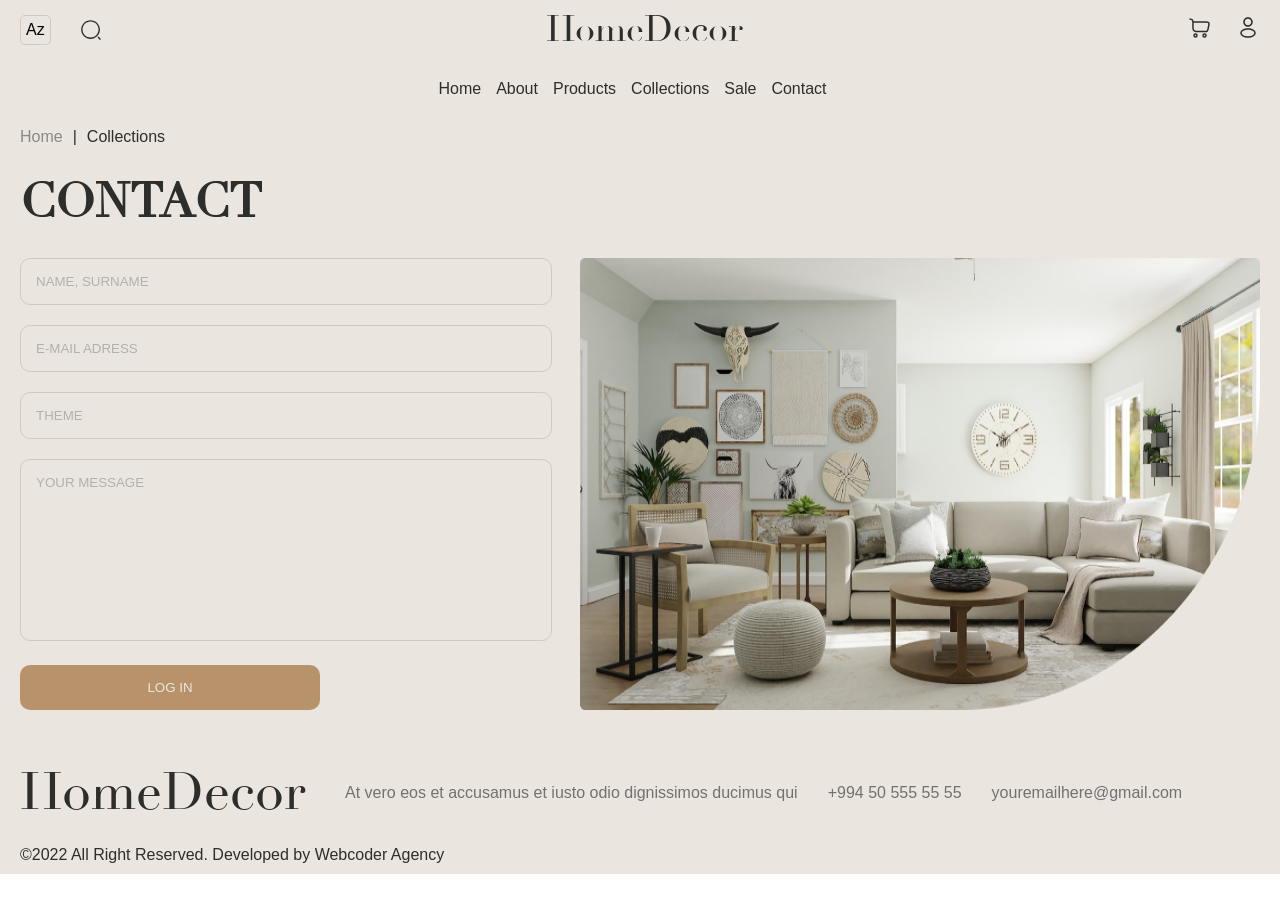
<file: html/contact.html>
<!DOCTYPE html>
<html lang="en">
<head>
    <meta charset="UTF-8">
    <meta http-equiv="X-UA-Compatible" content="IE=edge">
    <meta name="viewport" content="width=
    , initial-scale=1.0">
    <link rel="stylesheet" href="../css/general.css">
    <title>Contact</title>
</head>
<body>
    <div style="display: none;" class="shadow"></div> 
    <div style="display: none;" class="search-field">
        <svg  width="20" height="20" viewBox="0 0 20 20" fill="none" xmlns="http://www.w3.org/2000/svg">
            <path fill-rule="evenodd" clip-rule="evenodd" d="M9.54171 1.52081C5.11192 1.52081 1.52087 5.11186 1.52087 9.54165C1.52087 13.9714 5.11192 17.5625 9.54171 17.5625C13.9715 17.5625 17.5625 13.9714 17.5625 9.54165C17.5625 5.11186 13.9715 1.52081 9.54171 1.52081ZM0.145874 9.54165C0.145874 4.35247 4.35253 0.145813 9.54171 0.145813C14.7309 0.145813 18.9375 4.35247 18.9375 9.54165C18.9375 14.7308 14.7309 18.9375 9.54171 18.9375C4.35253 18.9375 0.145874 14.7308 0.145874 9.54165ZM16.8472 16.8472C17.1157 16.5787 17.551 16.5787 17.8195 16.8472L19.6528 18.6805C19.9213 18.949 19.9213 19.3843 19.6528 19.6528C19.3844 19.9213 18.9491 19.9213 18.6806 19.6528L16.8472 17.8195C16.5788 17.551 16.5788 17.1157 16.8472 16.8472Z" fill="#2D2D2B"/>
        </svg>
        <input placeholder="SEARCH OUR STORE" type="text">
        <div class="cross-icon" onclick="closeSearch()">
            <svg width="17" height="17" viewBox="0 0 17 17" fill="none" xmlns="http://www.w3.org/2000/svg">
                <path d="M16.0128 14.8631C16.0883 14.9386 16.1482 15.0282 16.189 15.1269C16.2299 15.2255 16.2509 15.3312 16.2509 15.438C16.2509 15.5447 16.2299 15.6504 16.189 15.7491C16.1482 15.8477 16.0883 15.9373 16.0128 16.0128C15.9373 16.0883 15.8477 16.1482 15.7491 16.189C15.6504 16.2299 15.5447 16.2509 15.438 16.2509C15.3312 16.2509 15.2255 16.2299 15.1269 16.189C15.0282 16.1482 14.9386 16.0883 14.8631 16.0128L8.12545 9.27412L1.3878 16.0128C1.23534 16.1653 1.02856 16.2509 0.812952 16.2509C0.597344 16.2509 0.390566 16.1653 0.238108 16.0128C0.08565 15.8603 4.25015e-09 15.6536 0 15.438C-4.25015e-09 15.2223 0.08565 15.0156 0.238108 14.8631L6.97678 8.12545L0.238108 1.3878C0.08565 1.23534 -1.60641e-09 1.02856 0 0.812952C1.60641e-09 0.597344 0.08565 0.390566 0.238108 0.238108C0.390566 0.08565 0.597344 1.60641e-09 0.812952 0C1.02856 -1.60641e-09 1.23534 0.08565 1.3878 0.238108L8.12545 6.97678L14.8631 0.238108C15.0156 0.08565 15.2223 -4.25015e-09 15.438 0C15.6536 4.25015e-09 15.8603 0.08565 16.0128 0.238108C16.1653 0.390566 16.2509 0.597344 16.2509 0.812952C16.2509 1.02856 16.1653 1.23534 16.0128 1.3878L9.27412 8.12545L16.0128 14.8631Z" fill="#2D2D2B"/>
            </svg>
        </div>
    </div>
    <div style="display: none;" class="mob-menu">
        <div class="mob-menu-top">
            <div class="basket-person-mob">
                <a class="basket-icon-link" href="basket.html">
                    <svg width="24" height="24" viewBox="0 0 24 24" fill="none" xmlns="http://www.w3.org/2000/svg">
                        <path d="M7.5 18C8.32843 18 9 18.6716 9 19.5C9 20.3284 8.32843 21 7.5 21C6.67157 21 6 20.3284 6 19.5C6 18.6716 6.67157 18 7.5 18Z" stroke="#2D2D2B" stroke-width="1.5"/>
                        <path d="M16.5 18.0001C17.3284 18.0001 18 18.6716 18 19.5001C18 20.3285 17.3284 21.0001 16.5 21.0001C15.6716 21.0001 15 20.3285 15 19.5001C15 18.6716 15.6716 18.0001 16.5 18.0001Z" stroke="#2D2D2B" stroke-width="1.5"/>
                        <path d="M2.26121 3.09184L2.50997 2.38429H2.50997L2.26121 3.09184ZM2.24876 2.29246C1.85799 2.15507 1.42984 2.36048 1.29246 2.75124C1.15507 3.14201 1.36048 3.57016 1.75124 3.70754L2.24876 2.29246ZM4.58584 4.32298L5.20507 3.89983V3.89983L4.58584 4.32298ZM5.88772 14.5862L5.34345 15.1022H5.34345L5.88772 14.5862ZM20.6578 9.88275L21.3923 10.0342L21.3933 10.0296L20.6578 9.88275ZM20.158 12.3075L20.8926 12.4589L20.158 12.3075ZM20.7345 6.69708L20.1401 7.15439L20.7345 6.69708ZM19.1336 15.0504L18.6598 14.469L19.1336 15.0504ZM5.70808 9.76V7.03836H4.20808V9.76H5.70808ZM2.50997 2.38429L2.24876 2.29246L1.75124 3.70754L2.01245 3.79938L2.50997 2.38429ZM10.9375 16.25H16.2404V14.75H10.9375V16.25ZM5.70808 7.03836C5.70808 6.3312 5.7091 5.7411 5.65719 5.26157C5.60346 4.76519 5.48705 4.31247 5.20507 3.89983L3.96661 4.74613C4.05687 4.87822 4.12657 5.05964 4.1659 5.42299C4.20706 5.8032 4.20808 6.29841 4.20808 7.03836H5.70808ZM2.01245 3.79938C2.68006 4.0341 3.11881 4.18965 3.44166 4.34806C3.74488 4.49684 3.87855 4.61727 3.96661 4.74613L5.20507 3.89983C4.92089 3.48397 4.54304 3.21763 4.10241 3.00143C3.68139 2.79485 3.14395 2.60719 2.50997 2.38429L2.01245 3.79938ZM4.20808 9.76C4.20808 11.2125 4.22171 12.2599 4.35876 13.0601C4.50508 13.9144 4.79722 14.5261 5.34345 15.1022L6.43198 14.0702C6.11182 13.7325 5.93913 13.4018 5.83723 12.8069C5.72607 12.1578 5.70808 11.249 5.70808 9.76H4.20808ZM10.9375 14.75C9.52069 14.75 8.53763 14.7482 7.79696 14.6432C7.08215 14.5418 6.70452 14.3576 6.43198 14.0702L5.34345 15.1022C5.93731 15.7286 6.69012 16.0013 7.58636 16.1283C8.45674 16.2518 9.56535 16.25 10.9375 16.25V14.75ZM4.95808 6.87H17.0888V5.37H4.95808V6.87ZM19.9232 9.73135L19.4235 12.1561L20.8926 12.4589L21.3923 10.0342L19.9232 9.73135ZM17.0888 6.87C17.9452 6.87 18.6989 6.871 19.2937 6.93749C19.5893 6.97053 19.8105 7.01643 19.9659 7.07105C20.1273 7.12776 20.153 7.17127 20.1401 7.15439L21.329 6.23978C21.094 5.93436 20.7636 5.76145 20.4632 5.65587C20.1567 5.54818 19.8101 5.48587 19.4604 5.44678C18.7646 5.369 17.9174 5.37 17.0888 5.37V6.87ZM21.3933 10.0296C21.5625 9.18167 21.7062 8.47024 21.7414 7.90038C21.7775 7.31418 21.7108 6.73617 21.329 6.23978L20.1401 7.15439C20.2021 7.23508 20.2706 7.38037 20.2442 7.80797C20.2168 8.25191 20.1002 8.84478 19.9223 9.73595L21.3933 10.0296ZM16.2404 16.25C17.0021 16.25 17.6413 16.2513 18.1566 16.1882C18.6923 16.1227 19.1809 15.9794 19.6074 15.6318L18.6598 14.469C18.5346 14.571 18.3571 14.6525 17.9744 14.6994C17.5712 14.7487 17.0397 14.75 16.2404 14.75V16.25ZM19.4235 12.1561C19.2621 12.9389 19.1535 13.4593 19.0238 13.8442C18.9007 14.2095 18.785 14.367 18.6598 14.469L19.6074 15.6318C20.0339 15.2842 20.2729 14.8346 20.4453 14.3232C20.6111 13.8312 20.7388 13.2049 20.8926 12.4589L19.4235 12.1561Z" fill="#2D2D2B"/>
                    </svg>
                    <div style="display: none;" class="basket-circle">1</div>
                </a>

                <a href="my-account.html">
                    <svg width="24" height="24" viewBox="0 0 24 24" fill="none" xmlns="http://www.w3.org/2000/svg">
                        <path fill-rule="evenodd" clip-rule="evenodd" d="M12 1.25C9.37665 1.25 7.25 3.37665 7.25 6C7.25 8.62335 9.37665 10.75 12 10.75C14.6234 10.75 16.75 8.62335 16.75 6C16.75 3.37665 14.6234 1.25 12 1.25ZM8.75 6C8.75 4.20507 10.2051 2.75 12 2.75C13.7949 2.75 15.25 4.20507 15.25 6C15.25 7.79493 13.7949 9.25 12 9.25C10.2051 9.25 8.75 7.79493 8.75 6Z" fill="#2D2D2B"/>
                        <path fill-rule="evenodd" clip-rule="evenodd" d="M12 12.25C9.96067 12.25 8.07752 12.7208 6.67815 13.5204C5.3 14.3079 4.25 15.5101 4.25 17C4.25 18.4899 5.3 19.6921 6.67815 20.4796C8.07752 21.2792 9.96067 21.75 12 21.75C14.0393 21.75 15.9225 21.2792 17.3219 20.4796C18.7 19.6921 19.75 18.4899 19.75 17C19.75 15.5101 18.7 14.3079 17.3219 13.5204C15.9225 12.7208 14.0393 12.25 12 12.25ZM5.75 17C5.75 16.2807 6.26701 15.483 7.42236 14.8228C8.55649 14.1747 10.1733 13.75 12 13.75C13.8267 13.75 15.4435 14.1747 16.5776 14.8228C17.733 15.483 18.25 16.2807 18.25 17C18.25 17.7193 17.733 18.517 16.5776 19.1772C15.4435 19.8253 13.8267 20.25 12 20.25C10.1733 20.25 8.55649 19.8253 7.42236 19.1772C6.26701 18.517 5.75 17.7193 5.75 17Z" fill="#2D2D2B"/>
                    </svg>
                </a>
            </div>
            <div class="cross-icon" onclick="closeMobMenu()">
                <svg width="17" height="17" viewBox="0 0 17 17" fill="none" xmlns="http://www.w3.org/2000/svg">
                    <path d="M16.0128 14.8631C16.0883 14.9386 16.1482 15.0282 16.189 15.1269C16.2299 15.2255 16.2509 15.3312 16.2509 15.438C16.2509 15.5447 16.2299 15.6504 16.189 15.7491C16.1482 15.8477 16.0883 15.9373 16.0128 16.0128C15.9373 16.0883 15.8477 16.1482 15.7491 16.189C15.6504 16.2299 15.5447 16.2509 15.438 16.2509C15.3312 16.2509 15.2255 16.2299 15.1269 16.189C15.0282 16.1482 14.9386 16.0883 14.8631 16.0128L8.12545 9.27412L1.3878 16.0128C1.23534 16.1653 1.02856 16.2509 0.812952 16.2509C0.597344 16.2509 0.390566 16.1653 0.238108 16.0128C0.08565 15.8603 4.25015e-09 15.6536 0 15.438C-4.25015e-09 15.2223 0.08565 15.0156 0.238108 14.8631L6.97678 8.12545L0.238108 1.3878C0.08565 1.23534 -1.60641e-09 1.02856 0 0.812952C1.60641e-09 0.597344 0.08565 0.390566 0.238108 0.238108C0.390566 0.08565 0.597344 1.60641e-09 0.812952 0C1.02856 -1.60641e-09 1.23534 0.08565 1.3878 0.238108L8.12545 6.97678L14.8631 0.238108C15.0156 0.08565 15.2223 -4.25015e-09 15.438 0C15.6536 4.25015e-09 15.8603 0.08565 16.0128 0.238108C16.1653 0.390566 16.2509 0.597344 16.2509 0.812952C16.2509 1.02856 16.1653 1.23534 16.0128 1.3878L9.27412 8.12545L16.0128 14.8631Z" fill="#2D2D2B"/>
                </svg>
            </div>
        </div>
        <ul class="nav-menu">
            <li class="nav-elem">
                <a href="index.html">Home</a>
            </li>
            <li class="nav-elem">
                <a href="about-us.html">About</a>
            </li>
            <li class="nav-elem">
                <a href="products.html">Products</a>
            </li>
            <li class="nav-elem">
                <a href="collections.html">Collections</a>
            </li>
            <li class="nav-elem">
                <a href="product.html">Sale</a>
            </li>
            <li class="nav-elem">
                <a href="contact.html">Contact</a>
            </li>
        </ul>
        <div class="langs-container">
            <div>Az</div>
            <div>En</div>
            <div>Ru</div>
        </div>
    </div>
    <div class="container">
      <div class="header">
        <div class="header-top">
            <div class="lang-search">
                <div class="lang">Az</div>
                <svg onclick="openSearch()" class="search-icon" width="20" height="20" viewBox="0 0 20 20" fill="none" xmlns="http://www.w3.org/2000/svg">
                    <path fill-rule="evenodd" clip-rule="evenodd" d="M9.54171 1.52081C5.11192 1.52081 1.52087 5.11186 1.52087 9.54165C1.52087 13.9714 5.11192 17.5625 9.54171 17.5625C13.9715 17.5625 17.5625 13.9714 17.5625 9.54165C17.5625 5.11186 13.9715 1.52081 9.54171 1.52081ZM0.145874 9.54165C0.145874 4.35247 4.35253 0.145813 9.54171 0.145813C14.7309 0.145813 18.9375 4.35247 18.9375 9.54165C18.9375 14.7308 14.7309 18.9375 9.54171 18.9375C4.35253 18.9375 0.145874 14.7308 0.145874 9.54165ZM16.8472 16.8472C17.1157 16.5787 17.551 16.5787 17.8195 16.8472L19.6528 18.6805C19.9213 18.949 19.9213 19.3843 19.6528 19.6528C19.3844 19.9213 18.9491 19.9213 18.6806 19.6528L16.8472 17.8195C16.5788 17.551 16.5788 17.1157 16.8472 16.8472Z" fill="#2D2D2B"/>
                </svg>
            </div>
            <h4 class="header-top-title">HomeDecor</h4>
            <div class="basket-person">
                <a class="basket-icon-link basket-icon-comp" href="basket.html">
                    <svg width="24" height="24" viewBox="0 0 24 24" fill="none" xmlns="http://www.w3.org/2000/svg">
                        <path d="M7.5 18C8.32843 18 9 18.6716 9 19.5C9 20.3284 8.32843 21 7.5 21C6.67157 21 6 20.3284 6 19.5C6 18.6716 6.67157 18 7.5 18Z" stroke="#2D2D2B" stroke-width="1.5"/>
                        <path d="M16.5 18.0001C17.3284 18.0001 18 18.6716 18 19.5001C18 20.3285 17.3284 21.0001 16.5 21.0001C15.6716 21.0001 15 20.3285 15 19.5001C15 18.6716 15.6716 18.0001 16.5 18.0001Z" stroke="#2D2D2B" stroke-width="1.5"/>
                        <path d="M2.26121 3.09184L2.50997 2.38429H2.50997L2.26121 3.09184ZM2.24876 2.29246C1.85799 2.15507 1.42984 2.36048 1.29246 2.75124C1.15507 3.14201 1.36048 3.57016 1.75124 3.70754L2.24876 2.29246ZM4.58584 4.32298L5.20507 3.89983V3.89983L4.58584 4.32298ZM5.88772 14.5862L5.34345 15.1022H5.34345L5.88772 14.5862ZM20.6578 9.88275L21.3923 10.0342L21.3933 10.0296L20.6578 9.88275ZM20.158 12.3075L20.8926 12.4589L20.158 12.3075ZM20.7345 6.69708L20.1401 7.15439L20.7345 6.69708ZM19.1336 15.0504L18.6598 14.469L19.1336 15.0504ZM5.70808 9.76V7.03836H4.20808V9.76H5.70808ZM2.50997 2.38429L2.24876 2.29246L1.75124 3.70754L2.01245 3.79938L2.50997 2.38429ZM10.9375 16.25H16.2404V14.75H10.9375V16.25ZM5.70808 7.03836C5.70808 6.3312 5.7091 5.7411 5.65719 5.26157C5.60346 4.76519 5.48705 4.31247 5.20507 3.89983L3.96661 4.74613C4.05687 4.87822 4.12657 5.05964 4.1659 5.42299C4.20706 5.8032 4.20808 6.29841 4.20808 7.03836H5.70808ZM2.01245 3.79938C2.68006 4.0341 3.11881 4.18965 3.44166 4.34806C3.74488 4.49684 3.87855 4.61727 3.96661 4.74613L5.20507 3.89983C4.92089 3.48397 4.54304 3.21763 4.10241 3.00143C3.68139 2.79485 3.14395 2.60719 2.50997 2.38429L2.01245 3.79938ZM4.20808 9.76C4.20808 11.2125 4.22171 12.2599 4.35876 13.0601C4.50508 13.9144 4.79722 14.5261 5.34345 15.1022L6.43198 14.0702C6.11182 13.7325 5.93913 13.4018 5.83723 12.8069C5.72607 12.1578 5.70808 11.249 5.70808 9.76H4.20808ZM10.9375 14.75C9.52069 14.75 8.53763 14.7482 7.79696 14.6432C7.08215 14.5418 6.70452 14.3576 6.43198 14.0702L5.34345 15.1022C5.93731 15.7286 6.69012 16.0013 7.58636 16.1283C8.45674 16.2518 9.56535 16.25 10.9375 16.25V14.75ZM4.95808 6.87H17.0888V5.37H4.95808V6.87ZM19.9232 9.73135L19.4235 12.1561L20.8926 12.4589L21.3923 10.0342L19.9232 9.73135ZM17.0888 6.87C17.9452 6.87 18.6989 6.871 19.2937 6.93749C19.5893 6.97053 19.8105 7.01643 19.9659 7.07105C20.1273 7.12776 20.153 7.17127 20.1401 7.15439L21.329 6.23978C21.094 5.93436 20.7636 5.76145 20.4632 5.65587C20.1567 5.54818 19.8101 5.48587 19.4604 5.44678C18.7646 5.369 17.9174 5.37 17.0888 5.37V6.87ZM21.3933 10.0296C21.5625 9.18167 21.7062 8.47024 21.7414 7.90038C21.7775 7.31418 21.7108 6.73617 21.329 6.23978L20.1401 7.15439C20.2021 7.23508 20.2706 7.38037 20.2442 7.80797C20.2168 8.25191 20.1002 8.84478 19.9223 9.73595L21.3933 10.0296ZM16.2404 16.25C17.0021 16.25 17.6413 16.2513 18.1566 16.1882C18.6923 16.1227 19.1809 15.9794 19.6074 15.6318L18.6598 14.469C18.5346 14.571 18.3571 14.6525 17.9744 14.6994C17.5712 14.7487 17.0397 14.75 16.2404 14.75V16.25ZM19.4235 12.1561C19.2621 12.9389 19.1535 13.4593 19.0238 13.8442C18.9007 14.2095 18.785 14.367 18.6598 14.469L19.6074 15.6318C20.0339 15.2842 20.2729 14.8346 20.4453 14.3232C20.6111 13.8312 20.7388 13.2049 20.8926 12.4589L19.4235 12.1561Z" fill="#2D2D2B"/>
                    </svg>
                    <div style="display: none;" class="basket-circle">1</div>
                </a>
                <a href="my-account.html">
                    <svg width="24" height="24" viewBox="0 0 24 24" fill="none" xmlns="http://www.w3.org/2000/svg">
                        <path fill-rule="evenodd" clip-rule="evenodd" d="M12 1.25C9.37665 1.25 7.25 3.37665 7.25 6C7.25 8.62335 9.37665 10.75 12 10.75C14.6234 10.75 16.75 8.62335 16.75 6C16.75 3.37665 14.6234 1.25 12 1.25ZM8.75 6C8.75 4.20507 10.2051 2.75 12 2.75C13.7949 2.75 15.25 4.20507 15.25 6C15.25 7.79493 13.7949 9.25 12 9.25C10.2051 9.25 8.75 7.79493 8.75 6Z" fill="#2D2D2B"/>
                        <path fill-rule="evenodd" clip-rule="evenodd" d="M12 12.25C9.96067 12.25 8.07752 12.7208 6.67815 13.5204C5.3 14.3079 4.25 15.5101 4.25 17C4.25 18.4899 5.3 19.6921 6.67815 20.4796C8.07752 21.2792 9.96067 21.75 12 21.75C14.0393 21.75 15.9225 21.2792 17.3219 20.4796C18.7 19.6921 19.75 18.4899 19.75 17C19.75 15.5101 18.7 14.3079 17.3219 13.5204C15.9225 12.7208 14.0393 12.25 12 12.25ZM5.75 17C5.75 16.2807 6.26701 15.483 7.42236 14.8228C8.55649 14.1747 10.1733 13.75 12 13.75C13.8267 13.75 15.4435 14.1747 16.5776 14.8228C17.733 15.483 18.25 16.2807 18.25 17C18.25 17.7193 17.733 18.517 16.5776 19.1772C15.4435 19.8253 13.8267 20.25 12 20.25C10.1733 20.25 8.55649 19.8253 7.42236 19.1772C6.26701 18.517 5.75 17.7193 5.75 17Z" fill="#2D2D2B"/>
                    </svg>
                </a>
            </div>
            <div class="search-mob-menu">
                <svg onclick="openSearch()" width="20" height="20" viewBox="0 0 20 20" fill="none" xmlns="http://www.w3.org/2000/svg">
                    <path fill-rule="evenodd" clip-rule="evenodd" d="M9.54171 1.52081C5.11192 1.52081 1.52087 5.11186 1.52087 9.54165C1.52087 13.9714 5.11192 17.5625 9.54171 17.5625C13.9715 17.5625 17.5625 13.9714 17.5625 9.54165C17.5625 5.11186 13.9715 1.52081 9.54171 1.52081ZM0.145874 9.54165C0.145874 4.35247 4.35253 0.145813 9.54171 0.145813C14.7309 0.145813 18.9375 4.35247 18.9375 9.54165C18.9375 14.7308 14.7309 18.9375 9.54171 18.9375C4.35253 18.9375 0.145874 14.7308 0.145874 9.54165ZM16.8472 16.8472C17.1157 16.5787 17.551 16.5787 17.8195 16.8472L19.6528 18.6805C19.9213 18.949 19.9213 19.3843 19.6528 19.6528C19.3844 19.9213 18.9491 19.9213 18.6806 19.6528L16.8472 17.8195C16.5788 17.551 16.5788 17.1157 16.8472 16.8472Z" fill="#2D2D2B"/>
                </svg>
                <svg class="mob-menu-icon" onclick="openMobMenu()" width="18" height="14" viewBox="0 0 18 14" fill="none" xmlns="http://www.w3.org/2000/svg">
                    <path d="M1 1H17M1 7H17M1 13H17" stroke="#2D2D2B" stroke-width="2" stroke-linecap="round" stroke-linejoin="round"/>
                </svg>
            </div>
        </div>
            <div class="nav-menu-container">
                <ul class="nav-menu">
                    <li class="nav-elem">
                        <a href="index.html">Home</a>
                    </li>
                    <li class="nav-elem">
                        <a href="about-us.html">About</a>
                    </li>
                    <li class="nav-elem">
                        <a href="products.html">Products</a>
                    </li>
                    <li class="nav-elem">
                        <a href="collections.html">Collections</a>
                    </li>
                    <li class="nav-elem">
                        <a href="product.html">Sale</a>
                    </li>
                    <li class="nav-elem">
                        <a href="contact.html">Contact</a>
                    </li>
                </ul>
            </div>
        </div>
        <ul class="page-nav">
            <li class="nav-elem1">
                <a href="index.html">Home</a>
            </li>
            <li class="nav-elem2">|</li>
            <li class="nav-elem2">Collections</li>
        </ul>
        <div class="contact-container">
            <div class="contact-top">
                <h3>CONTACT</h3>
            </div>
            <div class="contact-inputs-img">
                <div class="contact-inputs-btn">
                    <form id="contact-form" action="">
                        <input class="contact-input" type="text" placeholder="NAME, SURNAME">
                        <input class="contact-input" type="text" placeholder="E-MAIL ADRESS">
                        <input class="contact-input" type="text" placeholder="THEME">
                        <textarea form="contact-form" class="contact-input msg-area"  placeholder="YOUR MESSAGE" name="" id="" cols="30" rows="10"></textarea>
                        <button class="login-normal-btn">LOG IN</button>
                    </form>
                </div>
                <img src="/pics/home6.png" alt="">
            </div>
        </div>
        <div class="footer">
            <div class="footer-top">
                <div class="footer-title">HomeDecor</div>
                <ul class="footer-top-elems">
                    <li class="footer-top-elem">At vero eos et accusamus et iusto odio dignissimos ducimus qui </li>
                    <li class="footer-top-elem">+994 50 555 55 55</li>
                    <li class="footer-top-elem">youremailhere@gmail.com</li>
                </ul>
            </div>
            <div class="footer-bottom">
                <div>©2022 All Right Reserved. Developed by Webcoder Agency</div>
            </div>
        </div>
    </div>
    <script src="../js/general.js"></script>
</body>
</html>
</file>
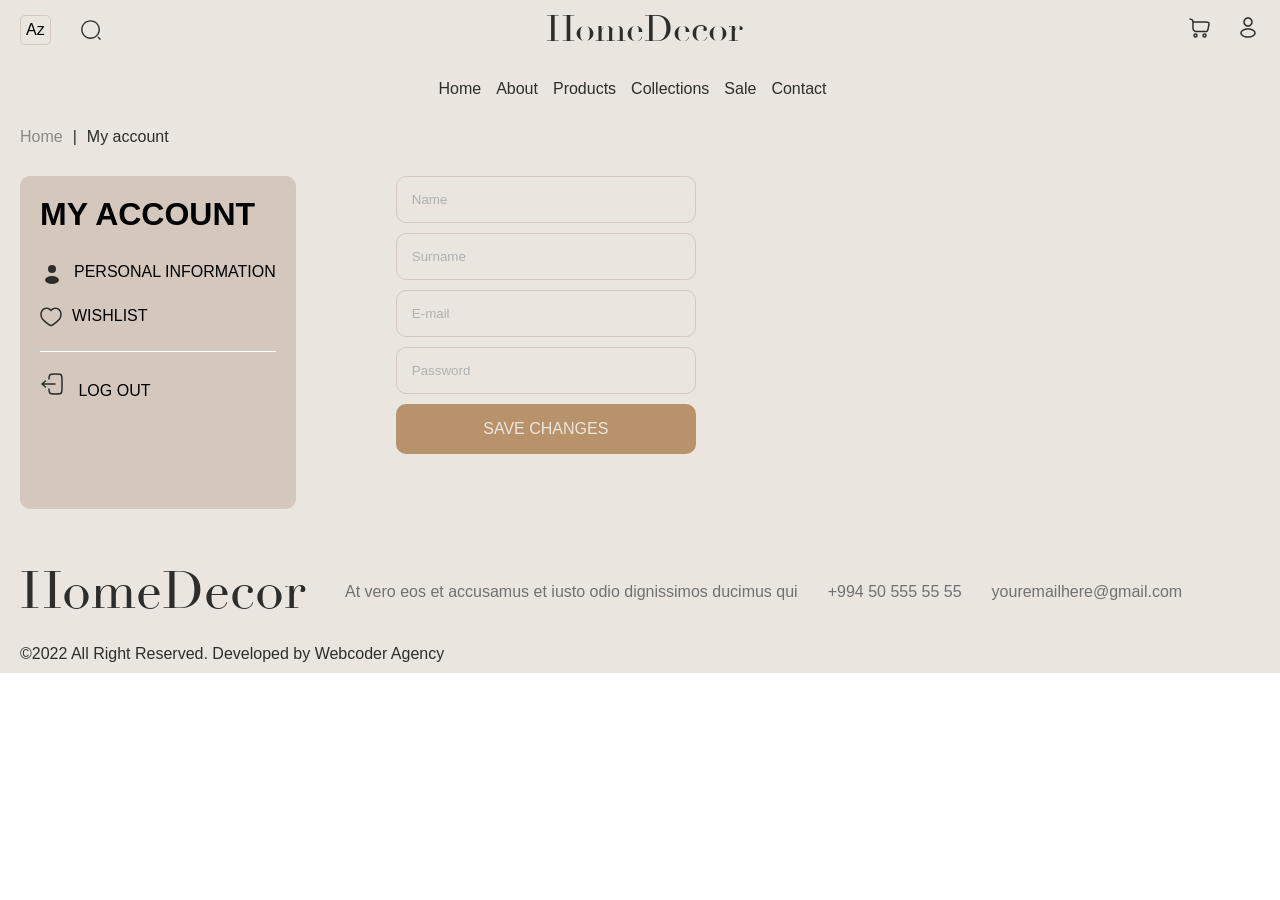
<file: html/my-account.html>
<!DOCTYPE html>
<html lang="en">
<head>
    <meta charset="UTF-8">
    <meta http-equiv="X-UA-Compatible" content="IE=edge">
    <meta name="viewport" content="width=device-width, initial-scale=1.0">
    <link rel="stylesheet" href="../css/my-account.css">
    <title>My account</title>
</head>
<body>
    <div style="display: none;" class="shadow"></div> 
    <div style="display: none;" class="search-field">
        <svg  width="20" height="20" viewBox="0 0 20 20" fill="none" xmlns="http://www.w3.org/2000/svg">
            <path fill-rule="evenodd" clip-rule="evenodd" d="M9.54171 1.52081C5.11192 1.52081 1.52087 5.11186 1.52087 9.54165C1.52087 13.9714 5.11192 17.5625 9.54171 17.5625C13.9715 17.5625 17.5625 13.9714 17.5625 9.54165C17.5625 5.11186 13.9715 1.52081 9.54171 1.52081ZM0.145874 9.54165C0.145874 4.35247 4.35253 0.145813 9.54171 0.145813C14.7309 0.145813 18.9375 4.35247 18.9375 9.54165C18.9375 14.7308 14.7309 18.9375 9.54171 18.9375C4.35253 18.9375 0.145874 14.7308 0.145874 9.54165ZM16.8472 16.8472C17.1157 16.5787 17.551 16.5787 17.8195 16.8472L19.6528 18.6805C19.9213 18.949 19.9213 19.3843 19.6528 19.6528C19.3844 19.9213 18.9491 19.9213 18.6806 19.6528L16.8472 17.8195C16.5788 17.551 16.5788 17.1157 16.8472 16.8472Z" fill="#2D2D2B"/>
        </svg>
        <input placeholder="SEARCH OUR STORE" type="text">
        <div class="cross-icon" onclick="closeSearch()">
            <svg width="17" height="17" viewBox="0 0 17 17" fill="none" xmlns="http://www.w3.org/2000/svg">
                <path d="M16.0128 14.8631C16.0883 14.9386 16.1482 15.0282 16.189 15.1269C16.2299 15.2255 16.2509 15.3312 16.2509 15.438C16.2509 15.5447 16.2299 15.6504 16.189 15.7491C16.1482 15.8477 16.0883 15.9373 16.0128 16.0128C15.9373 16.0883 15.8477 16.1482 15.7491 16.189C15.6504 16.2299 15.5447 16.2509 15.438 16.2509C15.3312 16.2509 15.2255 16.2299 15.1269 16.189C15.0282 16.1482 14.9386 16.0883 14.8631 16.0128L8.12545 9.27412L1.3878 16.0128C1.23534 16.1653 1.02856 16.2509 0.812952 16.2509C0.597344 16.2509 0.390566 16.1653 0.238108 16.0128C0.08565 15.8603 4.25015e-09 15.6536 0 15.438C-4.25015e-09 15.2223 0.08565 15.0156 0.238108 14.8631L6.97678 8.12545L0.238108 1.3878C0.08565 1.23534 -1.60641e-09 1.02856 0 0.812952C1.60641e-09 0.597344 0.08565 0.390566 0.238108 0.238108C0.390566 0.08565 0.597344 1.60641e-09 0.812952 0C1.02856 -1.60641e-09 1.23534 0.08565 1.3878 0.238108L8.12545 6.97678L14.8631 0.238108C15.0156 0.08565 15.2223 -4.25015e-09 15.438 0C15.6536 4.25015e-09 15.8603 0.08565 16.0128 0.238108C16.1653 0.390566 16.2509 0.597344 16.2509 0.812952C16.2509 1.02856 16.1653 1.23534 16.0128 1.3878L9.27412 8.12545L16.0128 14.8631Z" fill="#2D2D2B"/>
            </svg>
        </div>
    </div>
    <div style="display: none;" class="mob-menu">
        <div class="mob-menu-top">
            <div class="basket-person-mob">
                <a class="basket-icon-link" href="basket.html">
                    <svg width="24" height="24" viewBox="0 0 24 24" fill="none" xmlns="http://www.w3.org/2000/svg">
                        <path d="M7.5 18C8.32843 18 9 18.6716 9 19.5C9 20.3284 8.32843 21 7.5 21C6.67157 21 6 20.3284 6 19.5C6 18.6716 6.67157 18 7.5 18Z" stroke="#2D2D2B" stroke-width="1.5"/>
                        <path d="M16.5 18.0001C17.3284 18.0001 18 18.6716 18 19.5001C18 20.3285 17.3284 21.0001 16.5 21.0001C15.6716 21.0001 15 20.3285 15 19.5001C15 18.6716 15.6716 18.0001 16.5 18.0001Z" stroke="#2D2D2B" stroke-width="1.5"/>
                        <path d="M2.26121 3.09184L2.50997 2.38429H2.50997L2.26121 3.09184ZM2.24876 2.29246C1.85799 2.15507 1.42984 2.36048 1.29246 2.75124C1.15507 3.14201 1.36048 3.57016 1.75124 3.70754L2.24876 2.29246ZM4.58584 4.32298L5.20507 3.89983V3.89983L4.58584 4.32298ZM5.88772 14.5862L5.34345 15.1022H5.34345L5.88772 14.5862ZM20.6578 9.88275L21.3923 10.0342L21.3933 10.0296L20.6578 9.88275ZM20.158 12.3075L20.8926 12.4589L20.158 12.3075ZM20.7345 6.69708L20.1401 7.15439L20.7345 6.69708ZM19.1336 15.0504L18.6598 14.469L19.1336 15.0504ZM5.70808 9.76V7.03836H4.20808V9.76H5.70808ZM2.50997 2.38429L2.24876 2.29246L1.75124 3.70754L2.01245 3.79938L2.50997 2.38429ZM10.9375 16.25H16.2404V14.75H10.9375V16.25ZM5.70808 7.03836C5.70808 6.3312 5.7091 5.7411 5.65719 5.26157C5.60346 4.76519 5.48705 4.31247 5.20507 3.89983L3.96661 4.74613C4.05687 4.87822 4.12657 5.05964 4.1659 5.42299C4.20706 5.8032 4.20808 6.29841 4.20808 7.03836H5.70808ZM2.01245 3.79938C2.68006 4.0341 3.11881 4.18965 3.44166 4.34806C3.74488 4.49684 3.87855 4.61727 3.96661 4.74613L5.20507 3.89983C4.92089 3.48397 4.54304 3.21763 4.10241 3.00143C3.68139 2.79485 3.14395 2.60719 2.50997 2.38429L2.01245 3.79938ZM4.20808 9.76C4.20808 11.2125 4.22171 12.2599 4.35876 13.0601C4.50508 13.9144 4.79722 14.5261 5.34345 15.1022L6.43198 14.0702C6.11182 13.7325 5.93913 13.4018 5.83723 12.8069C5.72607 12.1578 5.70808 11.249 5.70808 9.76H4.20808ZM10.9375 14.75C9.52069 14.75 8.53763 14.7482 7.79696 14.6432C7.08215 14.5418 6.70452 14.3576 6.43198 14.0702L5.34345 15.1022C5.93731 15.7286 6.69012 16.0013 7.58636 16.1283C8.45674 16.2518 9.56535 16.25 10.9375 16.25V14.75ZM4.95808 6.87H17.0888V5.37H4.95808V6.87ZM19.9232 9.73135L19.4235 12.1561L20.8926 12.4589L21.3923 10.0342L19.9232 9.73135ZM17.0888 6.87C17.9452 6.87 18.6989 6.871 19.2937 6.93749C19.5893 6.97053 19.8105 7.01643 19.9659 7.07105C20.1273 7.12776 20.153 7.17127 20.1401 7.15439L21.329 6.23978C21.094 5.93436 20.7636 5.76145 20.4632 5.65587C20.1567 5.54818 19.8101 5.48587 19.4604 5.44678C18.7646 5.369 17.9174 5.37 17.0888 5.37V6.87ZM21.3933 10.0296C21.5625 9.18167 21.7062 8.47024 21.7414 7.90038C21.7775 7.31418 21.7108 6.73617 21.329 6.23978L20.1401 7.15439C20.2021 7.23508 20.2706 7.38037 20.2442 7.80797C20.2168 8.25191 20.1002 8.84478 19.9223 9.73595L21.3933 10.0296ZM16.2404 16.25C17.0021 16.25 17.6413 16.2513 18.1566 16.1882C18.6923 16.1227 19.1809 15.9794 19.6074 15.6318L18.6598 14.469C18.5346 14.571 18.3571 14.6525 17.9744 14.6994C17.5712 14.7487 17.0397 14.75 16.2404 14.75V16.25ZM19.4235 12.1561C19.2621 12.9389 19.1535 13.4593 19.0238 13.8442C18.9007 14.2095 18.785 14.367 18.6598 14.469L19.6074 15.6318C20.0339 15.2842 20.2729 14.8346 20.4453 14.3232C20.6111 13.8312 20.7388 13.2049 20.8926 12.4589L19.4235 12.1561Z" fill="#2D2D2B"/>
                    </svg>
                    <div style="display: none;" class="basket-circle">1</div>
                </a>

                <a href="my-account.html">
                    <svg width="24" height="24" viewBox="0 0 24 24" fill="none" xmlns="http://www.w3.org/2000/svg">
                        <path fill-rule="evenodd" clip-rule="evenodd" d="M12 1.25C9.37665 1.25 7.25 3.37665 7.25 6C7.25 8.62335 9.37665 10.75 12 10.75C14.6234 10.75 16.75 8.62335 16.75 6C16.75 3.37665 14.6234 1.25 12 1.25ZM8.75 6C8.75 4.20507 10.2051 2.75 12 2.75C13.7949 2.75 15.25 4.20507 15.25 6C15.25 7.79493 13.7949 9.25 12 9.25C10.2051 9.25 8.75 7.79493 8.75 6Z" fill="#2D2D2B"/>
                        <path fill-rule="evenodd" clip-rule="evenodd" d="M12 12.25C9.96067 12.25 8.07752 12.7208 6.67815 13.5204C5.3 14.3079 4.25 15.5101 4.25 17C4.25 18.4899 5.3 19.6921 6.67815 20.4796C8.07752 21.2792 9.96067 21.75 12 21.75C14.0393 21.75 15.9225 21.2792 17.3219 20.4796C18.7 19.6921 19.75 18.4899 19.75 17C19.75 15.5101 18.7 14.3079 17.3219 13.5204C15.9225 12.7208 14.0393 12.25 12 12.25ZM5.75 17C5.75 16.2807 6.26701 15.483 7.42236 14.8228C8.55649 14.1747 10.1733 13.75 12 13.75C13.8267 13.75 15.4435 14.1747 16.5776 14.8228C17.733 15.483 18.25 16.2807 18.25 17C18.25 17.7193 17.733 18.517 16.5776 19.1772C15.4435 19.8253 13.8267 20.25 12 20.25C10.1733 20.25 8.55649 19.8253 7.42236 19.1772C6.26701 18.517 5.75 17.7193 5.75 17Z" fill="#2D2D2B"/>
                    </svg>
                </a>
            </div>
            <div class="cross-icon" onclick="closeMobMenu()">
                <svg width="17" height="17" viewBox="0 0 17 17" fill="none" xmlns="http://www.w3.org/2000/svg">
                    <path d="M16.0128 14.8631C16.0883 14.9386 16.1482 15.0282 16.189 15.1269C16.2299 15.2255 16.2509 15.3312 16.2509 15.438C16.2509 15.5447 16.2299 15.6504 16.189 15.7491C16.1482 15.8477 16.0883 15.9373 16.0128 16.0128C15.9373 16.0883 15.8477 16.1482 15.7491 16.189C15.6504 16.2299 15.5447 16.2509 15.438 16.2509C15.3312 16.2509 15.2255 16.2299 15.1269 16.189C15.0282 16.1482 14.9386 16.0883 14.8631 16.0128L8.12545 9.27412L1.3878 16.0128C1.23534 16.1653 1.02856 16.2509 0.812952 16.2509C0.597344 16.2509 0.390566 16.1653 0.238108 16.0128C0.08565 15.8603 4.25015e-09 15.6536 0 15.438C-4.25015e-09 15.2223 0.08565 15.0156 0.238108 14.8631L6.97678 8.12545L0.238108 1.3878C0.08565 1.23534 -1.60641e-09 1.02856 0 0.812952C1.60641e-09 0.597344 0.08565 0.390566 0.238108 0.238108C0.390566 0.08565 0.597344 1.60641e-09 0.812952 0C1.02856 -1.60641e-09 1.23534 0.08565 1.3878 0.238108L8.12545 6.97678L14.8631 0.238108C15.0156 0.08565 15.2223 -4.25015e-09 15.438 0C15.6536 4.25015e-09 15.8603 0.08565 16.0128 0.238108C16.1653 0.390566 16.2509 0.597344 16.2509 0.812952C16.2509 1.02856 16.1653 1.23534 16.0128 1.3878L9.27412 8.12545L16.0128 14.8631Z" fill="#2D2D2B"/>
                </svg>
            </div>
        </div>
        <ul class="nav-menu">
            <li class="nav-elem">
                <a href="index.html">Home</a>
            </li>
            <li class="nav-elem">
                <a href="about-us.html">About</a>
            </li>
            <li class="nav-elem">
                <a href="products.html">Products</a>
            </li>
            <li class="nav-elem">
                <a href="collections.html">Collections</a>
            </li>
            <li class="nav-elem">
                <a href="product.html">Sale</a>
            </li>
            <li class="nav-elem">
                <a href="contact.html">Contact</a>
            </li>
        </ul>
        <div class="langs-container">
            <div>Az</div>
            <div>En</div>
            <div>Ru</div>
        </div>
    </div>
    <div class="container">
      <div class="header">
        <div class="header-top">
            <div class="lang-search">
                <div class="lang">Az</div>
                <svg onclick="openSearch()" class="search-icon" width="20" height="20" viewBox="0 0 20 20" fill="none" xmlns="http://www.w3.org/2000/svg">
                    <path fill-rule="evenodd" clip-rule="evenodd" d="M9.54171 1.52081C5.11192 1.52081 1.52087 5.11186 1.52087 9.54165C1.52087 13.9714 5.11192 17.5625 9.54171 17.5625C13.9715 17.5625 17.5625 13.9714 17.5625 9.54165C17.5625 5.11186 13.9715 1.52081 9.54171 1.52081ZM0.145874 9.54165C0.145874 4.35247 4.35253 0.145813 9.54171 0.145813C14.7309 0.145813 18.9375 4.35247 18.9375 9.54165C18.9375 14.7308 14.7309 18.9375 9.54171 18.9375C4.35253 18.9375 0.145874 14.7308 0.145874 9.54165ZM16.8472 16.8472C17.1157 16.5787 17.551 16.5787 17.8195 16.8472L19.6528 18.6805C19.9213 18.949 19.9213 19.3843 19.6528 19.6528C19.3844 19.9213 18.9491 19.9213 18.6806 19.6528L16.8472 17.8195C16.5788 17.551 16.5788 17.1157 16.8472 16.8472Z" fill="#2D2D2B"/>
                </svg>
            </div>
            <h4 class="header-top-title">HomeDecor</h4>
            <div class="basket-person">
                <a class="basket-icon-link basket-icon-comp" href="basket.html">
                    <svg width="24" height="24" viewBox="0 0 24 24" fill="none" xmlns="http://www.w3.org/2000/svg">
                        <path d="M7.5 18C8.32843 18 9 18.6716 9 19.5C9 20.3284 8.32843 21 7.5 21C6.67157 21 6 20.3284 6 19.5C6 18.6716 6.67157 18 7.5 18Z" stroke="#2D2D2B" stroke-width="1.5"/>
                        <path d="M16.5 18.0001C17.3284 18.0001 18 18.6716 18 19.5001C18 20.3285 17.3284 21.0001 16.5 21.0001C15.6716 21.0001 15 20.3285 15 19.5001C15 18.6716 15.6716 18.0001 16.5 18.0001Z" stroke="#2D2D2B" stroke-width="1.5"/>
                        <path d="M2.26121 3.09184L2.50997 2.38429H2.50997L2.26121 3.09184ZM2.24876 2.29246C1.85799 2.15507 1.42984 2.36048 1.29246 2.75124C1.15507 3.14201 1.36048 3.57016 1.75124 3.70754L2.24876 2.29246ZM4.58584 4.32298L5.20507 3.89983V3.89983L4.58584 4.32298ZM5.88772 14.5862L5.34345 15.1022H5.34345L5.88772 14.5862ZM20.6578 9.88275L21.3923 10.0342L21.3933 10.0296L20.6578 9.88275ZM20.158 12.3075L20.8926 12.4589L20.158 12.3075ZM20.7345 6.69708L20.1401 7.15439L20.7345 6.69708ZM19.1336 15.0504L18.6598 14.469L19.1336 15.0504ZM5.70808 9.76V7.03836H4.20808V9.76H5.70808ZM2.50997 2.38429L2.24876 2.29246L1.75124 3.70754L2.01245 3.79938L2.50997 2.38429ZM10.9375 16.25H16.2404V14.75H10.9375V16.25ZM5.70808 7.03836C5.70808 6.3312 5.7091 5.7411 5.65719 5.26157C5.60346 4.76519 5.48705 4.31247 5.20507 3.89983L3.96661 4.74613C4.05687 4.87822 4.12657 5.05964 4.1659 5.42299C4.20706 5.8032 4.20808 6.29841 4.20808 7.03836H5.70808ZM2.01245 3.79938C2.68006 4.0341 3.11881 4.18965 3.44166 4.34806C3.74488 4.49684 3.87855 4.61727 3.96661 4.74613L5.20507 3.89983C4.92089 3.48397 4.54304 3.21763 4.10241 3.00143C3.68139 2.79485 3.14395 2.60719 2.50997 2.38429L2.01245 3.79938ZM4.20808 9.76C4.20808 11.2125 4.22171 12.2599 4.35876 13.0601C4.50508 13.9144 4.79722 14.5261 5.34345 15.1022L6.43198 14.0702C6.11182 13.7325 5.93913 13.4018 5.83723 12.8069C5.72607 12.1578 5.70808 11.249 5.70808 9.76H4.20808ZM10.9375 14.75C9.52069 14.75 8.53763 14.7482 7.79696 14.6432C7.08215 14.5418 6.70452 14.3576 6.43198 14.0702L5.34345 15.1022C5.93731 15.7286 6.69012 16.0013 7.58636 16.1283C8.45674 16.2518 9.56535 16.25 10.9375 16.25V14.75ZM4.95808 6.87H17.0888V5.37H4.95808V6.87ZM19.9232 9.73135L19.4235 12.1561L20.8926 12.4589L21.3923 10.0342L19.9232 9.73135ZM17.0888 6.87C17.9452 6.87 18.6989 6.871 19.2937 6.93749C19.5893 6.97053 19.8105 7.01643 19.9659 7.07105C20.1273 7.12776 20.153 7.17127 20.1401 7.15439L21.329 6.23978C21.094 5.93436 20.7636 5.76145 20.4632 5.65587C20.1567 5.54818 19.8101 5.48587 19.4604 5.44678C18.7646 5.369 17.9174 5.37 17.0888 5.37V6.87ZM21.3933 10.0296C21.5625 9.18167 21.7062 8.47024 21.7414 7.90038C21.7775 7.31418 21.7108 6.73617 21.329 6.23978L20.1401 7.15439C20.2021 7.23508 20.2706 7.38037 20.2442 7.80797C20.2168 8.25191 20.1002 8.84478 19.9223 9.73595L21.3933 10.0296ZM16.2404 16.25C17.0021 16.25 17.6413 16.2513 18.1566 16.1882C18.6923 16.1227 19.1809 15.9794 19.6074 15.6318L18.6598 14.469C18.5346 14.571 18.3571 14.6525 17.9744 14.6994C17.5712 14.7487 17.0397 14.75 16.2404 14.75V16.25ZM19.4235 12.1561C19.2621 12.9389 19.1535 13.4593 19.0238 13.8442C18.9007 14.2095 18.785 14.367 18.6598 14.469L19.6074 15.6318C20.0339 15.2842 20.2729 14.8346 20.4453 14.3232C20.6111 13.8312 20.7388 13.2049 20.8926 12.4589L19.4235 12.1561Z" fill="#2D2D2B"/>
                    </svg>
                    <div style="display: none;" class="basket-circle">1</div>
                </a>
                <a href="my-account.html">
                    <svg width="24" height="24" viewBox="0 0 24 24" fill="none" xmlns="http://www.w3.org/2000/svg">
                        <path fill-rule="evenodd" clip-rule="evenodd" d="M12 1.25C9.37665 1.25 7.25 3.37665 7.25 6C7.25 8.62335 9.37665 10.75 12 10.75C14.6234 10.75 16.75 8.62335 16.75 6C16.75 3.37665 14.6234 1.25 12 1.25ZM8.75 6C8.75 4.20507 10.2051 2.75 12 2.75C13.7949 2.75 15.25 4.20507 15.25 6C15.25 7.79493 13.7949 9.25 12 9.25C10.2051 9.25 8.75 7.79493 8.75 6Z" fill="#2D2D2B"/>
                        <path fill-rule="evenodd" clip-rule="evenodd" d="M12 12.25C9.96067 12.25 8.07752 12.7208 6.67815 13.5204C5.3 14.3079 4.25 15.5101 4.25 17C4.25 18.4899 5.3 19.6921 6.67815 20.4796C8.07752 21.2792 9.96067 21.75 12 21.75C14.0393 21.75 15.9225 21.2792 17.3219 20.4796C18.7 19.6921 19.75 18.4899 19.75 17C19.75 15.5101 18.7 14.3079 17.3219 13.5204C15.9225 12.7208 14.0393 12.25 12 12.25ZM5.75 17C5.75 16.2807 6.26701 15.483 7.42236 14.8228C8.55649 14.1747 10.1733 13.75 12 13.75C13.8267 13.75 15.4435 14.1747 16.5776 14.8228C17.733 15.483 18.25 16.2807 18.25 17C18.25 17.7193 17.733 18.517 16.5776 19.1772C15.4435 19.8253 13.8267 20.25 12 20.25C10.1733 20.25 8.55649 19.8253 7.42236 19.1772C6.26701 18.517 5.75 17.7193 5.75 17Z" fill="#2D2D2B"/>
                    </svg>
                </a>
            </div>
            <div class="search-mob-menu">
                <svg onclick="openSearch()" width="20" height="20" viewBox="0 0 20 20" fill="none" xmlns="http://www.w3.org/2000/svg">
                    <path fill-rule="evenodd" clip-rule="evenodd" d="M9.54171 1.52081C5.11192 1.52081 1.52087 5.11186 1.52087 9.54165C1.52087 13.9714 5.11192 17.5625 9.54171 17.5625C13.9715 17.5625 17.5625 13.9714 17.5625 9.54165C17.5625 5.11186 13.9715 1.52081 9.54171 1.52081ZM0.145874 9.54165C0.145874 4.35247 4.35253 0.145813 9.54171 0.145813C14.7309 0.145813 18.9375 4.35247 18.9375 9.54165C18.9375 14.7308 14.7309 18.9375 9.54171 18.9375C4.35253 18.9375 0.145874 14.7308 0.145874 9.54165ZM16.8472 16.8472C17.1157 16.5787 17.551 16.5787 17.8195 16.8472L19.6528 18.6805C19.9213 18.949 19.9213 19.3843 19.6528 19.6528C19.3844 19.9213 18.9491 19.9213 18.6806 19.6528L16.8472 17.8195C16.5788 17.551 16.5788 17.1157 16.8472 16.8472Z" fill="#2D2D2B"/>
                </svg>
                <svg class="mob-menu-icon" onclick="openMobMenu()" width="18" height="14" viewBox="0 0 18 14" fill="none" xmlns="http://www.w3.org/2000/svg">
                    <path d="M1 1H17M1 7H17M1 13H17" stroke="#2D2D2B" stroke-width="2" stroke-linecap="round" stroke-linejoin="round"/>
                </svg>
            </div>
        </div>
            <div class="nav-menu-container">
                <ul class="nav-menu">
                    <li class="nav-elem">
                        <a href="index.html">Home</a>
                    </li>
                    <li class="nav-elem">
                        <a href="about-us.html">About</a>
                    </li>
                    <li class="nav-elem">
                        <a href="products.html">Products</a>
                    </li>
                    <li class="nav-elem">
                        <a href="collections.html">Collections</a>
                    </li>
                    <li class="nav-elem">
                        <a href="product.html">Sale</a>
                    </li>
                    <li class="nav-elem">
                        <a href="contact.html">Contact</a>
                    </li>
                </ul>
            </div>
        </div>
        <ul class="page-nav">
            <li class="nav-elem1">
                <a href="index.html">Home</a>
            </li>
            <li class="nav-elem2">|</li>
            <li class="nav-elem2">My account</li>
        </ul>
        <div class="account-container column">
            <div  class="account-login">
                <div class="account-left">
                    <div class="my-account-title">MY ACCOUNT</div>
                    <div class="info-wishlist">
                        <div class="info">
                            <svg width="24" height="24" viewBox="0 0 24 24" fill="none" xmlns="http://www.w3.org/2000/svg">
                                <circle cx="12" cy="6" r="4" fill="#2D2D2B"/>
                                <ellipse cx="12" cy="17" rx="7" ry="4" fill="#2D2D2B"/>
                            </svg>
                            <div class="personal-info1">PERSONAL INFORMATION</div>
                        </div>
                        <div class="wishlist">
                            <div class="heart-container1">
                                <svg width="22" height="20" viewBox="0 0 22 20" fill="none" xmlns="http://www.w3.org/2000/svg">
                                    <path d="M7.96173 16.9109L8.42605 16.3219L7.96173 16.9109ZM11 3.50063L10.4596 4.02073C10.601 4.16763 10.7961 4.25063 11 4.25063C11.2039 4.25063 11.399 4.16763 11.5404 4.02073L11 3.50063ZM14.0383 16.9109L14.5026 17.4999L14.0383 16.9109ZM8.42605 16.3219C6.91039 15.1271 5.25307 13.9603 3.93829 12.4798C2.64922 11.0282 1.75 9.3345 1.75 7.1371H0.25C0.25 9.80263 1.3605 11.8361 2.81672 13.4758C4.24723 15.0866 6.07077 16.3752 7.49742 17.4999L8.42605 16.3219ZM1.75 7.1371C1.75 4.98623 2.96537 3.18252 4.62436 2.42419C6.23607 1.68748 8.40166 1.88258 10.4596 4.02073L11.5404 2.98053C9.0985 0.443521 6.26409 0.0253866 4.00076 1.05996C1.78471 2.07292 0.25 4.42503 0.25 7.1371H1.75ZM7.49742 17.4999C8.00965 17.9037 8.55954 18.3343 9.11682 18.6599C9.67386 18.9854 10.3096 19.25 11 19.25V17.75C10.6904 17.75 10.3261 17.6293 9.87361 17.3648C9.42132 17.1005 8.95208 16.7366 8.42605 16.3219L7.49742 17.4999ZM14.5026 17.4999C15.9292 16.3752 17.7528 15.0866 19.1833 13.4758C20.6395 11.8361 21.75 9.80263 21.75 7.1371H20.25C20.25 9.3345 19.3508 11.0282 18.0617 12.4798C16.7469 13.9603 15.0896 15.1271 13.574 16.3219L14.5026 17.4999ZM21.75 7.1371C21.75 4.42503 20.2153 2.07292 17.9992 1.05996C15.7359 0.0253866 12.9015 0.443521 10.4596 2.98053L11.5404 4.02073C13.5983 1.88258 15.7639 1.68748 17.3756 2.42419C19.0346 3.18252 20.25 4.98623 20.25 7.1371H21.75ZM13.574 16.3219C13.0479 16.7366 12.5787 17.1005 12.1264 17.3648C11.6739 17.6293 11.3096 17.75 11 17.75V19.25C11.6904 19.25 12.3261 18.9854 12.8832 18.6599C13.4405 18.3343 13.9903 17.9037 14.5026 17.4999L13.574 16.3219Z" fill="#2D2D2B"/>
                                </svg>
                            </div>
                            WISHLIST
                        </div>
                    </div>
                    <div class="white-line"></div>
                    <div class="log-out">
                        <svg width="24" height="24" viewBox="0 0 24 24" fill="none" xmlns="http://www.w3.org/2000/svg">
                            <path d="M9.00195 7C9.01406 4.82497 9.11051 3.64706 9.87889 2.87868C10.7576 2 12.1718 2 15.0002 2L16.0002 2C18.8286 2 20.2429 2 21.1215 2.87868C22.0002 3.75736 22.0002 5.17157 22.0002 8L22.0002 16C22.0002 18.8284 22.0002 20.2426 21.1215 21.1213C20.2429 22 18.8286 22 16.0002 22H15.0002C12.1718 22 10.7576 22 9.87889 21.1213C9.11051 20.3529 9.01406 19.175 9.00195 17" stroke="#2D2D2B" stroke-width="1.5" stroke-linecap="round"/>
                            <path d="M15 12L2 12M2 12L5.5 9M2 12L5.5 15" stroke="#2D2D2B" stroke-width="1.5" stroke-linecap="round" stroke-linejoin="round"/>
                        </svg> 
                        LOG OUT   
                    </div>
                </div>
                <div  class="account-right">
                    <div  class="login">
                        <input placeholder="Name" class="input1 name1" value="" type="text">
                        <input placeholder="Surname" class="input1 surname" value="" type="text">
                        <input placeholder="E-mail" class="input1" type="text">
                        <input placeholder="Password" class="input1" type="password">
                        <div class="btn-brown" onclick="saveAcc()">SAVE CHANGES</div>
                    </div>
                </div>
            </div>
            <div style="display: none;" class="account-wishlist">
                <div class="account-left">
                    <div class="my-account-title">MY ACCOUNT</div>
                    <div class="info-wishlist">
                        <div class="info">
                            <svg width="24" height="24" viewBox="0 0 24 24" fill="none" xmlns="http://www.w3.org/2000/svg">
                                <circle cx="12" cy="6" r="4" fill="#2D2D2B"/>
                                <ellipse cx="12" cy="17" rx="7" ry="4" fill="#2D2D2B"/>
                            </svg>
                            <div class="personal-info2">PERSONAL INFORMATION</div>
                        </div>
                        <div class="wishlist">
                            <div class="heart-container2">
                                <svg width="22" height="20" viewBox="0 0 22 20" fill="none" xmlns="http://www.w3.org/2000/svg">
                                    <path d="M7.96173 16.9109L8.42605 16.3219L7.96173 16.9109ZM11 3.50063L10.4596 4.02073C10.601 4.16763 10.7961 4.25063 11 4.25063C11.2039 4.25063 11.399 4.16763 11.5404 4.02073L11 3.50063ZM14.0383 16.9109L14.5026 17.4999L14.0383 16.9109ZM8.42605 16.3219C6.91039 15.1271 5.25307 13.9603 3.93829 12.4798C2.64922 11.0282 1.75 9.3345 1.75 7.1371H0.25C0.25 9.80263 1.3605 11.8361 2.81672 13.4758C4.24723 15.0866 6.07077 16.3752 7.49742 17.4999L8.42605 16.3219ZM1.75 7.1371C1.75 4.98623 2.96537 3.18252 4.62436 2.42419C6.23607 1.68748 8.40166 1.88258 10.4596 4.02073L11.5404 2.98053C9.0985 0.443521 6.26409 0.0253866 4.00076 1.05996C1.78471 2.07292 0.25 4.42503 0.25 7.1371H1.75ZM7.49742 17.4999C8.00965 17.9037 8.55954 18.3343 9.11682 18.6599C9.67386 18.9854 10.3096 19.25 11 19.25V17.75C10.6904 17.75 10.3261 17.6293 9.87361 17.3648C9.42132 17.1005 8.95208 16.7366 8.42605 16.3219L7.49742 17.4999ZM14.5026 17.4999C15.9292 16.3752 17.7528 15.0866 19.1833 13.4758C20.6395 11.8361 21.75 9.80263 21.75 7.1371H20.25C20.25 9.3345 19.3508 11.0282 18.0617 12.4798C16.7469 13.9603 15.0896 15.1271 13.574 16.3219L14.5026 17.4999ZM21.75 7.1371C21.75 4.42503 20.2153 2.07292 17.9992 1.05996C15.7359 0.0253866 12.9015 0.443521 10.4596 2.98053L11.5404 4.02073C13.5983 1.88258 15.7639 1.68748 17.3756 2.42419C19.0346 3.18252 20.25 4.98623 20.25 7.1371H21.75ZM13.574 16.3219C13.0479 16.7366 12.5787 17.1005 12.1264 17.3648C11.6739 17.6293 11.3096 17.75 11 17.75V19.25C11.6904 19.25 12.3261 18.9854 12.8832 18.6599C13.4405 18.3343 13.9903 17.9037 14.5026 17.4999L13.574 16.3219Z" fill="#2D2D2B"/>
                                </svg>
                            </div>
                            WISHLIST
                        </div>
                    </div>
                    <div class="white-line"></div>
                    <div class="log-out">
                        <svg width="24" height="24" viewBox="0 0 24 24" fill="none" xmlns="http://www.w3.org/2000/svg">
                            <path d="M9.00195 7C9.01406 4.82497 9.11051 3.64706 9.87889 2.87868C10.7576 2 12.1718 2 15.0002 2L16.0002 2C18.8286 2 20.2429 2 21.1215 2.87868C22.0002 3.75736 22.0002 5.17157 22.0002 8L22.0002 16C22.0002 18.8284 22.0002 20.2426 21.1215 21.1213C20.2429 22 18.8286 22 16.0002 22H15.0002C12.1718 22 10.7576 22 9.87889 21.1213C9.11051 20.3529 9.01406 19.175 9.00195 17" stroke="#2D2D2B" stroke-width="1.5" stroke-linecap="round"/>
                            <path d="M15 12L2 12M2 12L5.5 9M2 12L5.5 15" stroke="#2D2D2B" stroke-width="1.5" stroke-linecap="round" stroke-linejoin="round"/>
                        </svg> 
                        LOG OUT   
                    </div>
                </div>
                <div class="wishlist-container"></div>
            </div>
        </div>
        <div class="footer">
            <div class="footer-top">
                <div class="footer-title">HomeDecor</div>
                <ul class="footer-top-elems">
                    <li class="footer-top-elem">At vero eos et accusamus et iusto odio dignissimos ducimus qui </li>
                    <li class="footer-top-elem">+994 50 555 55 55</li>
                    <li class="footer-top-elem">youremailhere@gmail.com</li>
                </ul>
            </div>
            <div class="footer-bottom">
                <div>©2022 All Right Reserved. Developed by Webcoder Agency</div>
            </div>
        </div>
    </div>
    <script src="../js/general.js"></script>
    <script>
        initWishlist('wishlist-container')
    </script>
</body>
</html>
</file>
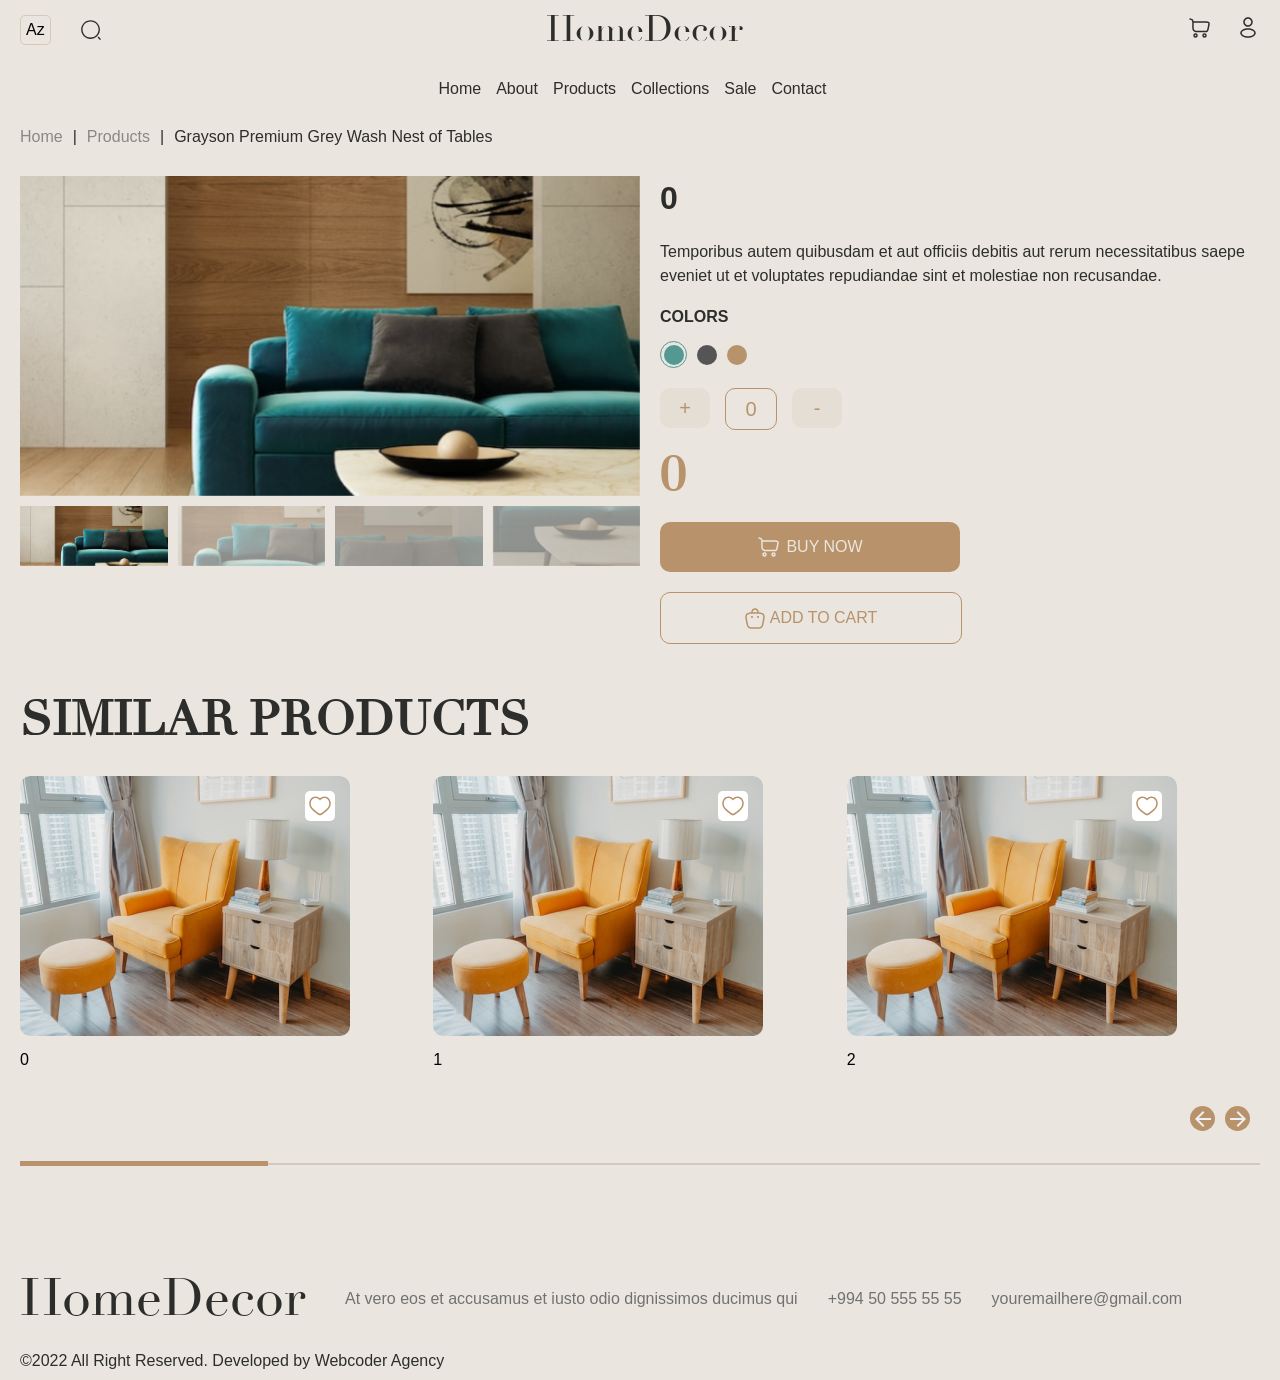
<file: html/product.html>
<!DOCTYPE html>
<html lang="en">
<head>
    <meta charset="UTF-8">
    <meta http-equiv="X-UA-Compatible" content="IE=edge">
    <meta name="viewport" content="width=device-width, initial-scale=1.0">
    <link rel="stylesheet" href="https://cdn.jsdelivr.net/npm/swiper@9/swiper-bundle.min.css" />
    <title>Product</title>
    <link rel="stylesheet" href="../css/product.css">
    <link rel="stylesheet" href="../sliders/slider1/slider.css">
</head>
<body>
  <div style="display: none;" class="shadow"></div> 
  <div style="display: none;" class="search-field">
      <svg  width="20" height="20" viewBox="0 0 20 20" fill="none" xmlns="http://www.w3.org/2000/svg">
          <path fill-rule="evenodd" clip-rule="evenodd" d="M9.54171 1.52081C5.11192 1.52081 1.52087 5.11186 1.52087 9.54165C1.52087 13.9714 5.11192 17.5625 9.54171 17.5625C13.9715 17.5625 17.5625 13.9714 17.5625 9.54165C17.5625 5.11186 13.9715 1.52081 9.54171 1.52081ZM0.145874 9.54165C0.145874 4.35247 4.35253 0.145813 9.54171 0.145813C14.7309 0.145813 18.9375 4.35247 18.9375 9.54165C18.9375 14.7308 14.7309 18.9375 9.54171 18.9375C4.35253 18.9375 0.145874 14.7308 0.145874 9.54165ZM16.8472 16.8472C17.1157 16.5787 17.551 16.5787 17.8195 16.8472L19.6528 18.6805C19.9213 18.949 19.9213 19.3843 19.6528 19.6528C19.3844 19.9213 18.9491 19.9213 18.6806 19.6528L16.8472 17.8195C16.5788 17.551 16.5788 17.1157 16.8472 16.8472Z" fill="#2D2D2B"/>
      </svg>
      <input placeholder="SEARCH OUR STORE" type="text">
      <div class="cross-icon" onclick="closeSearch()">
          <svg width="17" height="17" viewBox="0 0 17 17" fill="none" xmlns="http://www.w3.org/2000/svg">
              <path d="M16.0128 14.8631C16.0883 14.9386 16.1482 15.0282 16.189 15.1269C16.2299 15.2255 16.2509 15.3312 16.2509 15.438C16.2509 15.5447 16.2299 15.6504 16.189 15.7491C16.1482 15.8477 16.0883 15.9373 16.0128 16.0128C15.9373 16.0883 15.8477 16.1482 15.7491 16.189C15.6504 16.2299 15.5447 16.2509 15.438 16.2509C15.3312 16.2509 15.2255 16.2299 15.1269 16.189C15.0282 16.1482 14.9386 16.0883 14.8631 16.0128L8.12545 9.27412L1.3878 16.0128C1.23534 16.1653 1.02856 16.2509 0.812952 16.2509C0.597344 16.2509 0.390566 16.1653 0.238108 16.0128C0.08565 15.8603 4.25015e-09 15.6536 0 15.438C-4.25015e-09 15.2223 0.08565 15.0156 0.238108 14.8631L6.97678 8.12545L0.238108 1.3878C0.08565 1.23534 -1.60641e-09 1.02856 0 0.812952C1.60641e-09 0.597344 0.08565 0.390566 0.238108 0.238108C0.390566 0.08565 0.597344 1.60641e-09 0.812952 0C1.02856 -1.60641e-09 1.23534 0.08565 1.3878 0.238108L8.12545 6.97678L14.8631 0.238108C15.0156 0.08565 15.2223 -4.25015e-09 15.438 0C15.6536 4.25015e-09 15.8603 0.08565 16.0128 0.238108C16.1653 0.390566 16.2509 0.597344 16.2509 0.812952C16.2509 1.02856 16.1653 1.23534 16.0128 1.3878L9.27412 8.12545L16.0128 14.8631Z" fill="#2D2D2B"/>
          </svg>
      </div>
  </div>
  <div style="display: none;" class="mob-menu">
      <div class="mob-menu-top">
          <div class="basket-person-mob">
              <a class="basket-icon-link" href="basket.html">
                  <svg width="24" height="24" viewBox="0 0 24 24" fill="none" xmlns="http://www.w3.org/2000/svg">
                      <path d="M7.5 18C8.32843 18 9 18.6716 9 19.5C9 20.3284 8.32843 21 7.5 21C6.67157 21 6 20.3284 6 19.5C6 18.6716 6.67157 18 7.5 18Z" stroke="#2D2D2B" stroke-width="1.5"/>
                      <path d="M16.5 18.0001C17.3284 18.0001 18 18.6716 18 19.5001C18 20.3285 17.3284 21.0001 16.5 21.0001C15.6716 21.0001 15 20.3285 15 19.5001C15 18.6716 15.6716 18.0001 16.5 18.0001Z" stroke="#2D2D2B" stroke-width="1.5"/>
                      <path d="M2.26121 3.09184L2.50997 2.38429H2.50997L2.26121 3.09184ZM2.24876 2.29246C1.85799 2.15507 1.42984 2.36048 1.29246 2.75124C1.15507 3.14201 1.36048 3.57016 1.75124 3.70754L2.24876 2.29246ZM4.58584 4.32298L5.20507 3.89983V3.89983L4.58584 4.32298ZM5.88772 14.5862L5.34345 15.1022H5.34345L5.88772 14.5862ZM20.6578 9.88275L21.3923 10.0342L21.3933 10.0296L20.6578 9.88275ZM20.158 12.3075L20.8926 12.4589L20.158 12.3075ZM20.7345 6.69708L20.1401 7.15439L20.7345 6.69708ZM19.1336 15.0504L18.6598 14.469L19.1336 15.0504ZM5.70808 9.76V7.03836H4.20808V9.76H5.70808ZM2.50997 2.38429L2.24876 2.29246L1.75124 3.70754L2.01245 3.79938L2.50997 2.38429ZM10.9375 16.25H16.2404V14.75H10.9375V16.25ZM5.70808 7.03836C5.70808 6.3312 5.7091 5.7411 5.65719 5.26157C5.60346 4.76519 5.48705 4.31247 5.20507 3.89983L3.96661 4.74613C4.05687 4.87822 4.12657 5.05964 4.1659 5.42299C4.20706 5.8032 4.20808 6.29841 4.20808 7.03836H5.70808ZM2.01245 3.79938C2.68006 4.0341 3.11881 4.18965 3.44166 4.34806C3.74488 4.49684 3.87855 4.61727 3.96661 4.74613L5.20507 3.89983C4.92089 3.48397 4.54304 3.21763 4.10241 3.00143C3.68139 2.79485 3.14395 2.60719 2.50997 2.38429L2.01245 3.79938ZM4.20808 9.76C4.20808 11.2125 4.22171 12.2599 4.35876 13.0601C4.50508 13.9144 4.79722 14.5261 5.34345 15.1022L6.43198 14.0702C6.11182 13.7325 5.93913 13.4018 5.83723 12.8069C5.72607 12.1578 5.70808 11.249 5.70808 9.76H4.20808ZM10.9375 14.75C9.52069 14.75 8.53763 14.7482 7.79696 14.6432C7.08215 14.5418 6.70452 14.3576 6.43198 14.0702L5.34345 15.1022C5.93731 15.7286 6.69012 16.0013 7.58636 16.1283C8.45674 16.2518 9.56535 16.25 10.9375 16.25V14.75ZM4.95808 6.87H17.0888V5.37H4.95808V6.87ZM19.9232 9.73135L19.4235 12.1561L20.8926 12.4589L21.3923 10.0342L19.9232 9.73135ZM17.0888 6.87C17.9452 6.87 18.6989 6.871 19.2937 6.93749C19.5893 6.97053 19.8105 7.01643 19.9659 7.07105C20.1273 7.12776 20.153 7.17127 20.1401 7.15439L21.329 6.23978C21.094 5.93436 20.7636 5.76145 20.4632 5.65587C20.1567 5.54818 19.8101 5.48587 19.4604 5.44678C18.7646 5.369 17.9174 5.37 17.0888 5.37V6.87ZM21.3933 10.0296C21.5625 9.18167 21.7062 8.47024 21.7414 7.90038C21.7775 7.31418 21.7108 6.73617 21.329 6.23978L20.1401 7.15439C20.2021 7.23508 20.2706 7.38037 20.2442 7.80797C20.2168 8.25191 20.1002 8.84478 19.9223 9.73595L21.3933 10.0296ZM16.2404 16.25C17.0021 16.25 17.6413 16.2513 18.1566 16.1882C18.6923 16.1227 19.1809 15.9794 19.6074 15.6318L18.6598 14.469C18.5346 14.571 18.3571 14.6525 17.9744 14.6994C17.5712 14.7487 17.0397 14.75 16.2404 14.75V16.25ZM19.4235 12.1561C19.2621 12.9389 19.1535 13.4593 19.0238 13.8442C18.9007 14.2095 18.785 14.367 18.6598 14.469L19.6074 15.6318C20.0339 15.2842 20.2729 14.8346 20.4453 14.3232C20.6111 13.8312 20.7388 13.2049 20.8926 12.4589L19.4235 12.1561Z" fill="#2D2D2B"/>
                  </svg>
                  <div style="display: none;" class="basket-circle">1</div>
              </a>

              <a href="my-account.html">
                  <svg width="24" height="24" viewBox="0 0 24 24" fill="none" xmlns="http://www.w3.org/2000/svg">
                      <path fill-rule="evenodd" clip-rule="evenodd" d="M12 1.25C9.37665 1.25 7.25 3.37665 7.25 6C7.25 8.62335 9.37665 10.75 12 10.75C14.6234 10.75 16.75 8.62335 16.75 6C16.75 3.37665 14.6234 1.25 12 1.25ZM8.75 6C8.75 4.20507 10.2051 2.75 12 2.75C13.7949 2.75 15.25 4.20507 15.25 6C15.25 7.79493 13.7949 9.25 12 9.25C10.2051 9.25 8.75 7.79493 8.75 6Z" fill="#2D2D2B"/>
                      <path fill-rule="evenodd" clip-rule="evenodd" d="M12 12.25C9.96067 12.25 8.07752 12.7208 6.67815 13.5204C5.3 14.3079 4.25 15.5101 4.25 17C4.25 18.4899 5.3 19.6921 6.67815 20.4796C8.07752 21.2792 9.96067 21.75 12 21.75C14.0393 21.75 15.9225 21.2792 17.3219 20.4796C18.7 19.6921 19.75 18.4899 19.75 17C19.75 15.5101 18.7 14.3079 17.3219 13.5204C15.9225 12.7208 14.0393 12.25 12 12.25ZM5.75 17C5.75 16.2807 6.26701 15.483 7.42236 14.8228C8.55649 14.1747 10.1733 13.75 12 13.75C13.8267 13.75 15.4435 14.1747 16.5776 14.8228C17.733 15.483 18.25 16.2807 18.25 17C18.25 17.7193 17.733 18.517 16.5776 19.1772C15.4435 19.8253 13.8267 20.25 12 20.25C10.1733 20.25 8.55649 19.8253 7.42236 19.1772C6.26701 18.517 5.75 17.7193 5.75 17Z" fill="#2D2D2B"/>
                  </svg>
              </a>
          </div>
          <div class="cross-icon" onclick="closeMobMenu()">
              <svg width="17" height="17" viewBox="0 0 17 17" fill="none" xmlns="http://www.w3.org/2000/svg">
                  <path d="M16.0128 14.8631C16.0883 14.9386 16.1482 15.0282 16.189 15.1269C16.2299 15.2255 16.2509 15.3312 16.2509 15.438C16.2509 15.5447 16.2299 15.6504 16.189 15.7491C16.1482 15.8477 16.0883 15.9373 16.0128 16.0128C15.9373 16.0883 15.8477 16.1482 15.7491 16.189C15.6504 16.2299 15.5447 16.2509 15.438 16.2509C15.3312 16.2509 15.2255 16.2299 15.1269 16.189C15.0282 16.1482 14.9386 16.0883 14.8631 16.0128L8.12545 9.27412L1.3878 16.0128C1.23534 16.1653 1.02856 16.2509 0.812952 16.2509C0.597344 16.2509 0.390566 16.1653 0.238108 16.0128C0.08565 15.8603 4.25015e-09 15.6536 0 15.438C-4.25015e-09 15.2223 0.08565 15.0156 0.238108 14.8631L6.97678 8.12545L0.238108 1.3878C0.08565 1.23534 -1.60641e-09 1.02856 0 0.812952C1.60641e-09 0.597344 0.08565 0.390566 0.238108 0.238108C0.390566 0.08565 0.597344 1.60641e-09 0.812952 0C1.02856 -1.60641e-09 1.23534 0.08565 1.3878 0.238108L8.12545 6.97678L14.8631 0.238108C15.0156 0.08565 15.2223 -4.25015e-09 15.438 0C15.6536 4.25015e-09 15.8603 0.08565 16.0128 0.238108C16.1653 0.390566 16.2509 0.597344 16.2509 0.812952C16.2509 1.02856 16.1653 1.23534 16.0128 1.3878L9.27412 8.12545L16.0128 14.8631Z" fill="#2D2D2B"/>
              </svg>
          </div>
      </div>
      <ul class="nav-menu">
          <li class="nav-elem">
              <a href="index.html">Home</a>
          </li>
          <li class="nav-elem">
              <a href="about-us.html">About</a>
          </li>
          <li class="nav-elem">
              <a href="products.html">Products</a>
          </li>
          <li class="nav-elem">
              <a href="collections.html">Collections</a>
          </li>
          <li class="nav-elem">
              <a href="product.html">Sale</a>
          </li>
          <li class="nav-elem">
              <a href="contact.html">Contact</a>
          </li>
      </ul>
      <div class="langs-container">
          <div>Az</div>
          <div>En</div>
          <div>Ru</div>
      </div>
  </div>
  <div class="container">
    <div class="header">
      <div class="header-top">
          <div class="lang-search">
              <div class="lang">Az</div>
              <svg onclick="openSearch()" class="search-icon" width="20" height="20" viewBox="0 0 20 20" fill="none" xmlns="http://www.w3.org/2000/svg">
                  <path fill-rule="evenodd" clip-rule="evenodd" d="M9.54171 1.52081C5.11192 1.52081 1.52087 5.11186 1.52087 9.54165C1.52087 13.9714 5.11192 17.5625 9.54171 17.5625C13.9715 17.5625 17.5625 13.9714 17.5625 9.54165C17.5625 5.11186 13.9715 1.52081 9.54171 1.52081ZM0.145874 9.54165C0.145874 4.35247 4.35253 0.145813 9.54171 0.145813C14.7309 0.145813 18.9375 4.35247 18.9375 9.54165C18.9375 14.7308 14.7309 18.9375 9.54171 18.9375C4.35253 18.9375 0.145874 14.7308 0.145874 9.54165ZM16.8472 16.8472C17.1157 16.5787 17.551 16.5787 17.8195 16.8472L19.6528 18.6805C19.9213 18.949 19.9213 19.3843 19.6528 19.6528C19.3844 19.9213 18.9491 19.9213 18.6806 19.6528L16.8472 17.8195C16.5788 17.551 16.5788 17.1157 16.8472 16.8472Z" fill="#2D2D2B"/>
              </svg>
          </div>
          <h4 class="header-top-title">HomeDecor</h4>
          <div class="basket-person">
            <a class="basket-icon-link basket-icon-comp" href="basket.html">
              <svg width="24" height="24" viewBox="0 0 24 24" fill="none" xmlns="http://www.w3.org/2000/svg">
                  <path d="M7.5 18C8.32843 18 9 18.6716 9 19.5C9 20.3284 8.32843 21 7.5 21C6.67157 21 6 20.3284 6 19.5C6 18.6716 6.67157 18 7.5 18Z" stroke="#2D2D2B" stroke-width="1.5"/>
                  <path d="M16.5 18.0001C17.3284 18.0001 18 18.6716 18 19.5001C18 20.3285 17.3284 21.0001 16.5 21.0001C15.6716 21.0001 15 20.3285 15 19.5001C15 18.6716 15.6716 18.0001 16.5 18.0001Z" stroke="#2D2D2B" stroke-width="1.5"/>
                  <path d="M2.26121 3.09184L2.50997 2.38429H2.50997L2.26121 3.09184ZM2.24876 2.29246C1.85799 2.15507 1.42984 2.36048 1.29246 2.75124C1.15507 3.14201 1.36048 3.57016 1.75124 3.70754L2.24876 2.29246ZM4.58584 4.32298L5.20507 3.89983V3.89983L4.58584 4.32298ZM5.88772 14.5862L5.34345 15.1022H5.34345L5.88772 14.5862ZM20.6578 9.88275L21.3923 10.0342L21.3933 10.0296L20.6578 9.88275ZM20.158 12.3075L20.8926 12.4589L20.158 12.3075ZM20.7345 6.69708L20.1401 7.15439L20.7345 6.69708ZM19.1336 15.0504L18.6598 14.469L19.1336 15.0504ZM5.70808 9.76V7.03836H4.20808V9.76H5.70808ZM2.50997 2.38429L2.24876 2.29246L1.75124 3.70754L2.01245 3.79938L2.50997 2.38429ZM10.9375 16.25H16.2404V14.75H10.9375V16.25ZM5.70808 7.03836C5.70808 6.3312 5.7091 5.7411 5.65719 5.26157C5.60346 4.76519 5.48705 4.31247 5.20507 3.89983L3.96661 4.74613C4.05687 4.87822 4.12657 5.05964 4.1659 5.42299C4.20706 5.8032 4.20808 6.29841 4.20808 7.03836H5.70808ZM2.01245 3.79938C2.68006 4.0341 3.11881 4.18965 3.44166 4.34806C3.74488 4.49684 3.87855 4.61727 3.96661 4.74613L5.20507 3.89983C4.92089 3.48397 4.54304 3.21763 4.10241 3.00143C3.68139 2.79485 3.14395 2.60719 2.50997 2.38429L2.01245 3.79938ZM4.20808 9.76C4.20808 11.2125 4.22171 12.2599 4.35876 13.0601C4.50508 13.9144 4.79722 14.5261 5.34345 15.1022L6.43198 14.0702C6.11182 13.7325 5.93913 13.4018 5.83723 12.8069C5.72607 12.1578 5.70808 11.249 5.70808 9.76H4.20808ZM10.9375 14.75C9.52069 14.75 8.53763 14.7482 7.79696 14.6432C7.08215 14.5418 6.70452 14.3576 6.43198 14.0702L5.34345 15.1022C5.93731 15.7286 6.69012 16.0013 7.58636 16.1283C8.45674 16.2518 9.56535 16.25 10.9375 16.25V14.75ZM4.95808 6.87H17.0888V5.37H4.95808V6.87ZM19.9232 9.73135L19.4235 12.1561L20.8926 12.4589L21.3923 10.0342L19.9232 9.73135ZM17.0888 6.87C17.9452 6.87 18.6989 6.871 19.2937 6.93749C19.5893 6.97053 19.8105 7.01643 19.9659 7.07105C20.1273 7.12776 20.153 7.17127 20.1401 7.15439L21.329 6.23978C21.094 5.93436 20.7636 5.76145 20.4632 5.65587C20.1567 5.54818 19.8101 5.48587 19.4604 5.44678C18.7646 5.369 17.9174 5.37 17.0888 5.37V6.87ZM21.3933 10.0296C21.5625 9.18167 21.7062 8.47024 21.7414 7.90038C21.7775 7.31418 21.7108 6.73617 21.329 6.23978L20.1401 7.15439C20.2021 7.23508 20.2706 7.38037 20.2442 7.80797C20.2168 8.25191 20.1002 8.84478 19.9223 9.73595L21.3933 10.0296ZM16.2404 16.25C17.0021 16.25 17.6413 16.2513 18.1566 16.1882C18.6923 16.1227 19.1809 15.9794 19.6074 15.6318L18.6598 14.469C18.5346 14.571 18.3571 14.6525 17.9744 14.6994C17.5712 14.7487 17.0397 14.75 16.2404 14.75V16.25ZM19.4235 12.1561C19.2621 12.9389 19.1535 13.4593 19.0238 13.8442C18.9007 14.2095 18.785 14.367 18.6598 14.469L19.6074 15.6318C20.0339 15.2842 20.2729 14.8346 20.4453 14.3232C20.6111 13.8312 20.7388 13.2049 20.8926 12.4589L19.4235 12.1561Z" fill="#2D2D2B"/>
              </svg>
              <div style="display: none;" class="basket-circle">1</div>
          </a>
          <a href="my-account.html">
              <svg width="24" height="24" viewBox="0 0 24 24" fill="none" xmlns="http://www.w3.org/2000/svg">
                  <path fill-rule="evenodd" clip-rule="evenodd" d="M12 1.25C9.37665 1.25 7.25 3.37665 7.25 6C7.25 8.62335 9.37665 10.75 12 10.75C14.6234 10.75 16.75 8.62335 16.75 6C16.75 3.37665 14.6234 1.25 12 1.25ZM8.75 6C8.75 4.20507 10.2051 2.75 12 2.75C13.7949 2.75 15.25 4.20507 15.25 6C15.25 7.79493 13.7949 9.25 12 9.25C10.2051 9.25 8.75 7.79493 8.75 6Z" fill="#2D2D2B"/>
                  <path fill-rule="evenodd" clip-rule="evenodd" d="M12 12.25C9.96067 12.25 8.07752 12.7208 6.67815 13.5204C5.3 14.3079 4.25 15.5101 4.25 17C4.25 18.4899 5.3 19.6921 6.67815 20.4796C8.07752 21.2792 9.96067 21.75 12 21.75C14.0393 21.75 15.9225 21.2792 17.3219 20.4796C18.7 19.6921 19.75 18.4899 19.75 17C19.75 15.5101 18.7 14.3079 17.3219 13.5204C15.9225 12.7208 14.0393 12.25 12 12.25ZM5.75 17C5.75 16.2807 6.26701 15.483 7.42236 14.8228C8.55649 14.1747 10.1733 13.75 12 13.75C13.8267 13.75 15.4435 14.1747 16.5776 14.8228C17.733 15.483 18.25 16.2807 18.25 17C18.25 17.7193 17.733 18.517 16.5776 19.1772C15.4435 19.8253 13.8267 20.25 12 20.25C10.1733 20.25 8.55649 19.8253 7.42236 19.1772C6.26701 18.517 5.75 17.7193 5.75 17Z" fill="#2D2D2B"/>
              </svg>
          </a>
          </div>
          <div class="search-mob-menu">
              <svg onclick="openSearch()" width="20" height="20" viewBox="0 0 20 20" fill="none" xmlns="http://www.w3.org/2000/svg">
                  <path fill-rule="evenodd" clip-rule="evenodd" d="M9.54171 1.52081C5.11192 1.52081 1.52087 5.11186 1.52087 9.54165C1.52087 13.9714 5.11192 17.5625 9.54171 17.5625C13.9715 17.5625 17.5625 13.9714 17.5625 9.54165C17.5625 5.11186 13.9715 1.52081 9.54171 1.52081ZM0.145874 9.54165C0.145874 4.35247 4.35253 0.145813 9.54171 0.145813C14.7309 0.145813 18.9375 4.35247 18.9375 9.54165C18.9375 14.7308 14.7309 18.9375 9.54171 18.9375C4.35253 18.9375 0.145874 14.7308 0.145874 9.54165ZM16.8472 16.8472C17.1157 16.5787 17.551 16.5787 17.8195 16.8472L19.6528 18.6805C19.9213 18.949 19.9213 19.3843 19.6528 19.6528C19.3844 19.9213 18.9491 19.9213 18.6806 19.6528L16.8472 17.8195C16.5788 17.551 16.5788 17.1157 16.8472 16.8472Z" fill="#2D2D2B"/>
              </svg>
              <svg class="mob-menu-icon" onclick="openMobMenu()" width="18" height="14" viewBox="0 0 18 14" fill="none" xmlns="http://www.w3.org/2000/svg">
                  <path d="M1 1H17M1 7H17M1 13H17" stroke="#2D2D2B" stroke-width="2" stroke-linecap="round" stroke-linejoin="round"/>
              </svg>
          </div>
      </div>
            <div class="nav-menu-container">
              <ul class="nav-menu">
                <li class="nav-elem">
                    <a href="index.html">Home</a>
                </li>
                <li class="nav-elem">
                    <a href="about-us.html">About</a>
                </li>
                <li class="nav-elem">
                    <a href="products.html">Products</a>
                </li>
                <li class="nav-elem">
                    <a href="collections.html">Collections</a>
                </li>
                <li class="nav-elem">
                    <a href="product.html">Sale</a>
                </li>
                <li class="nav-elem">
                    <a href="contact.html">Contact</a>
                </li>
              </ul>
            </div>
        </div>
        <ul class="page-nav">
            <li class="nav-elem1">
              <a href="index.html">Home</a>
            </li>
            <li class="nav-elem2">|</li>
            <li class="nav-elem1">
              <a href="products.html">Products</a>
            </li>
            <li class="nav-elem2">|</li>
            <li class="nav-elem2">Grayson Premium Grey Wash Nest of Tables</li>
        </ul>
        <div class="product-container">
          <div class="slider-info">
            <div class="product-title product-title-mob">
              GRAYSON PREMIUM GREY WASH NEST OF TABLES
            </div>
            <div class="product-slider">
              <div style="--swiper-navigation-color: #fff; --swiper-pagination-color: #fff" class="swiper mySwiper6">
                <div class="swiper-wrapper">
                  <div class="swiper-slide">
                    <img src="../pics/product1.png" />
                  </div>
                  <div class="swiper-slide">
                    <img src="../pics/product2.png" />
                  </div>
                  <div class="swiper-slide">
                    <img src="../pics/product3.png" />
                  </div>
                  <div class="swiper-slide">
                    <img src="../pics/product4.png" />
                  </div>
                </div>
              </div>
              <div thumbsSlider="" class="swiper mySwiper7">
                <div class="swiper-wrapper">
                  <div class="swiper-slide">
                    <img src="../pics/product1.png" />
                  </div>
                  <div class="swiper-slide">
                    <img src="../pics/product2.png" />
                  </div>
                  <div class="swiper-slide">
                    <img src="../pics/product3.png" />
                  </div>
                  <div class="swiper-slide">
                    <img src="../pics/product4.png" />
                  </div>
                </div>
              </div>
            </div>
            <div class="product-buy">
              <div class="product-title product-title-pc">
                0
              </div>
              <div class="subtitle">
                Temporibus autem quibusdam et aut officiis debitis aut rerum necessitatibus saepe eveniet ut et voluptates repudiandae sint et molestiae non recusandae. 
              </div>
              <div class="colors">
                <div>COLORS</div>
                <div class="circles">
                  <div class="circle-container">
                    <div class="circle2 blue"></div>
                  </div>
                  <div class="circle2 black"></div>
                  <div class="circle2 brown"></div>
                </div>
              </div>
              <div class="qty">
                <div class="plus" onclick="product.plus()">+</div>
                <div class="num">0</div>
                <div class="minus" onclick="product.minus()">-</div>
              </div>
              <div class="price">
                <h3>0</h3>
              </div>
              <div class="buy-cart">
                <div class="buy-now-btn-normal">
                  <svg width="24" height="24" viewBox="0 0 24 24" fill="none" xmlns="http://www.w3.org/2000/svg">
                    <path d="M7.5 18C8.32843 18 9 18.6716 9 19.5C9 20.3284 8.32843 21 7.5 21C6.67157 21 6 20.3284 6 19.5C6 18.6716 6.67157 18 7.5 18Z" stroke="#EAE6DF" stroke-width="1.5"/>
                    <path d="M16.5 18.0001C17.3284 18.0001 18 18.6716 18 19.5001C18 20.3285 17.3284 21.0001 16.5 21.0001C15.6716 21.0001 15 20.3285 15 19.5001C15 18.6716 15.6716 18.0001 16.5 18.0001Z" stroke="#EAE6DF" stroke-width="1.5"/>
                    <path d="M2.26121 3.09184L2.50997 2.38429H2.50997L2.26121 3.09184ZM2.24876 2.29246C1.85799 2.15507 1.42984 2.36048 1.29246 2.75124C1.15507 3.14201 1.36048 3.57016 1.75124 3.70754L2.24876 2.29246ZM4.58584 4.32298L5.20507 3.89983V3.89983L4.58584 4.32298ZM5.88772 14.5862L5.34345 15.1022H5.34345L5.88772 14.5862ZM20.6578 9.88275L21.3923 10.0342L21.3933 10.0296L20.6578 9.88275ZM20.158 12.3075L20.8926 12.4589L20.158 12.3075ZM20.7345 6.69708L20.1401 7.15439L20.7345 6.69708ZM19.1336 15.0504L18.6598 14.469L19.1336 15.0504ZM5.70808 9.76V7.03836H4.20808V9.76H5.70808ZM2.50997 2.38429L2.24876 2.29246L1.75124 3.70754L2.01245 3.79938L2.50997 2.38429ZM10.9375 16.25H16.2404V14.75H10.9375V16.25ZM5.70808 7.03836C5.70808 6.3312 5.7091 5.7411 5.65719 5.26157C5.60346 4.76519 5.48705 4.31247 5.20507 3.89983L3.96661 4.74613C4.05687 4.87822 4.12657 5.05964 4.1659 5.42299C4.20706 5.8032 4.20808 6.29841 4.20808 7.03836H5.70808ZM2.01245 3.79938C2.68006 4.0341 3.11881 4.18965 3.44166 4.34806C3.74488 4.49684 3.87855 4.61727 3.96661 4.74613L5.20507 3.89983C4.92089 3.48397 4.54304 3.21763 4.10241 3.00143C3.68139 2.79485 3.14395 2.60719 2.50997 2.38429L2.01245 3.79938ZM4.20808 9.76C4.20808 11.2125 4.22171 12.2599 4.35876 13.0601C4.50508 13.9144 4.79722 14.5261 5.34345 15.1022L6.43198 14.0702C6.11182 13.7325 5.93913 13.4018 5.83723 12.8069C5.72607 12.1578 5.70808 11.249 5.70808 9.76H4.20808ZM10.9375 14.75C9.52069 14.75 8.53763 14.7482 7.79696 14.6432C7.08215 14.5418 6.70452 14.3576 6.43198 14.0702L5.34345 15.1022C5.93731 15.7286 6.69012 16.0013 7.58636 16.1283C8.45674 16.2518 9.56535 16.25 10.9375 16.25V14.75ZM4.95808 6.87H17.0888V5.37H4.95808V6.87ZM19.9232 9.73135L19.4235 12.1561L20.8926 12.4589L21.3923 10.0342L19.9232 9.73135ZM17.0888 6.87C17.9452 6.87 18.6989 6.871 19.2937 6.93749C19.5893 6.97053 19.8105 7.01643 19.9659 7.07105C20.1273 7.12776 20.153 7.17127 20.1401 7.15439L21.329 6.23978C21.094 5.93436 20.7636 5.76145 20.4632 5.65587C20.1567 5.54818 19.8101 5.48587 19.4604 5.44678C18.7646 5.369 17.9174 5.37 17.0888 5.37V6.87ZM21.3933 10.0296C21.5625 9.18167 21.7062 8.47024 21.7414 7.90038C21.7775 7.31418 21.7108 6.73617 21.329 6.23978L20.1401 7.15439C20.2021 7.23508 20.2706 7.38037 20.2442 7.80797C20.2168 8.25191 20.1002 8.84478 19.9223 9.73595L21.3933 10.0296ZM16.2404 16.25C17.0021 16.25 17.6413 16.2513 18.1566 16.1882C18.6923 16.1227 19.1809 15.9794 19.6074 15.6318L18.6598 14.469C18.5346 14.571 18.3571 14.6525 17.9744 14.6994C17.5712 14.7487 17.0397 14.75 16.2404 14.75V16.25ZM19.4235 12.1561C19.2621 12.9389 19.1535 13.4593 19.0238 13.8442C18.9007 14.2095 18.785 14.367 18.6598 14.469L19.6074 15.6318C20.0339 15.2842 20.2729 14.8346 20.4453 14.3232C20.6111 13.8312 20.7388 13.2049 20.8926 12.4589L19.4235 12.1561Z" fill="#EAE6DF"/>
                  </svg>
                  BUY NOW
                </div>
                <div class="learn-more-btn-normal" onclick="addToBasket()">
                  <svg width="20" height="21" viewBox="0 0 20 21" fill="none" xmlns="http://www.w3.org/2000/svg">
                    <path d="M13.0005 10C13.5528 10 14.0005 9.55229 14.0005 9C14.0005 8.44771 13.5528 8 13.0005 8C12.4482 8 12.0005 8.44771 12.0005 9C12.0005 9.55229 12.4482 10 13.0005 10Z" fill="#B8926A"/>
                    <path d="M8.00049 9C8.00049 9.55229 7.55277 10 7.00049 10C6.4482 10 6.00049 9.55229 6.00049 9C6.00049 8.44771 6.4482 8 7.00049 8C7.55277 8 8.00049 8.44771 8.00049 9Z" fill="#B8926A"/>
                    <path fill-rule="evenodd" clip-rule="evenodd" d="M6.25049 4.27567V4C6.25049 1.92893 7.92942 0.25 10.0005 0.25C12.0716 0.25 13.7505 1.92893 13.7505 4V4.27567C14.4089 4.29605 14.9952 4.33261 15.5154 4.39818C16.7167 4.54961 17.689 4.8682 18.4402 5.6018C18.6908 5.84656 18.9136 6.1183 19.1044 6.41205C19.6765 7.29247 19.7982 8.30842 19.7111 9.51604C19.6258 10.6979 19.3291 12.1818 18.9524 14.0648L18.9333 14.1604C18.672 15.4673 18.4639 16.5074 18.2066 17.3256C17.9415 18.1683 17.603 18.8497 17.0366 19.4017C16.8418 19.5915 16.6311 19.7643 16.4068 19.918C15.7545 20.3651 15.0199 20.5634 14.1416 20.6581C13.2888 20.75 12.2281 20.75 10.8953 20.75H9.10577C7.77298 20.75 6.7123 20.75 5.85953 20.6581C4.98117 20.5634 4.24663 20.3651 3.59433 19.918C3.36999 19.7643 3.15926 19.5915 2.96448 19.4017C2.39815 18.8497 2.05963 18.1683 1.79454 17.3256C1.53716 16.5074 1.32915 15.4673 1.06778 14.1604L1.04871 14.065C0.672065 12.1819 0.375269 10.698 0.290026 9.51604C0.202929 8.30842 0.32464 7.29247 0.896677 6.41205C1.08754 6.1183 1.31031 5.84656 1.56093 5.6018C2.31206 4.8682 3.28441 4.54961 4.48567 4.39818C5.00584 4.33261 5.59211 4.29605 6.25049 4.27567ZM7.75049 4C7.75049 2.75736 8.75785 1.75 10.0005 1.75C11.2431 1.75 12.2505 2.75736 12.2505 4V4.2522C11.8263 4.24999 11.3785 4.25 10.906 4.25H9.09511C8.6226 4.25 8.17474 4.24999 7.75049 4.2522V4ZM2.60898 6.67491C3.02342 6.27015 3.61695 6.01956 4.67327 5.88641C5.74417 5.75141 7.16279 5.75 9.14908 5.75H10.852C12.8383 5.75 14.2569 5.75141 15.3278 5.88641C16.3842 6.01956 16.9777 6.27015 17.3921 6.67491C17.5636 6.84238 17.716 7.02831 17.8466 7.2293C18.1622 7.71507 18.2916 8.34622 18.215 9.40814C18.1373 10.4847 17.8605 11.8761 17.4709 13.8238C17.1992 15.1827 17.006 16.1434 16.7757 16.8755C16.5503 17.5919 16.3108 18.0145 15.9897 18.3275C15.8564 18.4573 15.7122 18.5755 15.5587 18.6808C15.1889 18.9343 14.7275 19.0863 13.9808 19.1667C13.2178 19.249 12.2379 19.25 10.852 19.25H9.14908C7.7632 19.25 6.78334 19.249 6.02027 19.1667C5.27356 19.0863 4.81225 18.9343 4.44237 18.6808C4.28887 18.5755 4.14468 18.4573 4.01141 18.3275C3.69027 18.0145 3.45077 17.5919 3.22541 16.8755C2.99512 16.1434 2.80195 15.1828 2.53016 13.8238C2.14062 11.8761 1.86378 10.4847 1.78614 9.40814C1.70955 8.34622 1.83887 7.71507 2.1545 7.2293C2.28508 7.02831 2.43751 6.84238 2.60898 6.67491Z" fill="#B8926A"/>
                  </svg>
                  ADD TO CART
                </div>
              </div>
            </div>
          </div> 
        </div>
        <div class="similar-products-container">
          <h3>SIMILAR PRODUCTS</h3>
          <div class="similar-products">
            <div class="swiper mySwiper3">
              <div class="swiper-wrapper wrapper3"></div>
            </div>
            <div class="slider-btns">
              <div class="circle most-popular-previous">
                  <svg width="16" height="16" viewBox="0 0 16 16" fill="none" xmlns="http://www.w3.org/2000/svg">
                      <path d="M8 16L0 8L8 0L9.425 1.4L3.825 7H16V9H3.825L9.425 14.6L8 16Z" fill="#EEF0F2"/>
                  </svg>
              </div>
              <div class="circle most-popular-next">
                  <svg width="16" height="16" viewBox="0 0 16 16" fill="none" xmlns="http://www.w3.org/2000/svg">
                      <path d="M8 0L16 8L8 16L6.575 14.6L12.175 9H0V7H12.175L6.575 1.4L8 0Z" fill="#EEF0F2"/>
                  </svg>                    
              </div>
            </div>
          </div>
          <div class="lines">
            <div class="tall-line2"></div>
            <div class="thin-line"></div>
          </div>
        </div>
        <div class="footer">
            <div class="footer-top">
                <div class="footer-title">HomeDecor</div>
                <ul class="footer-top-elems">
                    <li class="footer-top-elem">At vero eos et accusamus et iusto odio dignissimos ducimus qui </li>
                    <li class="footer-top-elem">+994 50 555 55 55</li>
                    <li class="footer-top-elem">youremailhere@gmail.com</li>
                </ul>
            </div>
            <div class="footer-bottom">
                <div>©2022 All Right Reserved. Developed by Webcoder Agency</div>
            </div>
        </div>
    </div>
    <script src="https://cdn.jsdelivr.net/npm/swiper@9/swiper-bundle.min.js"></script>
    <script src="../sliders/slider1/slider.js"></script>
    <script src="../js/general.js"></script>
    <script>
      initProducts('wrapper3')
      product.init()
    </script>
</body>
</html>
</file>
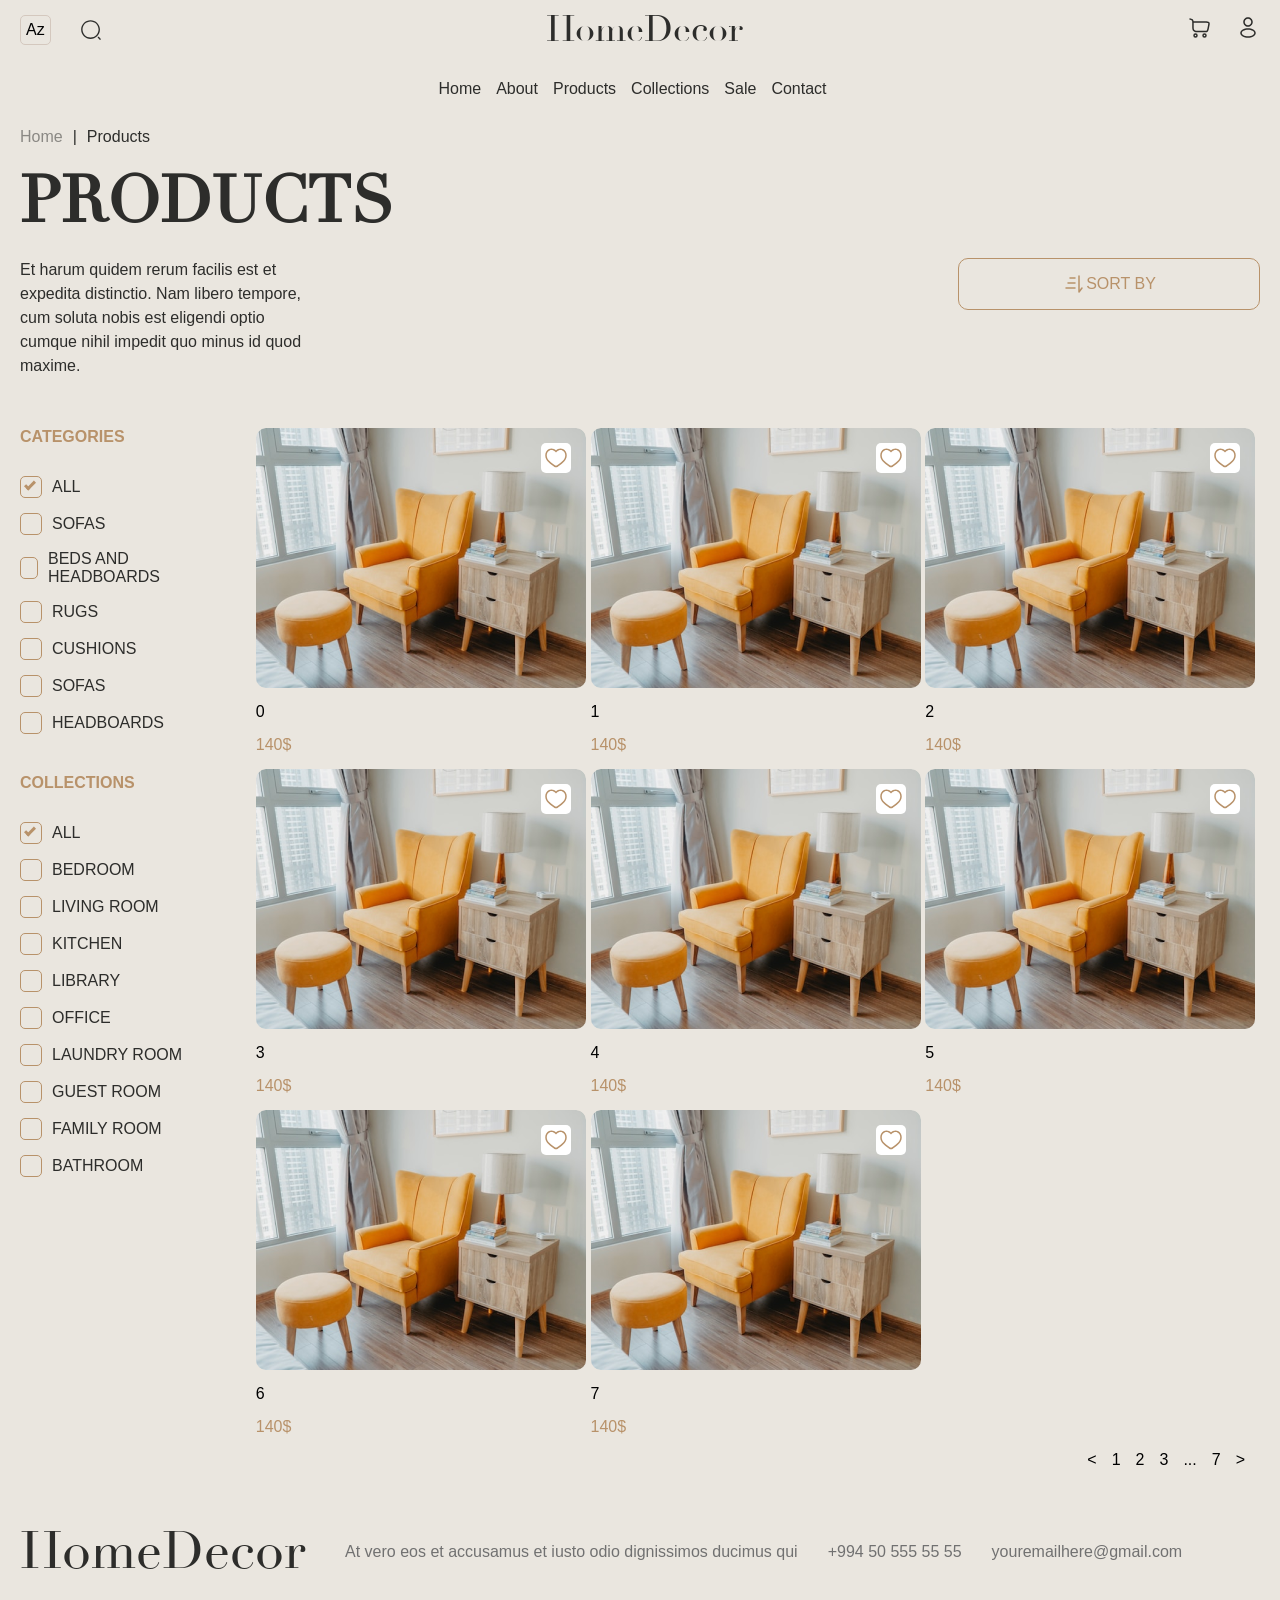
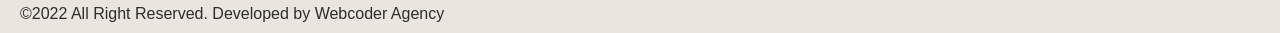
<file: html/products.html>
<!DOCTYPE html>
<html lang="en">
<head>
    <meta charset="UTF-8">
    <meta http-equiv="X-UA-Compatible" content="IE=edge">
    <meta name="viewport" content="width=device-width, initial-scale=1.0">
    <link rel="stylesheet" href="../css/products.css">
    <title>Document</title>
</head>
<body>
    <div style="display: none;" class="shadow"></div> 
    <div style="display: none;" class="search-field">
        <svg  width="20" height="20" viewBox="0 0 20 20" fill="none" xmlns="http://www.w3.org/2000/svg">
            <path fill-rule="evenodd" clip-rule="evenodd" d="M9.54171 1.52081C5.11192 1.52081 1.52087 5.11186 1.52087 9.54165C1.52087 13.9714 5.11192 17.5625 9.54171 17.5625C13.9715 17.5625 17.5625 13.9714 17.5625 9.54165C17.5625 5.11186 13.9715 1.52081 9.54171 1.52081ZM0.145874 9.54165C0.145874 4.35247 4.35253 0.145813 9.54171 0.145813C14.7309 0.145813 18.9375 4.35247 18.9375 9.54165C18.9375 14.7308 14.7309 18.9375 9.54171 18.9375C4.35253 18.9375 0.145874 14.7308 0.145874 9.54165ZM16.8472 16.8472C17.1157 16.5787 17.551 16.5787 17.8195 16.8472L19.6528 18.6805C19.9213 18.949 19.9213 19.3843 19.6528 19.6528C19.3844 19.9213 18.9491 19.9213 18.6806 19.6528L16.8472 17.8195C16.5788 17.551 16.5788 17.1157 16.8472 16.8472Z" fill="#2D2D2B"/>
        </svg>
        <input placeholder="SEARCH OUR STORE" type="text">
        <div class="cross-icon" onclick="closeSearch()">
            <svg width="17" height="17" viewBox="0 0 17 17" fill="none" xmlns="http://www.w3.org/2000/svg">
                <path d="M16.0128 14.8631C16.0883 14.9386 16.1482 15.0282 16.189 15.1269C16.2299 15.2255 16.2509 15.3312 16.2509 15.438C16.2509 15.5447 16.2299 15.6504 16.189 15.7491C16.1482 15.8477 16.0883 15.9373 16.0128 16.0128C15.9373 16.0883 15.8477 16.1482 15.7491 16.189C15.6504 16.2299 15.5447 16.2509 15.438 16.2509C15.3312 16.2509 15.2255 16.2299 15.1269 16.189C15.0282 16.1482 14.9386 16.0883 14.8631 16.0128L8.12545 9.27412L1.3878 16.0128C1.23534 16.1653 1.02856 16.2509 0.812952 16.2509C0.597344 16.2509 0.390566 16.1653 0.238108 16.0128C0.08565 15.8603 4.25015e-09 15.6536 0 15.438C-4.25015e-09 15.2223 0.08565 15.0156 0.238108 14.8631L6.97678 8.12545L0.238108 1.3878C0.08565 1.23534 -1.60641e-09 1.02856 0 0.812952C1.60641e-09 0.597344 0.08565 0.390566 0.238108 0.238108C0.390566 0.08565 0.597344 1.60641e-09 0.812952 0C1.02856 -1.60641e-09 1.23534 0.08565 1.3878 0.238108L8.12545 6.97678L14.8631 0.238108C15.0156 0.08565 15.2223 -4.25015e-09 15.438 0C15.6536 4.25015e-09 15.8603 0.08565 16.0128 0.238108C16.1653 0.390566 16.2509 0.597344 16.2509 0.812952C16.2509 1.02856 16.1653 1.23534 16.0128 1.3878L9.27412 8.12545L16.0128 14.8631Z" fill="#2D2D2B"/>
            </svg>
        </div>
    </div>
    <div style="display: none;" class="mob-menu">
        <div class="mob-menu-top">
            <div class="basket-person-mob">
                <a class="basket-icon-link" href="basket.html">
                    <svg width="24" height="24" viewBox="0 0 24 24" fill="none" xmlns="http://www.w3.org/2000/svg">
                        <path d="M7.5 18C8.32843 18 9 18.6716 9 19.5C9 20.3284 8.32843 21 7.5 21C6.67157 21 6 20.3284 6 19.5C6 18.6716 6.67157 18 7.5 18Z" stroke="#2D2D2B" stroke-width="1.5"/>
                        <path d="M16.5 18.0001C17.3284 18.0001 18 18.6716 18 19.5001C18 20.3285 17.3284 21.0001 16.5 21.0001C15.6716 21.0001 15 20.3285 15 19.5001C15 18.6716 15.6716 18.0001 16.5 18.0001Z" stroke="#2D2D2B" stroke-width="1.5"/>
                        <path d="M2.26121 3.09184L2.50997 2.38429H2.50997L2.26121 3.09184ZM2.24876 2.29246C1.85799 2.15507 1.42984 2.36048 1.29246 2.75124C1.15507 3.14201 1.36048 3.57016 1.75124 3.70754L2.24876 2.29246ZM4.58584 4.32298L5.20507 3.89983V3.89983L4.58584 4.32298ZM5.88772 14.5862L5.34345 15.1022H5.34345L5.88772 14.5862ZM20.6578 9.88275L21.3923 10.0342L21.3933 10.0296L20.6578 9.88275ZM20.158 12.3075L20.8926 12.4589L20.158 12.3075ZM20.7345 6.69708L20.1401 7.15439L20.7345 6.69708ZM19.1336 15.0504L18.6598 14.469L19.1336 15.0504ZM5.70808 9.76V7.03836H4.20808V9.76H5.70808ZM2.50997 2.38429L2.24876 2.29246L1.75124 3.70754L2.01245 3.79938L2.50997 2.38429ZM10.9375 16.25H16.2404V14.75H10.9375V16.25ZM5.70808 7.03836C5.70808 6.3312 5.7091 5.7411 5.65719 5.26157C5.60346 4.76519 5.48705 4.31247 5.20507 3.89983L3.96661 4.74613C4.05687 4.87822 4.12657 5.05964 4.1659 5.42299C4.20706 5.8032 4.20808 6.29841 4.20808 7.03836H5.70808ZM2.01245 3.79938C2.68006 4.0341 3.11881 4.18965 3.44166 4.34806C3.74488 4.49684 3.87855 4.61727 3.96661 4.74613L5.20507 3.89983C4.92089 3.48397 4.54304 3.21763 4.10241 3.00143C3.68139 2.79485 3.14395 2.60719 2.50997 2.38429L2.01245 3.79938ZM4.20808 9.76C4.20808 11.2125 4.22171 12.2599 4.35876 13.0601C4.50508 13.9144 4.79722 14.5261 5.34345 15.1022L6.43198 14.0702C6.11182 13.7325 5.93913 13.4018 5.83723 12.8069C5.72607 12.1578 5.70808 11.249 5.70808 9.76H4.20808ZM10.9375 14.75C9.52069 14.75 8.53763 14.7482 7.79696 14.6432C7.08215 14.5418 6.70452 14.3576 6.43198 14.0702L5.34345 15.1022C5.93731 15.7286 6.69012 16.0013 7.58636 16.1283C8.45674 16.2518 9.56535 16.25 10.9375 16.25V14.75ZM4.95808 6.87H17.0888V5.37H4.95808V6.87ZM19.9232 9.73135L19.4235 12.1561L20.8926 12.4589L21.3923 10.0342L19.9232 9.73135ZM17.0888 6.87C17.9452 6.87 18.6989 6.871 19.2937 6.93749C19.5893 6.97053 19.8105 7.01643 19.9659 7.07105C20.1273 7.12776 20.153 7.17127 20.1401 7.15439L21.329 6.23978C21.094 5.93436 20.7636 5.76145 20.4632 5.65587C20.1567 5.54818 19.8101 5.48587 19.4604 5.44678C18.7646 5.369 17.9174 5.37 17.0888 5.37V6.87ZM21.3933 10.0296C21.5625 9.18167 21.7062 8.47024 21.7414 7.90038C21.7775 7.31418 21.7108 6.73617 21.329 6.23978L20.1401 7.15439C20.2021 7.23508 20.2706 7.38037 20.2442 7.80797C20.2168 8.25191 20.1002 8.84478 19.9223 9.73595L21.3933 10.0296ZM16.2404 16.25C17.0021 16.25 17.6413 16.2513 18.1566 16.1882C18.6923 16.1227 19.1809 15.9794 19.6074 15.6318L18.6598 14.469C18.5346 14.571 18.3571 14.6525 17.9744 14.6994C17.5712 14.7487 17.0397 14.75 16.2404 14.75V16.25ZM19.4235 12.1561C19.2621 12.9389 19.1535 13.4593 19.0238 13.8442C18.9007 14.2095 18.785 14.367 18.6598 14.469L19.6074 15.6318C20.0339 15.2842 20.2729 14.8346 20.4453 14.3232C20.6111 13.8312 20.7388 13.2049 20.8926 12.4589L19.4235 12.1561Z" fill="#2D2D2B"/>
                    </svg>
                    <div style="display: none;" class="basket-circle">1</div>
                </a>

                <a href="my-account.html">
                    <svg width="24" height="24" viewBox="0 0 24 24" fill="none" xmlns="http://www.w3.org/2000/svg">
                        <path fill-rule="evenodd" clip-rule="evenodd" d="M12 1.25C9.37665 1.25 7.25 3.37665 7.25 6C7.25 8.62335 9.37665 10.75 12 10.75C14.6234 10.75 16.75 8.62335 16.75 6C16.75 3.37665 14.6234 1.25 12 1.25ZM8.75 6C8.75 4.20507 10.2051 2.75 12 2.75C13.7949 2.75 15.25 4.20507 15.25 6C15.25 7.79493 13.7949 9.25 12 9.25C10.2051 9.25 8.75 7.79493 8.75 6Z" fill="#2D2D2B"/>
                        <path fill-rule="evenodd" clip-rule="evenodd" d="M12 12.25C9.96067 12.25 8.07752 12.7208 6.67815 13.5204C5.3 14.3079 4.25 15.5101 4.25 17C4.25 18.4899 5.3 19.6921 6.67815 20.4796C8.07752 21.2792 9.96067 21.75 12 21.75C14.0393 21.75 15.9225 21.2792 17.3219 20.4796C18.7 19.6921 19.75 18.4899 19.75 17C19.75 15.5101 18.7 14.3079 17.3219 13.5204C15.9225 12.7208 14.0393 12.25 12 12.25ZM5.75 17C5.75 16.2807 6.26701 15.483 7.42236 14.8228C8.55649 14.1747 10.1733 13.75 12 13.75C13.8267 13.75 15.4435 14.1747 16.5776 14.8228C17.733 15.483 18.25 16.2807 18.25 17C18.25 17.7193 17.733 18.517 16.5776 19.1772C15.4435 19.8253 13.8267 20.25 12 20.25C10.1733 20.25 8.55649 19.8253 7.42236 19.1772C6.26701 18.517 5.75 17.7193 5.75 17Z" fill="#2D2D2B"/>
                    </svg>
                </a>
            </div>
            <div class="cross-icon" onclick="closeMobMenu()">
                <svg width="17" height="17" viewBox="0 0 17 17" fill="none" xmlns="http://www.w3.org/2000/svg">
                    <path d="M16.0128 14.8631C16.0883 14.9386 16.1482 15.0282 16.189 15.1269C16.2299 15.2255 16.2509 15.3312 16.2509 15.438C16.2509 15.5447 16.2299 15.6504 16.189 15.7491C16.1482 15.8477 16.0883 15.9373 16.0128 16.0128C15.9373 16.0883 15.8477 16.1482 15.7491 16.189C15.6504 16.2299 15.5447 16.2509 15.438 16.2509C15.3312 16.2509 15.2255 16.2299 15.1269 16.189C15.0282 16.1482 14.9386 16.0883 14.8631 16.0128L8.12545 9.27412L1.3878 16.0128C1.23534 16.1653 1.02856 16.2509 0.812952 16.2509C0.597344 16.2509 0.390566 16.1653 0.238108 16.0128C0.08565 15.8603 4.25015e-09 15.6536 0 15.438C-4.25015e-09 15.2223 0.08565 15.0156 0.238108 14.8631L6.97678 8.12545L0.238108 1.3878C0.08565 1.23534 -1.60641e-09 1.02856 0 0.812952C1.60641e-09 0.597344 0.08565 0.390566 0.238108 0.238108C0.390566 0.08565 0.597344 1.60641e-09 0.812952 0C1.02856 -1.60641e-09 1.23534 0.08565 1.3878 0.238108L8.12545 6.97678L14.8631 0.238108C15.0156 0.08565 15.2223 -4.25015e-09 15.438 0C15.6536 4.25015e-09 15.8603 0.08565 16.0128 0.238108C16.1653 0.390566 16.2509 0.597344 16.2509 0.812952C16.2509 1.02856 16.1653 1.23534 16.0128 1.3878L9.27412 8.12545L16.0128 14.8631Z" fill="#2D2D2B"/>
                </svg>
            </div>
        </div>
        <ul class="nav-menu">
            <li class="nav-elem">
                <a href="index.html">Home</a>
            </li>
            <li class="nav-elem">
                <a href="about-us.html">About</a>
            </li>
            <li class="nav-elem">
                <a href="products.html">Products</a>
            </li>
            <li class="nav-elem">
                <a href="collections.html">Collections</a>
            </li>
            <li class="nav-elem">
                <a href="product.html">Sale</a>
            </li>
            <li class="nav-elem">
                <a href="contact.html">Contact</a>
            </li>
        </ul>
        <div class="langs-container">
            <div>Az</div>
            <div>En</div>
            <div>Ru</div>
        </div>
    </div>
    <div class="container">
      <div class="header">
        <div class="header-top">
            <div class="lang-search">
                <div class="lang">Az</div>
                <svg onclick="openSearch()" class="search-icon" width="20" height="20" viewBox="0 0 20 20" fill="none" xmlns="http://www.w3.org/2000/svg">
                    <path fill-rule="evenodd" clip-rule="evenodd" d="M9.54171 1.52081C5.11192 1.52081 1.52087 5.11186 1.52087 9.54165C1.52087 13.9714 5.11192 17.5625 9.54171 17.5625C13.9715 17.5625 17.5625 13.9714 17.5625 9.54165C17.5625 5.11186 13.9715 1.52081 9.54171 1.52081ZM0.145874 9.54165C0.145874 4.35247 4.35253 0.145813 9.54171 0.145813C14.7309 0.145813 18.9375 4.35247 18.9375 9.54165C18.9375 14.7308 14.7309 18.9375 9.54171 18.9375C4.35253 18.9375 0.145874 14.7308 0.145874 9.54165ZM16.8472 16.8472C17.1157 16.5787 17.551 16.5787 17.8195 16.8472L19.6528 18.6805C19.9213 18.949 19.9213 19.3843 19.6528 19.6528C19.3844 19.9213 18.9491 19.9213 18.6806 19.6528L16.8472 17.8195C16.5788 17.551 16.5788 17.1157 16.8472 16.8472Z" fill="#2D2D2B"/>
                </svg>
            </div>
            <h4 class="header-top-title">HomeDecor</h4>
            <div class="basket-person">
                <a class="basket-icon-link basket-icon-comp" href="basket.html">
                    <svg width="24" height="24" viewBox="0 0 24 24" fill="none" xmlns="http://www.w3.org/2000/svg">
                        <path d="M7.5 18C8.32843 18 9 18.6716 9 19.5C9 20.3284 8.32843 21 7.5 21C6.67157 21 6 20.3284 6 19.5C6 18.6716 6.67157 18 7.5 18Z" stroke="#2D2D2B" stroke-width="1.5"/>
                        <path d="M16.5 18.0001C17.3284 18.0001 18 18.6716 18 19.5001C18 20.3285 17.3284 21.0001 16.5 21.0001C15.6716 21.0001 15 20.3285 15 19.5001C15 18.6716 15.6716 18.0001 16.5 18.0001Z" stroke="#2D2D2B" stroke-width="1.5"/>
                        <path d="M2.26121 3.09184L2.50997 2.38429H2.50997L2.26121 3.09184ZM2.24876 2.29246C1.85799 2.15507 1.42984 2.36048 1.29246 2.75124C1.15507 3.14201 1.36048 3.57016 1.75124 3.70754L2.24876 2.29246ZM4.58584 4.32298L5.20507 3.89983V3.89983L4.58584 4.32298ZM5.88772 14.5862L5.34345 15.1022H5.34345L5.88772 14.5862ZM20.6578 9.88275L21.3923 10.0342L21.3933 10.0296L20.6578 9.88275ZM20.158 12.3075L20.8926 12.4589L20.158 12.3075ZM20.7345 6.69708L20.1401 7.15439L20.7345 6.69708ZM19.1336 15.0504L18.6598 14.469L19.1336 15.0504ZM5.70808 9.76V7.03836H4.20808V9.76H5.70808ZM2.50997 2.38429L2.24876 2.29246L1.75124 3.70754L2.01245 3.79938L2.50997 2.38429ZM10.9375 16.25H16.2404V14.75H10.9375V16.25ZM5.70808 7.03836C5.70808 6.3312 5.7091 5.7411 5.65719 5.26157C5.60346 4.76519 5.48705 4.31247 5.20507 3.89983L3.96661 4.74613C4.05687 4.87822 4.12657 5.05964 4.1659 5.42299C4.20706 5.8032 4.20808 6.29841 4.20808 7.03836H5.70808ZM2.01245 3.79938C2.68006 4.0341 3.11881 4.18965 3.44166 4.34806C3.74488 4.49684 3.87855 4.61727 3.96661 4.74613L5.20507 3.89983C4.92089 3.48397 4.54304 3.21763 4.10241 3.00143C3.68139 2.79485 3.14395 2.60719 2.50997 2.38429L2.01245 3.79938ZM4.20808 9.76C4.20808 11.2125 4.22171 12.2599 4.35876 13.0601C4.50508 13.9144 4.79722 14.5261 5.34345 15.1022L6.43198 14.0702C6.11182 13.7325 5.93913 13.4018 5.83723 12.8069C5.72607 12.1578 5.70808 11.249 5.70808 9.76H4.20808ZM10.9375 14.75C9.52069 14.75 8.53763 14.7482 7.79696 14.6432C7.08215 14.5418 6.70452 14.3576 6.43198 14.0702L5.34345 15.1022C5.93731 15.7286 6.69012 16.0013 7.58636 16.1283C8.45674 16.2518 9.56535 16.25 10.9375 16.25V14.75ZM4.95808 6.87H17.0888V5.37H4.95808V6.87ZM19.9232 9.73135L19.4235 12.1561L20.8926 12.4589L21.3923 10.0342L19.9232 9.73135ZM17.0888 6.87C17.9452 6.87 18.6989 6.871 19.2937 6.93749C19.5893 6.97053 19.8105 7.01643 19.9659 7.07105C20.1273 7.12776 20.153 7.17127 20.1401 7.15439L21.329 6.23978C21.094 5.93436 20.7636 5.76145 20.4632 5.65587C20.1567 5.54818 19.8101 5.48587 19.4604 5.44678C18.7646 5.369 17.9174 5.37 17.0888 5.37V6.87ZM21.3933 10.0296C21.5625 9.18167 21.7062 8.47024 21.7414 7.90038C21.7775 7.31418 21.7108 6.73617 21.329 6.23978L20.1401 7.15439C20.2021 7.23508 20.2706 7.38037 20.2442 7.80797C20.2168 8.25191 20.1002 8.84478 19.9223 9.73595L21.3933 10.0296ZM16.2404 16.25C17.0021 16.25 17.6413 16.2513 18.1566 16.1882C18.6923 16.1227 19.1809 15.9794 19.6074 15.6318L18.6598 14.469C18.5346 14.571 18.3571 14.6525 17.9744 14.6994C17.5712 14.7487 17.0397 14.75 16.2404 14.75V16.25ZM19.4235 12.1561C19.2621 12.9389 19.1535 13.4593 19.0238 13.8442C18.9007 14.2095 18.785 14.367 18.6598 14.469L19.6074 15.6318C20.0339 15.2842 20.2729 14.8346 20.4453 14.3232C20.6111 13.8312 20.7388 13.2049 20.8926 12.4589L19.4235 12.1561Z" fill="#2D2D2B"/>
                    </svg>
                    <div style="display: none;" class="basket-circle">1</div>
                </a>
                <a href="my-account.html">
                    <svg width="24" height="24" viewBox="0 0 24 24" fill="none" xmlns="http://www.w3.org/2000/svg">
                        <path fill-rule="evenodd" clip-rule="evenodd" d="M12 1.25C9.37665 1.25 7.25 3.37665 7.25 6C7.25 8.62335 9.37665 10.75 12 10.75C14.6234 10.75 16.75 8.62335 16.75 6C16.75 3.37665 14.6234 1.25 12 1.25ZM8.75 6C8.75 4.20507 10.2051 2.75 12 2.75C13.7949 2.75 15.25 4.20507 15.25 6C15.25 7.79493 13.7949 9.25 12 9.25C10.2051 9.25 8.75 7.79493 8.75 6Z" fill="#2D2D2B"/>
                        <path fill-rule="evenodd" clip-rule="evenodd" d="M12 12.25C9.96067 12.25 8.07752 12.7208 6.67815 13.5204C5.3 14.3079 4.25 15.5101 4.25 17C4.25 18.4899 5.3 19.6921 6.67815 20.4796C8.07752 21.2792 9.96067 21.75 12 21.75C14.0393 21.75 15.9225 21.2792 17.3219 20.4796C18.7 19.6921 19.75 18.4899 19.75 17C19.75 15.5101 18.7 14.3079 17.3219 13.5204C15.9225 12.7208 14.0393 12.25 12 12.25ZM5.75 17C5.75 16.2807 6.26701 15.483 7.42236 14.8228C8.55649 14.1747 10.1733 13.75 12 13.75C13.8267 13.75 15.4435 14.1747 16.5776 14.8228C17.733 15.483 18.25 16.2807 18.25 17C18.25 17.7193 17.733 18.517 16.5776 19.1772C15.4435 19.8253 13.8267 20.25 12 20.25C10.1733 20.25 8.55649 19.8253 7.42236 19.1772C6.26701 18.517 5.75 17.7193 5.75 17Z" fill="#2D2D2B"/>
                    </svg>
                </a>
            </div>
            <div class="search-mob-menu">
                <svg onclick="openSearch()" width="20" height="20" viewBox="0 0 20 20" fill="none" xmlns="http://www.w3.org/2000/svg">
                    <path fill-rule="evenodd" clip-rule="evenodd" d="M9.54171 1.52081C5.11192 1.52081 1.52087 5.11186 1.52087 9.54165C1.52087 13.9714 5.11192 17.5625 9.54171 17.5625C13.9715 17.5625 17.5625 13.9714 17.5625 9.54165C17.5625 5.11186 13.9715 1.52081 9.54171 1.52081ZM0.145874 9.54165C0.145874 4.35247 4.35253 0.145813 9.54171 0.145813C14.7309 0.145813 18.9375 4.35247 18.9375 9.54165C18.9375 14.7308 14.7309 18.9375 9.54171 18.9375C4.35253 18.9375 0.145874 14.7308 0.145874 9.54165ZM16.8472 16.8472C17.1157 16.5787 17.551 16.5787 17.8195 16.8472L19.6528 18.6805C19.9213 18.949 19.9213 19.3843 19.6528 19.6528C19.3844 19.9213 18.9491 19.9213 18.6806 19.6528L16.8472 17.8195C16.5788 17.551 16.5788 17.1157 16.8472 16.8472Z" fill="#2D2D2B"/>
                </svg>
                <svg class="mob-menu-icon" onclick="openMobMenu()" width="18" height="14" viewBox="0 0 18 14" fill="none" xmlns="http://www.w3.org/2000/svg">
                    <path d="M1 1H17M1 7H17M1 13H17" stroke="#2D2D2B" stroke-width="2" stroke-linecap="round" stroke-linejoin="round"/>
                </svg>
            </div>
        </div>
            <div class="nav-menu-container">
                <ul class="nav-menu">
                    <li class="nav-elem">
                        <a href="index.html">Home</a>
                    </li>
                    <li class="nav-elem">
                        <a href="about-us.html">About</a>
                    </li>
                    <li class="nav-elem">
                        <a href="products.html">Products</a>
                    </li>
                    <li class="nav-elem">
                        <a href="collections.html">Collections</a>
                    </li>
                    <li class="nav-elem">
                        <a href="product.html">Sale</a>
                    </li>
                    <li class="nav-elem">
                        <a href="contact.html">Contact</a>
                    </li>
                </ul>
            </div>
        </div>
        <ul class="page-nav">
            <li class="nav-elem1">
                <a href="index.html">Home</a>
            </li>
            <li class="nav-elem2">|</li>
            <li class="nav-elem2">Products</li>
        </ul>
        <div class="products-container">
            <h2>PRODUCTS</h2>
            <div class="sort-txt">
                <div class="subtitle">Et harum quidem rerum facilis est et expedita distinctio. Nam libero tempore, cum soluta nobis est eligendi optio cumque nihil impedit quo minus id quod maxime.</div>
                <div class="sort-by-btn">
                    <svg width="24" height="24" viewBox="0 0 24 24" fill="none" xmlns="http://www.w3.org/2000/svg">
                        <path d="M4 16L13 16" stroke="#B8926A" stroke-width="1.5" stroke-linecap="round"/>
                        <path d="M6 11H13" stroke="#B8926A" stroke-width="1.5" stroke-linecap="round"/>
                        <path d="M8 6L13 6" stroke="#B8926A" stroke-width="1.5" stroke-linecap="round"/>
                        <path d="M17 4L17 20L20 16" stroke="#B8926A" stroke-width="1.5" stroke-linecap="round" stroke-linejoin="round"/>
                    </svg>
                    <div>SORT BY</div> 
                </div>
                <div class="mobile-btns">
                    <div class="sort-by-btn-mob">
                        <div>SORT BY</div>
                        <svg width="24" height="24" viewBox="0 0 24 24" fill="none" xmlns="http://www.w3.org/2000/svg">
                            <path d="M4 16L13 16" stroke="#B8926A" stroke-width="1.5" stroke-linecap="round"/>
                            <path d="M6 11H13" stroke="#B8926A" stroke-width="1.5" stroke-linecap="round"/>
                            <path d="M8 6L13 6" stroke="#B8926A" stroke-width="1.5" stroke-linecap="round"/>
                            <path d="M17 4L17 20L20 16" stroke="#B8926A" stroke-width="1.5" stroke-linecap="round" stroke-linejoin="round"/>
                        </svg>
                    </div>
                    <div class="categories-btn">
                        <div>CATEGORIES</div>
                        <svg width="20" height="12" viewBox="0 0 20 12" fill="none" xmlns="http://www.w3.org/2000/svg">
                            <path d="M20 2L10 12L-4.37114e-07 2L1.775 0.225L10 8.45L18.225 0.225L20 2Z" fill="#B8926A"/>
                        </svg> 
                    </div>
                    <div class="collections-btn">
                        <div>COLLECTIONS</div>
                        <svg width="20" height="12" viewBox="0 0 20 12" fill="none" xmlns="http://www.w3.org/2000/svg">
                            <path d="M20 2L10 12L-4.37114e-07 2L1.775 0.225L10 8.45L18.225 0.225L20 2Z" fill="#B8926A"/>
                        </svg> 
                    </div>   
                </div>
            </div>
            <div class="filter-products">
                <div class="filter">
                    <div class="filter-block">
                        <div class="filter-title">CATEGORIES</div>
                        <div class="filter-elems">
                            <label for="all" class="filter-elem">
                                <input id="all" type="checkbox" checked="checked">
                                <div class="checkmark"></div>
                                <div class="filter-name">ALL</div>
                            </label>
                            <label for="sofas" class="filter-elem">
                                <input id="sofas" type="checkbox" >
                                <div class="checkmark"></div>
                                <div class="filter-name">SOFAS</div>
                            </label>
                            <label for="beds" class="filter-elem">
                                <input id="beds" type="checkbox" >
                                <div class="checkmark"></div>
                                <div class="filter-name">BEDS AND HEADBOARDS</div>
                            </label>
                            <label for="rugs" class="filter-elem">
                                <input id="rugs" type="checkbox" >
                                <div class="checkmark"></div>
                                <div class="filter-name">RUGS</div>
                            </label>
                            <label for="cushions" class="filter-elem">
                                <input id="cushions" type="checkbox" >
                                <div class="checkmark"></div>
                                <div class="filter-name">CUSHIONS</div>
                            </label>
                            <label for="sofas2" class="filter-elem">
                                <input id="sofas2" type="checkbox" >
                                <div class="checkmark"></div>
                                <div class="filter-name">SOFAS</div>
                            </label>
                            <label for="headboards" class="filter-elem">
                                <input id="headboards" type="checkbox" >
                                <div class="checkmark"></div>
                                <div class="filter-name">HEADBOARDS</div>
                            </label>
                        </div>
                    </div>
                    <div class="filter-block">
                        <div class="filter-title">COLLECTIONS</div>
                        <div class="filter-elems">
                            <label for="all2" class="filter-elem">
                                <input id="all2" type="checkbox" checked="checked">
                                <div class="checkmark"></div>
                                <div class="filter-name">ALL</div>
                            </label>
                            <label for="bedroom" class="filter-elem">
                                <input id="bedroom" type="checkbox" >
                                <div class="checkmark"></div>
                                <div class="filter-name">BEDROOM</div>
                            </label>
                            <label for="living" class="filter-elem">
                                <input id="living" type="checkbox" >
                                <div class="checkmark"></div>
                                <div class="filter-name">LIVING ROOM</div>
                            </label>
                            <label for="kitchen" class="filter-elem">
                                <input id="kitchen" type="checkbox" >
                                <div class="checkmark"></div>
                                <div class="filter-name">KITCHEN</div>
                            </label>
                            <label for="library" class="filter-elem">
                                <input id="library" type="checkbox" >
                                <div class="checkmark"></div>
                                <div class="filter-name">LIBRARY</div>
                            </label>
                            <label for="office" class="filter-elem">
                                <input id="office" type="checkbox" >
                                <div class="checkmark"></div>
                                <div class="filter-name">OFFICE</div>
                            </label>
                            <label for="laundry" class="filter-elem">
                                <input id="laundry" type="checkbox" >
                                <div class="checkmark"></div>
                                <div class="filter-name">LAUNDRY ROOM</div>
                            </label>
                            <label for="guest" class="filter-elem">
                                <input id="guest" type="checkbox" >
                                <div class="checkmark"></div>
                                <div class="filter-name">GUEST ROOM</div>
                            </label>
                            <label for="family" class="filter-elem">
                                <input id="family" type="checkbox" >
                                <div class="checkmark"></div>
                                <div class="filter-name">FAMILY ROOM</div>
                            </label>
                            <label for="bathroom" class="filter-elem">
                                <input id="bathroom" type="checkbox" >
                                <div class="checkmark"></div>
                                <div class="filter-name">BATHROOM</div>
                            </label>
                        </div>
                    </div>
                </div>
                <div class="products"></div>
            </div>
            <div class="pages-container">
                <ul>
                    <li><</li>
                    <li>1</li>
                    <li>2</li>
                    <li>3</li>
                    <li>...</li>
                    <li>7</li>
                    <li>></li>
                </ul>
        </div>
        </div>       
        <div class="footer">
            <div class="footer-top">
                <div class="footer-title">HomeDecor</div>
                <ul class="footer-top-elems">
                    <li class="footer-top-elem">At vero eos et accusamus et iusto odio dignissimos ducimus qui </li>
                    <li class="footer-top-elem">+994 50 555 55 55</li>
                    <li class="footer-top-elem">youremailhere@gmail.com</li>
                </ul>
            </div>
            <div class="footer-bottom">
                <div>©2022 All Right Reserved. Developed by Webcoder Agency</div>
            </div>
        </div>
    </div>
    <script src="../js/general.js"></script>
    <script>
        initProducts('products')
    </script>
</body>
</html>
</file>
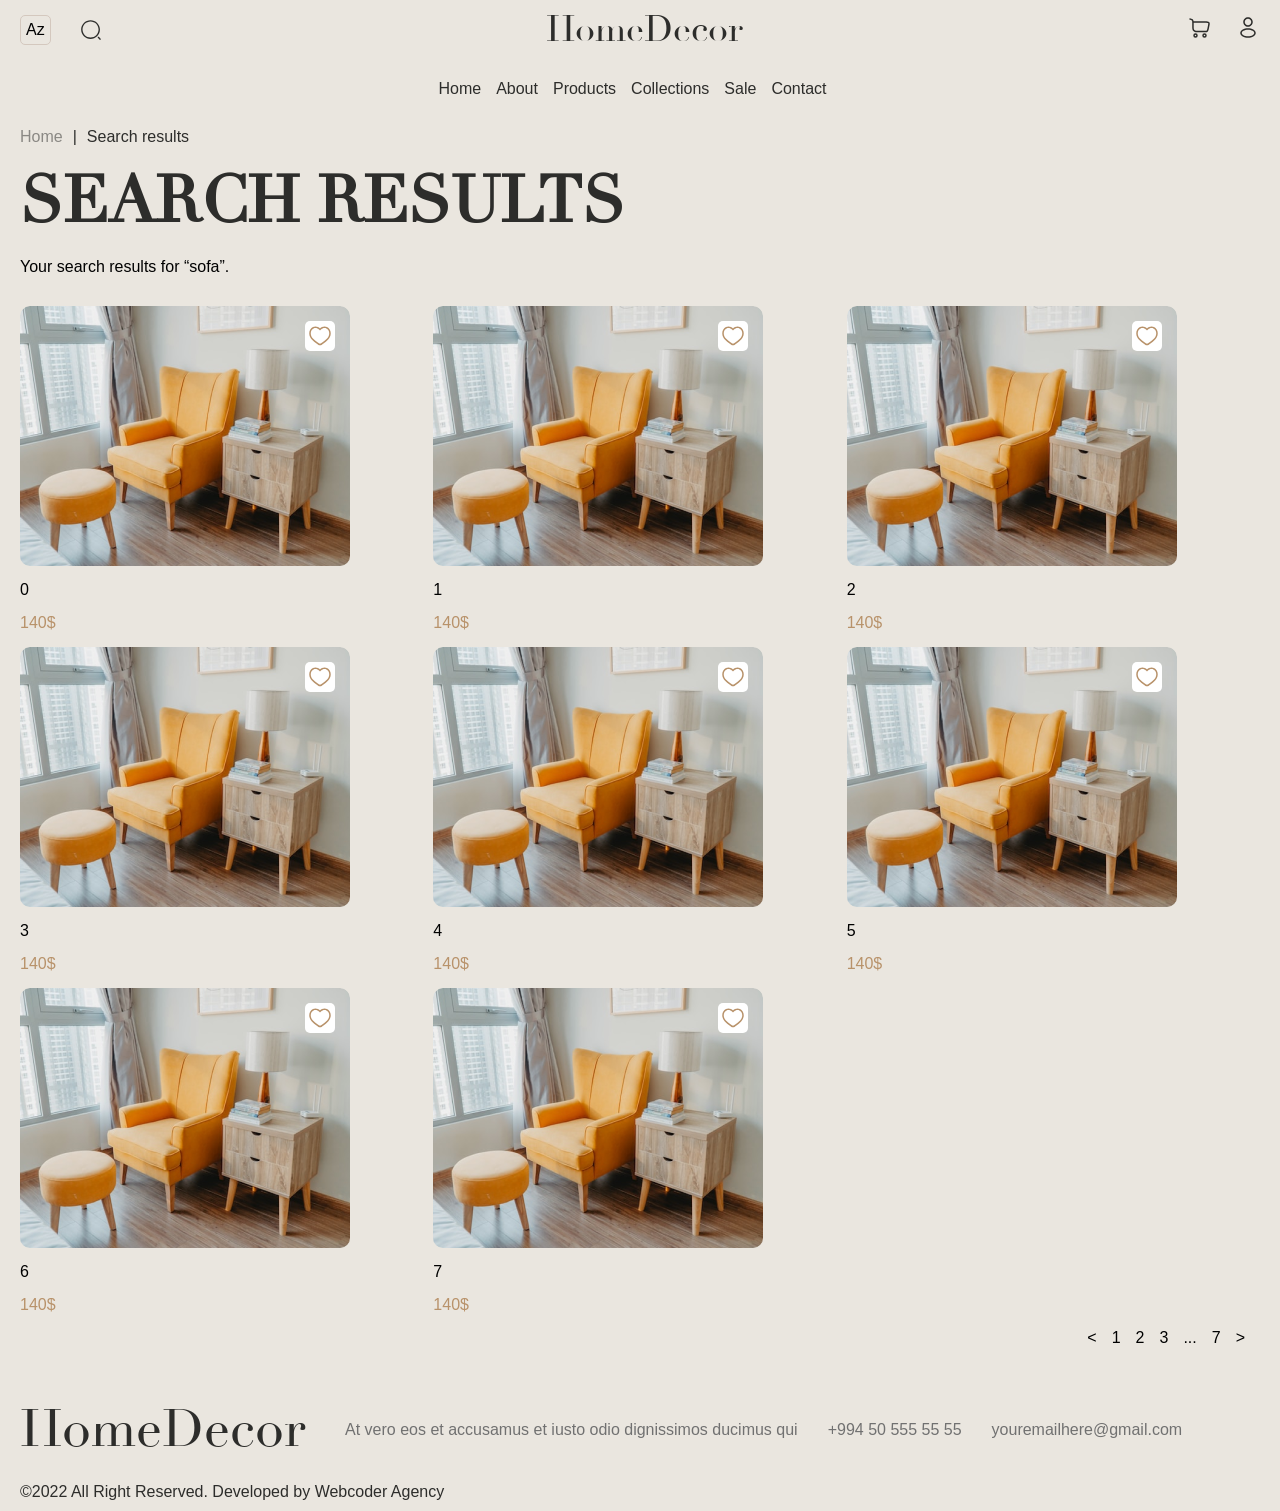
<file: html/search-results.html>
<!DOCTYPE html>
<html lang="en">
<head>
    <meta charset="UTF-8">
    <meta http-equiv="X-UA-Compatible" content="IE=edge">
    <meta name="viewport" content="width=device-width, initial-scale=1.0">
    <link rel="stylesheet" href="../css/search-results.css">
    <title>Search results</title>
</head>
<body>
    <div style="display: none;" class="shadow"></div> 
    <div style="display: none;" class="search-field">
        <svg  width="20" height="20" viewBox="0 0 20 20" fill="none" xmlns="http://www.w3.org/2000/svg">
            <path fill-rule="evenodd" clip-rule="evenodd" d="M9.54171 1.52081C5.11192 1.52081 1.52087 5.11186 1.52087 9.54165C1.52087 13.9714 5.11192 17.5625 9.54171 17.5625C13.9715 17.5625 17.5625 13.9714 17.5625 9.54165C17.5625 5.11186 13.9715 1.52081 9.54171 1.52081ZM0.145874 9.54165C0.145874 4.35247 4.35253 0.145813 9.54171 0.145813C14.7309 0.145813 18.9375 4.35247 18.9375 9.54165C18.9375 14.7308 14.7309 18.9375 9.54171 18.9375C4.35253 18.9375 0.145874 14.7308 0.145874 9.54165ZM16.8472 16.8472C17.1157 16.5787 17.551 16.5787 17.8195 16.8472L19.6528 18.6805C19.9213 18.949 19.9213 19.3843 19.6528 19.6528C19.3844 19.9213 18.9491 19.9213 18.6806 19.6528L16.8472 17.8195C16.5788 17.551 16.5788 17.1157 16.8472 16.8472Z" fill="#2D2D2B"/>
        </svg>
        <input placeholder="SEARCH OUR STORE" type="text">
        <div class="cross-icon" onclick="closeSearch()">
            <svg width="17" height="17" viewBox="0 0 17 17" fill="none" xmlns="http://www.w3.org/2000/svg">
                <path d="M16.0128 14.8631C16.0883 14.9386 16.1482 15.0282 16.189 15.1269C16.2299 15.2255 16.2509 15.3312 16.2509 15.438C16.2509 15.5447 16.2299 15.6504 16.189 15.7491C16.1482 15.8477 16.0883 15.9373 16.0128 16.0128C15.9373 16.0883 15.8477 16.1482 15.7491 16.189C15.6504 16.2299 15.5447 16.2509 15.438 16.2509C15.3312 16.2509 15.2255 16.2299 15.1269 16.189C15.0282 16.1482 14.9386 16.0883 14.8631 16.0128L8.12545 9.27412L1.3878 16.0128C1.23534 16.1653 1.02856 16.2509 0.812952 16.2509C0.597344 16.2509 0.390566 16.1653 0.238108 16.0128C0.08565 15.8603 4.25015e-09 15.6536 0 15.438C-4.25015e-09 15.2223 0.08565 15.0156 0.238108 14.8631L6.97678 8.12545L0.238108 1.3878C0.08565 1.23534 -1.60641e-09 1.02856 0 0.812952C1.60641e-09 0.597344 0.08565 0.390566 0.238108 0.238108C0.390566 0.08565 0.597344 1.60641e-09 0.812952 0C1.02856 -1.60641e-09 1.23534 0.08565 1.3878 0.238108L8.12545 6.97678L14.8631 0.238108C15.0156 0.08565 15.2223 -4.25015e-09 15.438 0C15.6536 4.25015e-09 15.8603 0.08565 16.0128 0.238108C16.1653 0.390566 16.2509 0.597344 16.2509 0.812952C16.2509 1.02856 16.1653 1.23534 16.0128 1.3878L9.27412 8.12545L16.0128 14.8631Z" fill="#2D2D2B"/>
            </svg>
        </div>
    </div>
    <div style="display: none;" class="mob-menu">
        <div class="mob-menu-top">
            <div class="basket-person-mob">
                <a class="basket-icon-link" href="basket.html">
                    <svg width="24" height="24" viewBox="0 0 24 24" fill="none" xmlns="http://www.w3.org/2000/svg">
                        <path d="M7.5 18C8.32843 18 9 18.6716 9 19.5C9 20.3284 8.32843 21 7.5 21C6.67157 21 6 20.3284 6 19.5C6 18.6716 6.67157 18 7.5 18Z" stroke="#2D2D2B" stroke-width="1.5"/>
                        <path d="M16.5 18.0001C17.3284 18.0001 18 18.6716 18 19.5001C18 20.3285 17.3284 21.0001 16.5 21.0001C15.6716 21.0001 15 20.3285 15 19.5001C15 18.6716 15.6716 18.0001 16.5 18.0001Z" stroke="#2D2D2B" stroke-width="1.5"/>
                        <path d="M2.26121 3.09184L2.50997 2.38429H2.50997L2.26121 3.09184ZM2.24876 2.29246C1.85799 2.15507 1.42984 2.36048 1.29246 2.75124C1.15507 3.14201 1.36048 3.57016 1.75124 3.70754L2.24876 2.29246ZM4.58584 4.32298L5.20507 3.89983V3.89983L4.58584 4.32298ZM5.88772 14.5862L5.34345 15.1022H5.34345L5.88772 14.5862ZM20.6578 9.88275L21.3923 10.0342L21.3933 10.0296L20.6578 9.88275ZM20.158 12.3075L20.8926 12.4589L20.158 12.3075ZM20.7345 6.69708L20.1401 7.15439L20.7345 6.69708ZM19.1336 15.0504L18.6598 14.469L19.1336 15.0504ZM5.70808 9.76V7.03836H4.20808V9.76H5.70808ZM2.50997 2.38429L2.24876 2.29246L1.75124 3.70754L2.01245 3.79938L2.50997 2.38429ZM10.9375 16.25H16.2404V14.75H10.9375V16.25ZM5.70808 7.03836C5.70808 6.3312 5.7091 5.7411 5.65719 5.26157C5.60346 4.76519 5.48705 4.31247 5.20507 3.89983L3.96661 4.74613C4.05687 4.87822 4.12657 5.05964 4.1659 5.42299C4.20706 5.8032 4.20808 6.29841 4.20808 7.03836H5.70808ZM2.01245 3.79938C2.68006 4.0341 3.11881 4.18965 3.44166 4.34806C3.74488 4.49684 3.87855 4.61727 3.96661 4.74613L5.20507 3.89983C4.92089 3.48397 4.54304 3.21763 4.10241 3.00143C3.68139 2.79485 3.14395 2.60719 2.50997 2.38429L2.01245 3.79938ZM4.20808 9.76C4.20808 11.2125 4.22171 12.2599 4.35876 13.0601C4.50508 13.9144 4.79722 14.5261 5.34345 15.1022L6.43198 14.0702C6.11182 13.7325 5.93913 13.4018 5.83723 12.8069C5.72607 12.1578 5.70808 11.249 5.70808 9.76H4.20808ZM10.9375 14.75C9.52069 14.75 8.53763 14.7482 7.79696 14.6432C7.08215 14.5418 6.70452 14.3576 6.43198 14.0702L5.34345 15.1022C5.93731 15.7286 6.69012 16.0013 7.58636 16.1283C8.45674 16.2518 9.56535 16.25 10.9375 16.25V14.75ZM4.95808 6.87H17.0888V5.37H4.95808V6.87ZM19.9232 9.73135L19.4235 12.1561L20.8926 12.4589L21.3923 10.0342L19.9232 9.73135ZM17.0888 6.87C17.9452 6.87 18.6989 6.871 19.2937 6.93749C19.5893 6.97053 19.8105 7.01643 19.9659 7.07105C20.1273 7.12776 20.153 7.17127 20.1401 7.15439L21.329 6.23978C21.094 5.93436 20.7636 5.76145 20.4632 5.65587C20.1567 5.54818 19.8101 5.48587 19.4604 5.44678C18.7646 5.369 17.9174 5.37 17.0888 5.37V6.87ZM21.3933 10.0296C21.5625 9.18167 21.7062 8.47024 21.7414 7.90038C21.7775 7.31418 21.7108 6.73617 21.329 6.23978L20.1401 7.15439C20.2021 7.23508 20.2706 7.38037 20.2442 7.80797C20.2168 8.25191 20.1002 8.84478 19.9223 9.73595L21.3933 10.0296ZM16.2404 16.25C17.0021 16.25 17.6413 16.2513 18.1566 16.1882C18.6923 16.1227 19.1809 15.9794 19.6074 15.6318L18.6598 14.469C18.5346 14.571 18.3571 14.6525 17.9744 14.6994C17.5712 14.7487 17.0397 14.75 16.2404 14.75V16.25ZM19.4235 12.1561C19.2621 12.9389 19.1535 13.4593 19.0238 13.8442C18.9007 14.2095 18.785 14.367 18.6598 14.469L19.6074 15.6318C20.0339 15.2842 20.2729 14.8346 20.4453 14.3232C20.6111 13.8312 20.7388 13.2049 20.8926 12.4589L19.4235 12.1561Z" fill="#2D2D2B"/>
                    </svg>
                    <div style="display: none;" class="basket-circle">1</div>
                </a>

                <a href="my-account.html">
                    <svg width="24" height="24" viewBox="0 0 24 24" fill="none" xmlns="http://www.w3.org/2000/svg">
                        <path fill-rule="evenodd" clip-rule="evenodd" d="M12 1.25C9.37665 1.25 7.25 3.37665 7.25 6C7.25 8.62335 9.37665 10.75 12 10.75C14.6234 10.75 16.75 8.62335 16.75 6C16.75 3.37665 14.6234 1.25 12 1.25ZM8.75 6C8.75 4.20507 10.2051 2.75 12 2.75C13.7949 2.75 15.25 4.20507 15.25 6C15.25 7.79493 13.7949 9.25 12 9.25C10.2051 9.25 8.75 7.79493 8.75 6Z" fill="#2D2D2B"/>
                        <path fill-rule="evenodd" clip-rule="evenodd" d="M12 12.25C9.96067 12.25 8.07752 12.7208 6.67815 13.5204C5.3 14.3079 4.25 15.5101 4.25 17C4.25 18.4899 5.3 19.6921 6.67815 20.4796C8.07752 21.2792 9.96067 21.75 12 21.75C14.0393 21.75 15.9225 21.2792 17.3219 20.4796C18.7 19.6921 19.75 18.4899 19.75 17C19.75 15.5101 18.7 14.3079 17.3219 13.5204C15.9225 12.7208 14.0393 12.25 12 12.25ZM5.75 17C5.75 16.2807 6.26701 15.483 7.42236 14.8228C8.55649 14.1747 10.1733 13.75 12 13.75C13.8267 13.75 15.4435 14.1747 16.5776 14.8228C17.733 15.483 18.25 16.2807 18.25 17C18.25 17.7193 17.733 18.517 16.5776 19.1772C15.4435 19.8253 13.8267 20.25 12 20.25C10.1733 20.25 8.55649 19.8253 7.42236 19.1772C6.26701 18.517 5.75 17.7193 5.75 17Z" fill="#2D2D2B"/>
                    </svg>
                </a>
            </div>
            <div class="cross-icon" onclick="closeMobMenu()">
                <svg width="17" height="17" viewBox="0 0 17 17" fill="none" xmlns="http://www.w3.org/2000/svg">
                    <path d="M16.0128 14.8631C16.0883 14.9386 16.1482 15.0282 16.189 15.1269C16.2299 15.2255 16.2509 15.3312 16.2509 15.438C16.2509 15.5447 16.2299 15.6504 16.189 15.7491C16.1482 15.8477 16.0883 15.9373 16.0128 16.0128C15.9373 16.0883 15.8477 16.1482 15.7491 16.189C15.6504 16.2299 15.5447 16.2509 15.438 16.2509C15.3312 16.2509 15.2255 16.2299 15.1269 16.189C15.0282 16.1482 14.9386 16.0883 14.8631 16.0128L8.12545 9.27412L1.3878 16.0128C1.23534 16.1653 1.02856 16.2509 0.812952 16.2509C0.597344 16.2509 0.390566 16.1653 0.238108 16.0128C0.08565 15.8603 4.25015e-09 15.6536 0 15.438C-4.25015e-09 15.2223 0.08565 15.0156 0.238108 14.8631L6.97678 8.12545L0.238108 1.3878C0.08565 1.23534 -1.60641e-09 1.02856 0 0.812952C1.60641e-09 0.597344 0.08565 0.390566 0.238108 0.238108C0.390566 0.08565 0.597344 1.60641e-09 0.812952 0C1.02856 -1.60641e-09 1.23534 0.08565 1.3878 0.238108L8.12545 6.97678L14.8631 0.238108C15.0156 0.08565 15.2223 -4.25015e-09 15.438 0C15.6536 4.25015e-09 15.8603 0.08565 16.0128 0.238108C16.1653 0.390566 16.2509 0.597344 16.2509 0.812952C16.2509 1.02856 16.1653 1.23534 16.0128 1.3878L9.27412 8.12545L16.0128 14.8631Z" fill="#2D2D2B"/>
                </svg>
            </div>
        </div>
        <ul class="nav-menu">
            <li class="nav-elem">
                <a href="index.html">Home</a>
            </li>
            <li class="nav-elem">
                <a href="about-us.html">About</a>
            </li>
            <li class="nav-elem">
                <a href="products.html">Products</a>
            </li>
            <li class="nav-elem">
                <a href="collections.html">Collections</a>
            </li>
            <li class="nav-elem">
                <a href="product.html">Sale</a>
            </li>
            <li class="nav-elem">
                <a href="contact.html">Contact</a>
            </li>
        </ul>
        <div class="langs-container">
            <div>Az</div>
            <div>En</div>
            <div>Ru</div>
        </div>
    </div>
    <div class="container">
      <div class="header">
        <div class="header-top">
            <div class="lang-search">
                <div class="lang">Az</div>
                <svg onclick="openSearch()" class="search-icon" width="20" height="20" viewBox="0 0 20 20" fill="none" xmlns="http://www.w3.org/2000/svg">
                    <path fill-rule="evenodd" clip-rule="evenodd" d="M9.54171 1.52081C5.11192 1.52081 1.52087 5.11186 1.52087 9.54165C1.52087 13.9714 5.11192 17.5625 9.54171 17.5625C13.9715 17.5625 17.5625 13.9714 17.5625 9.54165C17.5625 5.11186 13.9715 1.52081 9.54171 1.52081ZM0.145874 9.54165C0.145874 4.35247 4.35253 0.145813 9.54171 0.145813C14.7309 0.145813 18.9375 4.35247 18.9375 9.54165C18.9375 14.7308 14.7309 18.9375 9.54171 18.9375C4.35253 18.9375 0.145874 14.7308 0.145874 9.54165ZM16.8472 16.8472C17.1157 16.5787 17.551 16.5787 17.8195 16.8472L19.6528 18.6805C19.9213 18.949 19.9213 19.3843 19.6528 19.6528C19.3844 19.9213 18.9491 19.9213 18.6806 19.6528L16.8472 17.8195C16.5788 17.551 16.5788 17.1157 16.8472 16.8472Z" fill="#2D2D2B"/>
                </svg>
            </div>
            <h4 class="header-top-title">HomeDecor</h4>
            <div class="basket-person">
                <a class="basket-icon-link basket-icon-comp" href="basket.html">
                    <svg width="24" height="24" viewBox="0 0 24 24" fill="none" xmlns="http://www.w3.org/2000/svg">
                        <path d="M7.5 18C8.32843 18 9 18.6716 9 19.5C9 20.3284 8.32843 21 7.5 21C6.67157 21 6 20.3284 6 19.5C6 18.6716 6.67157 18 7.5 18Z" stroke="#2D2D2B" stroke-width="1.5"/>
                        <path d="M16.5 18.0001C17.3284 18.0001 18 18.6716 18 19.5001C18 20.3285 17.3284 21.0001 16.5 21.0001C15.6716 21.0001 15 20.3285 15 19.5001C15 18.6716 15.6716 18.0001 16.5 18.0001Z" stroke="#2D2D2B" stroke-width="1.5"/>
                        <path d="M2.26121 3.09184L2.50997 2.38429H2.50997L2.26121 3.09184ZM2.24876 2.29246C1.85799 2.15507 1.42984 2.36048 1.29246 2.75124C1.15507 3.14201 1.36048 3.57016 1.75124 3.70754L2.24876 2.29246ZM4.58584 4.32298L5.20507 3.89983V3.89983L4.58584 4.32298ZM5.88772 14.5862L5.34345 15.1022H5.34345L5.88772 14.5862ZM20.6578 9.88275L21.3923 10.0342L21.3933 10.0296L20.6578 9.88275ZM20.158 12.3075L20.8926 12.4589L20.158 12.3075ZM20.7345 6.69708L20.1401 7.15439L20.7345 6.69708ZM19.1336 15.0504L18.6598 14.469L19.1336 15.0504ZM5.70808 9.76V7.03836H4.20808V9.76H5.70808ZM2.50997 2.38429L2.24876 2.29246L1.75124 3.70754L2.01245 3.79938L2.50997 2.38429ZM10.9375 16.25H16.2404V14.75H10.9375V16.25ZM5.70808 7.03836C5.70808 6.3312 5.7091 5.7411 5.65719 5.26157C5.60346 4.76519 5.48705 4.31247 5.20507 3.89983L3.96661 4.74613C4.05687 4.87822 4.12657 5.05964 4.1659 5.42299C4.20706 5.8032 4.20808 6.29841 4.20808 7.03836H5.70808ZM2.01245 3.79938C2.68006 4.0341 3.11881 4.18965 3.44166 4.34806C3.74488 4.49684 3.87855 4.61727 3.96661 4.74613L5.20507 3.89983C4.92089 3.48397 4.54304 3.21763 4.10241 3.00143C3.68139 2.79485 3.14395 2.60719 2.50997 2.38429L2.01245 3.79938ZM4.20808 9.76C4.20808 11.2125 4.22171 12.2599 4.35876 13.0601C4.50508 13.9144 4.79722 14.5261 5.34345 15.1022L6.43198 14.0702C6.11182 13.7325 5.93913 13.4018 5.83723 12.8069C5.72607 12.1578 5.70808 11.249 5.70808 9.76H4.20808ZM10.9375 14.75C9.52069 14.75 8.53763 14.7482 7.79696 14.6432C7.08215 14.5418 6.70452 14.3576 6.43198 14.0702L5.34345 15.1022C5.93731 15.7286 6.69012 16.0013 7.58636 16.1283C8.45674 16.2518 9.56535 16.25 10.9375 16.25V14.75ZM4.95808 6.87H17.0888V5.37H4.95808V6.87ZM19.9232 9.73135L19.4235 12.1561L20.8926 12.4589L21.3923 10.0342L19.9232 9.73135ZM17.0888 6.87C17.9452 6.87 18.6989 6.871 19.2937 6.93749C19.5893 6.97053 19.8105 7.01643 19.9659 7.07105C20.1273 7.12776 20.153 7.17127 20.1401 7.15439L21.329 6.23978C21.094 5.93436 20.7636 5.76145 20.4632 5.65587C20.1567 5.54818 19.8101 5.48587 19.4604 5.44678C18.7646 5.369 17.9174 5.37 17.0888 5.37V6.87ZM21.3933 10.0296C21.5625 9.18167 21.7062 8.47024 21.7414 7.90038C21.7775 7.31418 21.7108 6.73617 21.329 6.23978L20.1401 7.15439C20.2021 7.23508 20.2706 7.38037 20.2442 7.80797C20.2168 8.25191 20.1002 8.84478 19.9223 9.73595L21.3933 10.0296ZM16.2404 16.25C17.0021 16.25 17.6413 16.2513 18.1566 16.1882C18.6923 16.1227 19.1809 15.9794 19.6074 15.6318L18.6598 14.469C18.5346 14.571 18.3571 14.6525 17.9744 14.6994C17.5712 14.7487 17.0397 14.75 16.2404 14.75V16.25ZM19.4235 12.1561C19.2621 12.9389 19.1535 13.4593 19.0238 13.8442C18.9007 14.2095 18.785 14.367 18.6598 14.469L19.6074 15.6318C20.0339 15.2842 20.2729 14.8346 20.4453 14.3232C20.6111 13.8312 20.7388 13.2049 20.8926 12.4589L19.4235 12.1561Z" fill="#2D2D2B"/>
                    </svg>
                    <div style="display: none;" class="basket-circle">1</div>
                </a>
                <a href="my-account.html">
                    <svg width="24" height="24" viewBox="0 0 24 24" fill="none" xmlns="http://www.w3.org/2000/svg">
                        <path fill-rule="evenodd" clip-rule="evenodd" d="M12 1.25C9.37665 1.25 7.25 3.37665 7.25 6C7.25 8.62335 9.37665 10.75 12 10.75C14.6234 10.75 16.75 8.62335 16.75 6C16.75 3.37665 14.6234 1.25 12 1.25ZM8.75 6C8.75 4.20507 10.2051 2.75 12 2.75C13.7949 2.75 15.25 4.20507 15.25 6C15.25 7.79493 13.7949 9.25 12 9.25C10.2051 9.25 8.75 7.79493 8.75 6Z" fill="#2D2D2B"/>
                        <path fill-rule="evenodd" clip-rule="evenodd" d="M12 12.25C9.96067 12.25 8.07752 12.7208 6.67815 13.5204C5.3 14.3079 4.25 15.5101 4.25 17C4.25 18.4899 5.3 19.6921 6.67815 20.4796C8.07752 21.2792 9.96067 21.75 12 21.75C14.0393 21.75 15.9225 21.2792 17.3219 20.4796C18.7 19.6921 19.75 18.4899 19.75 17C19.75 15.5101 18.7 14.3079 17.3219 13.5204C15.9225 12.7208 14.0393 12.25 12 12.25ZM5.75 17C5.75 16.2807 6.26701 15.483 7.42236 14.8228C8.55649 14.1747 10.1733 13.75 12 13.75C13.8267 13.75 15.4435 14.1747 16.5776 14.8228C17.733 15.483 18.25 16.2807 18.25 17C18.25 17.7193 17.733 18.517 16.5776 19.1772C15.4435 19.8253 13.8267 20.25 12 20.25C10.1733 20.25 8.55649 19.8253 7.42236 19.1772C6.26701 18.517 5.75 17.7193 5.75 17Z" fill="#2D2D2B"/>
                    </svg>
                </a>
            </div>
            <div class="search-mob-menu">
                <svg onclick="openSearch()" width="20" height="20" viewBox="0 0 20 20" fill="none" xmlns="http://www.w3.org/2000/svg">
                    <path fill-rule="evenodd" clip-rule="evenodd" d="M9.54171 1.52081C5.11192 1.52081 1.52087 5.11186 1.52087 9.54165C1.52087 13.9714 5.11192 17.5625 9.54171 17.5625C13.9715 17.5625 17.5625 13.9714 17.5625 9.54165C17.5625 5.11186 13.9715 1.52081 9.54171 1.52081ZM0.145874 9.54165C0.145874 4.35247 4.35253 0.145813 9.54171 0.145813C14.7309 0.145813 18.9375 4.35247 18.9375 9.54165C18.9375 14.7308 14.7309 18.9375 9.54171 18.9375C4.35253 18.9375 0.145874 14.7308 0.145874 9.54165ZM16.8472 16.8472C17.1157 16.5787 17.551 16.5787 17.8195 16.8472L19.6528 18.6805C19.9213 18.949 19.9213 19.3843 19.6528 19.6528C19.3844 19.9213 18.9491 19.9213 18.6806 19.6528L16.8472 17.8195C16.5788 17.551 16.5788 17.1157 16.8472 16.8472Z" fill="#2D2D2B"/>
                </svg>
                <svg class="mob-menu-icon" onclick="openMobMenu()" width="18" height="14" viewBox="0 0 18 14" fill="none" xmlns="http://www.w3.org/2000/svg">
                    <path d="M1 1H17M1 7H17M1 13H17" stroke="#2D2D2B" stroke-width="2" stroke-linecap="round" stroke-linejoin="round"/>
                </svg>
            </div>
        </div>
            <div class="nav-menu-container">
                <ul class="nav-menu">
                    <li class="nav-elem">
                        <a href="index.html">Home</a>
                    </li>
                    <li class="nav-elem">
                        <a href="about-us.html">About</a>
                    </li>
                    <li class="nav-elem">
                        <a href="products.html">Products</a>
                    </li>
                    <li class="nav-elem">
                        <a href="collections.html">Collections</a>
                    </li>
                    <li class="nav-elem">
                        <a href="product.html">Sale</a>
                    </li>
                    <li class="nav-elem">
                        <a href="contact.html">Contact</a>
                    </li>
                </ul>
            </div>
        </div>
        <ul class="page-nav">
            <li class="nav-elem1">
                <a href="index.html">Home</a>
            </li>
            <li class="nav-elem2">|</li>
            <li class="nav-elem2">Search results</li>
        </ul>
        <div class="search-result-container">
            <div class="search-result-top">
                <h2>SEARCH RESULTS</h2>
            </div>
            <div class="search-word">Your search results for “sofa”.</div>
            <div class="search-elems"></div>
            <div class="pages-container">
                <ul>
                    <li><</li>
                    <li>1</li>
                    <li>2</li>
                    <li>3</li>
                    <li>...</li>
                    <li>7</li>
                    <li>></li>
                </ul>
            </div>
        </div>
        <div class="footer">
            <div class="footer-top">
                <div class="footer-title">HomeDecor</div>
                <ul class="footer-top-elems">
                    <li class="footer-top-elem">At vero eos et accusamus et iusto odio dignissimos ducimus qui </li>
                    <li class="footer-top-elem">+994 50 555 55 55</li>
                    <li class="footer-top-elem">youremailhere@gmail.com</li>
                </ul>
            </div>
            <div class="footer-bottom">
                <div>©2022 All Right Reserved. Developed by Webcoder Agency</div>
            </div>
        </div>
    </div>
    <script src="../js/general.js"></script>
    <script>
        initProducts('search-elems')
    </script>
</body>
</html>
</file>
<file: css/index.css>
@import "general.css";
@import "media/index.css";
@import "contact-us.css";
@import "footer.css";

.discount-container,.discount-block,.products-top
.lines-collections,.products-top,.header-phrase-img {
    display: flex;
}
.header-phrase-img {
    margin-bottom: 30px;
}
.slider1 {
    margin-bottom: 30px;
}
.phrase-text {
    line-height: 24px;
    color: #2D2D2B;
}
.header-phrase-left {
    padding-top: 300px;
    position: relative;
    margin-right: 30px;
}
.header-phrase-left > h1 {
    width: 830px;
    top: 110px;
    position: absolute;
}
/* .header-phrase-left > h1 {
    white-space: pre-line;
} */
.phrase-text {
    margin-bottom: 30px;
}
.slider1-elem {
    display: flex;
    align-items: flex-end;
    height: 175px;
    width: 300px;
    border-radius: 10px;
    background-image: url("../pics/home2.png");
    background-size: contain;
    background-repeat: no-repeat;
    overflow: hidden;
}

.tall-line1 {
    height: 5px;
    background: var(--brown);
}
.tall-line1 {
    width: 40%;
}
.about-us-container,.most-popular-container,.products-container {
    padding: 0 20px;
}
.about-us-container {
    margin-bottom: 100px;
}
.about-us-txt-btn {
    flex-direction: column;
}
.about-us-main-words {
    margin-bottom: 30px;
}
.discount-container {
    height: 300px;
    width: 100%;
    align-items: center;
    justify-content: center;
    background-image: url("/pics/home4.png");
    background-repeat: no-repeat;
   background-size: cover;
   margin-bottom: 100px;
}
.discount-block > h2,.discount-txt {
    color: #fff;
}
.discount-txt {
    width: 440px;
    line-height: 24px;
    text-align: center;
}
.discount-block {
    flex-direction: column;
    align-items: center;
}
.discount-block > *:not(:last-child) {
    margin-bottom: 30px;
}
.products-container {
    margin-bottom: 50px;
}
.products-top {
    justify-content: space-between;
    align-items: center;
    margin-bottom: 50px;
}
.see-all,.see-all-mob {
    text-decoration: underline;
    color: var(--brown);
    cursor: pointer;
}
.see-all-mob {
    display: none;
}
.most-popular-title {
    margin-bottom: 50px;
}
.collections-container {
    background: var(--lightmilk);
    padding: 50px 20px;
    margin-bottom: 50px;
}
.lines-collections {
    align-items: center;
}
.collections-slider-mob {
    display: none;
}
.basket-icon-link {
    position: relative;
}
.basket-circle {
    display: flex;
    align-items: center;
    justify-content: center;
    height: 18px;
    width: 18px;
    background: #2D2D2B;
    border-radius: 50%;
    position: absolute;
    color: #fff;
    top: -14px;
    left: 13px;
}
.shop-now-btn-text > a {
    color: var(--lightgray);
}
</file>
<file: css/about-us.css>
@import "general.css";
@import "./media/about-us.css";

.txt-img,.about-us-info-wrapper,.about-us-info {
    display: flex;
}
.about-us-container {
    padding: 0 20px;
    margin-bottom: 100px;
}
.about-us-container > h2 {
    margin-bottom: 50px;
}
.txt-img {
    margin-bottom: 100px;
}
.about-us-info-wrapper {
    justify-content: center;
}
.about-us-info {
    width: 80%;
    justify-content: space-between;
}
.number {
    color: var(--brown);
    margin-bottom: 20px;
}
.word {
    text-align: center;
    font-size: 20px;
    color: #2D2D2B;
}
</file>
<file: css/basket.css>
@import "general.css";
@import "./media/basket.css";

.elems-summary,.basket-elem,.item-count,.total-price,.qty-color {
    display: flex;
}
.basket-container {
    padding: 0 20px;
}
.basket-container > h2 {
    margin-bottom: 50px;
}
.elems-summary {
    justify-content: space-between;
}
.basket-elems {
    margin-bottom: 40px;
    margin-right: 25px;
}
.basket-elem {
    border: 1px solid var(--lightmilk);
    border-radius: 10px;
    justify-content: space-between;
    align-items: center;
    padding: 10px 30px;
}
.basket-elem > div:not(:last-child),.basket-elem > img {
    margin-right: 20px;
}
.price {
    font-weight: 400;
    font-size: 24px;
    color: #2D2D2B;
}
.go-back {
    text-decoration: underline;
    color: var(--brown);
    font-weight: 500;
    cursor: pointer;
}
.cross {
    cursor: pointer;
}
.summary {
    width: 330px;
    background: #DFD7CF;
    padding: 20px;
    border-radius: 10px;
}
.summary > h4,.summary > div {
    margin-bottom: 15px;
}
.item-count,.total-price {
    justify-content: space-between;
}
.item-count > div,.total-price > div {
    font-weight: 600;
    color: #2D2D2B;
}
.qty-color {
    align-items: center;
}
.circle1 {
    height: 25px;
    width: 25px;
    background: var(--brown);
    border-radius: 50%;
    margin-right: 20px;
}
</file>
<file: css/checkout.css>
@import "general.css";
@import "./media/checkout.css";

.input-block,.checkout-top,.input-blocks,.checkout-bottom,.radio-elem,.circle1-container {
    display: flex;
}
.checkout-container {
    padding: 0 20px;
}
.checkout-container > h2 {
    margin-bottom: 25px;
}
.personal-info > .subtitle,.card-info > .subtitle {
    margin-bottom: 20px;
}
.input-blocks > .input-block:first-child {
    margin-right: 20px;
}
.input-block {
    flex-direction: column;
}
.personal-info {
    margin-right: 100px;
}
.checkout-container input {
    border-radius: 10px;
    border: 1px solid var(--lightmilk);
    outline: none;
    padding: 15px;
    background: transparent;
    margin-bottom: 20px;
}
.checkout-container input::placeholder {
    color: var(--gray);
}
.payment-method {
    margin-right: 40px;
}
.payment-method > .subtitle,.delivery-method > .subtitle {
    margin-bottom: 10px;
}
.delivery-method {
    margin-right: 40px;
}
.radio-elem {
    align-items: center;
    cursor: pointer;
    margin-bottom: 10px;
}
.radio-elem > input {
    display: none;
    opacity: 0;
}
.circle1-container {
    height: 20px;
    width: 20px;
    border-radius: 50%;
    border: 1px solid var(--gray);
    margin-right: 25px;
}
.radio-elem input:checked ~ .circle1-container {
    border: 1px solid var(--brown) !important;
}
.radio-elem input:checked ~ .circle1-container > .circle1 {
    height: 15px;
    width: 15px;
    background: var(--brown);
    border-radius: 50%;
}
.circle1-container {
    align-items: center;
    justify-content: center;
}
.btn-brown {
    width: 200px;
}
.radio-mob {
    display: none;
}
.dialog {
    display: flex;
    flex-direction: column;
    position: relative;
    width: 300px; 
    display: flex;
    height: 300px; 
    background: var(--lightgray); 
    padding: 10px;
}
.dialog > *:not(:last-child) {
    margin-bottom: 40px;
}
.cross {
    display: flex;
    justify-content: flex-end;
}
.dialog-msg {
    text-align: center;
}
.dialog-btn-container > .btn-brown > a {
    color: var(--lightgray);
}
.dialog-btn-container {
    display: flex;
    align-items: center;
    justify-content: center;
}
.dialog > h4 {
    text-align: center;
}
.cross {
    cursor: pointer;
}
.title2 {
    font-size: 20px;
    font-weight: 500;
}
</file>
<file: css/products.css>
@import "general.css";
@import "./media/products.css";

.filter-products,.sort-txt,.filter-elem {
    display: flex;
}
.products-container {
    padding: 0 20px;
}
.products-container > h2 {
    margin-bottom: 30px;
}
.products {
    display: grid;
    width: 100%;
    grid-template-columns: repeat(auto-fit, minmax(330px, 1fr));
}
.sort-txt {
    justify-content: space-between;
    margin-bottom: 50px;
}
.sort-txt > .subtitle {
    width: 300px;
}
.filter {
    margin-right: 50px;
}
.filter-title {
    margin-bottom: 30px;
    color: var(--brown);
    font-weight: 600;
}
.filter-elem {
    align-items: center;
    user-select: none;
    position: relative;
    cursor: pointer;
    margin-bottom: 15px;
}
.filter-elem input {
    position: absolute;
    opacity: 0;
    cursor: pointer;
    height: 0;
    width: 0;
}

.checkmark {
    width: 20px;
    height: 20px;
    margin-right: 10px;
    border: 1px solid var(--brown);
    border-radius: 5px;
}
.checkmark:after {
    content: "";
    position: absolute;
    display: none;
    left: 7px;
    top: 3px;
    width: 3px;
    height: 8px;
    border: solid var(--brown);
    border-width: 0 3px 3px 0;
    -webkit-transform: rotate(45deg);
    -ms-transform: rotate(45deg);
    transform: rotate(45deg);
}
.filter-elem input:checked ~ .checkmark:after {
    display: block !important;
}
.filter-name {
    color: #2D2D2B;
}
.filter-block {
    margin-bottom: 40px;
}
.mobile-btns {
    display: none;
}
</file>
<file: css/collection.css>
@import "general.css";
@import "media/collections.css";

.collections-container {
    padding: 0 20px;
}
.collections-container > .subtitle {
    width: 400px;
}
.collections-container > *:not(:last-child) {
    margin-bottom: 40px;
}
.collections {
    display: grid;
    grid-template-columns: repeat(auto-fit, minmax(330px, 1fr));
}
.collection {
    display: flex;
    align-items: flex-end;
    height: 180px;
    width: 300px;
    border-radius: 10px;
    background-image: url(../pics/collection1.png);
    background-size: contain;
    background-repeat: no-repeat;
    overflow: hidden;
    margin-bottom: 20px;
}
</file>
<file: css/general.css>
@import "root.css";
@import "header.css";
@import "font.css";
@import "media/general.css";
@import "contact-us.css";
@import "footer.css";

* {
    margin: 0;
    padding: 0;
    list-style-type: none;
    text-decoration: none;
    font-family: 'Raleway', sans-serif;
}
.like-btn-container,.like-btn,.page-nav,.pages-container,.pages-container > ul,
.buy-now-btn-normal,.lines,.btn-brown,.wishlist,.info,.qty,.qty > div {
    display: flex;
}
h1,h2,h3,h4,.mob-h2 {
    font-style: normal;
    font-family: 'Didot';
    font-weight: 700;
    color: #2D2D2B;
}
h1 {
    font-size: 72px;
    line-height: 86px;
}
h2 {
    font-size: 64px;
    line-height: 52px;
}
h3 {
    font-size: 48px;
    line-height: 52px;
}
h4 {
    font-size: 24px;
    line-height: 32px;
}
.shop-now-btn-normal,.learn-more-btn-normal,.sort-by-btn {
    display: flex;
}
.container {
    padding: 10px 0;
    background: var(--lightgray);
}
.shop-now-btn-normal,.buy-now-btn-normal {
    height: 50px;
    width: 300px;
    background: var(--brown);
    border-radius: 10px;
    align-items: center;
    justify-content: center;
    color: var(--lightgray);
    cursor: pointer;
}
.shop-now-btn-normal > svg {
    margin-right: 10px;
}
.shop-now-btn-text,.learn-more-btn-text {
    font-weight: 500;
}
.learn-more-btn-normal {
    height: 50px;
    width: 300px;
    border-radius: 10px;
    align-items: center;
    justify-content: center;
    color: var(--brown);
    cursor: pointer;
    border: 1px solid var(--brown);
}
.login-normal-btn {
    width: 300px;
    background: var(--brown);
    border-radius: 10px;
    padding: 15px 30px;
    align-items: center;
    justify-content: center;
    color: var(--lightgray);
    cursor: pointer;
    border: 0;
}
.btn-brown {
    height: 50px;
    background: var(--brown);
    border-radius: 10px;
    align-items: center;
    justify-content: center;
    color: var(--lightgray);
    cursor: pointer;
}
.product-price {
    color: var(--brown);
}
.product-img {
    height: 260px;
    width: 330px;
    background-image: url("../pics/home5.png");
    background-size: cover;
    border-radius: 10px;
}
.product > * {
    margin-bottom: 15px;
    margin-right: 20px;
}
.like-btn {
    align-items: center;
    justify-content: center;
    height: 30px;
    width: 30px;
    background: #fff;
    border-radius: 5px;
}
.like-btn-container {
    padding: 15px 15px 0 0;
    justify-content: flex-end;
    cursor: pointer;
}
.page-nav {
    padding-left: 20px;
    margin-bottom: 30px;
}
.page-nav > li {
    margin-right: 10px;
}
.nav-elem1,.nav-elem2,.nav-elem1 > a {
    color: #2D2D2B;
}
.nav-elem1 { 
    opacity: 0.5;
}
.about-us-txt {
    padding-top: 30px;
    margin-bottom: 100px;
}
.about-us-img {
    margin-right: 50px;
}
.about-us-first-paragraph,.about-us-second-paragraph {
    line-height: 24px;
    font-weight: 400;
    color: #2D2D2B;
}
.about-us-first-paragraph {
    margin-bottom: 15px;
}
.sort-by-btn {
    height: 50px;
    width: 300px;
    border-radius: 10px;
    align-items: center;
    justify-content: center;
    color: var(--brown);
    cursor: pointer;
    border: 1px solid var(--brown);
}
.subtitle {
    line-height: 24px;
    color:  #2D2D2B;
}
.pages-container {
    justify-content: flex-end;
}
.pages-container > ul > li {
    margin-right: 15px;
}
.slider-btns {
    display: flex;
    justify-content: flex-end;
    margin-bottom: 30px;
}
.circle {
    display: flex;
    height: 25px;
    width: 25px;
    align-items: center;
    justify-content: center;
    background: var(--brown);
    border-radius: 50%;
    margin-right: 10px;
    cursor: pointer;
}
.lines {
    align-items: center;
    margin-bottom: 100px;
}
.tall-line2 {
    width: 25%;
    height: 5px;
    background: var(--brown);
}
.thin-line {
    height: 2px;
    width: 100%;
    background: var(--lightmilk);
}
.blured-block-text {
    display: flex;
    height: 40px;
    width: 100%;
    align-items: center;
    justify-content: center;
    bottom: 0;
    color: var(--lightgray);
    font-weight: 600;
    background: rgba(255, 255, 255, 0.1);
    backdrop-filter: blur(7.5px);
}
.my-account-title {
    font-size: 32px;
    font-weight: 700;
    margin-bottom: 30px;
}
.info,.wishlist,.log-out {
    cursor: pointer;
}
.info > svg,.wishlist > svg,.log-out > svg {
    margin-right: 10px;
}
.info,.wishlist {
    margin-bottom: 20px;
}
.white-line {
    height: 1px;
    background: #fff;
    margin-bottom: 20px;
}
.plus,.num,.minus {
    height: 40px;
    width: 50px;
    border-radius: 10px;
    color: var(--brown);
    font-size: 20px;
    align-items: center;
    justify-content: center;
    cursor: pointer;
}
.plus,.num {
    margin-right: 15px;
}
.num {
    border: 1px solid var(--brown)
}
.plus,.minus {
    background: #E5DED4;
}
.shadow {
    height: 100vh;
    background:#2D2D2B;
    opacity: 0.3;
    position: absolute;
    width: 100%;
    z-index: 2;
}
.cross-icon {
    cursor: pointer;
}
.swiper-wrapper {
    cursor: grab !important;
}
.buy-now-btn-normal > svg,.learn-more-btn-normal > svg {
    margin-right: 5px;
}
.pages-container > ul > li {
    cursor: pointer;
}
.basket-icon-comp {
    padding-right: 20px;
}
</file>
<file: css/my-account.css>
@import "general.css";
@import "./media/my-account.css";

.account-container,.login,.wishlist-elem,.name-like,.account-wishlist,.account-login {
    display: flex;
}
.account-container {
    padding: 0 20px;
}
.login {
    flex-direction: column;
}
.login > input {
    border-radius: 10px;
    border: 1px solid var(--lightmilk);
    outline: none;
    padding: 15px;
    background: transparent;
    margin-bottom: 10px;
}
.account-right {
    width: 300px;
}
.name-like {
    margin-bottom: 50px;
}
.price {
    font-size: 20px;
    color: var(--brown);
}
.wishlist-container {
    width: 100%;
}
.wishlist-info {
    width: 100%;
}
.wishlist-elem {
    margin-bottom: 20px;
}
.name-like {
    justify-content: space-between;
}
.name {
    color: #2D2D2B;
    font-size: 20px;
}
.account-left {
    background: var(--lightmilk);
    border-radius: 10px;
    padding: 20px;
    margin-right: 100px;
    height: 293px;
}
.wishlist-img {
    height: 150px;
    width: 300px;
    border-radius: 10px;
    overflow: hidden;
    margin-right: 15px;
    background-repeat: no-repeat;
    background-image: url("../pics/wishlist1.png");
}
.like-btn-container {
    display: none;
}
.input1::placeholder {
    color: var(--gray);
}
.like-btn2 {
    cursor: pointer;
}
.heart-container1,.heart-container2 {
    margin-right: 10px;
}
</file>
<file: css/product.css>
@import "general.css";
@import "./media/product.css";

.circle-container,.circles,.slider-info,.buy-cart {
    display: flex;
}
.product-container {
    padding: 0 20px;
    margin-bottom: 50px;
}
.product-slider {
    height: 400px;
    width: 50%;
    margin-right: 20px;
}
.product-title {
    font-size: 32px;
    font-weight: 700;
    line-height: 44px;
    color: #2D2D2B;
}
.product-title-mob {
    display: none;
}
.colors > div:first-child {
    margin-bottom: 15px;
}
.product-buy > div:not(:last-child) {
    margin-bottom: 20px;
}
.circles {
    align-items: center;
}
.circles > div:not(:last-child) {
    margin-right: 10px;
}
.circle-container {
    height: 25px;
    width: 25px;
    align-items: center;
    justify-content: center;
    border-radius: 50%;
    border: 1px solid #539991;
}
.circle2 {
    height: 20px;
    width: 20px;
    border-radius: 50%;
}
.blue {
    background: #539991;
}
.black {
    background: #555555;
}
.brown {
    background: #B8926A;
}
.colors > div:first-child {
    color: #2D2D2B;
    font-weight: 600;
}
.price > h3 {
    color: var(--brown);
}
.buy-now-btn-normal {
    margin-right: 10px;
}
.similar-products-container {
    padding: 0 20px;
}
.similar-products-container > h3 {
    margin-bottom: 30px;
}
.similar-products > div:first-child {
    margin-bottom: 30px;
}
</file>
<file: sliders/slider1/slider.css>
.swiper {
    width: 100%;
    height: 100%;
  }

  /* .swiper-slide {
    text-align: center;
    font-size: 18px;
    background: #fff;
    display: flex;
    justify-content: center;
    align-items: center;
  } */

  .swiper-slide img {
    display: block;
    width: 100%;
    height: 100%;
    object-fit: cover;
  }

  .swiper {
    width: 100%;
    height: 300px;
    margin-left: auto;
    margin-right: auto;
  }

  .swiper-slide {
    background-size: cover;
    background-position: center;
  }

  .mySwiper6 {
    height: 80%;
    width: 100%;
  }

  .mySwiper7 {
    height: 20%;
    box-sizing: border-box;
    padding: 10px 0;
  }

  .mySwiper7 .swiper-slide {
    width: 25%;
    height: 100%;
    opacity: 0.4;
  }

  .mySwiper7 .swiper-slide-thumb-active {
    opacity: 1;
  }

  .swiper-slide img {
    display: block;
    width: 100%;
    height: 100%;
    object-fit: cover;
  }
</file>
<file: css/search-results.css>
@import "general.css";

.search-result-container {
    padding: 0 20px;
}
.search-result-top > h2,.search-word {
    margin-bottom: 30px;
}
.search-elems {
    display: grid;
    grid-template-columns: repeat(auto-fit, minmax(330px, 1fr));
}
</file>
